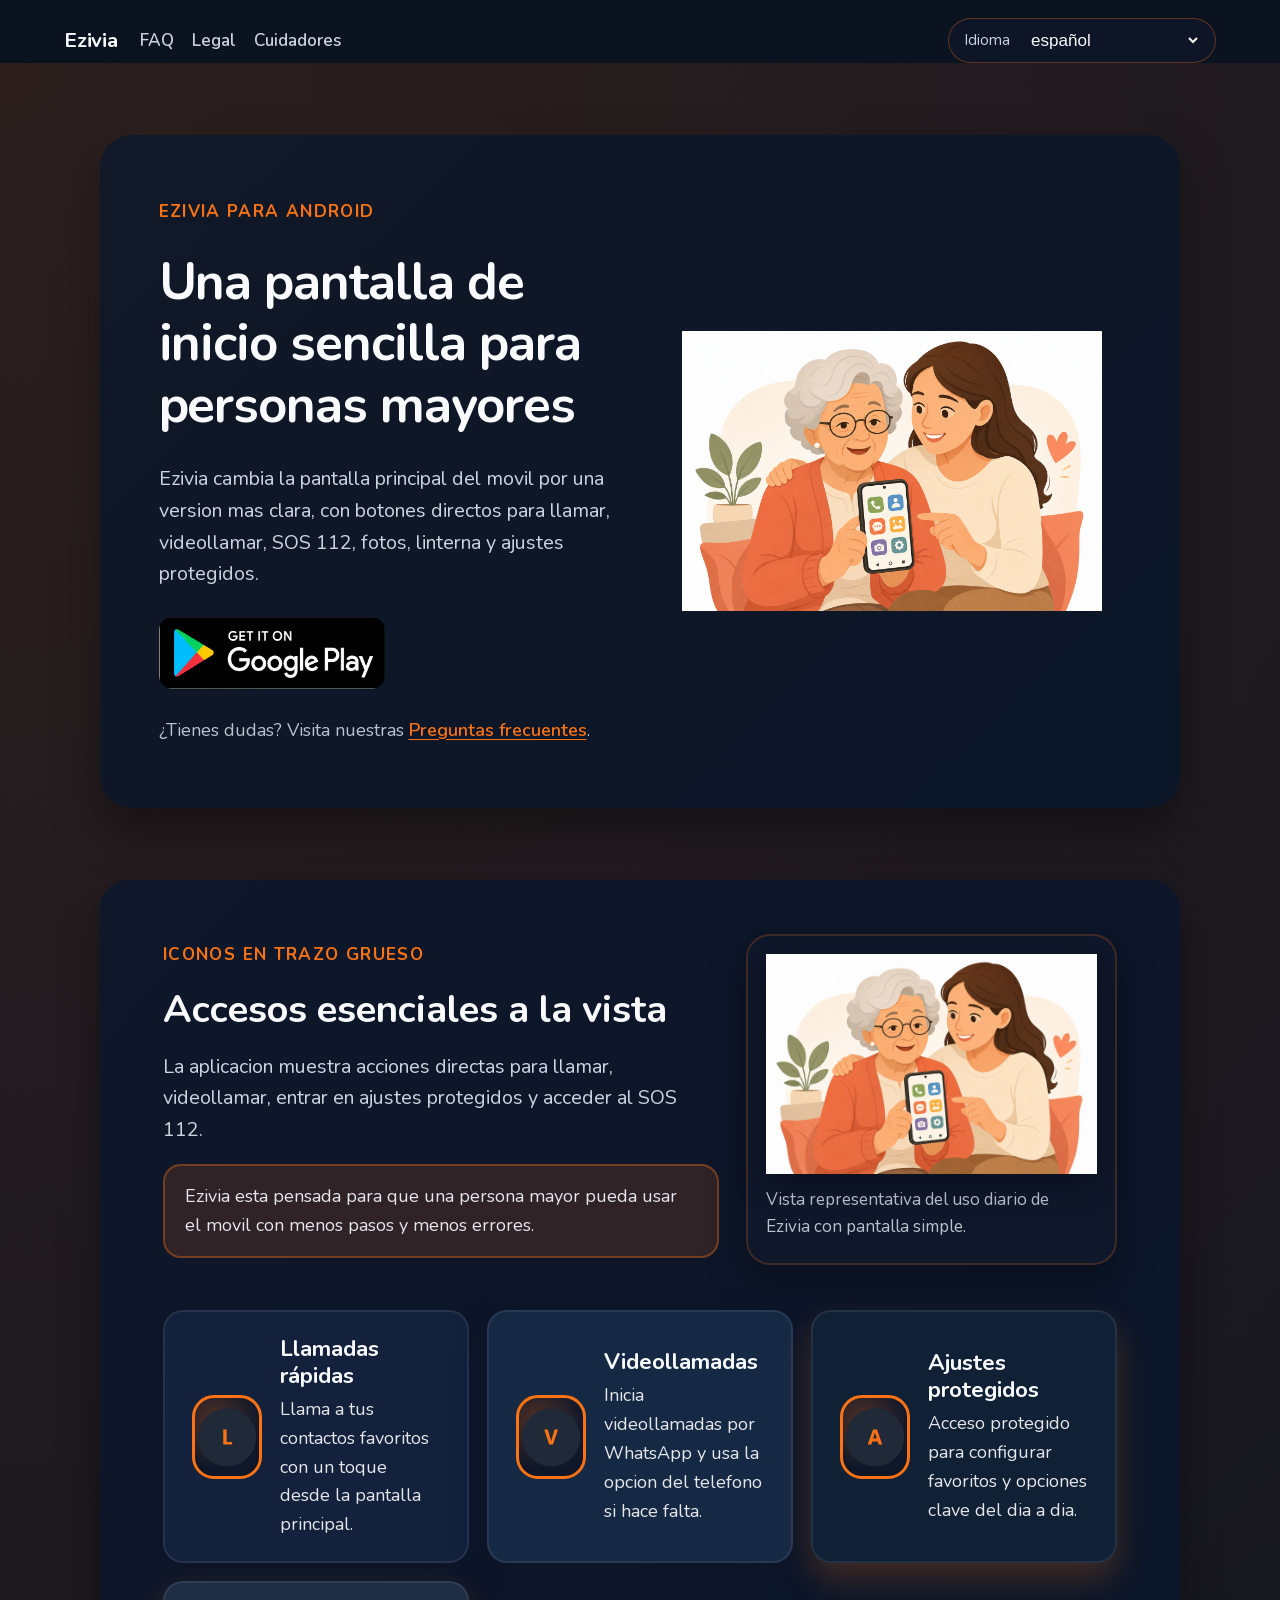
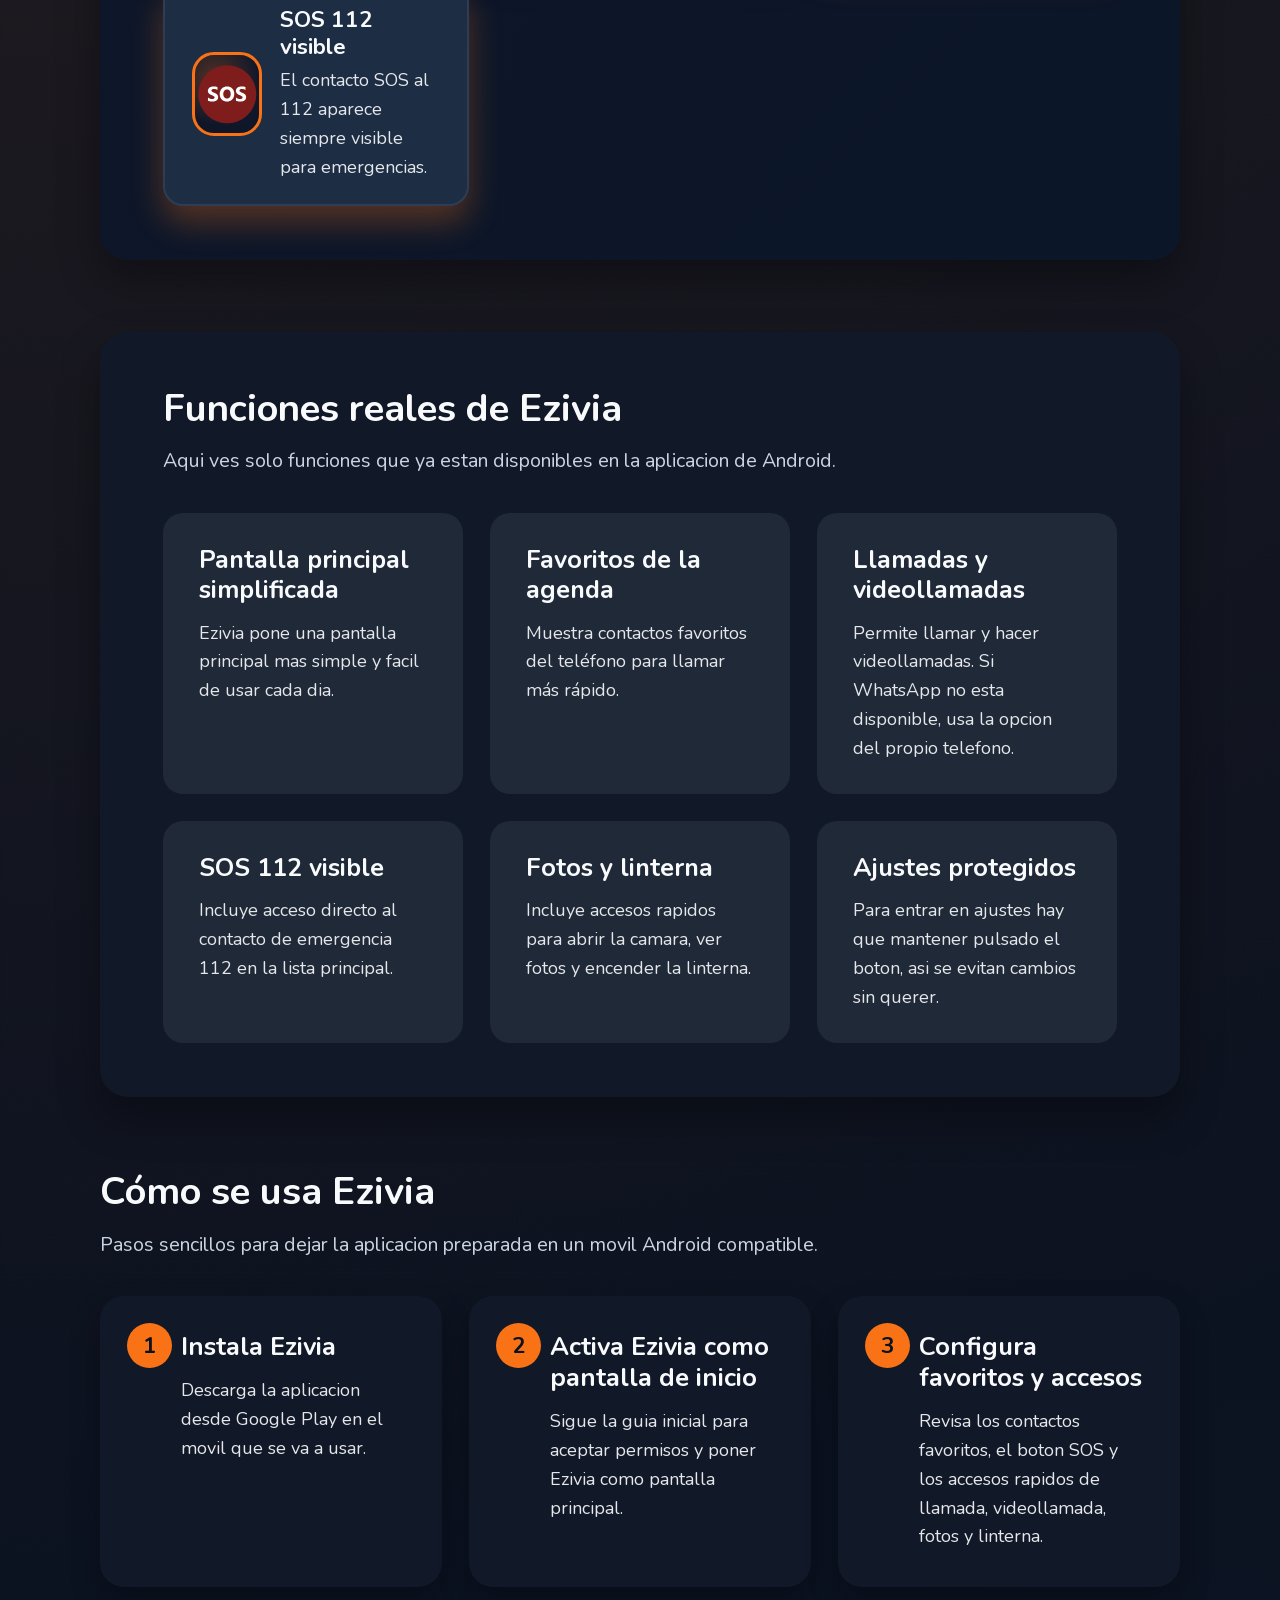
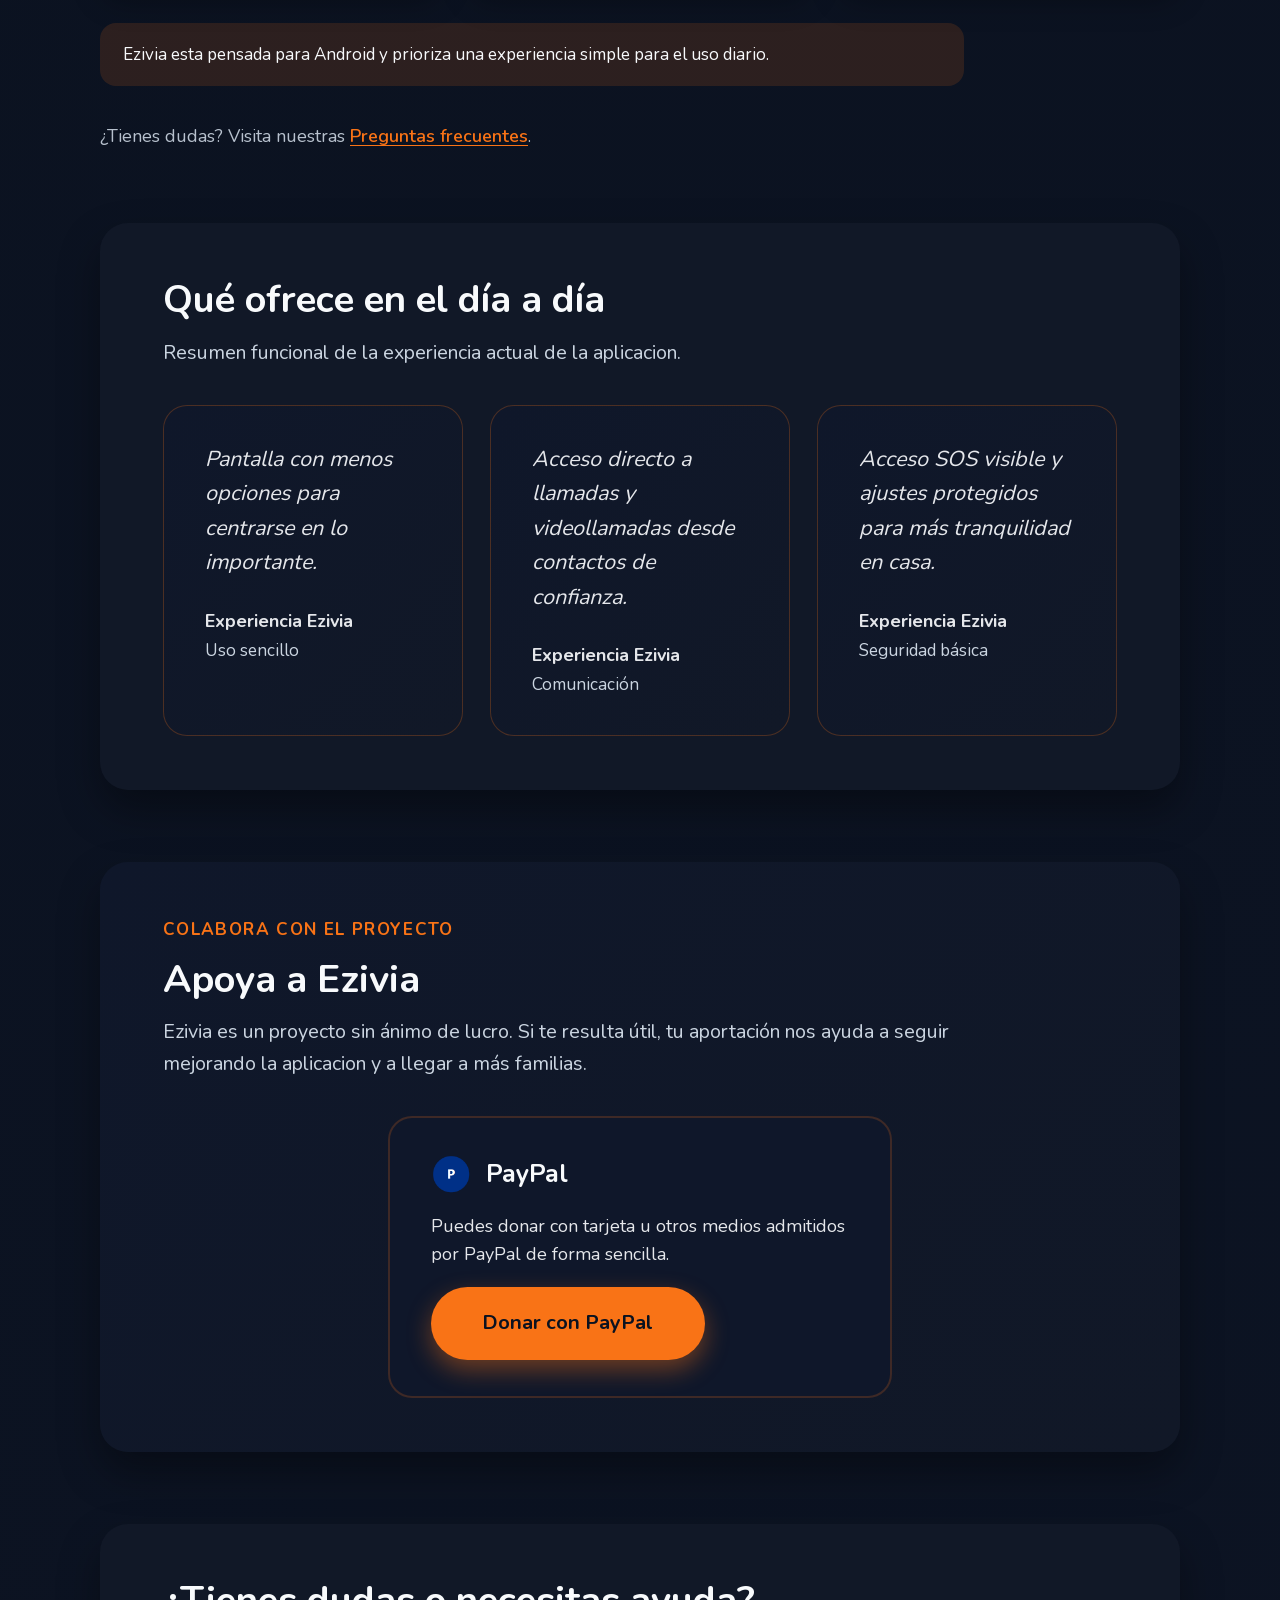
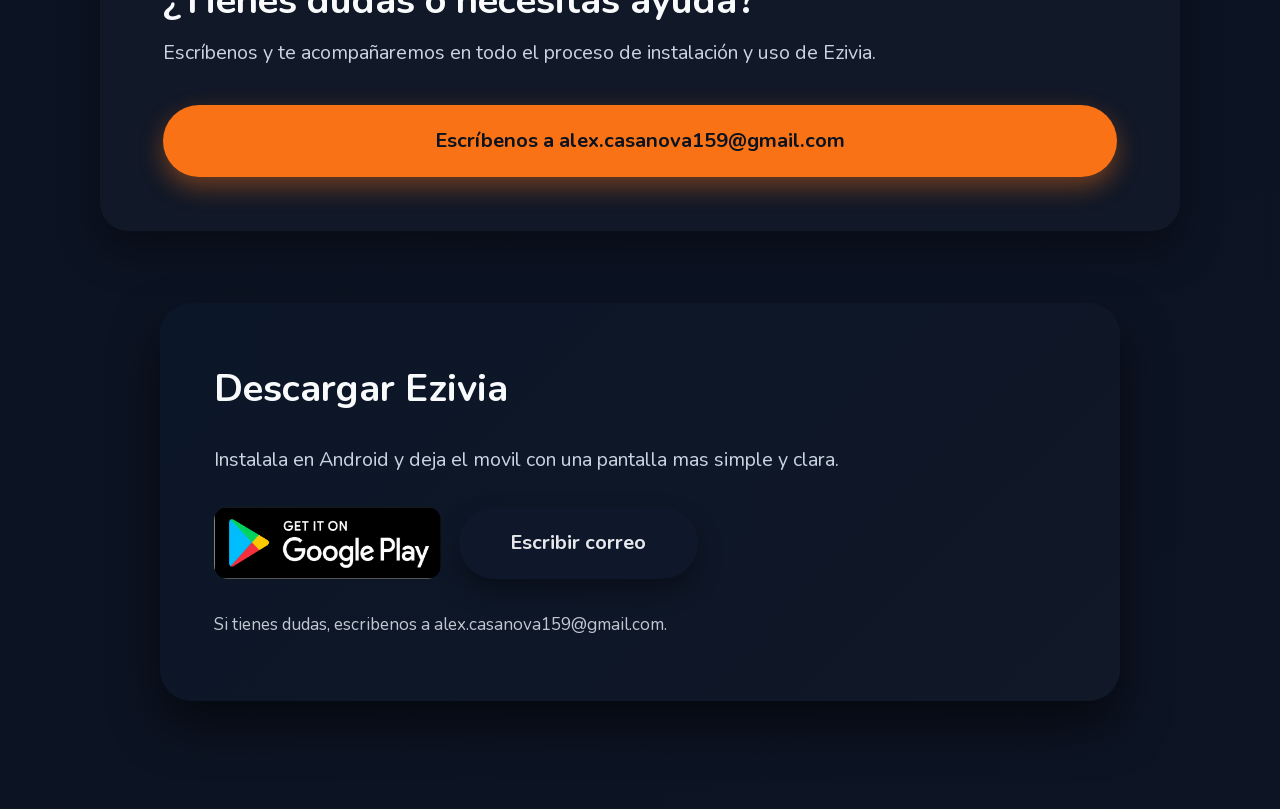
<file: index.html>
<!DOCTYPE html><html lang="es" class="nunito_4c270ad2-module__CZY4Ka__variable"><head><meta charSet="utf-8"/><meta name="viewport" content="width=device-width, initial-scale=1"/><link rel="preload" href="/_next/static/media/07454f8ad8aaac57-s.p.0tqkxa-w3pk~c.woff2" as="font" crossorigin="" type="font/woff2"/><link rel="preload" as="image" href="/illustration-care.png"/><link rel="stylesheet" href="/_next/static/chunks/0e59.xq9.gl9b.css" data-precedence="next"/><link rel="preload" as="script" fetchPriority="low" href="/_next/static/chunks/115dplafwys-z.js"/><script src="/_next/static/chunks/0pqt~8bl3ukh4.js" async=""></script><script src="/_next/static/chunks/10u3y4bw1ayzs.js" async=""></script><script src="/_next/static/chunks/0au83~zq0~0pf.js" async=""></script><script src="/_next/static/chunks/turbopack-0kknce6icackx.js" async=""></script><script src="/_next/static/chunks/0qcdlycfl4tza.js" async=""></script><script src="/_next/static/chunks/0d3shmwh5_nmn.js" async=""></script><script src="/_next/static/chunks/0688i5-yap6hx.js" async=""></script><meta name="next-size-adjust" content=""/><title>Ezivia | Móviles Android sencillos para personas mayores</title><meta name="description" content="Ezivia transforma smartphones Android en experiencias accesibles para personas mayores y sus familias, con menús claros, iconos grandes y comunicación tranquila."/><meta name="application-name" content="Ezivia"/><meta name="author" content="Equipo Ezivia"/><meta name="keywords" content="ezivia,móviles sencillos,smartphone para mayores,android accesible,apoyo para familias,tecnología inclusiva,teléfono fácil,interfaz grande,accesibilidad senior,comunicación familiar"/><meta name="creator" content="Ezivia"/><meta name="category" content="accessibility"/><link rel="canonical" href="https://www.eazivi.com/"/><meta property="og:title" content="Ezivia | Móviles Android sencillos para personas mayores"/><meta property="og:description" content="Simplificamos los móviles Android para que las personas mayores y sus familias disfruten de una experiencia tranquila, clara y segura."/><meta property="og:url" content="https://www.eazivi.com/"/><meta property="og:site_name" content="Ezivia"/><meta property="og:locale" content="es_ES"/><meta property="og:image" content="https://www.eazivi.com/illustration-care.png"/><meta property="og:image:width" content="1200"/><meta property="og:image:height" content="630"/><meta property="og:image:alt" content="Persona mayor utilizando Ezivia en un teléfono Android"/><meta property="og:type" content="website"/><meta name="twitter:card" content="summary_large_image"/><meta name="twitter:site" content="@eziviaapp"/><meta name="twitter:creator" content="@eziviaapp"/><meta name="twitter:title" content="Ezivia | Android simple para personas mayores"/><meta name="twitter:description" content="Convierte cualquier Android en un móvil sencillo y humano para personas mayores y sus familias."/><meta name="twitter:image" content="https://www.eazivi.com/illustration-care.png"/><link rel="shortcut icon" href="/favicon.svg" type="image/svg+xml" sizes="any"/><link rel="icon" href="/favicon.svg" type="image/svg+xml" sizes="any"/><link rel="apple-touch-icon" href="/touch-icon.png" type="image/png" sizes="180x180"/><script src="/_next/static/chunks/03~yq9q893hmn.js" noModule=""></script></head><body class="nunito_4c270ad2-module__CZY4Ka__className app-body"><div hidden=""><!--$--><!--/$--></div><div id="google_translate_element" class="google-translate-hidden" aria-hidden="true"></div><a class="skip-link" href="#contenido-principal">Saltar al contenido principal</a><header class="app-topbar notranslate" translate="no"><nav class="site-nav" aria-label="Navegación principal"><a class="site-nav__brand" href="/">Ezivia</a><ul class="site-nav__links"><li><a href="/faq/">FAQ</a></li><li><a href="/legal/">Legal</a></li><li><a href="/cuidadores/">Cuidadores</a></li></ul></nav><label class="language-selector notranslate" aria-label="Idioma" translate="no"><span class="language-selector__label">Idioma</span><select><option value="__system__" selected="">Sistema<!-- --> (<!-- -->español<!-- -->)</option><option value="af">Afrikaans</option><option value="am">አማርኛ</option><option value="ar">العربية</option><option value="az">azərbaycan</option><option value="be">беларуская</option><option value="bg">български</option><option value="bn">বাংলা</option><option value="bs">bosanski</option><option value="ca">català</option><option value="ceb">Cebuano</option><option value="co">corso</option><option value="cs">čeština</option><option value="cy">Cymraeg</option><option value="da">dansk</option><option value="de">Deutsch</option><option value="el">Ελληνικά</option><option value="en">English</option><option value="eo">Esperanto</option><option value="es">español</option><option value="et">eesti</option><option value="eu">euskara</option><option value="fa">فارسی</option><option value="fi">suomi</option><option value="fr">français</option><option value="fy">Frysk</option><option value="ga">Gaeilge</option><option value="gd">Gàidhlig</option><option value="gl">galego</option><option value="gu">ગુજરાતી</option><option value="ha">Hausa</option><option value="haw">ʻŌlelo Hawaiʻi</option><option value="he">עברית</option><option value="hi">हिन्दी</option><option value="hmn">hmong</option><option value="hr">hrvatski</option><option value="ht">criollo haitiano</option><option value="hu">magyar</option><option value="hy">հայերեն</option><option value="id">Indonesia</option><option value="ig">Igbo</option><option value="is">íslenska</option><option value="it">italiano</option><option value="ja">日本語</option><option value="jv">Jawa</option><option value="ka">ქართული</option><option value="kk">қазақ тілі</option><option value="km">ខ្មែរ</option><option value="kn">ಕನ್ನಡ</option><option value="ko">한국어</option><option value="ku">kurdî (kurmancî)</option><option value="ky">кыргызча</option><option value="la">latín</option><option value="lb">Lëtzebuergesch</option><option value="lo">ລາວ</option><option value="lt">lietuvių</option><option value="lv">latviešu</option><option value="mg">Malagasy</option><option value="mi">Māori</option><option value="mk">македонски</option><option value="ml">മലയാളം</option><option value="mn">монгол</option><option value="mr">मराठी</option><option value="ms">Melayu</option><option value="mt">Malti</option><option value="my">မြန်မာ</option><option value="ne">नेपाली</option><option value="nl">Nederlands</option><option value="no">norsk</option><option value="or">ଓଡ଼ିଆ</option><option value="pa">ਪੰਜਾਬੀ</option><option value="pl">polski</option><option value="ps">پښتو</option><option value="pt">português</option><option value="ro">română</option><option value="ru">русский</option><option value="rw">Ikinyarwanda</option><option value="sd">سنڌي</option><option value="si">සිංහල</option><option value="sk">slovenčina</option><option value="sl">slovenščina</option><option value="sm">samoano</option><option value="sn">chiShona</option><option value="so">Soomaali</option><option value="sq">shqip</option><option value="sr">српски</option><option value="st">Sesotho</option><option value="su">Basa Sunda</option><option value="sv">svenska</option><option value="sw">Kiswahili</option><option value="ta">தமிழ்</option><option value="te">తెలుగు</option><option value="tg">тоҷикӣ</option><option value="th">ไทย</option><option value="tk">türkmen dili</option><option value="tl">Filipino</option><option value="tr">Türkçe</option><option value="tt">татар</option><option value="ug">ئۇيغۇرچە</option><option value="uk">українська</option><option value="ur">اردو</option><option value="uz">o‘zbek</option><option value="vi">Tiếng Việt</option><option value="xh">IsiXhosa</option><option value="yi">ייִדיש</option><option value="yo">Èdè Yorùbá</option><option value="zh-CN">中文 (中国)</option><option value="zh-TW">中文 (台灣)</option><option value="zu">isiZulu</option></select></label></header><div id="contenido-principal" class="app-shell"><main class="home-page"><section id="inicio" class="section hero" aria-labelledby="hero-title" aria-describedby="hero-description"><div class="hero__content"><p class="section__eyebrow">Ezivia para Android</p><h1 id="hero-title">Una pantalla de inicio sencilla para personas mayores</h1><p id="hero-description" class="section__description">Ezivia cambia la pantalla principal del movil por una version mas clara, con botones directos para llamar, videollamar, SOS 112, fotos, linterna y ajustes protegidos.</p><div class="hero__actions"><a class="google-play-badge" href="https://play.google.com/store/apps/details?id=com.ezivia.app" target="_blank" rel="noopener noreferrer" aria-label="Descargar Ezivia en Google Play"><img alt="Disponible en Google Play" loading="lazy" width="240" height="72" decoding="async" data-nimg="1" style="color:transparent" src="/google-play-badge-clean.png"/></a></div><p class="hero__support">¿Tienes dudas? Visita nuestras<!-- --> <a class="inline-link" href="/faq/">Preguntas frecuentes</a>.</p></div><div class="hero__media"><img alt="Persona mayor usando Ezivia en un teléfono Android" width="460" height="420" decoding="async" data-nimg="1" style="color:transparent" src="/illustration-care.png"/></div></section><section id="accesos-esenciales" class="section section--surface action-panel" aria-labelledby="actions-title" aria-describedby="actions-description"><div class="action-panel__layout"><div class="action-panel__intro"><p class="section__eyebrow">Iconos en trazo grueso</p><h2 id="actions-title">Accesos esenciales a la vista</h2><p id="actions-description" class="section__description">La aplicacion muestra acciones directas para llamar, videollamar, entrar en ajustes protegidos y acceder al SOS 112.</p><p class="action-panel__note">Ezivia esta pensada para que una persona mayor pueda usar el movil con menos pasos y menos errores.</p></div><div class="action-panel__illustration" aria-hidden="true"><img alt="" loading="lazy" width="620" height="430" decoding="async" data-nimg="1" class="action-panel__illustration-figure" style="color:transparent" src="/illustration-care.png"/><p class="action-panel__caption">Vista representativa del uso diario de Ezivia con pantalla simple.</p></div></div><div class="action-panel__grid" role="list"><article class="action-panel__card" role="listitem" style="background:#13213c;box-shadow:0 16px 32px rgba(15, 23, 42, 0.55)"><span class="action-panel__icon" aria-hidden="true"><img alt="" loading="lazy" width="64" height="64" decoding="async" data-nimg="1" class="action-panel__icon-png" style="color:transparent" src="/icon-call.png"/></span><div class="action-panel__content"><h3>Llamadas rápidas</h3><p>Llama a tus contactos favoritos con un toque desde la pantalla principal.</p></div></article><article class="action-panel__card" role="listitem" style="background:#162944;box-shadow:0 16px 32px rgba(15, 23, 42, 0.45)"><span class="action-panel__icon" aria-hidden="true"><img alt="" loading="lazy" width="64" height="64" decoding="async" data-nimg="1" class="action-panel__icon-png" style="color:transparent" src="/icon-video.png"/></span><div class="action-panel__content"><h3>Videollamadas</h3><p>Inicia videollamadas por WhatsApp y usa la opcion del telefono si hace falta.</p></div></article><article class="action-panel__card" role="listitem" style="background:#102035;box-shadow:0 16px 32px rgba(249, 115, 22, 0.22)"><span class="action-panel__icon" aria-hidden="true"><img alt="" loading="lazy" width="64" height="64" decoding="async" data-nimg="1" class="action-panel__icon-png" style="color:transparent" src="/icon-settings.png"/></span><div class="action-panel__content"><h3>Ajustes protegidos</h3><p>Acceso protegido para configurar favoritos y opciones clave del dia a dia.</p></div></article><article class="action-panel__card" role="listitem" style="background:#1c2d44;box-shadow:0 16px 32px rgba(249, 115, 22, 0.3)"><span class="action-panel__icon" aria-hidden="true"><img alt="" loading="lazy" width="64" height="64" decoding="async" data-nimg="1" class="action-panel__icon-png" style="color:transparent" src="/icon-sos.png"/></span><div class="action-panel__content"><h3>SOS 112 visible</h3><p>El contacto SOS al 112 aparece siempre visible para emergencias.</p></div></article></div></section><section id="beneficios" class="section section--surface" aria-labelledby="benefits-title" aria-describedby="benefits-description"><div class="section__header"><h2 id="benefits-title">Funciones reales de Ezivia</h2><p id="benefits-description" class="section__description">Aqui ves solo funciones que ya estan disponibles en la aplicacion de Android.</p></div><div class="card-grid" role="list"><article class="card" role="listitem"><h3>Pantalla principal simplificada</h3><p>Ezivia pone una pantalla principal mas simple y facil de usar cada dia.</p></article><article class="card" role="listitem"><h3>Favoritos de la agenda</h3><p>Muestra contactos favoritos del teléfono para llamar más rápido.</p></article><article class="card" role="listitem"><h3>Llamadas y videollamadas</h3><p>Permite llamar y hacer videollamadas. Si WhatsApp no esta disponible, usa la opcion del propio telefono.</p></article><article class="card" role="listitem"><h3>SOS 112 visible</h3><p>Incluye acceso directo al contacto de emergencia 112 en la lista principal.</p></article><article class="card" role="listitem"><h3>Fotos y linterna</h3><p>Incluye accesos rapidos para abrir la camara, ver fotos y encender la linterna.</p></article><article class="card" role="listitem"><h3>Ajustes protegidos</h3><p>Para entrar en ajustes hay que mantener pulsado el boton, asi se evitan cambios sin querer.</p></article></div></section><section id="como-funciona" class="section" aria-labelledby="how-title" aria-describedby="how-description"><div class="section__header"><h2 id="how-title">Cómo se usa Ezivia</h2><p id="how-description" class="section__description">Pasos sencillos para dejar la aplicacion preparada en un movil Android compatible.</p></div><ol class="step-list"><li class="step-list__item"><h3>Instala Ezivia</h3><p>Descarga la aplicacion desde Google Play en el movil que se va a usar.</p></li><li class="step-list__item"><h3>Activa Ezivia como pantalla de inicio</h3><p>Sigue la guia inicial para aceptar permisos y poner Ezivia como pantalla principal.</p></li><li class="step-list__item"><h3>Configura favoritos y accesos</h3><p>Revisa los contactos favoritos, el boton SOS y los accesos rapidos de llamada, videollamada, fotos y linterna.</p></li></ol><p class="section__note" role="note">Ezivia esta pensada para Android y prioriza una experiencia simple para el uso diario.</p><p class="section__support">¿Tienes dudas? Visita nuestras<!-- --> <a class="inline-link" href="/faq/">Preguntas frecuentes</a>.</p></section><section id="testimonios" class="section section--surface" aria-labelledby="testimonials-title" aria-describedby="testimonials-description"><div class="section__header"><h2 id="testimonials-title">Qué ofrece en el día a día</h2><p id="testimonials-description" class="section__description">Resumen funcional de la experiencia actual de la aplicacion.</p></div><div class="testimonial-grid" role="list"><figure class="testimonial" role="listitem"><blockquote><p>Pantalla con menos opciones para centrarse en lo importante.</p></blockquote><figcaption><span class="testimonial__author">Experiencia Ezivia</span><span class="testimonial__role">Uso sencillo</span></figcaption></figure><figure class="testimonial" role="listitem"><blockquote><p>Acceso directo a llamadas y videollamadas desde contactos de confianza.</p></blockquote><figcaption><span class="testimonial__author">Experiencia Ezivia</span><span class="testimonial__role">Comunicación</span></figcaption></figure><figure class="testimonial" role="listitem"><blockquote><p>Acceso SOS visible y ajustes protegidos para más tranquilidad en casa.</p></blockquote><figcaption><span class="testimonial__author">Experiencia Ezivia</span><span class="testimonial__role">Seguridad básica</span></figcaption></figure></div></section><section id="donaciones" class="section section--surface donate" aria-labelledby="donate-title" aria-describedby="donate-description"><div class="section__header"><p class="section__eyebrow">Colabora con el proyecto</p><h2 id="donate-title">Apoya a Ezivia</h2><p id="donate-description" class="section__description">Ezivia es un proyecto sin ánimo de lucro. Si te resulta útil, tu aportación nos ayuda a seguir mejorando la aplicacion y a llegar a más familias.</p></div><div class="donate__grid"><article class="donate__card"><div class="donate__card-header"><img alt="" loading="lazy" width="40" height="40" decoding="async" data-nimg="1" class="donate__icon" style="color:transparent" src="/icon-paypal.png"/><h3>PayPal</h3></div><p>Puedes donar con tarjeta u otros medios admitidos por PayPal de forma sencilla.</p><a class="cta-button cta-button--primary donate__paypal-btn" href="https://paypal.me/alkalo98" target="_blank" rel="noopener noreferrer" aria-label="Donar con PayPal (se abre en nueva pestaña)">Donar con PayPal</a></article></div></section><section id="contacto" class="section section--surface" aria-labelledby="contact-title" aria-describedby="contact-description"><div class="section__header"><h2 id="contact-title">¿Tienes dudas o necesitas ayuda?</h2><p id="contact-description" class="section__description">Escríbenos y te acompañaremos en todo el proceso de instalación y uso de Ezivia.</p></div><a class="cta-button cta-button--primary" href="mailto:alex.casanova159@gmail.com?subject=Consulta%20sobre%20Ezivia" aria-label="Enviar correo a alex.casanova159@gmail.com">Escríbenos a alex.casanova159@gmail.com</a></section><section id="descarga" class="section cta" aria-labelledby="cta-title" aria-describedby="cta-description"><div class="cta__card"><h2 id="cta-title">Descargar Ezivia</h2><p id="cta-description" class="section__description">Instalala en Android y deja el movil con una pantalla mas simple y clara.</p><div class="cta__actions"><a class="google-play-badge" href="https://play.google.com/store/apps/details?id=com.ezivia.app" target="_blank" rel="noopener noreferrer" aria-label="Descargar Ezivia en Google Play"><img alt="Disponible en Google Play" loading="lazy" width="240" height="72" decoding="async" data-nimg="1" style="color:transparent" src="/google-play-badge-clean.png"/></a><a class="cta-button cta-button--secondary" href="mailto:alex.casanova159@gmail.com?subject=Dudas%20sobre%20Ezivia" aria-label="Escribir correo a alex.casanova159@gmail.com">Escribir correo</a></div><p class="cta__footnote">Si tienes dudas, escribenos a alex.casanova159@gmail.com.</p></div></section></main><!--$--><!--/$--></div><script src="/_next/static/chunks/115dplafwys-z.js" id="_R_" async=""></script><script>(self.__next_f=self.__next_f||[]).push([0])</script><script>self.__next_f.push([1,"1:\"$Sreact.fragment\"\n2:I[22076,[\"/_next/static/chunks/0qcdlycfl4tza.js\",\"/_next/static/chunks/0d3shmwh5_nmn.js\"],\"I18nProvider\"]\n3:I[22575,[\"/_next/static/chunks/0qcdlycfl4tza.js\",\"/_next/static/chunks/0d3shmwh5_nmn.js\"],\"AppChrome\"]\n4:I[39756,[\"/_next/static/chunks/0qcdlycfl4tza.js\",\"/_next/static/chunks/0d3shmwh5_nmn.js\"],\"default\"]\n5:I[37457,[\"/_next/static/chunks/0qcdlycfl4tza.js\",\"/_next/static/chunks/0d3shmwh5_nmn.js\"],\"default\"]\n6:I[47257,[\"/_next/static/chunks/0qcdlycfl4tza.js\",\"/_next/static/chunks/0d3shmwh5_nmn.js\"],\"ClientPageRoot\"]\n7:I[31713,[\"/_next/static/chunks/0qcdlycfl4tza.js\",\"/_next/static/chunks/0d3shmwh5_nmn.js\",\"/_next/static/chunks/0688i5-yap6hx.js\"],\"default\"]\na:I[97367,[\"/_next/static/chunks/0qcdlycfl4tza.js\",\"/_next/static/chunks/0d3shmwh5_nmn.js\"],\"OutletBoundary\"]\nb:\"$Sreact.suspense\"\nd:I[97367,[\"/_next/static/chunks/0qcdlycfl4tza.js\",\"/_next/static/chunks/0d3shmwh5_nmn.js\"],\"ViewportBoundary\"]\nf:I[97367,[\"/_next/static/chunks/0qcdlycfl4tza.js\",\"/_next/static/chunks/0d3shmwh5_nmn.js\"],\"MetadataBoundary\"]\n11:I[68027,[\"/_next/static/chunks/0qcdlycfl4tza.js\",\"/_next/static/chunks/0d3shmwh5_nmn.js\"],\"default\",1]\n:HL[\"/_next/static/chunks/0e59.xq9.gl9b.css\",\"style\"]\n:HL[\"/_next/static/media/07454f8ad8aaac57-s.p.0tqkxa-w3pk~c.woff2\",\"font\",{\"crossOrigin\":\"\",\"type\":\"font/woff2\"}]\n"])</script><script>self.__next_f.push([1,"0:{\"P\":null,\"c\":[\"\",\"\"],\"q\":\"\",\"i\":false,\"f\":[[[\"\",{\"children\":[\"__PAGE__\",{}]},\"$undefined\",\"$undefined\",16],[[\"$\",\"$1\",\"c\",{\"children\":[[[\"$\",\"link\",\"0\",{\"rel\":\"stylesheet\",\"href\":\"/_next/static/chunks/0e59.xq9.gl9b.css\",\"precedence\":\"next\",\"crossOrigin\":\"$undefined\",\"nonce\":\"$undefined\"}],[\"$\",\"script\",\"script-0\",{\"src\":\"/_next/static/chunks/0qcdlycfl4tza.js\",\"async\":true,\"nonce\":\"$undefined\"}],[\"$\",\"script\",\"script-1\",{\"src\":\"/_next/static/chunks/0d3shmwh5_nmn.js\",\"async\":true,\"nonce\":\"$undefined\"}]],[\"$\",\"html\",null,{\"lang\":\"es\",\"className\":\"nunito_4c270ad2-module__CZY4Ka__variable\",\"children\":[\"$\",\"body\",null,{\"className\":\"nunito_4c270ad2-module__CZY4Ka__className app-body\",\"children\":[\"$\",\"$L2\",null,{\"children\":[\"$\",\"$L3\",null,{\"children\":[\"$\",\"$L4\",null,{\"parallelRouterKey\":\"children\",\"error\":\"$undefined\",\"errorStyles\":\"$undefined\",\"errorScripts\":\"$undefined\",\"template\":[\"$\",\"$L5\",null,{}],\"templateStyles\":\"$undefined\",\"templateScripts\":\"$undefined\",\"notFound\":[[[\"$\",\"title\",null,{\"children\":\"404: This page could not be found.\"}],[\"$\",\"div\",null,{\"style\":{\"fontFamily\":\"system-ui,\\\"Segoe UI\\\",Roboto,Helvetica,Arial,sans-serif,\\\"Apple Color Emoji\\\",\\\"Segoe UI Emoji\\\"\",\"height\":\"100vh\",\"textAlign\":\"center\",\"display\":\"flex\",\"flexDirection\":\"column\",\"alignItems\":\"center\",\"justifyContent\":\"center\"},\"children\":[\"$\",\"div\",null,{\"children\":[[\"$\",\"style\",null,{\"dangerouslySetInnerHTML\":{\"__html\":\"body{color:#000;background:#fff;margin:0}.next-error-h1{border-right:1px solid rgba(0,0,0,.3)}@media (prefers-color-scheme:dark){body{color:#fff;background:#000}.next-error-h1{border-right:1px solid rgba(255,255,255,.3)}}\"}}],[\"$\",\"h1\",null,{\"className\":\"next-error-h1\",\"style\":{\"display\":\"inline-block\",\"margin\":\"0 20px 0 0\",\"padding\":\"0 23px 0 0\",\"fontSize\":24,\"fontWeight\":500,\"verticalAlign\":\"top\",\"lineHeight\":\"49px\"},\"children\":404}],[\"$\",\"div\",null,{\"style\":{\"display\":\"inline-block\"},\"children\":[\"$\",\"h2\",null,{\"style\":{\"fontSize\":14,\"fontWeight\":400,\"lineHeight\":\"49px\",\"margin\":0},\"children\":\"This page could not be found.\"}]}]]}]}]],[]],\"forbidden\":\"$undefined\",\"unauthorized\":\"$undefined\"}]}]}]}]}]]}],{\"children\":[[\"$\",\"$1\",\"c\",{\"children\":[[\"$\",\"$L6\",null,{\"Component\":\"$7\",\"serverProvidedParams\":{\"searchParams\":{},\"params\":{},\"promises\":[\"$@8\",\"$@9\"]}}],[[\"$\",\"script\",\"script-0\",{\"src\":\"/_next/static/chunks/0688i5-yap6hx.js\",\"async\":true,\"nonce\":\"$undefined\"}]],[\"$\",\"$La\",null,{\"children\":[\"$\",\"$b\",null,{\"name\":\"Next.MetadataOutlet\",\"children\":\"$@c\"}]}]]}],{},null,false,null]},null,false,null],[\"$\",\"$1\",\"h\",{\"children\":[null,[\"$\",\"$Ld\",null,{\"children\":\"$Le\"}],[\"$\",\"div\",null,{\"hidden\":true,\"children\":[\"$\",\"$Lf\",null,{\"children\":[\"$\",\"$b\",null,{\"name\":\"Next.Metadata\",\"children\":\"$L10\"}]}]}],[\"$\",\"meta\",null,{\"name\":\"next-size-adjust\",\"content\":\"\"}]]}],false]],\"m\":\"$undefined\",\"G\":[\"$11\",[[\"$\",\"link\",\"0\",{\"rel\":\"stylesheet\",\"href\":\"/_next/static/chunks/0e59.xq9.gl9b.css\",\"precedence\":\"next\",\"crossOrigin\":\"$undefined\",\"nonce\":\"$undefined\"}]]],\"S\":true,\"h\":null,\"s\":\"$undefined\",\"l\":\"$undefined\",\"p\":\"$undefined\",\"d\":\"$undefined\",\"b\":\"jOdP-XooW4DCaZ9waohwV\"}\n"])</script><script>self.__next_f.push([1,"8:{}\n9:\"$0:f:0:1:1:children:0:props:children:0:props:serverProvidedParams:params\"\n"])</script><script>self.__next_f.push([1,"e:[[\"$\",\"meta\",\"0\",{\"charSet\":\"utf-8\"}],[\"$\",\"meta\",\"1\",{\"name\":\"viewport\",\"content\":\"width=device-width, initial-scale=1\"}]]\n"])</script><script>self.__next_f.push([1,"12:I[27201,[\"/_next/static/chunks/0qcdlycfl4tza.js\",\"/_next/static/chunks/0d3shmwh5_nmn.js\"],\"IconMark\"]\nc:null\n"])</script><script>self.__next_f.push([1,"10:[[\"$\",\"title\",\"0\",{\"children\":\"Ezivia | Móviles Android sencillos para personas mayores\"}],[\"$\",\"meta\",\"1\",{\"name\":\"description\",\"content\":\"Ezivia transforma smartphones Android en experiencias accesibles para personas mayores y sus familias, con menús claros, iconos grandes y comunicación tranquila.\"}],[\"$\",\"meta\",\"2\",{\"name\":\"application-name\",\"content\":\"Ezivia\"}],[\"$\",\"meta\",\"3\",{\"name\":\"author\",\"content\":\"Equipo Ezivia\"}],[\"$\",\"meta\",\"4\",{\"name\":\"keywords\",\"content\":\"ezivia,móviles sencillos,smartphone para mayores,android accesible,apoyo para familias,tecnología inclusiva,teléfono fácil,interfaz grande,accesibilidad senior,comunicación familiar\"}],[\"$\",\"meta\",\"5\",{\"name\":\"creator\",\"content\":\"Ezivia\"}],[\"$\",\"meta\",\"6\",{\"name\":\"category\",\"content\":\"accessibility\"}],[\"$\",\"link\",\"7\",{\"rel\":\"canonical\",\"href\":\"https://www.eazivi.com/\"}],[\"$\",\"meta\",\"8\",{\"property\":\"og:title\",\"content\":\"Ezivia | Móviles Android sencillos para personas mayores\"}],[\"$\",\"meta\",\"9\",{\"property\":\"og:description\",\"content\":\"Simplificamos los móviles Android para que las personas mayores y sus familias disfruten de una experiencia tranquila, clara y segura.\"}],[\"$\",\"meta\",\"10\",{\"property\":\"og:url\",\"content\":\"https://www.eazivi.com/\"}],[\"$\",\"meta\",\"11\",{\"property\":\"og:site_name\",\"content\":\"Ezivia\"}],[\"$\",\"meta\",\"12\",{\"property\":\"og:locale\",\"content\":\"es_ES\"}],[\"$\",\"meta\",\"13\",{\"property\":\"og:image\",\"content\":\"https://www.eazivi.com/illustration-care.png\"}],[\"$\",\"meta\",\"14\",{\"property\":\"og:image:width\",\"content\":\"1200\"}],[\"$\",\"meta\",\"15\",{\"property\":\"og:image:height\",\"content\":\"630\"}],[\"$\",\"meta\",\"16\",{\"property\":\"og:image:alt\",\"content\":\"Persona mayor utilizando Ezivia en un teléfono Android\"}],[\"$\",\"meta\",\"17\",{\"property\":\"og:type\",\"content\":\"website\"}],[\"$\",\"meta\",\"18\",{\"name\":\"twitter:card\",\"content\":\"summary_large_image\"}],[\"$\",\"meta\",\"19\",{\"name\":\"twitter:site\",\"content\":\"@eziviaapp\"}],[\"$\",\"meta\",\"20\",{\"name\":\"twitter:creator\",\"content\":\"@eziviaapp\"}],[\"$\",\"meta\",\"21\",{\"name\":\"twitter:title\",\"content\":\"Ezivia | Android simple para personas mayores\"}],[\"$\",\"meta\",\"22\",{\"name\":\"twitter:description\",\"content\":\"Convierte cualquier Android en un móvil sencillo y humano para personas mayores y sus familias.\"}],[\"$\",\"meta\",\"23\",{\"name\":\"twitter:image\",\"content\":\"https://www.eazivi.com/illustration-care.png\"}],[\"$\",\"link\",\"24\",{\"rel\":\"shortcut icon\",\"href\":\"/favicon.svg\",\"type\":\"image/svg+xml\",\"sizes\":\"any\"}],[\"$\",\"link\",\"25\",{\"rel\":\"icon\",\"href\":\"/favicon.svg\",\"type\":\"image/svg+xml\",\"sizes\":\"any\"}],[\"$\",\"link\",\"26\",{\"rel\":\"apple-touch-icon\",\"href\":\"/touch-icon.png\",\"type\":\"image/png\",\"sizes\":\"180x180\"}],[\"$\",\"$L12\",\"27\",{}]]\n"])</script></body></html>
</file>
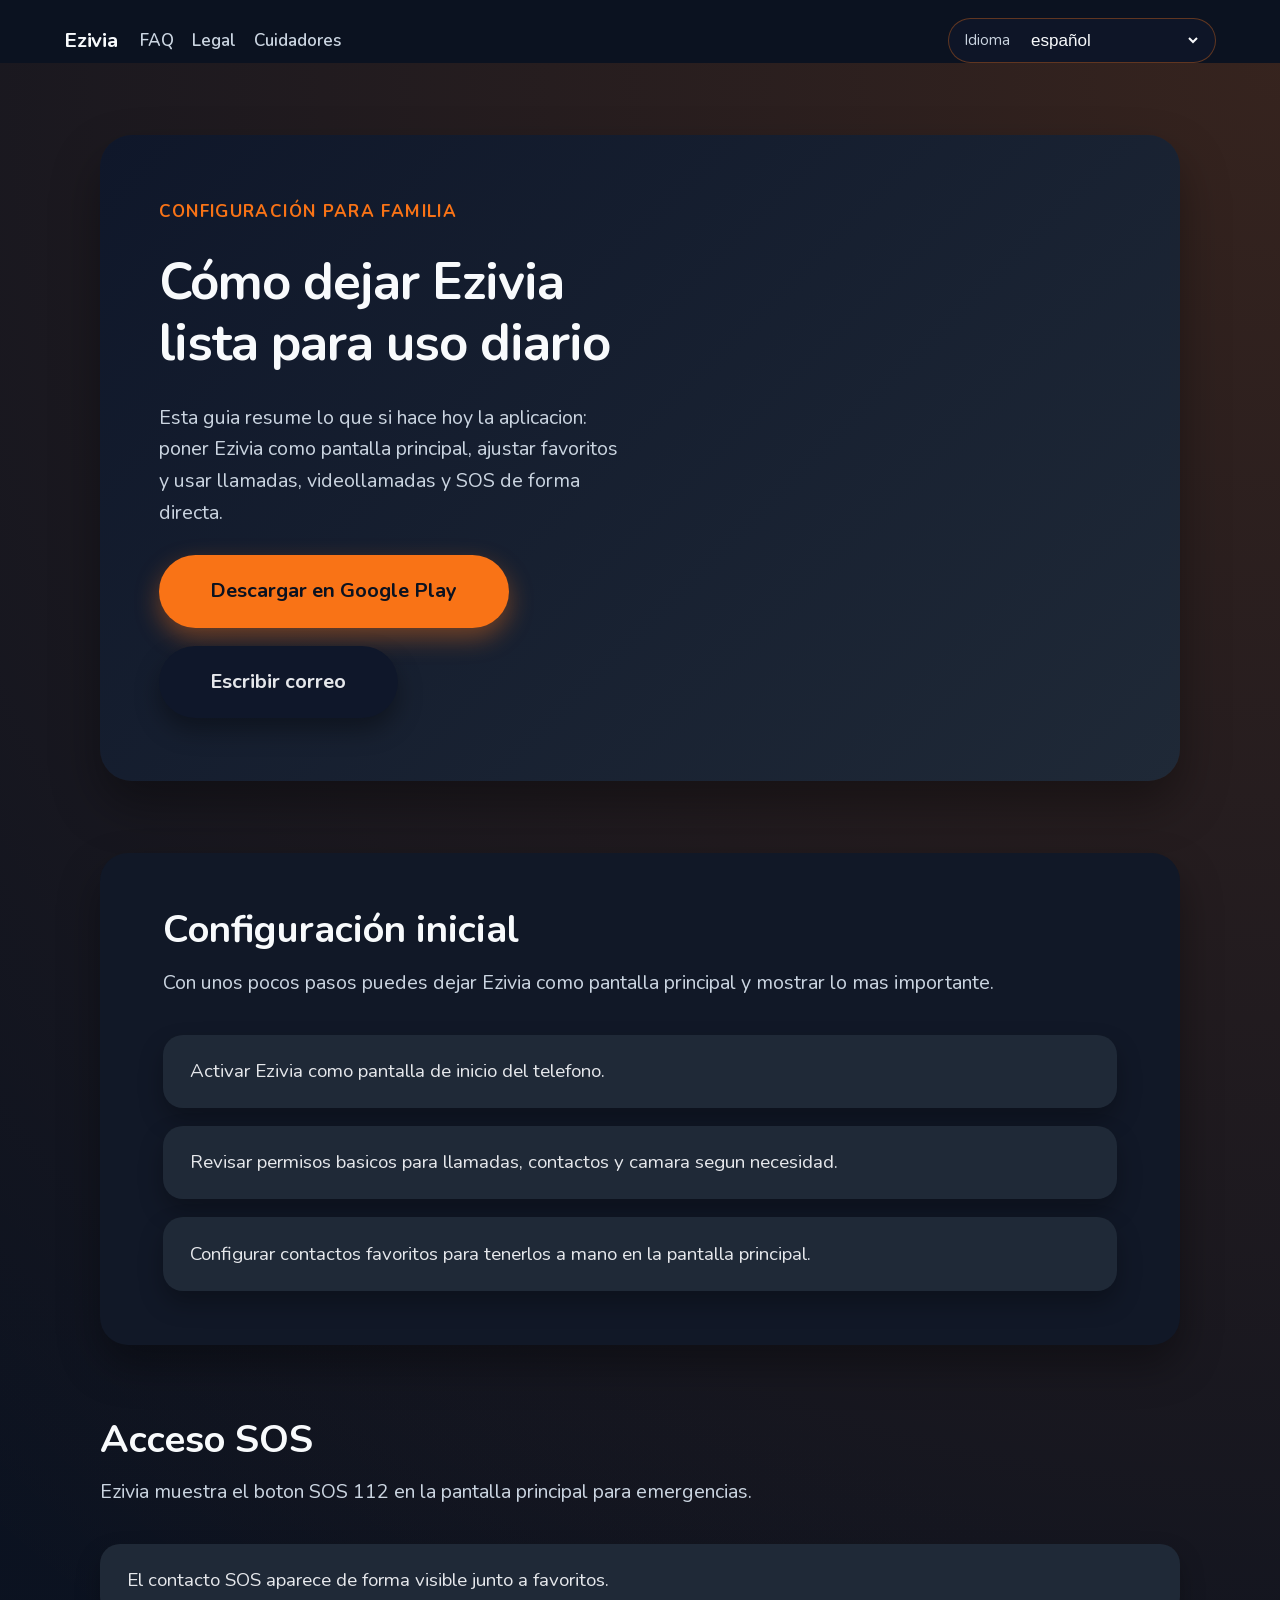
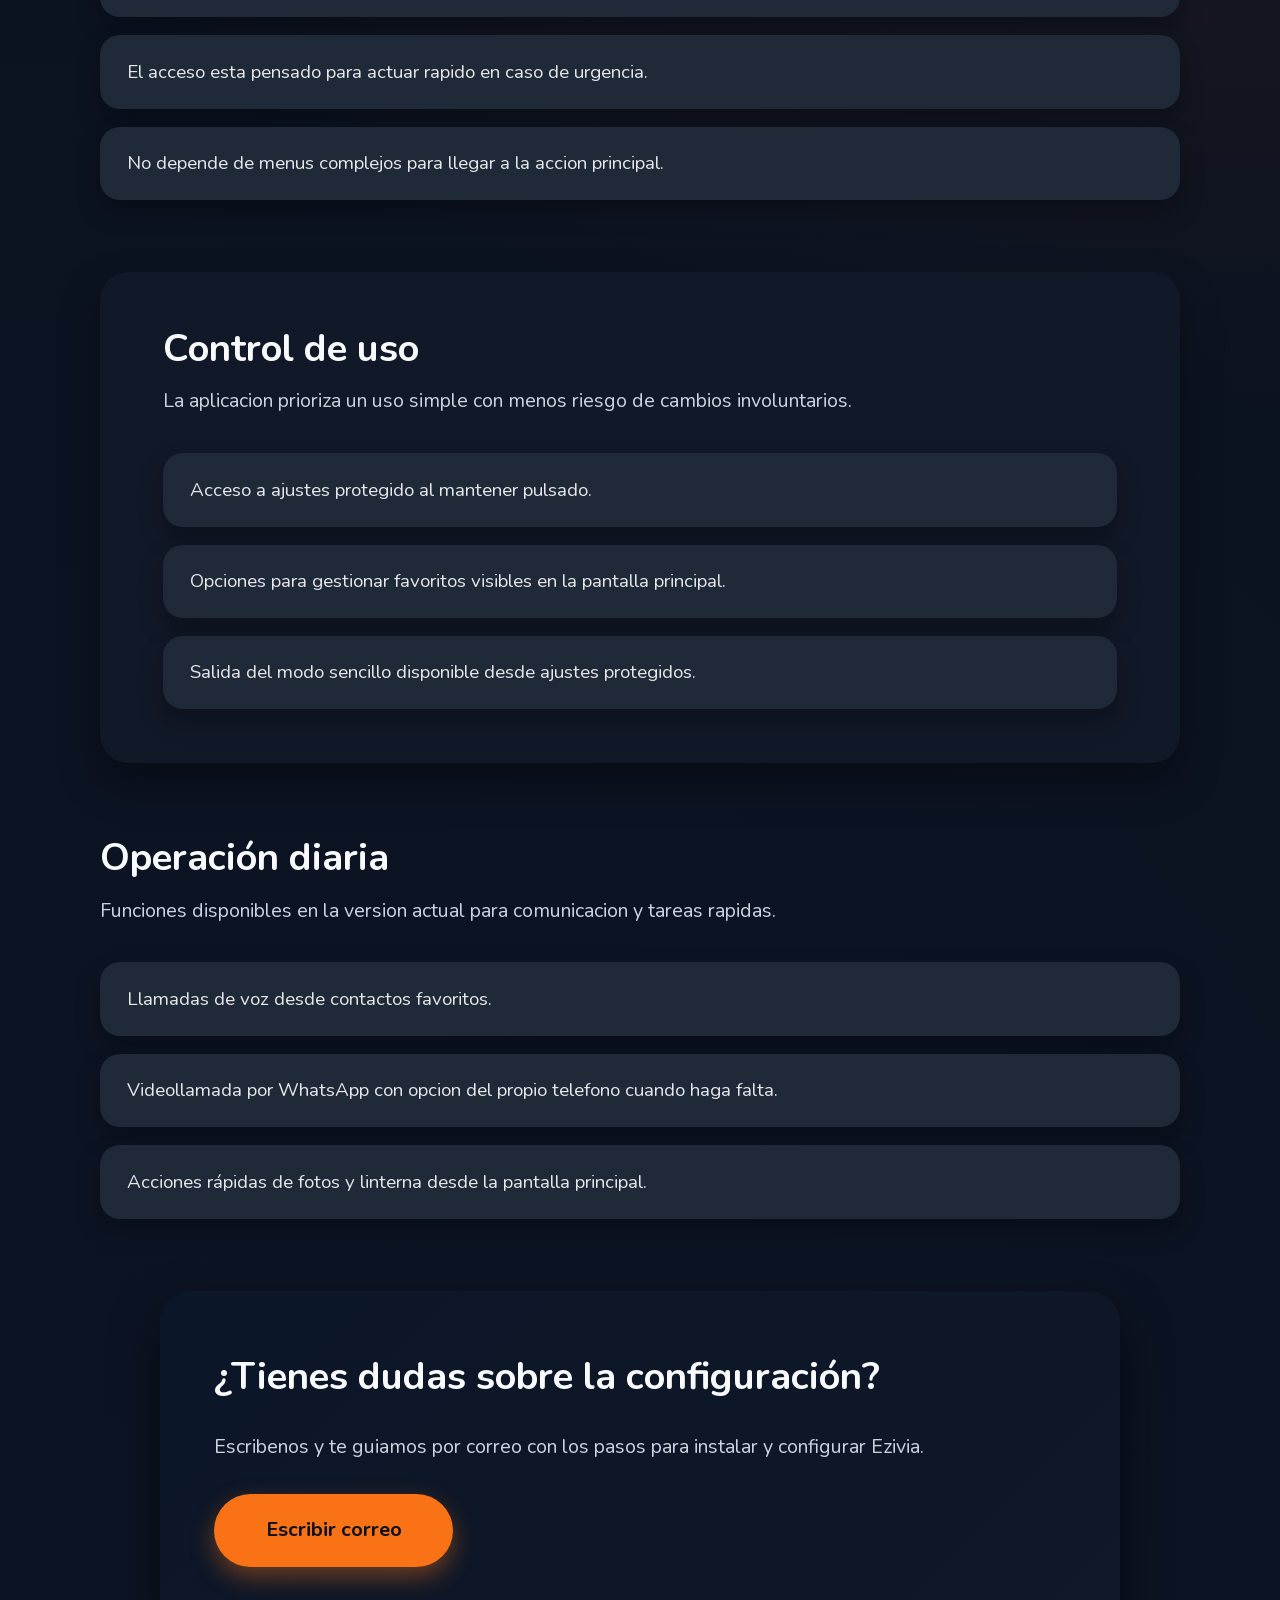
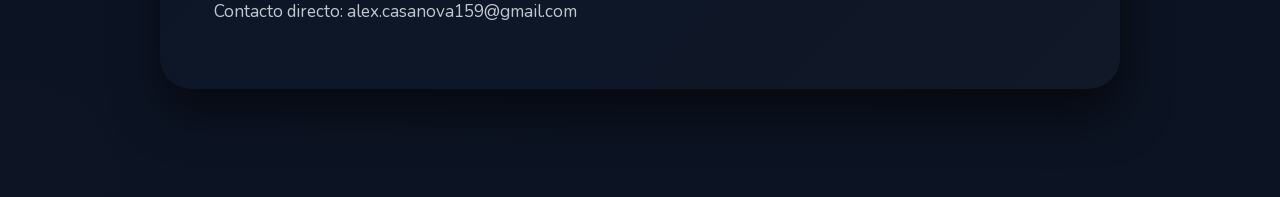
<file: configuracion-inicial/index.html>
<!DOCTYPE html><html lang="es" class="nunito_4c270ad2-module__CZY4Ka__variable"><head><meta charSet="utf-8"/><meta name="viewport" content="width=device-width, initial-scale=1"/><link rel="preload" href="/_next/static/media/07454f8ad8aaac57-s.p.0tqkxa-w3pk~c.woff2" as="font" crossorigin="" type="font/woff2"/><link rel="stylesheet" href="/_next/static/chunks/0e59.xq9.gl9b.css" data-precedence="next"/><link rel="preload" as="script" fetchPriority="low" href="/_next/static/chunks/115dplafwys-z.js"/><script src="/_next/static/chunks/0pqt~8bl3ukh4.js" async=""></script><script src="/_next/static/chunks/10u3y4bw1ayzs.js" async=""></script><script src="/_next/static/chunks/0au83~zq0~0pf.js" async=""></script><script src="/_next/static/chunks/turbopack-0kknce6icackx.js" async=""></script><script src="/_next/static/chunks/0qcdlycfl4tza.js" async=""></script><script src="/_next/static/chunks/0d3shmwh5_nmn.js" async=""></script><script src="/_next/static/chunks/0t.isub~p0i~..js" async=""></script><meta name="next-size-adjust" content=""/><title>Ezivia | Móviles Android sencillos para personas mayores</title><meta name="description" content="Ezivia transforma smartphones Android en experiencias accesibles para personas mayores y sus familias, con menús claros, iconos grandes y comunicación tranquila."/><meta name="application-name" content="Ezivia"/><meta name="author" content="Equipo Ezivia"/><meta name="keywords" content="ezivia,móviles sencillos,smartphone para mayores,android accesible,apoyo para familias,tecnología inclusiva,teléfono fácil,interfaz grande,accesibilidad senior,comunicación familiar"/><meta name="creator" content="Ezivia"/><meta name="category" content="accessibility"/><link rel="canonical" href="https://www.eazivi.com/"/><meta property="og:title" content="Ezivia | Móviles Android sencillos para personas mayores"/><meta property="og:description" content="Simplificamos los móviles Android para que las personas mayores y sus familias disfruten de una experiencia tranquila, clara y segura."/><meta property="og:url" content="https://www.eazivi.com/"/><meta property="og:site_name" content="Ezivia"/><meta property="og:locale" content="es_ES"/><meta property="og:image" content="https://www.eazivi.com/illustration-care.png"/><meta property="og:image:width" content="1200"/><meta property="og:image:height" content="630"/><meta property="og:image:alt" content="Persona mayor utilizando Ezivia en un teléfono Android"/><meta property="og:type" content="website"/><meta name="twitter:card" content="summary_large_image"/><meta name="twitter:site" content="@eziviaapp"/><meta name="twitter:creator" content="@eziviaapp"/><meta name="twitter:title" content="Ezivia | Android simple para personas mayores"/><meta name="twitter:description" content="Convierte cualquier Android en un móvil sencillo y humano para personas mayores y sus familias."/><meta name="twitter:image" content="https://www.eazivi.com/illustration-care.png"/><link rel="shortcut icon" href="/favicon.svg" type="image/svg+xml" sizes="any"/><link rel="icon" href="/favicon.svg" type="image/svg+xml" sizes="any"/><link rel="apple-touch-icon" href="/touch-icon.png" type="image/png" sizes="180x180"/><script src="/_next/static/chunks/03~yq9q893hmn.js" noModule=""></script></head><body class="nunito_4c270ad2-module__CZY4Ka__className app-body"><div hidden=""><!--$--><!--/$--></div><div id="google_translate_element" class="google-translate-hidden" aria-hidden="true"></div><a class="skip-link" href="#contenido-principal">Saltar al contenido principal</a><header class="app-topbar notranslate" translate="no"><nav class="site-nav" aria-label="Navegación principal"><a class="site-nav__brand" href="/">Ezivia</a><ul class="site-nav__links"><li><a href="/faq/">FAQ</a></li><li><a href="/legal/">Legal</a></li><li><a href="/cuidadores/">Cuidadores</a></li></ul></nav><label class="language-selector notranslate" aria-label="Idioma" translate="no"><span class="language-selector__label">Idioma</span><select><option value="__system__" selected="">Sistema<!-- --> (<!-- -->español<!-- -->)</option><option value="af">Afrikaans</option><option value="am">አማርኛ</option><option value="ar">العربية</option><option value="az">azərbaycan</option><option value="be">беларуская</option><option value="bg">български</option><option value="bn">বাংলা</option><option value="bs">bosanski</option><option value="ca">català</option><option value="ceb">Cebuano</option><option value="co">corso</option><option value="cs">čeština</option><option value="cy">Cymraeg</option><option value="da">dansk</option><option value="de">Deutsch</option><option value="el">Ελληνικά</option><option value="en">English</option><option value="eo">Esperanto</option><option value="es">español</option><option value="et">eesti</option><option value="eu">euskara</option><option value="fa">فارسی</option><option value="fi">suomi</option><option value="fr">français</option><option value="fy">Frysk</option><option value="ga">Gaeilge</option><option value="gd">Gàidhlig</option><option value="gl">galego</option><option value="gu">ગુજરાતી</option><option value="ha">Hausa</option><option value="haw">ʻŌlelo Hawaiʻi</option><option value="he">עברית</option><option value="hi">हिन्दी</option><option value="hmn">hmong</option><option value="hr">hrvatski</option><option value="ht">criollo haitiano</option><option value="hu">magyar</option><option value="hy">հայերեն</option><option value="id">Indonesia</option><option value="ig">Igbo</option><option value="is">íslenska</option><option value="it">italiano</option><option value="ja">日本語</option><option value="jv">Jawa</option><option value="ka">ქართული</option><option value="kk">қазақ тілі</option><option value="km">ខ្មែរ</option><option value="kn">ಕನ್ನಡ</option><option value="ko">한국어</option><option value="ku">kurdî (kurmancî)</option><option value="ky">кыргызча</option><option value="la">latín</option><option value="lb">Lëtzebuergesch</option><option value="lo">ລາວ</option><option value="lt">lietuvių</option><option value="lv">latviešu</option><option value="mg">Malagasy</option><option value="mi">Māori</option><option value="mk">македонски</option><option value="ml">മലയാളം</option><option value="mn">монгол</option><option value="mr">मराठी</option><option value="ms">Melayu</option><option value="mt">Malti</option><option value="my">မြန်မာ</option><option value="ne">नेपाली</option><option value="nl">Nederlands</option><option value="no">norsk</option><option value="or">ଓଡ଼ିଆ</option><option value="pa">ਪੰਜਾਬੀ</option><option value="pl">polski</option><option value="ps">پښتو</option><option value="pt">português</option><option value="ro">română</option><option value="ru">русский</option><option value="rw">Ikinyarwanda</option><option value="sd">سنڌي</option><option value="si">සිංහල</option><option value="sk">slovenčina</option><option value="sl">slovenščina</option><option value="sm">samoano</option><option value="sn">chiShona</option><option value="so">Soomaali</option><option value="sq">shqip</option><option value="sr">српски</option><option value="st">Sesotho</option><option value="su">Basa Sunda</option><option value="sv">svenska</option><option value="sw">Kiswahili</option><option value="ta">தமிழ்</option><option value="te">తెలుగు</option><option value="tg">тоҷикӣ</option><option value="th">ไทย</option><option value="tk">türkmen dili</option><option value="tl">Filipino</option><option value="tr">Türkçe</option><option value="tt">татар</option><option value="ug">ئۇيغۇرچە</option><option value="uk">українська</option><option value="ur">اردو</option><option value="uz">o‘zbek</option><option value="vi">Tiếng Việt</option><option value="xh">IsiXhosa</option><option value="yi">ייִדיש</option><option value="yo">Èdè Yorùbá</option><option value="zh-CN">中文 (中国)</option><option value="zh-TW">中文 (台灣)</option><option value="zu">isiZulu</option></select></label></header><div id="contenido-principal" class="app-shell"><main class="caregivers-page"><section class="section hero hero--caregivers" aria-labelledby="setup-hero-title" aria-describedby="setup-hero-description"><div class="hero__content"><p class="section__eyebrow">Configuración para familia</p><h1 id="setup-hero-title">Cómo dejar Ezivia lista para uso diario</h1><p id="setup-hero-description" class="section__description">Esta guia resume lo que si hace hoy la aplicacion: poner Ezivia como pantalla principal, ajustar favoritos y usar llamadas, videollamadas y SOS de forma directa.</p><div class="hero__actions"><a class="cta-button cta-button--primary" aria-label="Descargar Ezivia en Google Play" href="https://play.google.com/store/apps/details?id=com.ezivia.app">Descargar en Google Play</a><a class="cta-button cta-button--secondary" aria-label="Escribir correo a alex.casanova159@gmail.com" href="mailto:alex.casanova159@gmail.com?subject=Dudas%20sobre%20Ezivia">Escribir correo</a></div></div></section><section id="configuracion-remota" class="section section--surface" aria-labelledby="configuracion-remota-title" aria-describedby="configuracion-remota-description"><div class="section__header"><h2 id="configuracion-remota-title">Configuración inicial</h2><p id="configuracion-remota-description" class="section__description">Con unos pocos pasos puedes dejar Ezivia como pantalla principal y mostrar lo mas importante.</p></div><ul class="feature-list"><li class="feature-list__item">Activar Ezivia como pantalla de inicio del telefono.</li><li class="feature-list__item">Revisar permisos basicos para llamadas, contactos y camara segun necesidad.</li><li class="feature-list__item">Configurar contactos favoritos para tenerlos a mano en la pantalla principal.</li></ul></section><section id="alertas-sos" class="section" aria-labelledby="alertas-sos-title" aria-describedby="alertas-sos-description"><div class="section__header"><h2 id="alertas-sos-title">Acceso SOS</h2><p id="alertas-sos-description" class="section__description">Ezivia muestra el boton SOS 112 en la pantalla principal para emergencias.</p></div><ul class="feature-list"><li class="feature-list__item">El contacto SOS aparece de forma visible junto a favoritos.</li><li class="feature-list__item">El acceso esta pensado para actuar rapido en caso de urgencia.</li><li class="feature-list__item">No depende de menus complejos para llegar a la accion principal.</li></ul></section><section id="privacidad" class="section section--surface" aria-labelledby="privacidad-title" aria-describedby="privacidad-description"><div class="section__header"><h2 id="privacidad-title">Control de uso</h2><p id="privacidad-description" class="section__description">La aplicacion prioriza un uso simple con menos riesgo de cambios involuntarios.</p></div><ul class="feature-list"><li class="feature-list__item">Acceso a ajustes protegido al mantener pulsado.</li><li class="feature-list__item">Opciones para gestionar favoritos visibles en la pantalla principal.</li><li class="feature-list__item">Salida del modo sencillo disponible desde ajustes protegidos.</li></ul></section><section id="seguridad" class="section" aria-labelledby="seguridad-title" aria-describedby="seguridad-description"><div class="section__header"><h2 id="seguridad-title">Operación diaria</h2><p id="seguridad-description" class="section__description">Funciones disponibles en la version actual para comunicacion y tareas rapidas.</p></div><ul class="feature-list"><li class="feature-list__item">Llamadas de voz desde contactos favoritos.</li><li class="feature-list__item">Videollamada por WhatsApp con opcion del propio telefono cuando haga falta.</li><li class="feature-list__item">Acciones rápidas de fotos y linterna desde la pantalla principal.</li></ul></section><section id="cta-configuracion-inicial" class="section cta" aria-labelledby="setup-cta-title" aria-describedby="setup-cta-description"><div class="cta__card"><h2 id="setup-cta-title">¿Tienes dudas sobre la configuración?</h2><p id="setup-cta-description" class="section__description">Escribenos y te guiamos por correo con los pasos para instalar y configurar Ezivia.</p><div class="cta__actions"><a class="cta-button cta-button--primary" aria-label="Escribir correo a alex.casanova159@gmail.com" href="mailto:alex.casanova159@gmail.com?subject=Dudas%20sobre%20Ezivia">Escribir correo</a></div><p class="cta__footnote">Contacto directo: alex.casanova159@gmail.com</p></div></section></main><!--$--><!--/$--></div><script src="/_next/static/chunks/115dplafwys-z.js" id="_R_" async=""></script><script>(self.__next_f=self.__next_f||[]).push([0])</script><script>self.__next_f.push([1,"1:\"$Sreact.fragment\"\n2:I[22076,[\"/_next/static/chunks/0qcdlycfl4tza.js\",\"/_next/static/chunks/0d3shmwh5_nmn.js\"],\"I18nProvider\"]\n3:I[22575,[\"/_next/static/chunks/0qcdlycfl4tza.js\",\"/_next/static/chunks/0d3shmwh5_nmn.js\"],\"AppChrome\"]\n4:I[39756,[\"/_next/static/chunks/0qcdlycfl4tza.js\",\"/_next/static/chunks/0d3shmwh5_nmn.js\"],\"default\"]\n5:I[37457,[\"/_next/static/chunks/0qcdlycfl4tza.js\",\"/_next/static/chunks/0d3shmwh5_nmn.js\"],\"default\"]\n6:I[47257,[\"/_next/static/chunks/0qcdlycfl4tza.js\",\"/_next/static/chunks/0d3shmwh5_nmn.js\"],\"ClientPageRoot\"]\n7:I[63626,[\"/_next/static/chunks/0qcdlycfl4tza.js\",\"/_next/static/chunks/0d3shmwh5_nmn.js\",\"/_next/static/chunks/0t.isub~p0i~..js\"],\"default\"]\na:I[97367,[\"/_next/static/chunks/0qcdlycfl4tza.js\",\"/_next/static/chunks/0d3shmwh5_nmn.js\"],\"OutletBoundary\"]\nb:\"$Sreact.suspense\"\ne:I[97367,[\"/_next/static/chunks/0qcdlycfl4tza.js\",\"/_next/static/chunks/0d3shmwh5_nmn.js\"],\"ViewportBoundary\"]\n10:I[97367,[\"/_next/static/chunks/0qcdlycfl4tza.js\",\"/_next/static/chunks/0d3shmwh5_nmn.js\"],\"MetadataBoundary\"]\n12:I[68027,[\"/_next/static/chunks/0qcdlycfl4tza.js\",\"/_next/static/chunks/0d3shmwh5_nmn.js\"],\"default\",1]\n:HL[\"/_next/static/chunks/0e59.xq9.gl9b.css\",\"style\"]\n:HL[\"/_next/static/media/07454f8ad8aaac57-s.p.0tqkxa-w3pk~c.woff2\",\"font\",{\"crossOrigin\":\"\",\"type\":\"font/woff2\"}]\n"])</script><script>self.__next_f.push([1,"0:{\"P\":null,\"c\":[\"\",\"configuracion-inicial\",\"\"],\"q\":\"\",\"i\":false,\"f\":[[[\"\",{\"children\":[\"configuracion-inicial\",{\"children\":[\"__PAGE__\",{}]}]},\"$undefined\",\"$undefined\",16],[[\"$\",\"$1\",\"c\",{\"children\":[[[\"$\",\"link\",\"0\",{\"rel\":\"stylesheet\",\"href\":\"/_next/static/chunks/0e59.xq9.gl9b.css\",\"precedence\":\"next\",\"crossOrigin\":\"$undefined\",\"nonce\":\"$undefined\"}],[\"$\",\"script\",\"script-0\",{\"src\":\"/_next/static/chunks/0qcdlycfl4tza.js\",\"async\":true,\"nonce\":\"$undefined\"}],[\"$\",\"script\",\"script-1\",{\"src\":\"/_next/static/chunks/0d3shmwh5_nmn.js\",\"async\":true,\"nonce\":\"$undefined\"}]],[\"$\",\"html\",null,{\"lang\":\"es\",\"className\":\"nunito_4c270ad2-module__CZY4Ka__variable\",\"children\":[\"$\",\"body\",null,{\"className\":\"nunito_4c270ad2-module__CZY4Ka__className app-body\",\"children\":[\"$\",\"$L2\",null,{\"children\":[\"$\",\"$L3\",null,{\"children\":[\"$\",\"$L4\",null,{\"parallelRouterKey\":\"children\",\"error\":\"$undefined\",\"errorStyles\":\"$undefined\",\"errorScripts\":\"$undefined\",\"template\":[\"$\",\"$L5\",null,{}],\"templateStyles\":\"$undefined\",\"templateScripts\":\"$undefined\",\"notFound\":[[[\"$\",\"title\",null,{\"children\":\"404: This page could not be found.\"}],[\"$\",\"div\",null,{\"style\":{\"fontFamily\":\"system-ui,\\\"Segoe UI\\\",Roboto,Helvetica,Arial,sans-serif,\\\"Apple Color Emoji\\\",\\\"Segoe UI Emoji\\\"\",\"height\":\"100vh\",\"textAlign\":\"center\",\"display\":\"flex\",\"flexDirection\":\"column\",\"alignItems\":\"center\",\"justifyContent\":\"center\"},\"children\":[\"$\",\"div\",null,{\"children\":[[\"$\",\"style\",null,{\"dangerouslySetInnerHTML\":{\"__html\":\"body{color:#000;background:#fff;margin:0}.next-error-h1{border-right:1px solid rgba(0,0,0,.3)}@media (prefers-color-scheme:dark){body{color:#fff;background:#000}.next-error-h1{border-right:1px solid rgba(255,255,255,.3)}}\"}}],[\"$\",\"h1\",null,{\"className\":\"next-error-h1\",\"style\":{\"display\":\"inline-block\",\"margin\":\"0 20px 0 0\",\"padding\":\"0 23px 0 0\",\"fontSize\":24,\"fontWeight\":500,\"verticalAlign\":\"top\",\"lineHeight\":\"49px\"},\"children\":404}],[\"$\",\"div\",null,{\"style\":{\"display\":\"inline-block\"},\"children\":[\"$\",\"h2\",null,{\"style\":{\"fontSize\":14,\"fontWeight\":400,\"lineHeight\":\"49px\",\"margin\":0},\"children\":\"This page could not be found.\"}]}]]}]}]],[]],\"forbidden\":\"$undefined\",\"unauthorized\":\"$undefined\"}]}]}]}]}]]}],{\"children\":[[\"$\",\"$1\",\"c\",{\"children\":[null,[\"$\",\"$L4\",null,{\"parallelRouterKey\":\"children\",\"error\":\"$undefined\",\"errorStyles\":\"$undefined\",\"errorScripts\":\"$undefined\",\"template\":[\"$\",\"$L5\",null,{}],\"templateStyles\":\"$undefined\",\"templateScripts\":\"$undefined\",\"notFound\":\"$undefined\",\"forbidden\":\"$undefined\",\"unauthorized\":\"$undefined\"}]]}],{\"children\":[[\"$\",\"$1\",\"c\",{\"children\":[[\"$\",\"$L6\",null,{\"Component\":\"$7\",\"serverProvidedParams\":{\"searchParams\":{},\"params\":{},\"promises\":[\"$@8\",\"$@9\"]}}],[[\"$\",\"script\",\"script-0\",{\"src\":\"/_next/static/chunks/0t.isub~p0i~..js\",\"async\":true,\"nonce\":\"$undefined\"}]],[\"$\",\"$La\",null,{\"children\":[\"$\",\"$b\",null,{\"name\":\"Next.MetadataOutlet\",\"children\":\"$@c\"}]}]]}],{},null,false,null]},null,false,\"$@d\"]},null,false,null],[\"$\",\"$1\",\"h\",{\"children\":[null,[\"$\",\"$Le\",null,{\"children\":\"$Lf\"}],[\"$\",\"div\",null,{\"hidden\":true,\"children\":[\"$\",\"$L10\",null,{\"children\":[\"$\",\"$b\",null,{\"name\":\"Next.Metadata\",\"children\":\"$L11\"}]}]}],[\"$\",\"meta\",null,{\"name\":\"next-size-adjust\",\"content\":\"\"}]]}],false]],\"m\":\"$undefined\",\"G\":[\"$12\",[[\"$\",\"link\",\"0\",{\"rel\":\"stylesheet\",\"href\":\"/_next/static/chunks/0e59.xq9.gl9b.css\",\"precedence\":\"next\",\"crossOrigin\":\"$undefined\",\"nonce\":\"$undefined\"}]]],\"S\":true,\"h\":null,\"s\":\"$undefined\",\"l\":\"$undefined\",\"p\":\"$undefined\",\"d\":\"$undefined\",\"b\":\"jOdP-XooW4DCaZ9waohwV\"}\n"])</script><script>self.__next_f.push([1,"13:[]\nd:\"$W13\"\n8:{}\n9:\"$0:f:0:1:1:children:1:children:0:props:children:0:props:serverProvidedParams:params\"\n"])</script><script>self.__next_f.push([1,"f:[[\"$\",\"meta\",\"0\",{\"charSet\":\"utf-8\"}],[\"$\",\"meta\",\"1\",{\"name\":\"viewport\",\"content\":\"width=device-width, initial-scale=1\"}]]\n"])</script><script>self.__next_f.push([1,"14:I[27201,[\"/_next/static/chunks/0qcdlycfl4tza.js\",\"/_next/static/chunks/0d3shmwh5_nmn.js\"],\"IconMark\"]\nc:null\n"])</script><script>self.__next_f.push([1,"11:[[\"$\",\"title\",\"0\",{\"children\":\"Ezivia | Móviles Android sencillos para personas mayores\"}],[\"$\",\"meta\",\"1\",{\"name\":\"description\",\"content\":\"Ezivia transforma smartphones Android en experiencias accesibles para personas mayores y sus familias, con menús claros, iconos grandes y comunicación tranquila.\"}],[\"$\",\"meta\",\"2\",{\"name\":\"application-name\",\"content\":\"Ezivia\"}],[\"$\",\"meta\",\"3\",{\"name\":\"author\",\"content\":\"Equipo Ezivia\"}],[\"$\",\"meta\",\"4\",{\"name\":\"keywords\",\"content\":\"ezivia,móviles sencillos,smartphone para mayores,android accesible,apoyo para familias,tecnología inclusiva,teléfono fácil,interfaz grande,accesibilidad senior,comunicación familiar\"}],[\"$\",\"meta\",\"5\",{\"name\":\"creator\",\"content\":\"Ezivia\"}],[\"$\",\"meta\",\"6\",{\"name\":\"category\",\"content\":\"accessibility\"}],[\"$\",\"link\",\"7\",{\"rel\":\"canonical\",\"href\":\"https://www.eazivi.com/\"}],[\"$\",\"meta\",\"8\",{\"property\":\"og:title\",\"content\":\"Ezivia | Móviles Android sencillos para personas mayores\"}],[\"$\",\"meta\",\"9\",{\"property\":\"og:description\",\"content\":\"Simplificamos los móviles Android para que las personas mayores y sus familias disfruten de una experiencia tranquila, clara y segura.\"}],[\"$\",\"meta\",\"10\",{\"property\":\"og:url\",\"content\":\"https://www.eazivi.com/\"}],[\"$\",\"meta\",\"11\",{\"property\":\"og:site_name\",\"content\":\"Ezivia\"}],[\"$\",\"meta\",\"12\",{\"property\":\"og:locale\",\"content\":\"es_ES\"}],[\"$\",\"meta\",\"13\",{\"property\":\"og:image\",\"content\":\"https://www.eazivi.com/illustration-care.png\"}],[\"$\",\"meta\",\"14\",{\"property\":\"og:image:width\",\"content\":\"1200\"}],[\"$\",\"meta\",\"15\",{\"property\":\"og:image:height\",\"content\":\"630\"}],[\"$\",\"meta\",\"16\",{\"property\":\"og:image:alt\",\"content\":\"Persona mayor utilizando Ezivia en un teléfono Android\"}],[\"$\",\"meta\",\"17\",{\"property\":\"og:type\",\"content\":\"website\"}],[\"$\",\"meta\",\"18\",{\"name\":\"twitter:card\",\"content\":\"summary_large_image\"}],[\"$\",\"meta\",\"19\",{\"name\":\"twitter:site\",\"content\":\"@eziviaapp\"}],[\"$\",\"meta\",\"20\",{\"name\":\"twitter:creator\",\"content\":\"@eziviaapp\"}],[\"$\",\"meta\",\"21\",{\"name\":\"twitter:title\",\"content\":\"Ezivia | Android simple para personas mayores\"}],[\"$\",\"meta\",\"22\",{\"name\":\"twitter:description\",\"content\":\"Convierte cualquier Android en un móvil sencillo y humano para personas mayores y sus familias.\"}],[\"$\",\"meta\",\"23\",{\"name\":\"twitter:image\",\"content\":\"https://www.eazivi.com/illustration-care.png\"}],[\"$\",\"link\",\"24\",{\"rel\":\"shortcut icon\",\"href\":\"/favicon.svg\",\"type\":\"image/svg+xml\",\"sizes\":\"any\"}],[\"$\",\"link\",\"25\",{\"rel\":\"icon\",\"href\":\"/favicon.svg\",\"type\":\"image/svg+xml\",\"sizes\":\"any\"}],[\"$\",\"link\",\"26\",{\"rel\":\"apple-touch-icon\",\"href\":\"/touch-icon.png\",\"type\":\"image/png\",\"sizes\":\"180x180\"}],[\"$\",\"$L14\",\"27\",{}]]\n"])</script></body></html>
</file>
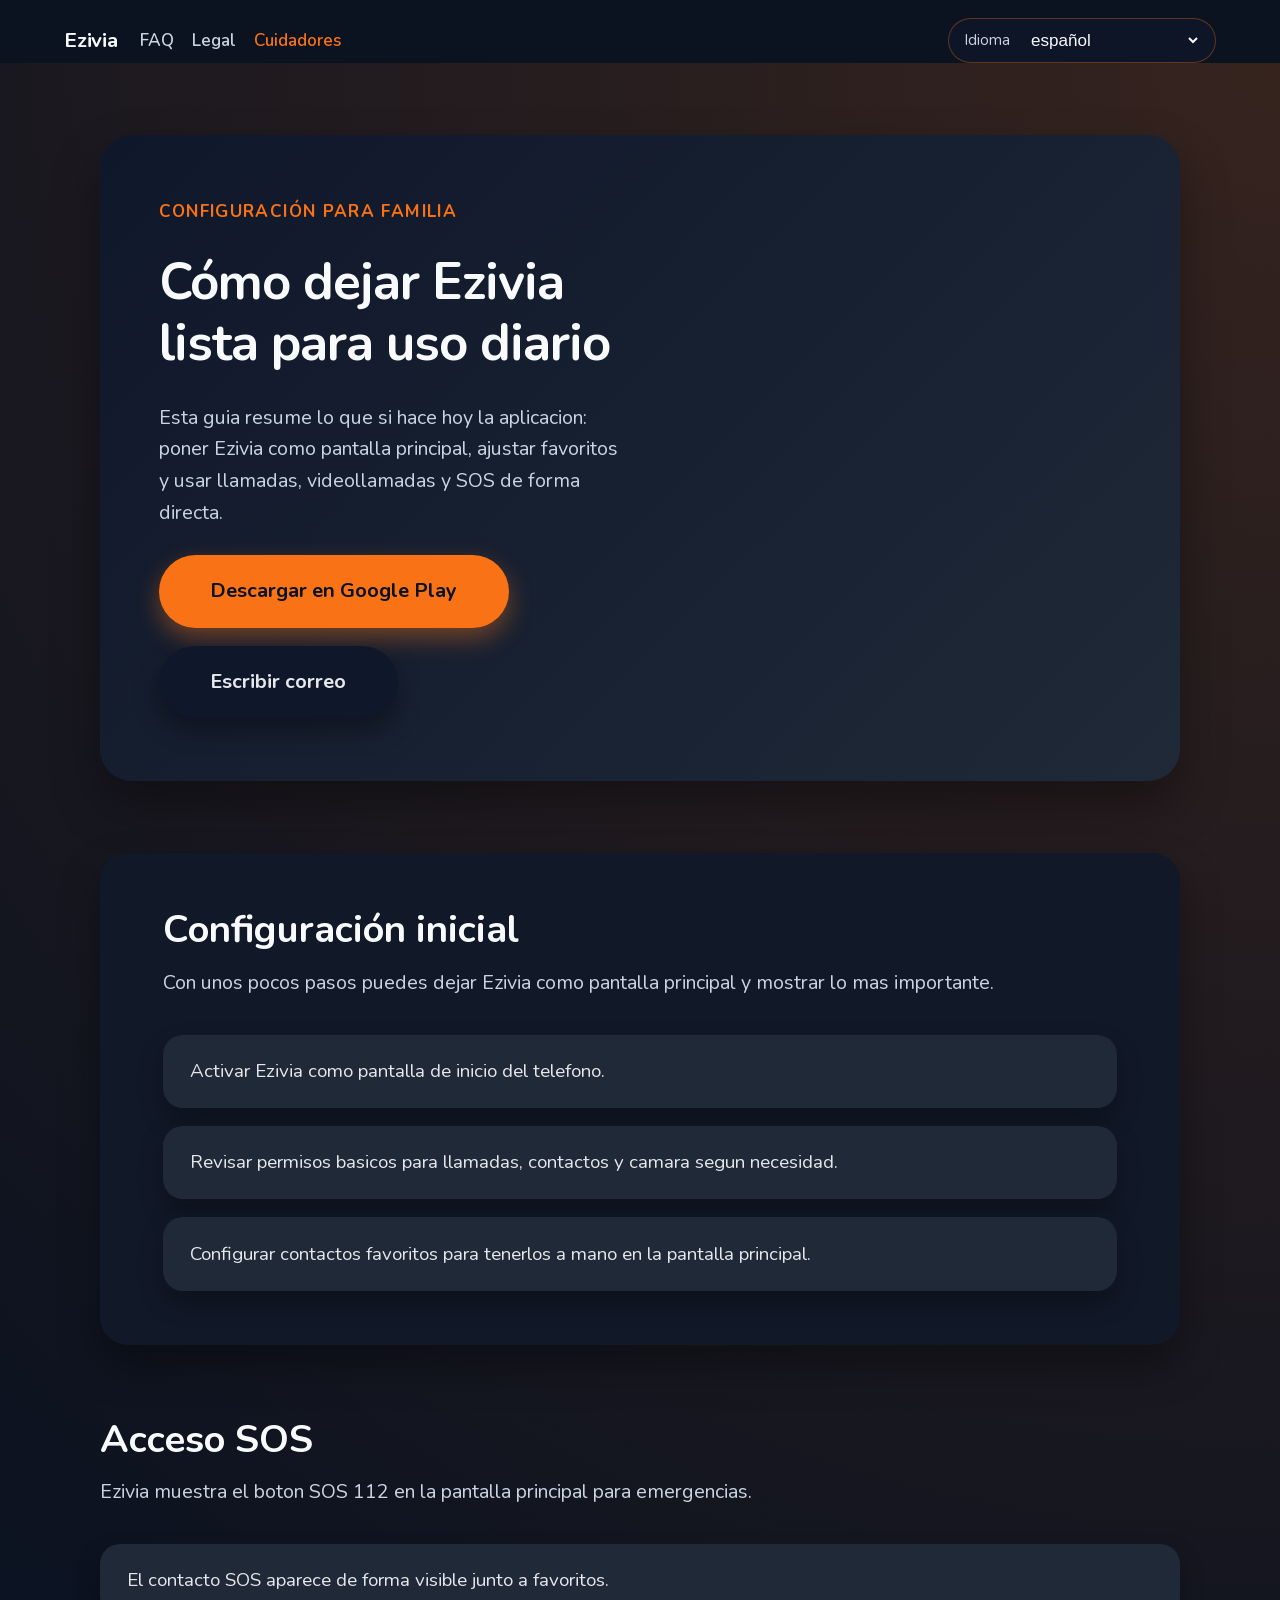
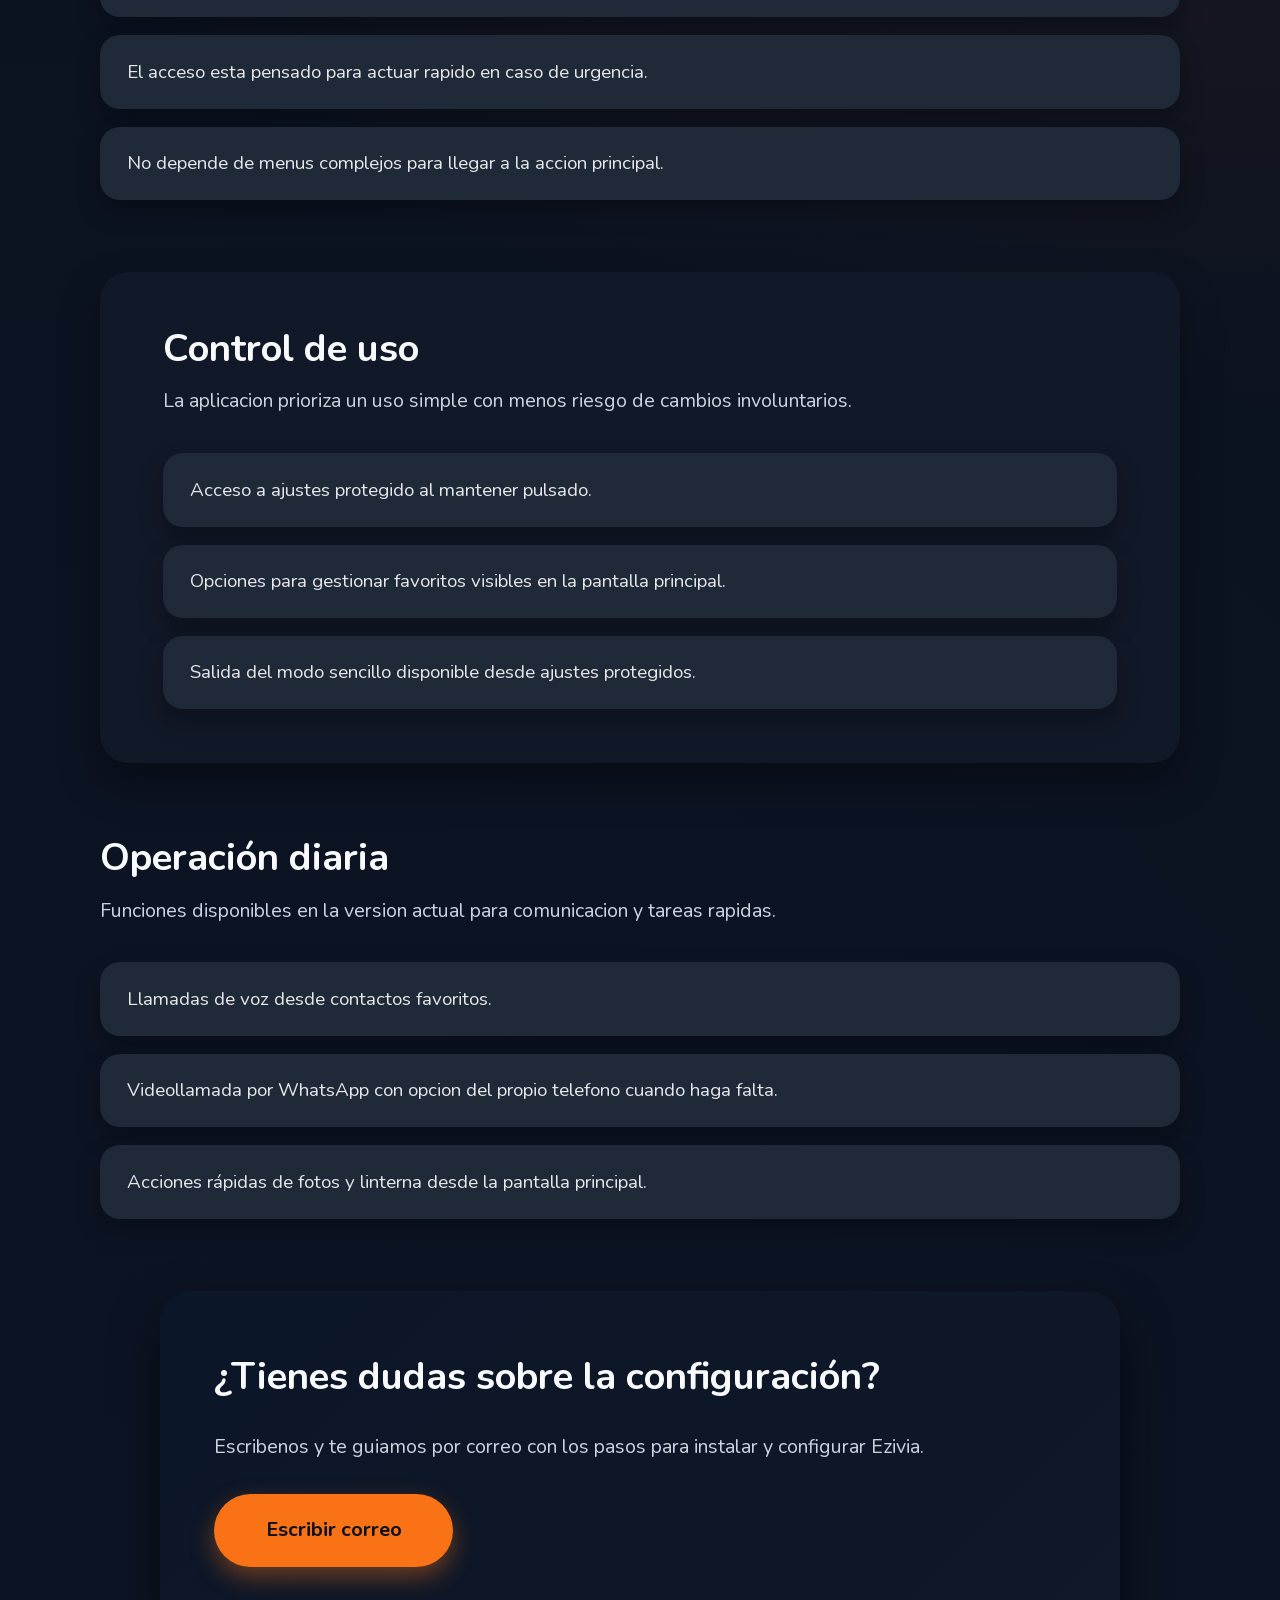
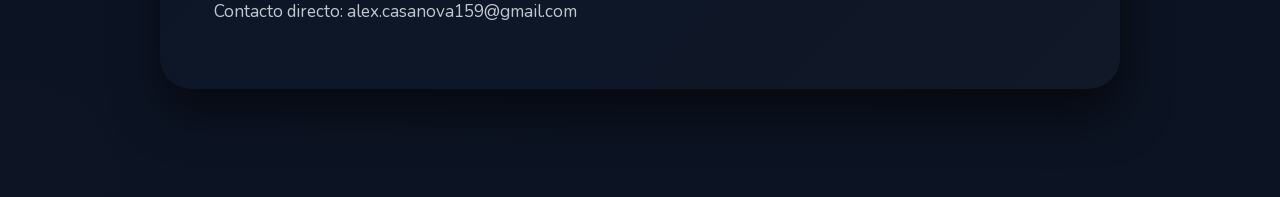
<file: cuidadores/index.html>
<!DOCTYPE html><html lang="es" class="nunito_4c270ad2-module__CZY4Ka__variable"><head><meta charSet="utf-8"/><meta name="viewport" content="width=device-width, initial-scale=1"/><link rel="preload" href="/_next/static/media/07454f8ad8aaac57-s.p.0tqkxa-w3pk~c.woff2" as="font" crossorigin="" type="font/woff2"/><link rel="stylesheet" href="/_next/static/chunks/0e59.xq9.gl9b.css" data-precedence="next"/><link rel="preload" as="script" fetchPriority="low" href="/_next/static/chunks/115dplafwys-z.js"/><script src="/_next/static/chunks/0pqt~8bl3ukh4.js" async=""></script><script src="/_next/static/chunks/10u3y4bw1ayzs.js" async=""></script><script src="/_next/static/chunks/0au83~zq0~0pf.js" async=""></script><script src="/_next/static/chunks/turbopack-0kknce6icackx.js" async=""></script><script src="/_next/static/chunks/0qcdlycfl4tza.js" async=""></script><script src="/_next/static/chunks/0d3shmwh5_nmn.js" async=""></script><script src="/_next/static/chunks/0t.isub~p0i~..js" async=""></script><meta name="next-size-adjust" content=""/><title>Ezivia | Móviles Android sencillos para personas mayores</title><meta name="description" content="Ezivia transforma smartphones Android en experiencias accesibles para personas mayores y sus familias, con menús claros, iconos grandes y comunicación tranquila."/><meta name="application-name" content="Ezivia"/><meta name="author" content="Equipo Ezivia"/><meta name="keywords" content="ezivia,móviles sencillos,smartphone para mayores,android accesible,apoyo para familias,tecnología inclusiva,teléfono fácil,interfaz grande,accesibilidad senior,comunicación familiar"/><meta name="creator" content="Ezivia"/><meta name="category" content="accessibility"/><link rel="canonical" href="https://www.eazivi.com/"/><meta property="og:title" content="Ezivia | Móviles Android sencillos para personas mayores"/><meta property="og:description" content="Simplificamos los móviles Android para que las personas mayores y sus familias disfruten de una experiencia tranquila, clara y segura."/><meta property="og:url" content="https://www.eazivi.com/"/><meta property="og:site_name" content="Ezivia"/><meta property="og:locale" content="es_ES"/><meta property="og:image" content="https://www.eazivi.com/illustration-care.png"/><meta property="og:image:width" content="1200"/><meta property="og:image:height" content="630"/><meta property="og:image:alt" content="Persona mayor utilizando Ezivia en un teléfono Android"/><meta property="og:type" content="website"/><meta name="twitter:card" content="summary_large_image"/><meta name="twitter:site" content="@eziviaapp"/><meta name="twitter:creator" content="@eziviaapp"/><meta name="twitter:title" content="Ezivia | Android simple para personas mayores"/><meta name="twitter:description" content="Convierte cualquier Android en un móvil sencillo y humano para personas mayores y sus familias."/><meta name="twitter:image" content="https://www.eazivi.com/illustration-care.png"/><link rel="shortcut icon" href="/favicon.svg" type="image/svg+xml" sizes="any"/><link rel="icon" href="/favicon.svg" type="image/svg+xml" sizes="any"/><link rel="apple-touch-icon" href="/touch-icon.png" type="image/png" sizes="180x180"/><script src="/_next/static/chunks/03~yq9q893hmn.js" noModule=""></script></head><body class="nunito_4c270ad2-module__CZY4Ka__className app-body"><div hidden=""><!--$--><!--/$--></div><div id="google_translate_element" class="google-translate-hidden" aria-hidden="true"></div><a class="skip-link" href="#contenido-principal">Saltar al contenido principal</a><header class="app-topbar notranslate" translate="no"><nav class="site-nav" aria-label="Navegación principal"><a class="site-nav__brand" href="/">Ezivia</a><ul class="site-nav__links"><li><a href="/faq/">FAQ</a></li><li><a href="/legal/">Legal</a></li><li><a class="is-active" aria-current="page" href="/cuidadores/">Cuidadores</a></li></ul></nav><label class="language-selector notranslate" aria-label="Idioma" translate="no"><span class="language-selector__label">Idioma</span><select><option value="__system__" selected="">Sistema<!-- --> (<!-- -->español<!-- -->)</option><option value="af">Afrikaans</option><option value="am">አማርኛ</option><option value="ar">العربية</option><option value="az">azərbaycan</option><option value="be">беларуская</option><option value="bg">български</option><option value="bn">বাংলা</option><option value="bs">bosanski</option><option value="ca">català</option><option value="ceb">Cebuano</option><option value="co">corso</option><option value="cs">čeština</option><option value="cy">Cymraeg</option><option value="da">dansk</option><option value="de">Deutsch</option><option value="el">Ελληνικά</option><option value="en">English</option><option value="eo">Esperanto</option><option value="es">español</option><option value="et">eesti</option><option value="eu">euskara</option><option value="fa">فارسی</option><option value="fi">suomi</option><option value="fr">français</option><option value="fy">Frysk</option><option value="ga">Gaeilge</option><option value="gd">Gàidhlig</option><option value="gl">galego</option><option value="gu">ગુજરાતી</option><option value="ha">Hausa</option><option value="haw">ʻŌlelo Hawaiʻi</option><option value="he">עברית</option><option value="hi">हिन्दी</option><option value="hmn">hmong</option><option value="hr">hrvatski</option><option value="ht">criollo haitiano</option><option value="hu">magyar</option><option value="hy">հայերեն</option><option value="id">Indonesia</option><option value="ig">Igbo</option><option value="is">íslenska</option><option value="it">italiano</option><option value="ja">日本語</option><option value="jv">Jawa</option><option value="ka">ქართული</option><option value="kk">қазақ тілі</option><option value="km">ខ្មែរ</option><option value="kn">ಕನ್ನಡ</option><option value="ko">한국어</option><option value="ku">kurdî (kurmancî)</option><option value="ky">кыргызча</option><option value="la">latín</option><option value="lb">Lëtzebuergesch</option><option value="lo">ລາວ</option><option value="lt">lietuvių</option><option value="lv">latviešu</option><option value="mg">Malagasy</option><option value="mi">Māori</option><option value="mk">македонски</option><option value="ml">മലയാളം</option><option value="mn">монгол</option><option value="mr">मराठी</option><option value="ms">Melayu</option><option value="mt">Malti</option><option value="my">မြန်မာ</option><option value="ne">नेपाली</option><option value="nl">Nederlands</option><option value="no">norsk</option><option value="or">ଓଡ଼ିଆ</option><option value="pa">ਪੰਜਾਬੀ</option><option value="pl">polski</option><option value="ps">پښتو</option><option value="pt">português</option><option value="ro">română</option><option value="ru">русский</option><option value="rw">Ikinyarwanda</option><option value="sd">سنڌي</option><option value="si">සිංහල</option><option value="sk">slovenčina</option><option value="sl">slovenščina</option><option value="sm">samoano</option><option value="sn">chiShona</option><option value="so">Soomaali</option><option value="sq">shqip</option><option value="sr">српски</option><option value="st">Sesotho</option><option value="su">Basa Sunda</option><option value="sv">svenska</option><option value="sw">Kiswahili</option><option value="ta">தமிழ்</option><option value="te">తెలుగు</option><option value="tg">тоҷикӣ</option><option value="th">ไทย</option><option value="tk">türkmen dili</option><option value="tl">Filipino</option><option value="tr">Türkçe</option><option value="tt">татар</option><option value="ug">ئۇيغۇرچە</option><option value="uk">українська</option><option value="ur">اردو</option><option value="uz">o‘zbek</option><option value="vi">Tiếng Việt</option><option value="xh">IsiXhosa</option><option value="yi">ייִדיש</option><option value="yo">Èdè Yorùbá</option><option value="zh-CN">中文 (中国)</option><option value="zh-TW">中文 (台灣)</option><option value="zu">isiZulu</option></select></label></header><div id="contenido-principal" class="app-shell"><main class="caregivers-page"><section class="section hero hero--caregivers" aria-labelledby="setup-hero-title" aria-describedby="setup-hero-description"><div class="hero__content"><p class="section__eyebrow">Configuración para familia</p><h1 id="setup-hero-title">Cómo dejar Ezivia lista para uso diario</h1><p id="setup-hero-description" class="section__description">Esta guia resume lo que si hace hoy la aplicacion: poner Ezivia como pantalla principal, ajustar favoritos y usar llamadas, videollamadas y SOS de forma directa.</p><div class="hero__actions"><a class="cta-button cta-button--primary" aria-label="Descargar Ezivia en Google Play" href="https://play.google.com/store/apps/details?id=com.ezivia.app">Descargar en Google Play</a><a class="cta-button cta-button--secondary" aria-label="Escribir correo a alex.casanova159@gmail.com" href="mailto:alex.casanova159@gmail.com?subject=Dudas%20sobre%20Ezivia">Escribir correo</a></div></div></section><section id="configuracion-remota" class="section section--surface" aria-labelledby="configuracion-remota-title" aria-describedby="configuracion-remota-description"><div class="section__header"><h2 id="configuracion-remota-title">Configuración inicial</h2><p id="configuracion-remota-description" class="section__description">Con unos pocos pasos puedes dejar Ezivia como pantalla principal y mostrar lo mas importante.</p></div><ul class="feature-list"><li class="feature-list__item">Activar Ezivia como pantalla de inicio del telefono.</li><li class="feature-list__item">Revisar permisos basicos para llamadas, contactos y camara segun necesidad.</li><li class="feature-list__item">Configurar contactos favoritos para tenerlos a mano en la pantalla principal.</li></ul></section><section id="alertas-sos" class="section" aria-labelledby="alertas-sos-title" aria-describedby="alertas-sos-description"><div class="section__header"><h2 id="alertas-sos-title">Acceso SOS</h2><p id="alertas-sos-description" class="section__description">Ezivia muestra el boton SOS 112 en la pantalla principal para emergencias.</p></div><ul class="feature-list"><li class="feature-list__item">El contacto SOS aparece de forma visible junto a favoritos.</li><li class="feature-list__item">El acceso esta pensado para actuar rapido en caso de urgencia.</li><li class="feature-list__item">No depende de menus complejos para llegar a la accion principal.</li></ul></section><section id="privacidad" class="section section--surface" aria-labelledby="privacidad-title" aria-describedby="privacidad-description"><div class="section__header"><h2 id="privacidad-title">Control de uso</h2><p id="privacidad-description" class="section__description">La aplicacion prioriza un uso simple con menos riesgo de cambios involuntarios.</p></div><ul class="feature-list"><li class="feature-list__item">Acceso a ajustes protegido al mantener pulsado.</li><li class="feature-list__item">Opciones para gestionar favoritos visibles en la pantalla principal.</li><li class="feature-list__item">Salida del modo sencillo disponible desde ajustes protegidos.</li></ul></section><section id="seguridad" class="section" aria-labelledby="seguridad-title" aria-describedby="seguridad-description"><div class="section__header"><h2 id="seguridad-title">Operación diaria</h2><p id="seguridad-description" class="section__description">Funciones disponibles en la version actual para comunicacion y tareas rapidas.</p></div><ul class="feature-list"><li class="feature-list__item">Llamadas de voz desde contactos favoritos.</li><li class="feature-list__item">Videollamada por WhatsApp con opcion del propio telefono cuando haga falta.</li><li class="feature-list__item">Acciones rápidas de fotos y linterna desde la pantalla principal.</li></ul></section><section id="cta-configuracion-inicial" class="section cta" aria-labelledby="setup-cta-title" aria-describedby="setup-cta-description"><div class="cta__card"><h2 id="setup-cta-title">¿Tienes dudas sobre la configuración?</h2><p id="setup-cta-description" class="section__description">Escribenos y te guiamos por correo con los pasos para instalar y configurar Ezivia.</p><div class="cta__actions"><a class="cta-button cta-button--primary" aria-label="Escribir correo a alex.casanova159@gmail.com" href="mailto:alex.casanova159@gmail.com?subject=Dudas%20sobre%20Ezivia">Escribir correo</a></div><p class="cta__footnote">Contacto directo: alex.casanova159@gmail.com</p></div></section></main><!--$--><!--/$--></div><script src="/_next/static/chunks/115dplafwys-z.js" id="_R_" async=""></script><script>(self.__next_f=self.__next_f||[]).push([0])</script><script>self.__next_f.push([1,"1:\"$Sreact.fragment\"\n2:I[22076,[\"/_next/static/chunks/0qcdlycfl4tza.js\",\"/_next/static/chunks/0d3shmwh5_nmn.js\"],\"I18nProvider\"]\n3:I[22575,[\"/_next/static/chunks/0qcdlycfl4tza.js\",\"/_next/static/chunks/0d3shmwh5_nmn.js\"],\"AppChrome\"]\n4:I[39756,[\"/_next/static/chunks/0qcdlycfl4tza.js\",\"/_next/static/chunks/0d3shmwh5_nmn.js\"],\"default\"]\n5:I[37457,[\"/_next/static/chunks/0qcdlycfl4tza.js\",\"/_next/static/chunks/0d3shmwh5_nmn.js\"],\"default\"]\n6:I[47257,[\"/_next/static/chunks/0qcdlycfl4tza.js\",\"/_next/static/chunks/0d3shmwh5_nmn.js\"],\"ClientPageRoot\"]\n7:I[63626,[\"/_next/static/chunks/0qcdlycfl4tza.js\",\"/_next/static/chunks/0d3shmwh5_nmn.js\",\"/_next/static/chunks/0t.isub~p0i~..js\"],\"default\"]\na:I[97367,[\"/_next/static/chunks/0qcdlycfl4tza.js\",\"/_next/static/chunks/0d3shmwh5_nmn.js\"],\"OutletBoundary\"]\nb:\"$Sreact.suspense\"\ne:I[97367,[\"/_next/static/chunks/0qcdlycfl4tza.js\",\"/_next/static/chunks/0d3shmwh5_nmn.js\"],\"ViewportBoundary\"]\n10:I[97367,[\"/_next/static/chunks/0qcdlycfl4tza.js\",\"/_next/static/chunks/0d3shmwh5_nmn.js\"],\"MetadataBoundary\"]\n12:I[68027,[\"/_next/static/chunks/0qcdlycfl4tza.js\",\"/_next/static/chunks/0d3shmwh5_nmn.js\"],\"default\",1]\n:HL[\"/_next/static/chunks/0e59.xq9.gl9b.css\",\"style\"]\n:HL[\"/_next/static/media/07454f8ad8aaac57-s.p.0tqkxa-w3pk~c.woff2\",\"font\",{\"crossOrigin\":\"\",\"type\":\"font/woff2\"}]\n"])</script><script>self.__next_f.push([1,"0:{\"P\":null,\"c\":[\"\",\"cuidadores\",\"\"],\"q\":\"\",\"i\":false,\"f\":[[[\"\",{\"children\":[\"cuidadores\",{\"children\":[\"__PAGE__\",{}]}]},\"$undefined\",\"$undefined\",16],[[\"$\",\"$1\",\"c\",{\"children\":[[[\"$\",\"link\",\"0\",{\"rel\":\"stylesheet\",\"href\":\"/_next/static/chunks/0e59.xq9.gl9b.css\",\"precedence\":\"next\",\"crossOrigin\":\"$undefined\",\"nonce\":\"$undefined\"}],[\"$\",\"script\",\"script-0\",{\"src\":\"/_next/static/chunks/0qcdlycfl4tza.js\",\"async\":true,\"nonce\":\"$undefined\"}],[\"$\",\"script\",\"script-1\",{\"src\":\"/_next/static/chunks/0d3shmwh5_nmn.js\",\"async\":true,\"nonce\":\"$undefined\"}]],[\"$\",\"html\",null,{\"lang\":\"es\",\"className\":\"nunito_4c270ad2-module__CZY4Ka__variable\",\"children\":[\"$\",\"body\",null,{\"className\":\"nunito_4c270ad2-module__CZY4Ka__className app-body\",\"children\":[\"$\",\"$L2\",null,{\"children\":[\"$\",\"$L3\",null,{\"children\":[\"$\",\"$L4\",null,{\"parallelRouterKey\":\"children\",\"error\":\"$undefined\",\"errorStyles\":\"$undefined\",\"errorScripts\":\"$undefined\",\"template\":[\"$\",\"$L5\",null,{}],\"templateStyles\":\"$undefined\",\"templateScripts\":\"$undefined\",\"notFound\":[[[\"$\",\"title\",null,{\"children\":\"404: This page could not be found.\"}],[\"$\",\"div\",null,{\"style\":{\"fontFamily\":\"system-ui,\\\"Segoe UI\\\",Roboto,Helvetica,Arial,sans-serif,\\\"Apple Color Emoji\\\",\\\"Segoe UI Emoji\\\"\",\"height\":\"100vh\",\"textAlign\":\"center\",\"display\":\"flex\",\"flexDirection\":\"column\",\"alignItems\":\"center\",\"justifyContent\":\"center\"},\"children\":[\"$\",\"div\",null,{\"children\":[[\"$\",\"style\",null,{\"dangerouslySetInnerHTML\":{\"__html\":\"body{color:#000;background:#fff;margin:0}.next-error-h1{border-right:1px solid rgba(0,0,0,.3)}@media (prefers-color-scheme:dark){body{color:#fff;background:#000}.next-error-h1{border-right:1px solid rgba(255,255,255,.3)}}\"}}],[\"$\",\"h1\",null,{\"className\":\"next-error-h1\",\"style\":{\"display\":\"inline-block\",\"margin\":\"0 20px 0 0\",\"padding\":\"0 23px 0 0\",\"fontSize\":24,\"fontWeight\":500,\"verticalAlign\":\"top\",\"lineHeight\":\"49px\"},\"children\":404}],[\"$\",\"div\",null,{\"style\":{\"display\":\"inline-block\"},\"children\":[\"$\",\"h2\",null,{\"style\":{\"fontSize\":14,\"fontWeight\":400,\"lineHeight\":\"49px\",\"margin\":0},\"children\":\"This page could not be found.\"}]}]]}]}]],[]],\"forbidden\":\"$undefined\",\"unauthorized\":\"$undefined\"}]}]}]}]}]]}],{\"children\":[[\"$\",\"$1\",\"c\",{\"children\":[null,[\"$\",\"$L4\",null,{\"parallelRouterKey\":\"children\",\"error\":\"$undefined\",\"errorStyles\":\"$undefined\",\"errorScripts\":\"$undefined\",\"template\":[\"$\",\"$L5\",null,{}],\"templateStyles\":\"$undefined\",\"templateScripts\":\"$undefined\",\"notFound\":\"$undefined\",\"forbidden\":\"$undefined\",\"unauthorized\":\"$undefined\"}]]}],{\"children\":[[\"$\",\"$1\",\"c\",{\"children\":[[\"$\",\"$L6\",null,{\"Component\":\"$7\",\"serverProvidedParams\":{\"searchParams\":{},\"params\":{},\"promises\":[\"$@8\",\"$@9\"]}}],[[\"$\",\"script\",\"script-0\",{\"src\":\"/_next/static/chunks/0t.isub~p0i~..js\",\"async\":true,\"nonce\":\"$undefined\"}]],[\"$\",\"$La\",null,{\"children\":[\"$\",\"$b\",null,{\"name\":\"Next.MetadataOutlet\",\"children\":\"$@c\"}]}]]}],{},null,false,null]},null,false,\"$@d\"]},null,false,null],[\"$\",\"$1\",\"h\",{\"children\":[null,[\"$\",\"$Le\",null,{\"children\":\"$Lf\"}],[\"$\",\"div\",null,{\"hidden\":true,\"children\":[\"$\",\"$L10\",null,{\"children\":[\"$\",\"$b\",null,{\"name\":\"Next.Metadata\",\"children\":\"$L11\"}]}]}],[\"$\",\"meta\",null,{\"name\":\"next-size-adjust\",\"content\":\"\"}]]}],false]],\"m\":\"$undefined\",\"G\":[\"$12\",[[\"$\",\"link\",\"0\",{\"rel\":\"stylesheet\",\"href\":\"/_next/static/chunks/0e59.xq9.gl9b.css\",\"precedence\":\"next\",\"crossOrigin\":\"$undefined\",\"nonce\":\"$undefined\"}]]],\"S\":true,\"h\":null,\"s\":\"$undefined\",\"l\":\"$undefined\",\"p\":\"$undefined\",\"d\":\"$undefined\",\"b\":\"jOdP-XooW4DCaZ9waohwV\"}\n"])</script><script>self.__next_f.push([1,"13:[]\nd:\"$W13\"\n8:{}\n9:\"$0:f:0:1:1:children:1:children:0:props:children:0:props:serverProvidedParams:params\"\n"])</script><script>self.__next_f.push([1,"f:[[\"$\",\"meta\",\"0\",{\"charSet\":\"utf-8\"}],[\"$\",\"meta\",\"1\",{\"name\":\"viewport\",\"content\":\"width=device-width, initial-scale=1\"}]]\n"])</script><script>self.__next_f.push([1,"14:I[27201,[\"/_next/static/chunks/0qcdlycfl4tza.js\",\"/_next/static/chunks/0d3shmwh5_nmn.js\"],\"IconMark\"]\nc:null\n"])</script><script>self.__next_f.push([1,"11:[[\"$\",\"title\",\"0\",{\"children\":\"Ezivia | Móviles Android sencillos para personas mayores\"}],[\"$\",\"meta\",\"1\",{\"name\":\"description\",\"content\":\"Ezivia transforma smartphones Android en experiencias accesibles para personas mayores y sus familias, con menús claros, iconos grandes y comunicación tranquila.\"}],[\"$\",\"meta\",\"2\",{\"name\":\"application-name\",\"content\":\"Ezivia\"}],[\"$\",\"meta\",\"3\",{\"name\":\"author\",\"content\":\"Equipo Ezivia\"}],[\"$\",\"meta\",\"4\",{\"name\":\"keywords\",\"content\":\"ezivia,móviles sencillos,smartphone para mayores,android accesible,apoyo para familias,tecnología inclusiva,teléfono fácil,interfaz grande,accesibilidad senior,comunicación familiar\"}],[\"$\",\"meta\",\"5\",{\"name\":\"creator\",\"content\":\"Ezivia\"}],[\"$\",\"meta\",\"6\",{\"name\":\"category\",\"content\":\"accessibility\"}],[\"$\",\"link\",\"7\",{\"rel\":\"canonical\",\"href\":\"https://www.eazivi.com/\"}],[\"$\",\"meta\",\"8\",{\"property\":\"og:title\",\"content\":\"Ezivia | Móviles Android sencillos para personas mayores\"}],[\"$\",\"meta\",\"9\",{\"property\":\"og:description\",\"content\":\"Simplificamos los móviles Android para que las personas mayores y sus familias disfruten de una experiencia tranquila, clara y segura.\"}],[\"$\",\"meta\",\"10\",{\"property\":\"og:url\",\"content\":\"https://www.eazivi.com/\"}],[\"$\",\"meta\",\"11\",{\"property\":\"og:site_name\",\"content\":\"Ezivia\"}],[\"$\",\"meta\",\"12\",{\"property\":\"og:locale\",\"content\":\"es_ES\"}],[\"$\",\"meta\",\"13\",{\"property\":\"og:image\",\"content\":\"https://www.eazivi.com/illustration-care.png\"}],[\"$\",\"meta\",\"14\",{\"property\":\"og:image:width\",\"content\":\"1200\"}],[\"$\",\"meta\",\"15\",{\"property\":\"og:image:height\",\"content\":\"630\"}],[\"$\",\"meta\",\"16\",{\"property\":\"og:image:alt\",\"content\":\"Persona mayor utilizando Ezivia en un teléfono Android\"}],[\"$\",\"meta\",\"17\",{\"property\":\"og:type\",\"content\":\"website\"}],[\"$\",\"meta\",\"18\",{\"name\":\"twitter:card\",\"content\":\"summary_large_image\"}],[\"$\",\"meta\",\"19\",{\"name\":\"twitter:site\",\"content\":\"@eziviaapp\"}],[\"$\",\"meta\",\"20\",{\"name\":\"twitter:creator\",\"content\":\"@eziviaapp\"}],[\"$\",\"meta\",\"21\",{\"name\":\"twitter:title\",\"content\":\"Ezivia | Android simple para personas mayores\"}],[\"$\",\"meta\",\"22\",{\"name\":\"twitter:description\",\"content\":\"Convierte cualquier Android en un móvil sencillo y humano para personas mayores y sus familias.\"}],[\"$\",\"meta\",\"23\",{\"name\":\"twitter:image\",\"content\":\"https://www.eazivi.com/illustration-care.png\"}],[\"$\",\"link\",\"24\",{\"rel\":\"shortcut icon\",\"href\":\"/favicon.svg\",\"type\":\"image/svg+xml\",\"sizes\":\"any\"}],[\"$\",\"link\",\"25\",{\"rel\":\"icon\",\"href\":\"/favicon.svg\",\"type\":\"image/svg+xml\",\"sizes\":\"any\"}],[\"$\",\"link\",\"26\",{\"rel\":\"apple-touch-icon\",\"href\":\"/touch-icon.png\",\"type\":\"image/png\",\"sizes\":\"180x180\"}],[\"$\",\"$L14\",\"27\",{}]]\n"])</script></body></html>
</file>
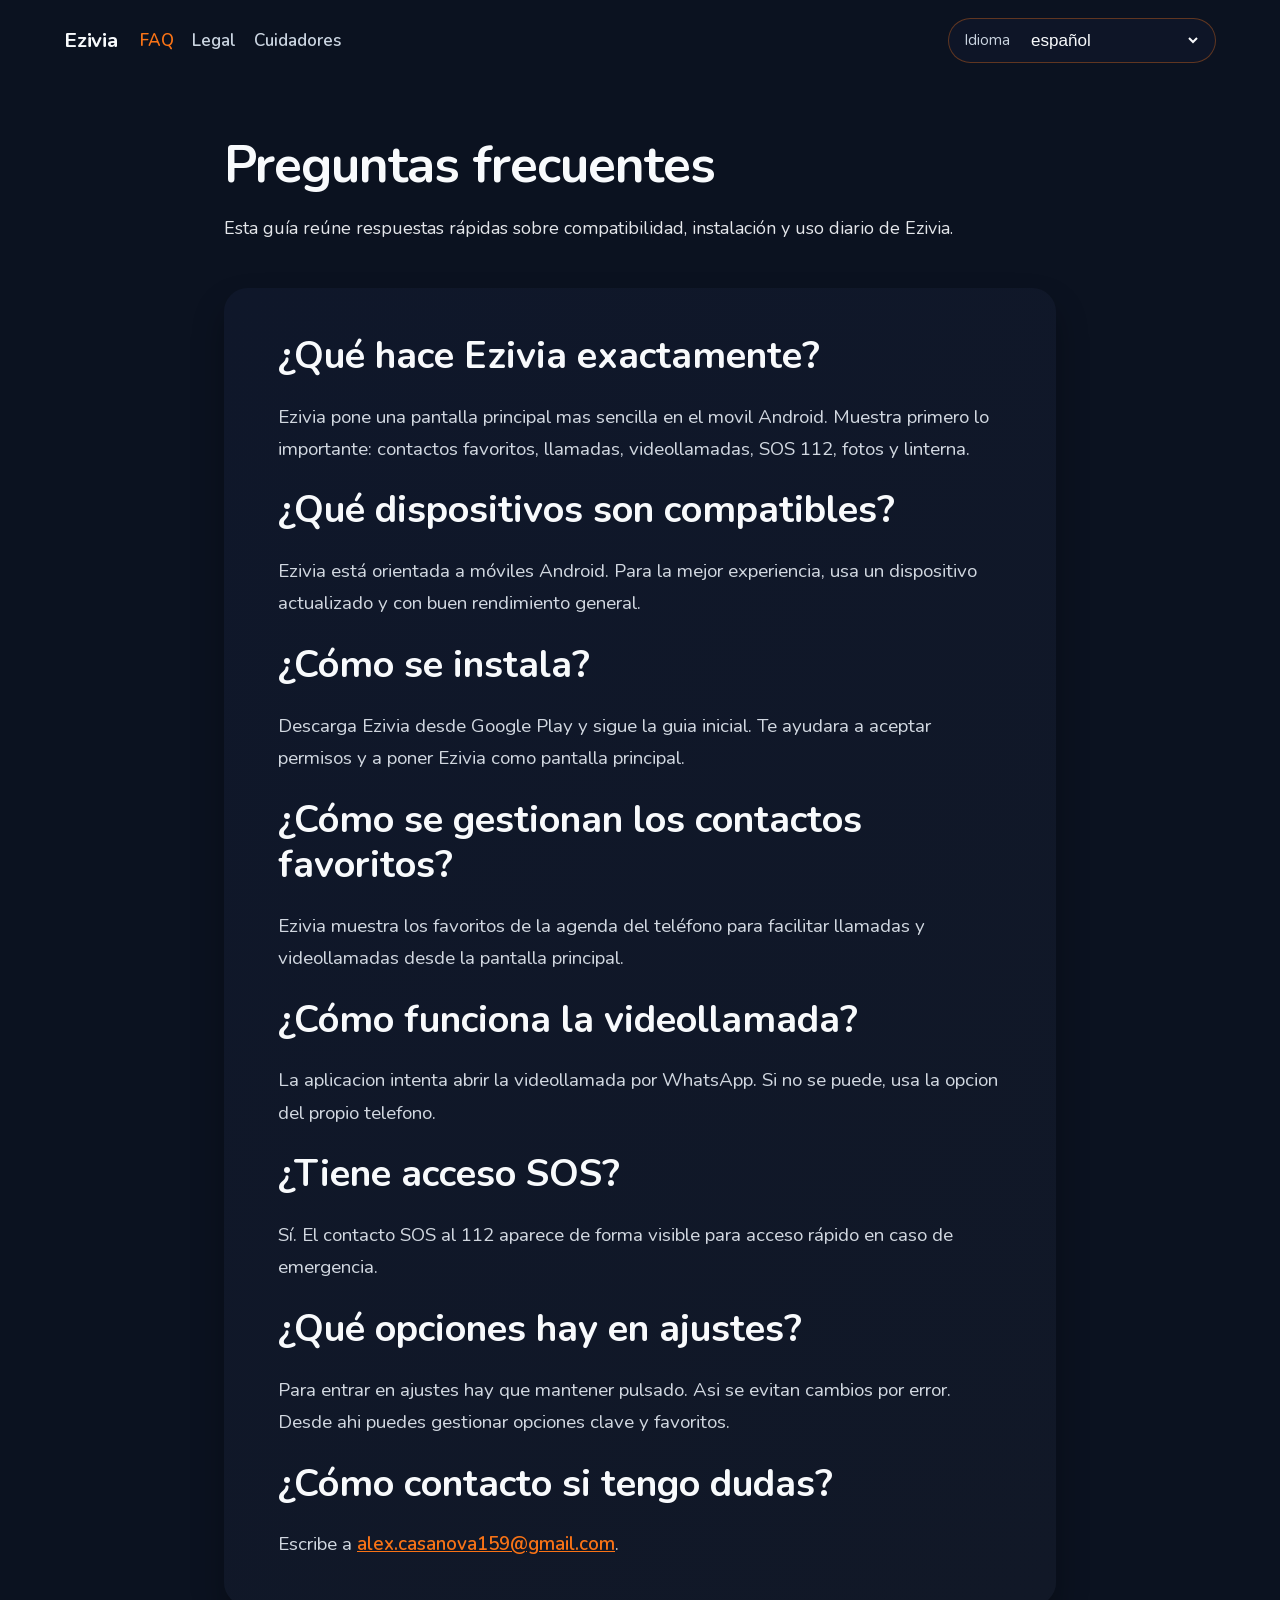
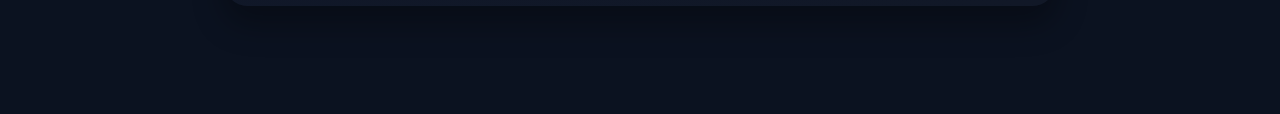
<file: faq/index.html>
<!DOCTYPE html><html lang="es" class="nunito_4c270ad2-module__CZY4Ka__variable"><head><meta charSet="utf-8"/><meta name="viewport" content="width=device-width, initial-scale=1"/><link rel="preload" href="/_next/static/media/07454f8ad8aaac57-s.p.0tqkxa-w3pk~c.woff2" as="font" crossorigin="" type="font/woff2"/><link rel="stylesheet" href="/_next/static/chunks/0e59.xq9.gl9b.css" data-precedence="next"/><link rel="preload" as="script" fetchPriority="low" href="/_next/static/chunks/115dplafwys-z.js"/><script src="/_next/static/chunks/0pqt~8bl3ukh4.js" async=""></script><script src="/_next/static/chunks/10u3y4bw1ayzs.js" async=""></script><script src="/_next/static/chunks/0au83~zq0~0pf.js" async=""></script><script src="/_next/static/chunks/turbopack-0kknce6icackx.js" async=""></script><script src="/_next/static/chunks/0qcdlycfl4tza.js" async=""></script><script src="/_next/static/chunks/0d3shmwh5_nmn.js" async=""></script><script src="/_next/static/chunks/0-d_8z.9mitup.js" async=""></script><meta name="next-size-adjust" content=""/><title>Preguntas frecuentes | Ezivia</title><meta name="description" content="Resuelve las dudas habituales sobre Ezivia y descubre cómo simplifica los móviles Android para personas mayores."/><meta name="application-name" content="Ezivia"/><meta name="author" content="Equipo Ezivia"/><meta name="keywords" content="ezivia,móviles sencillos,smartphone para mayores,android accesible,apoyo para familias,tecnología inclusiva,teléfono fácil,interfaz grande,accesibilidad senior,comunicación familiar"/><meta name="creator" content="Ezivia"/><meta name="category" content="accessibility"/><link rel="canonical" href="https://www.eazivi.com/faq/"/><meta property="og:title" content="Ezivia | Móviles Android sencillos para personas mayores"/><meta property="og:description" content="Simplificamos los móviles Android para que las personas mayores y sus familias disfruten de una experiencia tranquila, clara y segura."/><meta property="og:url" content="https://www.eazivi.com/"/><meta property="og:site_name" content="Ezivia"/><meta property="og:locale" content="es_ES"/><meta property="og:image" content="https://www.eazivi.com/illustration-care.png"/><meta property="og:image:width" content="1200"/><meta property="og:image:height" content="630"/><meta property="og:image:alt" content="Persona mayor utilizando Ezivia en un teléfono Android"/><meta property="og:type" content="website"/><meta name="twitter:card" content="summary_large_image"/><meta name="twitter:site" content="@eziviaapp"/><meta name="twitter:creator" content="@eziviaapp"/><meta name="twitter:title" content="Ezivia | Android simple para personas mayores"/><meta name="twitter:description" content="Convierte cualquier Android en un móvil sencillo y humano para personas mayores y sus familias."/><meta name="twitter:image" content="https://www.eazivi.com/illustration-care.png"/><link rel="shortcut icon" href="/favicon.svg" type="image/svg+xml" sizes="any"/><link rel="icon" href="/favicon.svg" type="image/svg+xml" sizes="any"/><link rel="apple-touch-icon" href="/touch-icon.png" type="image/png" sizes="180x180"/><script src="/_next/static/chunks/03~yq9q893hmn.js" noModule=""></script></head><body class="nunito_4c270ad2-module__CZY4Ka__className app-body"><div hidden=""><!--$--><!--/$--></div><div id="google_translate_element" class="google-translate-hidden" aria-hidden="true"></div><a class="skip-link" href="#contenido-principal">Saltar al contenido principal</a><header class="app-topbar notranslate" translate="no"><nav class="site-nav" aria-label="Navegación principal"><a class="site-nav__brand" href="/">Ezivia</a><ul class="site-nav__links"><li><a class="is-active" aria-current="page" href="/faq/">FAQ</a></li><li><a href="/legal/">Legal</a></li><li><a href="/cuidadores/">Cuidadores</a></li></ul></nav><label class="language-selector notranslate" aria-label="Idioma" translate="no"><span class="language-selector__label">Idioma</span><select><option value="__system__" selected="">Sistema<!-- --> (<!-- -->español<!-- -->)</option><option value="af">Afrikaans</option><option value="am">አማርኛ</option><option value="ar">العربية</option><option value="az">azərbaycan</option><option value="be">беларуская</option><option value="bg">български</option><option value="bn">বাংলা</option><option value="bs">bosanski</option><option value="ca">català</option><option value="ceb">Cebuano</option><option value="co">corso</option><option value="cs">čeština</option><option value="cy">Cymraeg</option><option value="da">dansk</option><option value="de">Deutsch</option><option value="el">Ελληνικά</option><option value="en">English</option><option value="eo">Esperanto</option><option value="es">español</option><option value="et">eesti</option><option value="eu">euskara</option><option value="fa">فارسی</option><option value="fi">suomi</option><option value="fr">français</option><option value="fy">Frysk</option><option value="ga">Gaeilge</option><option value="gd">Gàidhlig</option><option value="gl">galego</option><option value="gu">ગુજરાતી</option><option value="ha">Hausa</option><option value="haw">ʻŌlelo Hawaiʻi</option><option value="he">עברית</option><option value="hi">हिन्दी</option><option value="hmn">hmong</option><option value="hr">hrvatski</option><option value="ht">criollo haitiano</option><option value="hu">magyar</option><option value="hy">հայերեն</option><option value="id">Indonesia</option><option value="ig">Igbo</option><option value="is">íslenska</option><option value="it">italiano</option><option value="ja">日本語</option><option value="jv">Jawa</option><option value="ka">ქართული</option><option value="kk">қазақ тілі</option><option value="km">ខ្មែរ</option><option value="kn">ಕನ್ನಡ</option><option value="ko">한국어</option><option value="ku">kurdî (kurmancî)</option><option value="ky">кыргызча</option><option value="la">latín</option><option value="lb">Lëtzebuergesch</option><option value="lo">ລາວ</option><option value="lt">lietuvių</option><option value="lv">latviešu</option><option value="mg">Malagasy</option><option value="mi">Māori</option><option value="mk">македонски</option><option value="ml">മലയാളം</option><option value="mn">монгол</option><option value="mr">मराठी</option><option value="ms">Melayu</option><option value="mt">Malti</option><option value="my">မြန်မာ</option><option value="ne">नेपाली</option><option value="nl">Nederlands</option><option value="no">norsk</option><option value="or">ଓଡ଼ିଆ</option><option value="pa">ਪੰਜਾਬੀ</option><option value="pl">polski</option><option value="ps">پښتو</option><option value="pt">português</option><option value="ro">română</option><option value="ru">русский</option><option value="rw">Ikinyarwanda</option><option value="sd">سنڌي</option><option value="si">සිංහල</option><option value="sk">slovenčina</option><option value="sl">slovenščina</option><option value="sm">samoano</option><option value="sn">chiShona</option><option value="so">Soomaali</option><option value="sq">shqip</option><option value="sr">српски</option><option value="st">Sesotho</option><option value="su">Basa Sunda</option><option value="sv">svenska</option><option value="sw">Kiswahili</option><option value="ta">தமிழ்</option><option value="te">తెలుగు</option><option value="tg">тоҷикӣ</option><option value="th">ไทย</option><option value="tk">türkmen dili</option><option value="tl">Filipino</option><option value="tr">Türkçe</option><option value="tt">татар</option><option value="ug">ئۇيغۇرچە</option><option value="uk">українська</option><option value="ur">اردو</option><option value="uz">o‘zbek</option><option value="vi">Tiếng Việt</option><option value="xh">IsiXhosa</option><option value="yi">ייִדיש</option><option value="yo">Èdè Yorùbá</option><option value="zh-CN">中文 (中国)</option><option value="zh-TW">中文 (台灣)</option><option value="zu">isiZulu</option></select></label></header><div id="contenido-principal" class="app-shell"><main class="content-page" aria-labelledby="faq-title"><header class="content-page__header"><h1 id="faq-title">Preguntas frecuentes</h1><p>Esta guía reúne respuestas rápidas sobre compatibilidad, instalación y uso diario de Ezivia.</p></header><section aria-label="Listado de preguntas frecuentes"><article class="markdown markdown--faq"><h2>¿Qué hace Ezivia exactamente?</h2><p>Ezivia pone una pantalla principal mas sencilla en el movil Android. Muestra primero lo importante: contactos favoritos, llamadas, videollamadas, SOS 112, fotos y linterna.</p><h2>¿Qué dispositivos son compatibles?</h2><p>Ezivia está orientada a móviles Android. Para la mejor experiencia, usa un dispositivo actualizado y con buen rendimiento general.</p><h2>¿Cómo se instala?</h2><p>Descarga Ezivia desde Google Play y sigue la guia inicial. Te ayudara a aceptar permisos y a poner Ezivia como pantalla principal.</p><h2>¿Cómo se gestionan los contactos favoritos?</h2><p>Ezivia muestra los favoritos de la agenda del teléfono para facilitar llamadas y videollamadas desde la pantalla principal.</p><h2>¿Cómo funciona la videollamada?</h2><p>La aplicacion intenta abrir la videollamada por WhatsApp. Si no se puede, usa la opcion del propio telefono.</p><h2>¿Tiene acceso SOS?</h2><p>Sí. El contacto SOS al 112 aparece de forma visible para acceso rápido en caso de emergencia.</p><h2>¿Qué opciones hay en ajustes?</h2><p>Para entrar en ajustes hay que mantener pulsado. Asi se evitan cambios por error. Desde ahi puedes gestionar opciones clave y favoritos.</p><h2>¿Cómo contacto si tengo dudas?</h2><p>Escribe a <a href="mailto:alex.casanova159@gmail.com" class="markdown-link" rel="noopener noreferrer">alex.casanova159@gmail.com</a>.</p></article></section></main><!--$--><!--/$--></div><script src="/_next/static/chunks/115dplafwys-z.js" id="_R_" async=""></script><script>(self.__next_f=self.__next_f||[]).push([0])</script><script>self.__next_f.push([1,"1:\"$Sreact.fragment\"\n2:I[22076,[\"/_next/static/chunks/0qcdlycfl4tza.js\",\"/_next/static/chunks/0d3shmwh5_nmn.js\"],\"I18nProvider\"]\n3:I[22575,[\"/_next/static/chunks/0qcdlycfl4tza.js\",\"/_next/static/chunks/0d3shmwh5_nmn.js\"],\"AppChrome\"]\n4:I[39756,[\"/_next/static/chunks/0qcdlycfl4tza.js\",\"/_next/static/chunks/0d3shmwh5_nmn.js\"],\"default\"]\n5:I[37457,[\"/_next/static/chunks/0qcdlycfl4tza.js\",\"/_next/static/chunks/0d3shmwh5_nmn.js\"],\"default\"]\n7:I[97367,[\"/_next/static/chunks/0qcdlycfl4tza.js\",\"/_next/static/chunks/0d3shmwh5_nmn.js\"],\"OutletBoundary\"]\n8:\"$Sreact.suspense\"\nb:I[97367,[\"/_next/static/chunks/0qcdlycfl4tza.js\",\"/_next/static/chunks/0d3shmwh5_nmn.js\"],\"ViewportBoundary\"]\nd:I[97367,[\"/_next/static/chunks/0qcdlycfl4tza.js\",\"/_next/static/chunks/0d3shmwh5_nmn.js\"],\"MetadataBoundary\"]\nf:I[68027,[\"/_next/static/chunks/0qcdlycfl4tza.js\",\"/_next/static/chunks/0d3shmwh5_nmn.js\"],\"default\",1]\n:HL[\"/_next/static/chunks/0e59.xq9.gl9b.css\",\"style\"]\n:HL[\"/_next/static/media/07454f8ad8aaac57-s.p.0tqkxa-w3pk~c.woff2\",\"font\",{\"crossOrigin\":\"\",\"type\":\"font/woff2\"}]\n"])</script><script>self.__next_f.push([1,"0:{\"P\":null,\"c\":[\"\",\"faq\",\"\"],\"q\":\"\",\"i\":false,\"f\":[[[\"\",{\"children\":[\"faq\",{\"children\":[\"__PAGE__\",{}]}]},\"$undefined\",\"$undefined\",16],[[\"$\",\"$1\",\"c\",{\"children\":[[[\"$\",\"link\",\"0\",{\"rel\":\"stylesheet\",\"href\":\"/_next/static/chunks/0e59.xq9.gl9b.css\",\"precedence\":\"next\",\"crossOrigin\":\"$undefined\",\"nonce\":\"$undefined\"}],[\"$\",\"script\",\"script-0\",{\"src\":\"/_next/static/chunks/0qcdlycfl4tza.js\",\"async\":true,\"nonce\":\"$undefined\"}],[\"$\",\"script\",\"script-1\",{\"src\":\"/_next/static/chunks/0d3shmwh5_nmn.js\",\"async\":true,\"nonce\":\"$undefined\"}]],[\"$\",\"html\",null,{\"lang\":\"es\",\"className\":\"nunito_4c270ad2-module__CZY4Ka__variable\",\"children\":[\"$\",\"body\",null,{\"className\":\"nunito_4c270ad2-module__CZY4Ka__className app-body\",\"children\":[\"$\",\"$L2\",null,{\"children\":[\"$\",\"$L3\",null,{\"children\":[\"$\",\"$L4\",null,{\"parallelRouterKey\":\"children\",\"error\":\"$undefined\",\"errorStyles\":\"$undefined\",\"errorScripts\":\"$undefined\",\"template\":[\"$\",\"$L5\",null,{}],\"templateStyles\":\"$undefined\",\"templateScripts\":\"$undefined\",\"notFound\":[[[\"$\",\"title\",null,{\"children\":\"404: This page could not be found.\"}],[\"$\",\"div\",null,{\"style\":{\"fontFamily\":\"system-ui,\\\"Segoe UI\\\",Roboto,Helvetica,Arial,sans-serif,\\\"Apple Color Emoji\\\",\\\"Segoe UI Emoji\\\"\",\"height\":\"100vh\",\"textAlign\":\"center\",\"display\":\"flex\",\"flexDirection\":\"column\",\"alignItems\":\"center\",\"justifyContent\":\"center\"},\"children\":[\"$\",\"div\",null,{\"children\":[[\"$\",\"style\",null,{\"dangerouslySetInnerHTML\":{\"__html\":\"body{color:#000;background:#fff;margin:0}.next-error-h1{border-right:1px solid rgba(0,0,0,.3)}@media (prefers-color-scheme:dark){body{color:#fff;background:#000}.next-error-h1{border-right:1px solid rgba(255,255,255,.3)}}\"}}],[\"$\",\"h1\",null,{\"className\":\"next-error-h1\",\"style\":{\"display\":\"inline-block\",\"margin\":\"0 20px 0 0\",\"padding\":\"0 23px 0 0\",\"fontSize\":24,\"fontWeight\":500,\"verticalAlign\":\"top\",\"lineHeight\":\"49px\"},\"children\":404}],[\"$\",\"div\",null,{\"style\":{\"display\":\"inline-block\"},\"children\":[\"$\",\"h2\",null,{\"style\":{\"fontSize\":14,\"fontWeight\":400,\"lineHeight\":\"49px\",\"margin\":0},\"children\":\"This page could not be found.\"}]}]]}]}]],[]],\"forbidden\":\"$undefined\",\"unauthorized\":\"$undefined\"}]}]}]}]}]]}],{\"children\":[[\"$\",\"$1\",\"c\",{\"children\":[null,[\"$\",\"$L4\",null,{\"parallelRouterKey\":\"children\",\"error\":\"$undefined\",\"errorStyles\":\"$undefined\",\"errorScripts\":\"$undefined\",\"template\":[\"$\",\"$L5\",null,{}],\"templateStyles\":\"$undefined\",\"templateScripts\":\"$undefined\",\"notFound\":\"$undefined\",\"forbidden\":\"$undefined\",\"unauthorized\":\"$undefined\"}]]}],{\"children\":[[\"$\",\"$1\",\"c\",{\"children\":[\"$L6\",[[\"$\",\"script\",\"script-0\",{\"src\":\"/_next/static/chunks/0-d_8z.9mitup.js\",\"async\":true,\"nonce\":\"$undefined\"}]],[\"$\",\"$L7\",null,{\"children\":[\"$\",\"$8\",null,{\"name\":\"Next.MetadataOutlet\",\"children\":\"$@9\"}]}]]}],{},null,false,null]},null,false,\"$@a\"]},null,false,null],[\"$\",\"$1\",\"h\",{\"children\":[null,[\"$\",\"$Lb\",null,{\"children\":\"$Lc\"}],[\"$\",\"div\",null,{\"hidden\":true,\"children\":[\"$\",\"$Ld\",null,{\"children\":[\"$\",\"$8\",null,{\"name\":\"Next.Metadata\",\"children\":\"$Le\"}]}]}],[\"$\",\"meta\",null,{\"name\":\"next-size-adjust\",\"content\":\"\"}]]}],false]],\"m\":\"$undefined\",\"G\":[\"$f\",[[\"$\",\"link\",\"0\",{\"rel\":\"stylesheet\",\"href\":\"/_next/static/chunks/0e59.xq9.gl9b.css\",\"precedence\":\"next\",\"crossOrigin\":\"$undefined\",\"nonce\":\"$undefined\"}]]],\"S\":true,\"h\":null,\"s\":\"$undefined\",\"l\":\"$undefined\",\"p\":\"$undefined\",\"d\":\"$undefined\",\"b\":\"jOdP-XooW4DCaZ9waohwV\"}\n"])</script><script>self.__next_f.push([1,"10:[]\na:\"$W10\"\n"])</script><script>self.__next_f.push([1,"c:[[\"$\",\"meta\",\"0\",{\"charSet\":\"utf-8\"}],[\"$\",\"meta\",\"1\",{\"name\":\"viewport\",\"content\":\"width=device-width, initial-scale=1\"}]]\n"])</script><script>self.__next_f.push([1,"11:I[27201,[\"/_next/static/chunks/0qcdlycfl4tza.js\",\"/_next/static/chunks/0d3shmwh5_nmn.js\"],\"IconMark\"]\n9:null\n"])</script><script>self.__next_f.push([1,"e:[[\"$\",\"title\",\"0\",{\"children\":\"Preguntas frecuentes | Ezivia\"}],[\"$\",\"meta\",\"1\",{\"name\":\"description\",\"content\":\"Resuelve las dudas habituales sobre Ezivia y descubre cómo simplifica los móviles Android para personas mayores.\"}],[\"$\",\"meta\",\"2\",{\"name\":\"application-name\",\"content\":\"Ezivia\"}],[\"$\",\"meta\",\"3\",{\"name\":\"author\",\"content\":\"Equipo Ezivia\"}],[\"$\",\"meta\",\"4\",{\"name\":\"keywords\",\"content\":\"ezivia,móviles sencillos,smartphone para mayores,android accesible,apoyo para familias,tecnología inclusiva,teléfono fácil,interfaz grande,accesibilidad senior,comunicación familiar\"}],[\"$\",\"meta\",\"5\",{\"name\":\"creator\",\"content\":\"Ezivia\"}],[\"$\",\"meta\",\"6\",{\"name\":\"category\",\"content\":\"accessibility\"}],[\"$\",\"link\",\"7\",{\"rel\":\"canonical\",\"href\":\"https://www.eazivi.com/faq/\"}],[\"$\",\"meta\",\"8\",{\"property\":\"og:title\",\"content\":\"Ezivia | Móviles Android sencillos para personas mayores\"}],[\"$\",\"meta\",\"9\",{\"property\":\"og:description\",\"content\":\"Simplificamos los móviles Android para que las personas mayores y sus familias disfruten de una experiencia tranquila, clara y segura.\"}],[\"$\",\"meta\",\"10\",{\"property\":\"og:url\",\"content\":\"https://www.eazivi.com/\"}],[\"$\",\"meta\",\"11\",{\"property\":\"og:site_name\",\"content\":\"Ezivia\"}],[\"$\",\"meta\",\"12\",{\"property\":\"og:locale\",\"content\":\"es_ES\"}],[\"$\",\"meta\",\"13\",{\"property\":\"og:image\",\"content\":\"https://www.eazivi.com/illustration-care.png\"}],[\"$\",\"meta\",\"14\",{\"property\":\"og:image:width\",\"content\":\"1200\"}],[\"$\",\"meta\",\"15\",{\"property\":\"og:image:height\",\"content\":\"630\"}],[\"$\",\"meta\",\"16\",{\"property\":\"og:image:alt\",\"content\":\"Persona mayor utilizando Ezivia en un teléfono Android\"}],[\"$\",\"meta\",\"17\",{\"property\":\"og:type\",\"content\":\"website\"}],[\"$\",\"meta\",\"18\",{\"name\":\"twitter:card\",\"content\":\"summary_large_image\"}],[\"$\",\"meta\",\"19\",{\"name\":\"twitter:site\",\"content\":\"@eziviaapp\"}],[\"$\",\"meta\",\"20\",{\"name\":\"twitter:creator\",\"content\":\"@eziviaapp\"}],[\"$\",\"meta\",\"21\",{\"name\":\"twitter:title\",\"content\":\"Ezivia | Android simple para personas mayores\"}],[\"$\",\"meta\",\"22\",{\"name\":\"twitter:description\",\"content\":\"Convierte cualquier Android en un móvil sencillo y humano para personas mayores y sus familias.\"}],[\"$\",\"meta\",\"23\",{\"name\":\"twitter:image\",\"content\":\"https://www.eazivi.com/illustration-care.png\"}],[\"$\",\"link\",\"24\",{\"rel\":\"shortcut icon\",\"href\":\"/favicon.svg\",\"type\":\"image/svg+xml\",\"sizes\":\"any\"}],[\"$\",\"link\",\"25\",{\"rel\":\"icon\",\"href\":\"/favicon.svg\",\"type\":\"image/svg+xml\",\"sizes\":\"any\"}],[\"$\",\"link\",\"26\",{\"rel\":\"apple-touch-icon\",\"href\":\"/touch-icon.png\",\"type\":\"image/png\",\"sizes\":\"180x180\"}],[\"$\",\"$L11\",\"27\",{}]]\n"])</script><script>self.__next_f.push([1,"12:I[4653,[\"/_next/static/chunks/0qcdlycfl4tza.js\",\"/_next/static/chunks/0d3shmwh5_nmn.js\",\"/_next/static/chunks/0-d_8z.9mitup.js\"],\"FaqClientPage\"]\n13:T53e,# Preguntas frecuentes sobre Ezivia\r\n\r\n## ¿Qué hace Ezivia exactamente?\r\n\r\nEzivia pone una pantalla principal mas sencilla en el movil Android. Muestra primero lo importante: contactos favoritos, llamadas, videollamadas, SOS 112, fotos y linterna.\r\n\r\n## ¿Qué dispositivos son compatibles?\r\n\r\nEzivia está orientada a móviles Android. Para la mejor experiencia, usa un dispositivo actualizado y con buen rendimiento general.\r\n\r\n## ¿Cómo se instala?\r\n\r\nDescarga Ezivia desde Google Play y sigue la guia inicial. Te ayudara a aceptar permisos y a poner Ezivia como pantalla principal.\r\n\r\n## ¿Cómo se gestionan los contactos favoritos?\r\n\r\nEzivia muestra los favoritos de la agenda del teléfono para facilitar llamadas y videollamadas desde la pantalla principal.\r\n\r\n## ¿Cómo funciona la videollamada?\r\n\r\nLa aplicacion intenta abrir la videollamada por WhatsApp. Si no se puede, usa la opcion del propio telefono.\r\n\r\n## ¿Tiene acceso SOS?\r\n\r\nSí. El contacto SOS al 112 aparece de forma visible para acceso rápido en caso de emergencia.\r\n\r\n## ¿Qué opciones hay en ajustes?\r\n\r\nPara entrar en ajustes hay que mantener pulsado. Asi se evitan cambios por error. Desde ahi puedes gestionar opciones clave y favoritos.\r\n\r\n## ¿Cómo contacto si tengo dudas?\r\n\r\nEscribe a [alex.casanova159@gmail.com](mailto:alex.casanova159@gmail.com).\r\n14:T491,# Ezivia Frequently Asked Questions\r\n\r\n## What does Ezivia do?\r\n\r\nEzivia provides a simpler Android home screen. It keeps key actions first: favorite contacts, calls, video calls, SOS 112, photos, and flashlight.\r\n\r\n## Which devices are supported?\r\n\r\nEzivia is designed for Android phones. For best results, use an updated device with stable performance.\r\n\r\n## How do I install it?\r\n\r\nDownload Ezivia from Google Play and follow the setup guide. It helps you grant permissions and set Ezivia as the home launcher.\r\n\r\n## How are favorite contacts managed?\r\n\r\nEzivia reads starred contacts from the phone address book so calls and video calls stay one tap away.\r\n\r\n## How does video calling work?\r\n\r\nThe app tries WhatsApp video first. If that is unavailable, it falls back to the phone native option.\r\n\r\n## Is there SOS access?\r\n\r\nYes. SOS 112 is always visible for quick emergency access.\r\n\r\n## What options are available in settings?\r\n\r\nSettings require a long press to avoid accidental changes. From there, caregivers can manage key options and favorites.\r\n\r\n## How can I contact support?\r\n\r\nWrite to [alex.casanova159@gmail.com](mailto:alex.casanova159@gmail.com).\r\n6:[\"$\",\"$L12\",null,{\"faqMarkdownByLocale\":{\"es\":\"$13\",\"en\":\"$14\"}}]\n"])</script></body></html>
</file>
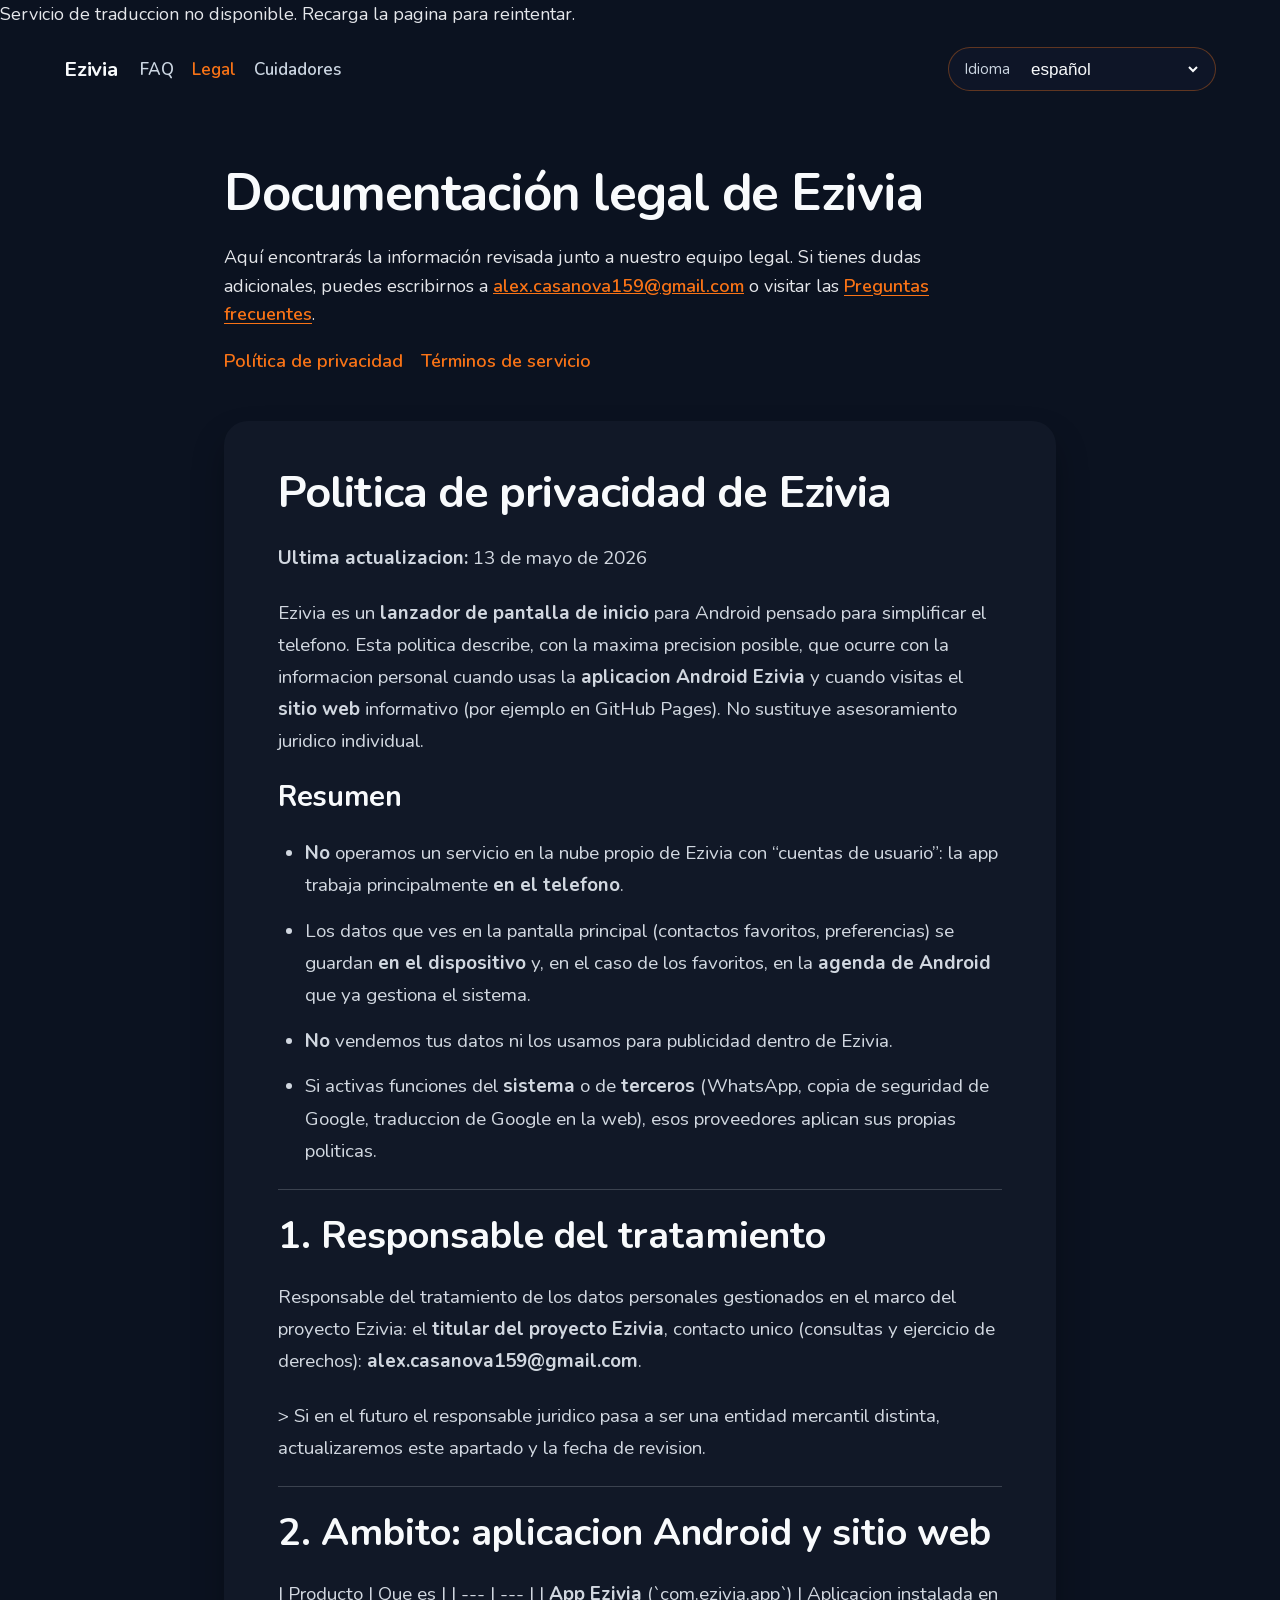
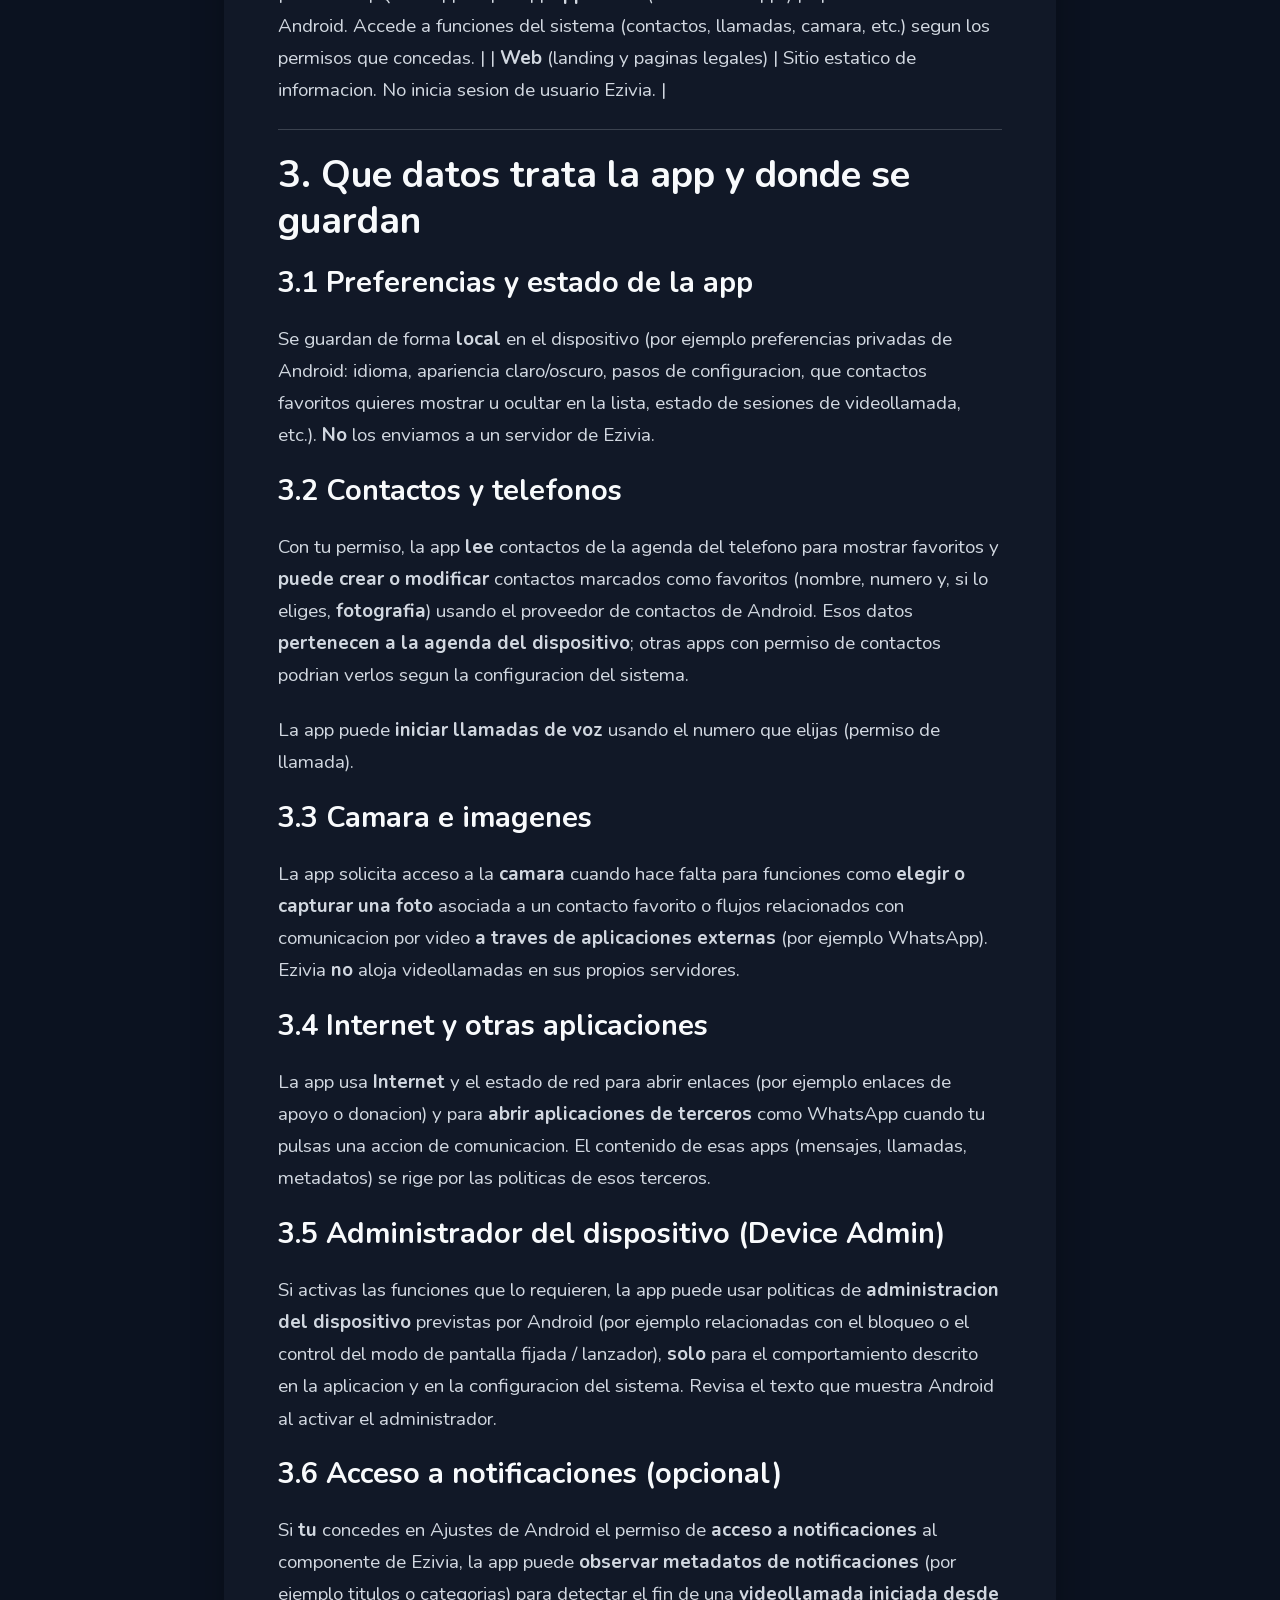
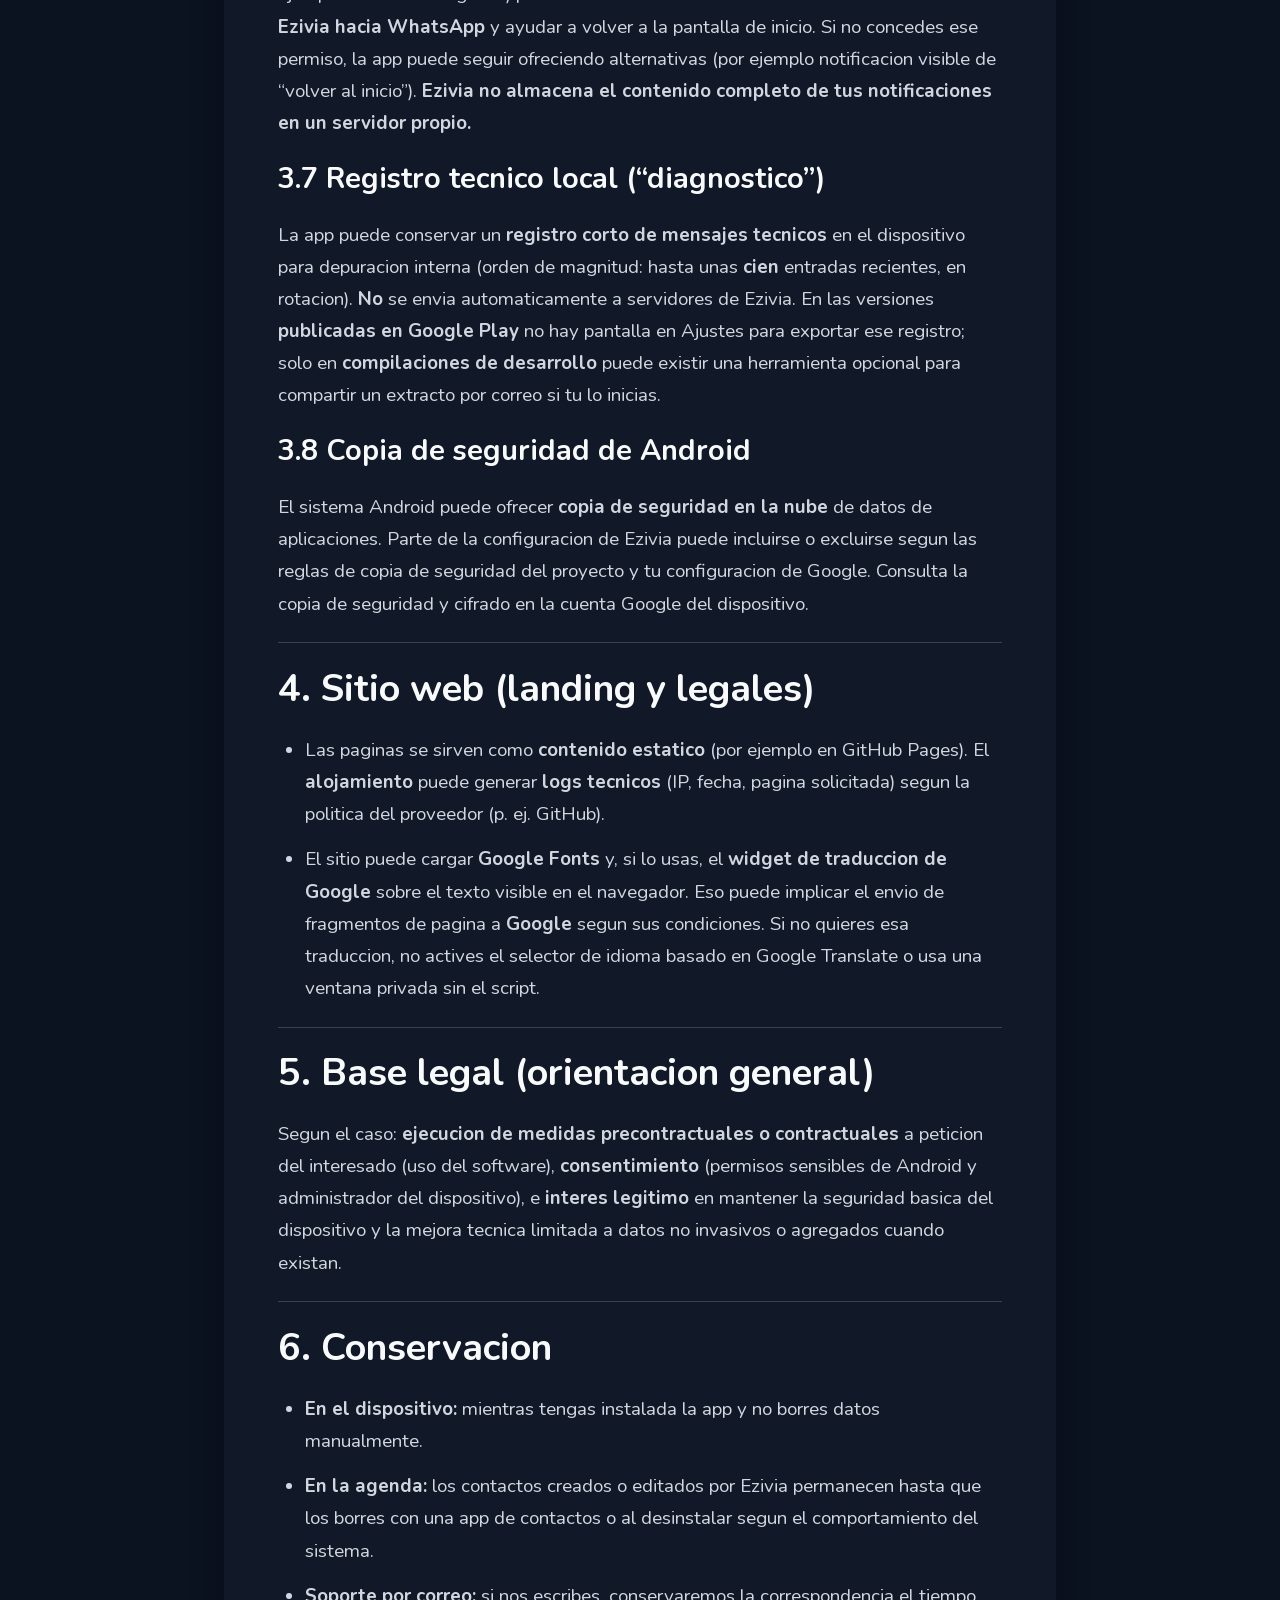
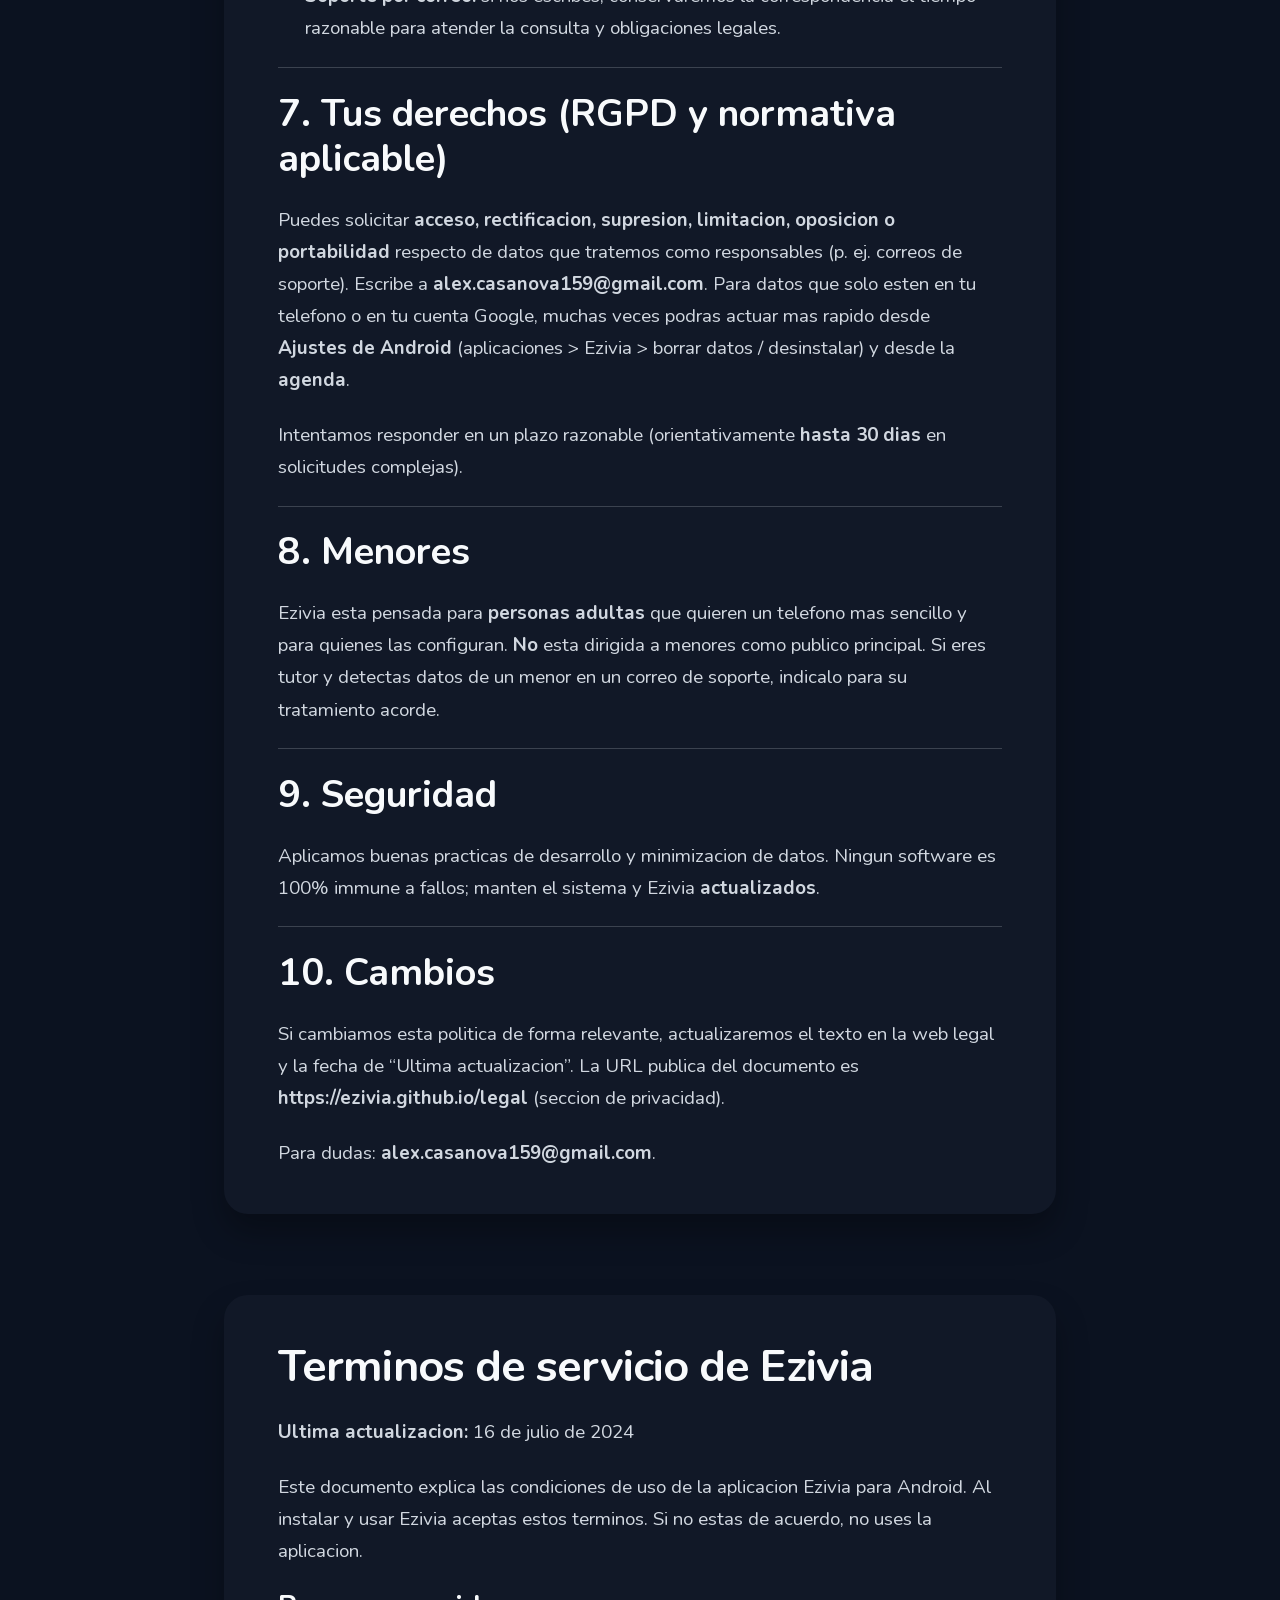
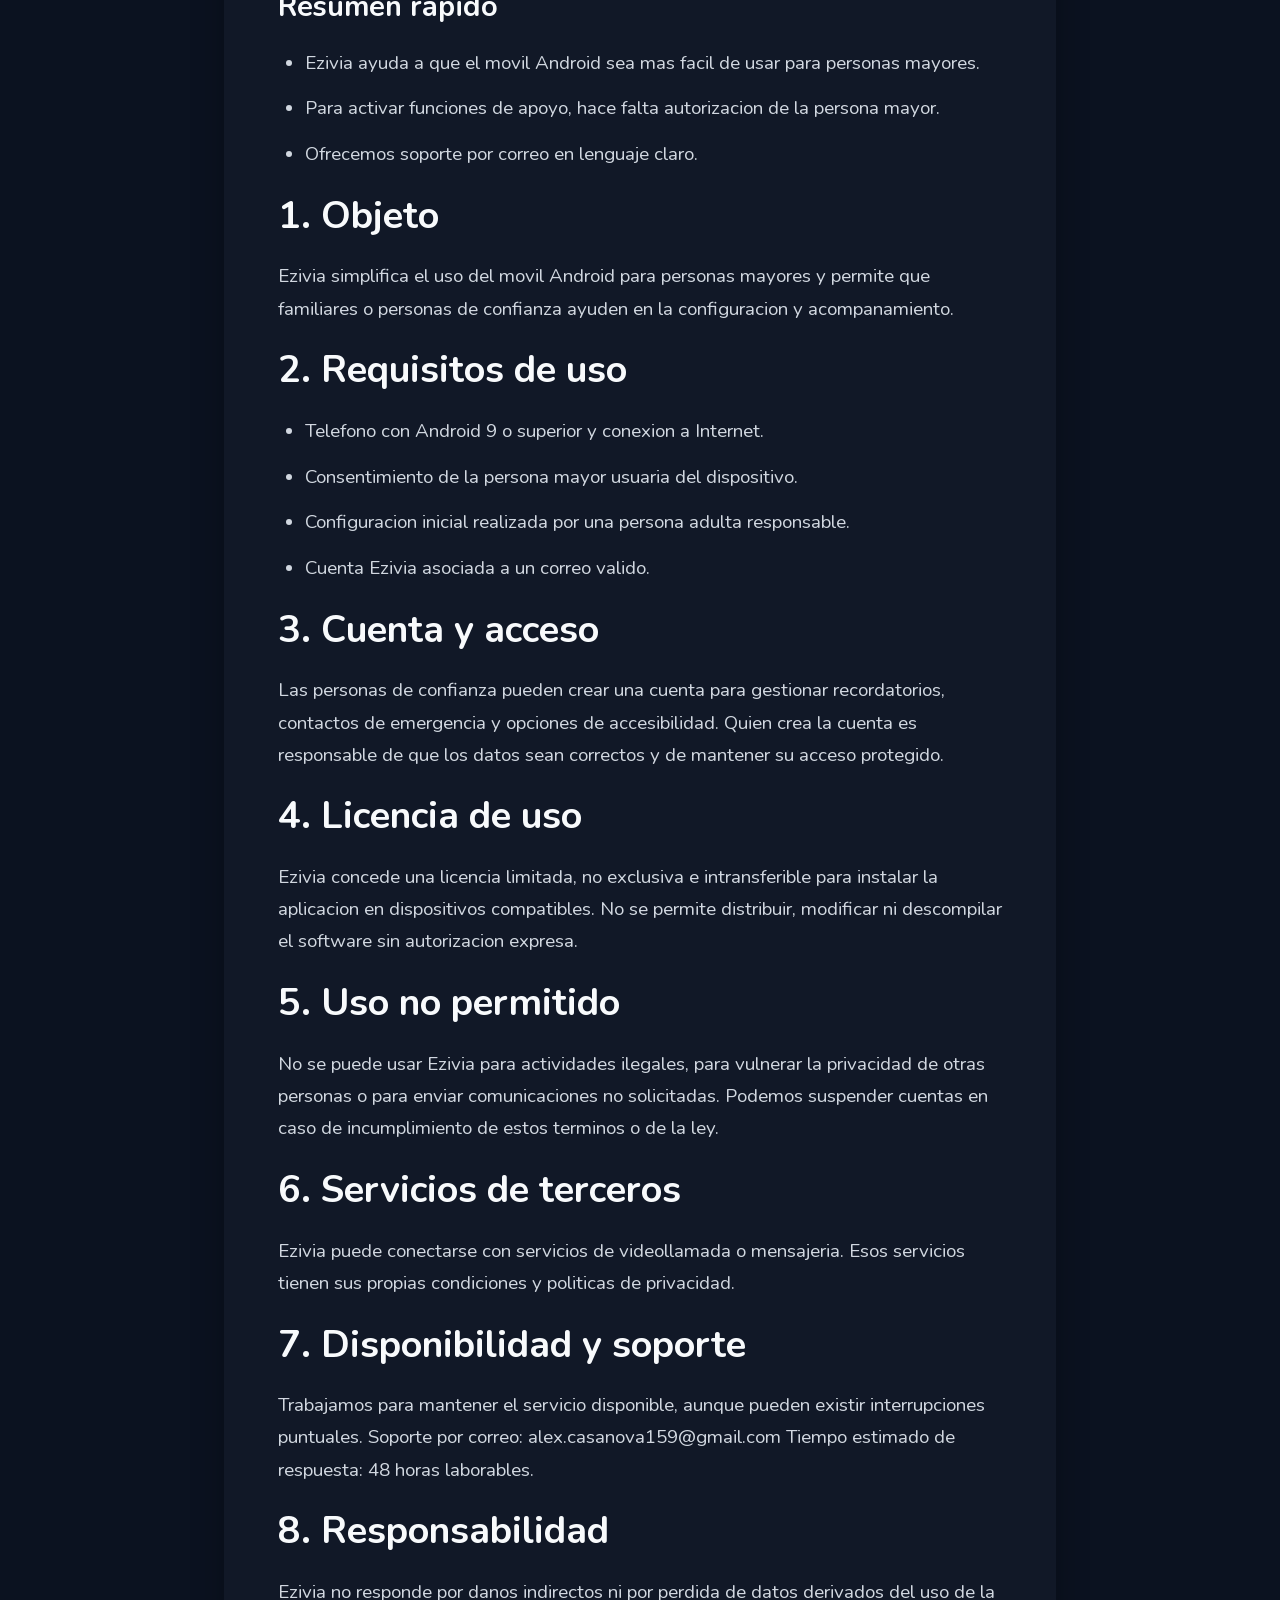
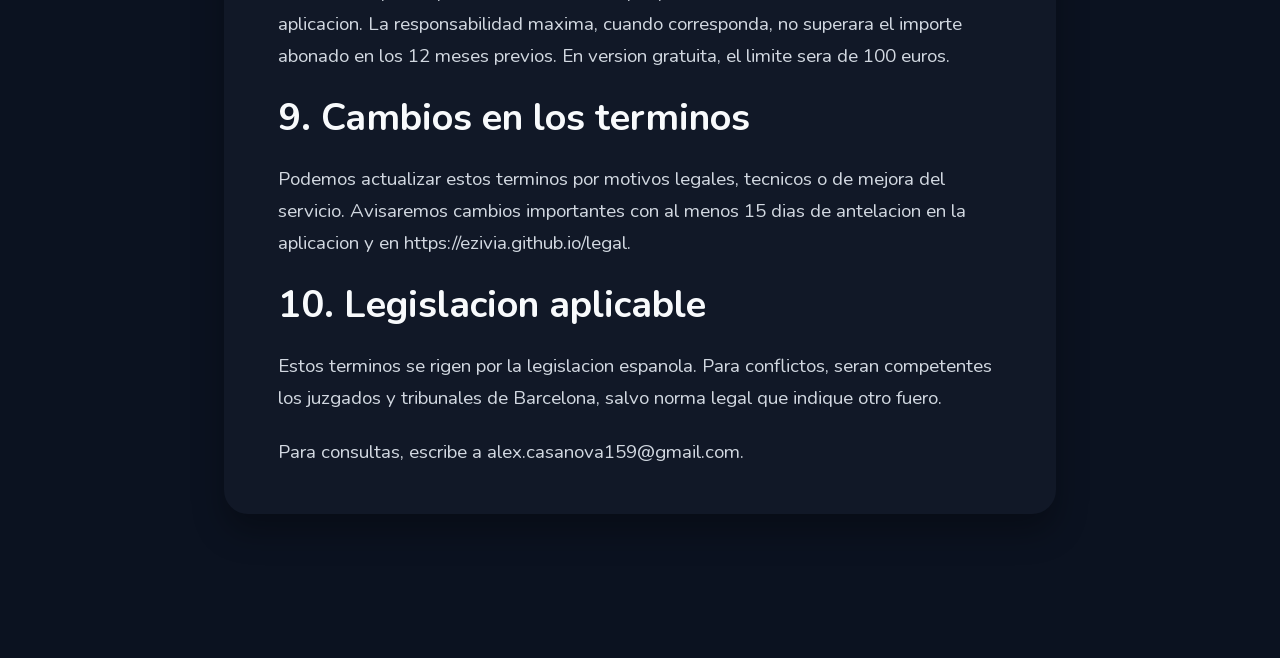
<file: legal/index.html>
<!DOCTYPE html><html lang="es" class="nunito_4c270ad2-module__CZY4Ka__variable"><head><meta charSet="utf-8"/><meta name="viewport" content="width=device-width, initial-scale=1"/><link rel="preload" href="/_next/static/media/07454f8ad8aaac57-s.p.0tqkxa-w3pk~c.woff2" as="font" crossorigin="" type="font/woff2"/><link rel="stylesheet" href="/_next/static/chunks/0e59.xq9.gl9b.css" data-precedence="next"/><link rel="preload" as="script" fetchPriority="low" href="/_next/static/chunks/115dplafwys-z.js"/><script src="/_next/static/chunks/0pqt~8bl3ukh4.js" async=""></script><script src="/_next/static/chunks/10u3y4bw1ayzs.js" async=""></script><script src="/_next/static/chunks/0au83~zq0~0pf.js" async=""></script><script src="/_next/static/chunks/turbopack-0kknce6icackx.js" async=""></script><script src="/_next/static/chunks/0qcdlycfl4tza.js" async=""></script><script src="/_next/static/chunks/0d3shmwh5_nmn.js" async=""></script><script src="/_next/static/chunks/075j._bbsfdy7.js" async=""></script><meta name="next-size-adjust" content=""/><title>Información legal | Ezivia</title><meta name="description" content="Consulta la política de privacidad y los términos de servicio oficiales de Ezivia, revisados por el equipo legal."/><meta name="application-name" content="Ezivia"/><meta name="author" content="Equipo Ezivia"/><meta name="keywords" content="ezivia,móviles sencillos,smartphone para mayores,android accesible,apoyo para familias,tecnología inclusiva,teléfono fácil,interfaz grande,accesibilidad senior,comunicación familiar"/><meta name="creator" content="Ezivia"/><meta name="category" content="accessibility"/><link rel="canonical" href="https://www.eazivi.com/"/><meta property="og:title" content="Ezivia | Móviles Android sencillos para personas mayores"/><meta property="og:description" content="Simplificamos los móviles Android para que las personas mayores y sus familias disfruten de una experiencia tranquila, clara y segura."/><meta property="og:url" content="https://www.eazivi.com/"/><meta property="og:site_name" content="Ezivia"/><meta property="og:locale" content="es_ES"/><meta property="og:image" content="https://www.eazivi.com/illustration-care.png"/><meta property="og:image:width" content="1200"/><meta property="og:image:height" content="630"/><meta property="og:image:alt" content="Persona mayor utilizando Ezivia en un teléfono Android"/><meta property="og:type" content="website"/><meta name="twitter:card" content="summary_large_image"/><meta name="twitter:site" content="@eziviaapp"/><meta name="twitter:creator" content="@eziviaapp"/><meta name="twitter:title" content="Ezivia | Android simple para personas mayores"/><meta name="twitter:description" content="Convierte cualquier Android en un móvil sencillo y humano para personas mayores y sus familias."/><meta name="twitter:image" content="https://www.eazivi.com/illustration-care.png"/><link rel="shortcut icon" href="/favicon.svg" type="image/svg+xml" sizes="any"/><link rel="icon" href="/favicon.svg" type="image/svg+xml" sizes="any"/><link rel="apple-touch-icon" href="/touch-icon.png" type="image/png" sizes="180x180"/><script src="/_next/static/chunks/03~yq9q893hmn.js" noModule=""></script></head><body class="nunito_4c270ad2-module__CZY4Ka__className app-body"><div hidden=""><!--$--><!--/$--></div><div id="google_translate_element" class="google-translate-hidden" aria-hidden="true"></div><a class="skip-link" href="#contenido-principal">Saltar al contenido principal</a><header class="app-topbar notranslate" translate="no"><nav class="site-nav" aria-label="Navegación principal"><a class="site-nav__brand" href="/">Ezivia</a><ul class="site-nav__links"><li><a href="/faq/">FAQ</a></li><li><a class="is-active" aria-current="page" href="/legal/">Legal</a></li><li><a href="/cuidadores/">Cuidadores</a></li></ul></nav><label class="language-selector notranslate" aria-label="Idioma" translate="no"><span class="language-selector__label">Idioma</span><select><option value="__system__" selected="">Sistema<!-- --> (<!-- -->español<!-- -->)</option><option value="af">Afrikaans</option><option value="am">አማርኛ</option><option value="ar">العربية</option><option value="az">azərbaycan</option><option value="be">беларуская</option><option value="bg">български</option><option value="bn">বাংলা</option><option value="bs">bosanski</option><option value="ca">català</option><option value="ceb">Cebuano</option><option value="co">corso</option><option value="cs">čeština</option><option value="cy">Cymraeg</option><option value="da">dansk</option><option value="de">Deutsch</option><option value="el">Ελληνικά</option><option value="en">English</option><option value="eo">Esperanto</option><option value="es">español</option><option value="et">eesti</option><option value="eu">euskara</option><option value="fa">فارسی</option><option value="fi">suomi</option><option value="fr">français</option><option value="fy">Frysk</option><option value="ga">Gaeilge</option><option value="gd">Gàidhlig</option><option value="gl">galego</option><option value="gu">ગુજરાતી</option><option value="ha">Hausa</option><option value="haw">ʻŌlelo Hawaiʻi</option><option value="he">עברית</option><option value="hi">हिन्दी</option><option value="hmn">hmong</option><option value="hr">hrvatski</option><option value="ht">criollo haitiano</option><option value="hu">magyar</option><option value="hy">հայերեն</option><option value="id">Indonesia</option><option value="ig">Igbo</option><option value="is">íslenska</option><option value="it">italiano</option><option value="ja">日本語</option><option value="jv">Jawa</option><option value="ka">ქართული</option><option value="kk">қазақ тілі</option><option value="km">ខ្មែរ</option><option value="kn">ಕನ್ನಡ</option><option value="ko">한국어</option><option value="ku">kurdî (kurmancî)</option><option value="ky">кыргызча</option><option value="la">latín</option><option value="lb">Lëtzebuergesch</option><option value="lo">ລາວ</option><option value="lt">lietuvių</option><option value="lv">latviešu</option><option value="mg">Malagasy</option><option value="mi">Māori</option><option value="mk">македонски</option><option value="ml">മലയാളം</option><option value="mn">монгол</option><option value="mr">मराठी</option><option value="ms">Melayu</option><option value="mt">Malti</option><option value="my">မြန်မာ</option><option value="ne">नेपाली</option><option value="nl">Nederlands</option><option value="no">norsk</option><option value="or">ଓଡ଼ିଆ</option><option value="pa">ਪੰਜਾਬੀ</option><option value="pl">polski</option><option value="ps">پښتو</option><option value="pt">português</option><option value="ro">română</option><option value="ru">русский</option><option value="rw">Ikinyarwanda</option><option value="sd">سنڌي</option><option value="si">සිංහල</option><option value="sk">slovenčina</option><option value="sl">slovenščina</option><option value="sm">samoano</option><option value="sn">chiShona</option><option value="so">Soomaali</option><option value="sq">shqip</option><option value="sr">српски</option><option value="st">Sesotho</option><option value="su">Basa Sunda</option><option value="sv">svenska</option><option value="sw">Kiswahili</option><option value="ta">தமிழ்</option><option value="te">తెలుగు</option><option value="tg">тоҷикӣ</option><option value="th">ไทย</option><option value="tk">türkmen dili</option><option value="tl">Filipino</option><option value="tr">Türkçe</option><option value="tt">татар</option><option value="ug">ئۇيغۇرچە</option><option value="uk">українська</option><option value="ur">اردو</option><option value="uz">o‘zbek</option><option value="vi">Tiếng Việt</option><option value="xh">IsiXhosa</option><option value="yi">ייִדיש</option><option value="yo">Èdè Yorùbá</option><option value="zh-CN">中文 (中国)</option><option value="zh-TW">中文 (台灣)</option><option value="zu">isiZulu</option></select></label></header><div id="contenido-principal" class="app-shell"><main class="content-page" aria-labelledby="legal-title"><header class="content-page__header"><h1 id="legal-title">Documentación legal de Ezivia</h1><p>Aquí encontrarás la información revisada junto a nuestro equipo legal. Si tienes dudas adicionales, puedes escribirnos a<!-- --> <a class="markdown-link" href="mailto:alex.casanova159@gmail.com">alex.casanova159@gmail.com</a> <!-- -->o visitar las<!-- --> <a class="inline-link" href="/faq/">Preguntas frecuentes</a>.</p><nav aria-label="Índice legal" class="content-page__toc"><ul><li><a href="#politica-privacidad">Política de privacidad</a></li><li><a href="#terminos-servicio">Términos de servicio</a></li></ul></nav></header><section id="politica-privacidad" aria-labelledby="privacy-heading"><article class="markdown markdown--legal" aria-labelledby="privacy-heading"><h1 id="privacy-heading">Politica de privacidad de Ezivia</h1><p><strong>Ultima actualizacion:</strong> 13 de mayo de 2026</p><p>Ezivia es un <strong>lanzador de pantalla de inicio</strong> para Android pensado para simplificar el telefono. Esta politica describe, con la maxima precision posible, que ocurre con la informacion personal cuando usas la <strong>aplicacion Android Ezivia</strong> y cuando visitas el <strong>sitio web</strong> informativo (por ejemplo en GitHub Pages). No sustituye asesoramiento juridico individual.</p><h3>Resumen</h3><ul><li><strong>No</strong> operamos un servicio en la nube propio de Ezivia con “cuentas de usuario”: la app trabaja principalmente <strong>en el telefono</strong>.</li><li>Los datos que ves en la pantalla principal (contactos favoritos, preferencias) se guardan <strong>en el dispositivo</strong> y, en el caso de los favoritos, en la <strong>agenda de Android</strong> que ya gestiona el sistema.</li><li><strong>No</strong> vendemos tus datos ni los usamos para publicidad dentro de Ezivia.</li><li>Si activas funciones del <strong>sistema</strong> o de <strong>terceros</strong> (WhatsApp, copia de seguridad de Google, traduccion de Google en la web), esos proveedores aplican sus propias politicas.</li></ul><hr/><h2>1. Responsable del tratamiento</h2><p>Responsable del tratamiento de los datos personales gestionados en el marco del proyecto Ezivia: el <strong>titular del proyecto Ezivia</strong>, contacto unico (consultas y ejercicio de derechos): <strong>alex.casanova159@gmail.com</strong>.</p><p>&gt; Si en el futuro el responsable juridico pasa a ser una entidad mercantil distinta, actualizaremos este apartado y la fecha de revision.</p><hr/><h2>2. Ambito: aplicacion Android y sitio web</h2><p>| Producto | Que es | | --- | --- | | <strong>App Ezivia</strong> (`com.ezivia.app`) | Aplicacion instalada en Android. Accede a funciones del sistema (contactos, llamadas, camara, etc.) segun los permisos que concedas. | | <strong>Web</strong> (landing y paginas legales) | Sitio estatico de informacion. No inicia sesion de usuario Ezivia. |</p><hr/><h2>3. Que datos trata la app y donde se guardan</h2><h3>3.1 Preferencias y estado de la app</h3><p>Se guardan de forma <strong>local</strong> en el dispositivo (por ejemplo preferencias privadas de Android: idioma, apariencia claro/oscuro, pasos de configuracion, que contactos favoritos quieres mostrar u ocultar en la lista, estado de sesiones de videollamada, etc.). <strong>No</strong> los enviamos a un servidor de Ezivia.</p><h3>3.2 Contactos y telefonos</h3><p>Con tu permiso, la app <strong>lee</strong> contactos de la agenda del telefono para mostrar favoritos y <strong>puede crear o modificar</strong> contactos marcados como favoritos (nombre, numero y, si lo eliges, <strong>fotografia</strong>) usando el proveedor de contactos de Android. Esos datos <strong>pertenecen a la agenda del dispositivo</strong>; otras apps con permiso de contactos podrian verlos segun la configuracion del sistema.</p><p>La app puede <strong>iniciar llamadas de voz</strong> usando el numero que elijas (permiso de llamada).</p><h3>3.3 Camara e imagenes</h3><p>La app solicita acceso a la <strong>camara</strong> cuando hace falta para funciones como <strong>elegir o capturar una foto</strong> asociada a un contacto favorito o flujos relacionados con comunicacion por video <strong>a traves de aplicaciones externas</strong> (por ejemplo WhatsApp). Ezivia <strong>no</strong> aloja videollamadas en sus propios servidores.</p><h3>3.4 Internet y otras aplicaciones</h3><p>La app usa <strong>Internet</strong> y el estado de red para abrir enlaces (por ejemplo enlaces de apoyo o donacion) y para <strong>abrir aplicaciones de terceros</strong> como WhatsApp cuando tu pulsas una accion de comunicacion. El contenido de esas apps (mensajes, llamadas, metadatos) se rige por las politicas de esos terceros.</p><h3>3.5 Administrador del dispositivo (Device Admin)</h3><p>Si activas las funciones que lo requieren, la app puede usar politicas de <strong>administracion del dispositivo</strong> previstas por Android (por ejemplo relacionadas con el bloqueo o el control del modo de pantalla fijada / lanzador), <strong>solo</strong> para el comportamiento descrito en la aplicacion y en la configuracion del sistema. Revisa el texto que muestra Android al activar el administrador.</p><h3>3.6 Acceso a notificaciones (opcional)</h3><p>Si <strong>tu</strong> concedes en Ajustes de Android el permiso de <strong>acceso a notificaciones</strong> al componente de Ezivia, la app puede <strong>observar metadatos de notificaciones</strong> (por ejemplo titulos o categorias) para detectar el fin de una <strong>videollamada iniciada desde Ezivia hacia WhatsApp</strong> y ayudar a volver a la pantalla de inicio. Si no concedes ese permiso, la app puede seguir ofreciendo alternativas (por ejemplo notificacion visible de “volver al inicio”). <strong>Ezivia no almacena el contenido completo de tus notificaciones en un servidor propio.</strong></p><h3>3.7 Registro tecnico local (“diagnostico”)</h3><p>La app puede conservar un <strong>registro corto de mensajes tecnicos</strong> en el dispositivo para depuracion interna (orden de magnitud: hasta unas <strong>cien</strong> entradas recientes, en rotacion). <strong>No</strong> se envia automaticamente a servidores de Ezivia. En las versiones <strong>publicadas en Google Play</strong> no hay pantalla en Ajustes para exportar ese registro; solo en <strong>compilaciones de desarrollo</strong> puede existir una herramienta opcional para compartir un extracto por correo si tu lo inicias.</p><h3>3.8 Copia de seguridad de Android</h3><p>El sistema Android puede ofrecer <strong>copia de seguridad en la nube</strong> de datos de aplicaciones. Parte de la configuracion de Ezivia puede incluirse o excluirse segun las reglas de copia de seguridad del proyecto y tu configuracion de Google. Consulta la copia de seguridad y cifrado en la cuenta Google del dispositivo.</p><hr/><h2>4. Sitio web (landing y legales)</h2><ul><li>Las paginas se sirven como <strong>contenido estatico</strong> (por ejemplo en GitHub Pages). El <strong>alojamiento</strong> puede generar <strong>logs tecnicos</strong> (IP, fecha, pagina solicitada) segun la politica del proveedor (p. ej. GitHub).</li><li>El sitio puede cargar <strong>Google Fonts</strong> y, si lo usas, el <strong>widget de traduccion de Google</strong> sobre el texto visible en el navegador. Eso puede implicar el envio de fragmentos de pagina a <strong>Google</strong> segun sus condiciones. Si no quieres esa traduccion, no actives el selector de idioma basado en Google Translate o usa una ventana privada sin el script.</li></ul><hr/><h2>5. Base legal (orientacion general)</h2><p>Segun el caso: <strong>ejecucion de medidas precontractuales o contractuales</strong> a peticion del interesado (uso del software), <strong>consentimiento</strong> (permisos sensibles de Android y administrador del dispositivo), e <strong>interes legitimo</strong> en mantener la seguridad basica del dispositivo y la mejora tecnica limitada a datos no invasivos o agregados cuando existan.</p><hr/><h2>6. Conservacion</h2><ul><li><strong>En el dispositivo:</strong> mientras tengas instalada la app y no borres datos manualmente.</li><li><strong>En la agenda:</strong> los contactos creados o editados por Ezivia permanecen hasta que los borres con una app de contactos o al desinstalar segun el comportamiento del sistema.</li><li><strong>Soporte por correo:</strong> si nos escribes, conservaremos la correspondencia el tiempo razonable para atender la consulta y obligaciones legales.</li></ul><hr/><h2>7. Tus derechos (RGPD y normativa aplicable)</h2><p>Puedes solicitar <strong>acceso, rectificacion, supresion, limitacion, oposicion o portabilidad</strong> respecto de datos que tratemos como responsables (p. ej. correos de soporte). Escribe a <strong>alex.casanova159@gmail.com</strong>. Para datos que solo esten en tu telefono o en tu cuenta Google, muchas veces podras actuar mas rapido desde <strong>Ajustes de Android</strong> (aplicaciones &gt; Ezivia &gt; borrar datos / desinstalar) y desde la <strong>agenda</strong>.</p><p>Intentamos responder en un plazo razonable (orientativamente <strong>hasta 30 dias</strong> en solicitudes complejas).</p><hr/><h2>8. Menores</h2><p>Ezivia esta pensada para <strong>personas adultas</strong> que quieren un telefono mas sencillo y para quienes las configuran. <strong>No</strong> esta dirigida a menores como publico principal. Si eres tutor y detectas datos de un menor en un correo de soporte, indicalo para su tratamiento acorde.</p><hr/><h2>9. Seguridad</h2><p>Aplicamos buenas practicas de desarrollo y minimizacion de datos. Ningun software es 100% immune a fallos; manten el sistema y Ezivia <strong>actualizados</strong>.</p><hr/><h2>10. Cambios</h2><p>Si cambiamos esta politica de forma relevante, actualizaremos el texto en la web legal y la fecha de “Ultima actualizacion”. La URL publica del documento es <strong>https://ezivia.github.io/legal</strong> (seccion de privacidad).</p><p>Para dudas: <strong>alex.casanova159@gmail.com</strong>.</p></article></section><section id="terminos-servicio" aria-labelledby="terms-heading"><article class="markdown markdown--legal" aria-labelledby="terms-heading"><h1 id="terms-heading">Terminos de servicio de Ezivia</h1><p><strong>Ultima actualizacion:</strong> 16 de julio de 2024</p><p>Este documento explica las condiciones de uso de la aplicacion Ezivia para Android. Al instalar y usar Ezivia aceptas estos terminos. Si no estas de acuerdo, no uses la aplicacion.</p><h3>Resumen rapido</h3><ul><li>Ezivia ayuda a que el movil Android sea mas facil de usar para personas mayores.</li><li>Para activar funciones de apoyo, hace falta autorizacion de la persona mayor.</li><li>Ofrecemos soporte por correo en lenguaje claro.</li></ul><h2>1. Objeto</h2><p>Ezivia simplifica el uso del movil Android para personas mayores y permite que familiares o personas de confianza ayuden en la configuracion y acompanamiento.</p><h2>2. Requisitos de uso</h2><ul><li>Telefono con Android 9 o superior y conexion a Internet.</li><li>Consentimiento de la persona mayor usuaria del dispositivo.</li><li>Configuracion inicial realizada por una persona adulta responsable.</li><li>Cuenta Ezivia asociada a un correo valido.</li></ul><h2>3. Cuenta y acceso</h2><p>Las personas de confianza pueden crear una cuenta para gestionar recordatorios, contactos de emergencia y opciones de accesibilidad. Quien crea la cuenta es responsable de que los datos sean correctos y de mantener su acceso protegido.</p><h2>4. Licencia de uso</h2><p>Ezivia concede una licencia limitada, no exclusiva e intransferible para instalar la aplicacion en dispositivos compatibles. No se permite distribuir, modificar ni descompilar el software sin autorizacion expresa.</p><h2>5. Uso no permitido</h2><p>No se puede usar Ezivia para actividades ilegales, para vulnerar la privacidad de otras personas o para enviar comunicaciones no solicitadas. Podemos suspender cuentas en caso de incumplimiento de estos terminos o de la ley.</p><h2>6. Servicios de terceros</h2><p>Ezivia puede conectarse con servicios de videollamada o mensajeria. Esos servicios tienen sus propias condiciones y politicas de privacidad.</p><h2>7. Disponibilidad y soporte</h2><p>Trabajamos para mantener el servicio disponible, aunque pueden existir interrupciones puntuales. Soporte por correo: alex.casanova159@gmail.com Tiempo estimado de respuesta: 48 horas laborables.</p><h2>8. Responsabilidad</h2><p>Ezivia no responde por danos indirectos ni por perdida de datos derivados del uso de la aplicacion. La responsabilidad maxima, cuando corresponda, no superara el importe abonado en los 12 meses previos. En version gratuita, el limite sera de 100 euros.</p><h2>9. Cambios en los terminos</h2><p>Podemos actualizar estos terminos por motivos legales, tecnicos o de mejora del servicio. Avisaremos cambios importantes con al menos 15 dias de antelacion en la aplicacion y en https://ezivia.github.io/legal.</p><h2>10. Legislacion aplicable</h2><p>Estos terminos se rigen por la legislacion espanola. Para conflictos, seran competentes los juzgados y tribunales de Barcelona, salvo norma legal que indique otro fuero.</p><p>Para consultas, escribe a alex.casanova159@gmail.com.</p></article></section></main><!--$--><!--/$--></div><script src="/_next/static/chunks/115dplafwys-z.js" id="_R_" async=""></script><script>(self.__next_f=self.__next_f||[]).push([0])</script><script>self.__next_f.push([1,"1:\"$Sreact.fragment\"\n2:I[22076,[\"/_next/static/chunks/0qcdlycfl4tza.js\",\"/_next/static/chunks/0d3shmwh5_nmn.js\"],\"I18nProvider\"]\n3:I[22575,[\"/_next/static/chunks/0qcdlycfl4tza.js\",\"/_next/static/chunks/0d3shmwh5_nmn.js\"],\"AppChrome\"]\n4:I[39756,[\"/_next/static/chunks/0qcdlycfl4tza.js\",\"/_next/static/chunks/0d3shmwh5_nmn.js\"],\"default\"]\n5:I[37457,[\"/_next/static/chunks/0qcdlycfl4tza.js\",\"/_next/static/chunks/0d3shmwh5_nmn.js\"],\"default\"]\n7:I[97367,[\"/_next/static/chunks/0qcdlycfl4tza.js\",\"/_next/static/chunks/0d3shmwh5_nmn.js\"],\"OutletBoundary\"]\n8:\"$Sreact.suspense\"\nb:I[97367,[\"/_next/static/chunks/0qcdlycfl4tza.js\",\"/_next/static/chunks/0d3shmwh5_nmn.js\"],\"ViewportBoundary\"]\nd:I[97367,[\"/_next/static/chunks/0qcdlycfl4tza.js\",\"/_next/static/chunks/0d3shmwh5_nmn.js\"],\"MetadataBoundary\"]\nf:I[68027,[\"/_next/static/chunks/0qcdlycfl4tza.js\",\"/_next/static/chunks/0d3shmwh5_nmn.js\"],\"default\",1]\n:HL[\"/_next/static/chunks/0e59.xq9.gl9b.css\",\"style\"]\n:HL[\"/_next/static/media/07454f8ad8aaac57-s.p.0tqkxa-w3pk~c.woff2\",\"font\",{\"crossOrigin\":\"\",\"type\":\"font/woff2\"}]\n"])</script><script>self.__next_f.push([1,"0:{\"P\":null,\"c\":[\"\",\"legal\",\"\"],\"q\":\"\",\"i\":false,\"f\":[[[\"\",{\"children\":[\"legal\",{\"children\":[\"__PAGE__\",{}]}]},\"$undefined\",\"$undefined\",16],[[\"$\",\"$1\",\"c\",{\"children\":[[[\"$\",\"link\",\"0\",{\"rel\":\"stylesheet\",\"href\":\"/_next/static/chunks/0e59.xq9.gl9b.css\",\"precedence\":\"next\",\"crossOrigin\":\"$undefined\",\"nonce\":\"$undefined\"}],[\"$\",\"script\",\"script-0\",{\"src\":\"/_next/static/chunks/0qcdlycfl4tza.js\",\"async\":true,\"nonce\":\"$undefined\"}],[\"$\",\"script\",\"script-1\",{\"src\":\"/_next/static/chunks/0d3shmwh5_nmn.js\",\"async\":true,\"nonce\":\"$undefined\"}]],[\"$\",\"html\",null,{\"lang\":\"es\",\"className\":\"nunito_4c270ad2-module__CZY4Ka__variable\",\"children\":[\"$\",\"body\",null,{\"className\":\"nunito_4c270ad2-module__CZY4Ka__className app-body\",\"children\":[\"$\",\"$L2\",null,{\"children\":[\"$\",\"$L3\",null,{\"children\":[\"$\",\"$L4\",null,{\"parallelRouterKey\":\"children\",\"error\":\"$undefined\",\"errorStyles\":\"$undefined\",\"errorScripts\":\"$undefined\",\"template\":[\"$\",\"$L5\",null,{}],\"templateStyles\":\"$undefined\",\"templateScripts\":\"$undefined\",\"notFound\":[[[\"$\",\"title\",null,{\"children\":\"404: This page could not be found.\"}],[\"$\",\"div\",null,{\"style\":{\"fontFamily\":\"system-ui,\\\"Segoe UI\\\",Roboto,Helvetica,Arial,sans-serif,\\\"Apple Color Emoji\\\",\\\"Segoe UI Emoji\\\"\",\"height\":\"100vh\",\"textAlign\":\"center\",\"display\":\"flex\",\"flexDirection\":\"column\",\"alignItems\":\"center\",\"justifyContent\":\"center\"},\"children\":[\"$\",\"div\",null,{\"children\":[[\"$\",\"style\",null,{\"dangerouslySetInnerHTML\":{\"__html\":\"body{color:#000;background:#fff;margin:0}.next-error-h1{border-right:1px solid rgba(0,0,0,.3)}@media (prefers-color-scheme:dark){body{color:#fff;background:#000}.next-error-h1{border-right:1px solid rgba(255,255,255,.3)}}\"}}],[\"$\",\"h1\",null,{\"className\":\"next-error-h1\",\"style\":{\"display\":\"inline-block\",\"margin\":\"0 20px 0 0\",\"padding\":\"0 23px 0 0\",\"fontSize\":24,\"fontWeight\":500,\"verticalAlign\":\"top\",\"lineHeight\":\"49px\"},\"children\":404}],[\"$\",\"div\",null,{\"style\":{\"display\":\"inline-block\"},\"children\":[\"$\",\"h2\",null,{\"style\":{\"fontSize\":14,\"fontWeight\":400,\"lineHeight\":\"49px\",\"margin\":0},\"children\":\"This page could not be found.\"}]}]]}]}]],[]],\"forbidden\":\"$undefined\",\"unauthorized\":\"$undefined\"}]}]}]}]}]]}],{\"children\":[[\"$\",\"$1\",\"c\",{\"children\":[null,[\"$\",\"$L4\",null,{\"parallelRouterKey\":\"children\",\"error\":\"$undefined\",\"errorStyles\":\"$undefined\",\"errorScripts\":\"$undefined\",\"template\":[\"$\",\"$L5\",null,{}],\"templateStyles\":\"$undefined\",\"templateScripts\":\"$undefined\",\"notFound\":\"$undefined\",\"forbidden\":\"$undefined\",\"unauthorized\":\"$undefined\"}]]}],{\"children\":[[\"$\",\"$1\",\"c\",{\"children\":[\"$L6\",[[\"$\",\"script\",\"script-0\",{\"src\":\"/_next/static/chunks/075j._bbsfdy7.js\",\"async\":true,\"nonce\":\"$undefined\"}]],[\"$\",\"$L7\",null,{\"children\":[\"$\",\"$8\",null,{\"name\":\"Next.MetadataOutlet\",\"children\":\"$@9\"}]}]]}],{},null,false,null]},null,false,\"$@a\"]},null,false,null],[\"$\",\"$1\",\"h\",{\"children\":[null,[\"$\",\"$Lb\",null,{\"children\":\"$Lc\"}],[\"$\",\"div\",null,{\"hidden\":true,\"children\":[\"$\",\"$Ld\",null,{\"children\":[\"$\",\"$8\",null,{\"name\":\"Next.Metadata\",\"children\":\"$Le\"}]}]}],[\"$\",\"meta\",null,{\"name\":\"next-size-adjust\",\"content\":\"\"}]]}],false]],\"m\":\"$undefined\",\"G\":[\"$f\",[[\"$\",\"link\",\"0\",{\"rel\":\"stylesheet\",\"href\":\"/_next/static/chunks/0e59.xq9.gl9b.css\",\"precedence\":\"next\",\"crossOrigin\":\"$undefined\",\"nonce\":\"$undefined\"}]]],\"S\":true,\"h\":null,\"s\":\"$undefined\",\"l\":\"$undefined\",\"p\":\"$undefined\",\"d\":\"$undefined\",\"b\":\"jOdP-XooW4DCaZ9waohwV\"}\n"])</script><script>self.__next_f.push([1,"10:[]\na:\"$W10\"\n"])</script><script>self.__next_f.push([1,"c:[[\"$\",\"meta\",\"0\",{\"charSet\":\"utf-8\"}],[\"$\",\"meta\",\"1\",{\"name\":\"viewport\",\"content\":\"width=device-width, initial-scale=1\"}]]\n"])</script><script>self.__next_f.push([1,"11:I[27201,[\"/_next/static/chunks/0qcdlycfl4tza.js\",\"/_next/static/chunks/0d3shmwh5_nmn.js\"],\"IconMark\"]\n9:null\n"])</script><script>self.__next_f.push([1,"e:[[\"$\",\"title\",\"0\",{\"children\":\"Información legal | Ezivia\"}],[\"$\",\"meta\",\"1\",{\"name\":\"description\",\"content\":\"Consulta la política de privacidad y los términos de servicio oficiales de Ezivia, revisados por el equipo legal.\"}],[\"$\",\"meta\",\"2\",{\"name\":\"application-name\",\"content\":\"Ezivia\"}],[\"$\",\"meta\",\"3\",{\"name\":\"author\",\"content\":\"Equipo Ezivia\"}],[\"$\",\"meta\",\"4\",{\"name\":\"keywords\",\"content\":\"ezivia,móviles sencillos,smartphone para mayores,android accesible,apoyo para familias,tecnología inclusiva,teléfono fácil,interfaz grande,accesibilidad senior,comunicación familiar\"}],[\"$\",\"meta\",\"5\",{\"name\":\"creator\",\"content\":\"Ezivia\"}],[\"$\",\"meta\",\"6\",{\"name\":\"category\",\"content\":\"accessibility\"}],[\"$\",\"link\",\"7\",{\"rel\":\"canonical\",\"href\":\"https://www.eazivi.com/\"}],[\"$\",\"meta\",\"8\",{\"property\":\"og:title\",\"content\":\"Ezivia | Móviles Android sencillos para personas mayores\"}],[\"$\",\"meta\",\"9\",{\"property\":\"og:description\",\"content\":\"Simplificamos los móviles Android para que las personas mayores y sus familias disfruten de una experiencia tranquila, clara y segura.\"}],[\"$\",\"meta\",\"10\",{\"property\":\"og:url\",\"content\":\"https://www.eazivi.com/\"}],[\"$\",\"meta\",\"11\",{\"property\":\"og:site_name\",\"content\":\"Ezivia\"}],[\"$\",\"meta\",\"12\",{\"property\":\"og:locale\",\"content\":\"es_ES\"}],[\"$\",\"meta\",\"13\",{\"property\":\"og:image\",\"content\":\"https://www.eazivi.com/illustration-care.png\"}],[\"$\",\"meta\",\"14\",{\"property\":\"og:image:width\",\"content\":\"1200\"}],[\"$\",\"meta\",\"15\",{\"property\":\"og:image:height\",\"content\":\"630\"}],[\"$\",\"meta\",\"16\",{\"property\":\"og:image:alt\",\"content\":\"Persona mayor utilizando Ezivia en un teléfono Android\"}],[\"$\",\"meta\",\"17\",{\"property\":\"og:type\",\"content\":\"website\"}],[\"$\",\"meta\",\"18\",{\"name\":\"twitter:card\",\"content\":\"summary_large_image\"}],[\"$\",\"meta\",\"19\",{\"name\":\"twitter:site\",\"content\":\"@eziviaapp\"}],[\"$\",\"meta\",\"20\",{\"name\":\"twitter:creator\",\"content\":\"@eziviaapp\"}],[\"$\",\"meta\",\"21\",{\"name\":\"twitter:title\",\"content\":\"Ezivia | Android simple para personas mayores\"}],[\"$\",\"meta\",\"22\",{\"name\":\"twitter:description\",\"content\":\"Convierte cualquier Android en un móvil sencillo y humano para personas mayores y sus familias.\"}],[\"$\",\"meta\",\"23\",{\"name\":\"twitter:image\",\"content\":\"https://www.eazivi.com/illustration-care.png\"}],[\"$\",\"link\",\"24\",{\"rel\":\"shortcut icon\",\"href\":\"/favicon.svg\",\"type\":\"image/svg+xml\",\"sizes\":\"any\"}],[\"$\",\"link\",\"25\",{\"rel\":\"icon\",\"href\":\"/favicon.svg\",\"type\":\"image/svg+xml\",\"sizes\":\"any\"}],[\"$\",\"link\",\"26\",{\"rel\":\"apple-touch-icon\",\"href\":\"/touch-icon.png\",\"type\":\"image/png\",\"sizes\":\"180x180\"}],[\"$\",\"$L11\",\"27\",{}]]\n"])</script><script>self.__next_f.push([1,"12:I[8540,[\"/_next/static/chunks/0qcdlycfl4tza.js\",\"/_next/static/chunks/0d3shmwh5_nmn.js\",\"/_next/static/chunks/075j._bbsfdy7.js\"],\"LegalClientPage\"]\n13:T202c,"])</script><script>self.__next_f.push([1,"# Politica de privacidad de Ezivia\r\n\r\n**Ultima actualizacion:** 13 de mayo de 2026\r\n\r\nEzivia es un **lanzador de pantalla de inicio** para Android pensado para simplificar el telefono. Esta politica describe, con la maxima precision posible, que ocurre con la informacion personal cuando usas la **aplicacion Android Ezivia** y cuando visitas el **sitio web** informativo (por ejemplo en GitHub Pages). No sustituye asesoramiento juridico individual.\r\n\r\n### Resumen\r\n\r\n- **No** operamos un servicio en la nube propio de Ezivia con “cuentas de usuario”: la app trabaja principalmente **en el telefono**.\r\n- Los datos que ves en la pantalla principal (contactos favoritos, preferencias) se guardan **en el dispositivo** y, en el caso de los favoritos, en la **agenda de Android** que ya gestiona el sistema.\r\n- **No** vendemos tus datos ni los usamos para publicidad dentro de Ezivia.\r\n- Si activas funciones del **sistema** o de **terceros** (WhatsApp, copia de seguridad de Google, traduccion de Google en la web), esos proveedores aplican sus propias politicas.\r\n\r\n---\r\n\r\n## 1. Responsable del tratamiento\r\n\r\nResponsable del tratamiento de los datos personales gestionados en el marco del proyecto Ezivia: el **titular del proyecto Ezivia**, contacto unico (consultas y ejercicio de derechos): **alex.casanova159@gmail.com**.\r\n\r\n\u003e Si en el futuro el responsable juridico pasa a ser una entidad mercantil distinta, actualizaremos este apartado y la fecha de revision.\r\n\r\n---\r\n\r\n## 2. Ambito: aplicacion Android y sitio web\r\n\r\n| Producto | Que es |\r\n| --- | --- |\r\n| **App Ezivia** (`com.ezivia.app`) | Aplicacion instalada en Android. Accede a funciones del sistema (contactos, llamadas, camara, etc.) segun los permisos que concedas. |\r\n| **Web** (landing y paginas legales) | Sitio estatico de informacion. No inicia sesion de usuario Ezivia. |\r\n\r\n---\r\n\r\n## 3. Que datos trata la app y donde se guardan\r\n\r\n### 3.1 Preferencias y estado de la app\r\n\r\nSe guardan de forma **local** en el dispositivo (por ejemplo preferencias privadas de Android: idioma, apariencia claro/oscuro, pasos de configuracion, que contactos favoritos quieres mostrar u ocultar en la lista, estado de sesiones de videollamada, etc.). **No** los enviamos a un servidor de Ezivia.\r\n\r\n### 3.2 Contactos y telefonos\r\n\r\nCon tu permiso, la app **lee** contactos de la agenda del telefono para mostrar favoritos y **puede crear o modificar** contactos marcados como favoritos (nombre, numero y, si lo eliges, **fotografia**) usando el proveedor de contactos de Android. Esos datos **pertenecen a la agenda del dispositivo**; otras apps con permiso de contactos podrian verlos segun la configuracion del sistema.\r\n\r\nLa app puede **iniciar llamadas de voz** usando el numero que elijas (permiso de llamada).\r\n\r\n### 3.3 Camara e imagenes\r\n\r\nLa app solicita acceso a la **camara** cuando hace falta para funciones como **elegir o capturar una foto** asociada a un contacto favorito o flujos relacionados con comunicacion por video **a traves de aplicaciones externas** (por ejemplo WhatsApp). Ezivia **no** aloja videollamadas en sus propios servidores.\r\n\r\n### 3.4 Internet y otras aplicaciones\r\n\r\nLa app usa **Internet** y el estado de red para abrir enlaces (por ejemplo enlaces de apoyo o donacion) y para **abrir aplicaciones de terceros** como WhatsApp cuando tu pulsas una accion de comunicacion. El contenido de esas apps (mensajes, llamadas, metadatos) se rige por las politicas de esos terceros.\r\n\r\n### 3.5 Administrador del dispositivo (Device Admin)\r\n\r\nSi activas las funciones que lo requieren, la app puede usar politicas de **administracion del dispositivo** previstas por Android (por ejemplo relacionadas con el bloqueo o el control del modo de pantalla fijada / lanzador), **solo** para el comportamiento descrito en la aplicacion y en la configuracion del sistema. Revisa el texto que muestra Android al activar el administrador.\r\n\r\n### 3.6 Acceso a notificaciones (opcional)\r\n\r\nSi **tu** concedes en Ajustes de Android el permiso de **acceso a notificaciones** al componente de Ezivia, la app puede **observar metadatos de notificaciones** (por ejemplo titulos o categorias) para detectar el fin de una **videollamada iniciada desde Ezivia hacia WhatsApp** y ayudar a volver a la pantalla de inicio. Si no concedes ese permiso, la app puede seguir ofreciendo alternativas (por ejemplo notificacion visible de “volver al inicio”). **Ezivia no almacena el contenido completo de tus notificaciones en un servidor propio.**\r\n\r\n### 3.7 Registro tecnico local (“diagnostico”)\r\n\r\nLa app puede conservar un **registro corto de mensajes tecnicos** en el dispositivo para depuracion interna (orden de magnitud: hasta unas **cien** entradas recientes, en rotacion). **No** se envia automaticamente a servidores de Ezivia. En las versiones **publicadas en Google Play** no hay pantalla en Ajustes para exportar ese registro; solo en **compilaciones de desarrollo** puede existir una herramienta opcional para compartir un extracto por correo si tu lo inicias.\r\n\r\n### 3.8 Copia de seguridad de Android\r\n\r\nEl sistema Android puede ofrecer **copia de seguridad en la nube** de datos de aplicaciones. Parte de la configuracion de Ezivia puede incluirse o excluirse segun las reglas de copia de seguridad del proyecto y tu configuracion de Google. Consulta la copia de seguridad y cifrado en la cuenta Google del dispositivo.\r\n\r\n---\r\n\r\n## 4. Sitio web (landing y legales)\r\n\r\n- Las paginas se sirven como **contenido estatico** (por ejemplo en GitHub Pages). El **alojamiento** puede generar **logs tecnicos** (IP, fecha, pagina solicitada) segun la politica del proveedor (p. ej. GitHub).\r\n- El sitio puede cargar **Google Fonts** y, si lo usas, el **widget de traduccion de Google** sobre el texto visible en el navegador. Eso puede implicar el envio de fragmentos de pagina a **Google** segun sus condiciones. Si no quieres esa traduccion, no actives el selector de idioma basado en Google Translate o usa una ventana privada sin el script.\r\n\r\n---\r\n\r\n## 5. Base legal (orientacion general)\r\n\r\nSegun el caso: **ejecucion de medidas precontractuales o contractuales** a peticion del interesado (uso del software), **consentimiento** (permisos sensibles de Android y administrador del dispositivo), e **interes legitimo** en mantener la seguridad basica del dispositivo y la mejora tecnica limitada a datos no invasivos o agregados cuando existan.\r\n\r\n---\r\n\r\n## 6. Conservacion\r\n\r\n- **En el dispositivo:** mientras tengas instalada la app y no borres datos manualmente.\r\n- **En la agenda:** los contactos creados o editados por Ezivia permanecen hasta que los borres con una app de contactos o al desinstalar segun el comportamiento del sistema.\r\n- **Soporte por correo:** si nos escribes, conservaremos la correspondencia el tiempo razonable para atender la consulta y obligaciones legales.\r\n\r\n---\r\n\r\n## 7. Tus derechos (RGPD y normativa aplicable)\r\n\r\nPuedes solicitar **acceso, rectificacion, supresion, limitacion, oposicion o portabilidad** respecto de datos que tratemos como responsables (p. ej. correos de soporte). Escribe a **alex.casanova159@gmail.com**. Para datos que solo esten en tu telefono o en tu cuenta Google, muchas veces podras actuar mas rapido desde **Ajustes de Android** (aplicaciones \u003e Ezivia \u003e borrar datos / desinstalar) y desde la **agenda**.\r\n\r\nIntentamos responder en un plazo razonable (orientativamente **hasta 30 dias** en solicitudes complejas).\r\n\r\n---\r\n\r\n## 8. Menores\r\n\r\nEzivia esta pensada para **personas adultas** que quieren un telefono mas sencillo y para quienes las configuran. **No** esta dirigida a menores como publico principal. Si eres tutor y detectas datos de un menor en un correo de soporte, indicalo para su tratamiento acorde.\r\n\r\n---\r\n\r\n## 9. Seguridad\r\n\r\nAplicamos buenas practicas de desarrollo y minimizacion de datos. Ningun software es 100% immune a fallos; manten el sistema y Ezivia **actualizados**.\r\n\r\n---\r\n\r\n## 10. Cambios\r\n\r\nSi cambiamos esta politica de forma relevante, actualizaremos el texto en la web legal y la fecha de “Ultima actualizacion”. La URL publica del documento es **https://ezivia.github.io/legal** (seccion de privacidad).\r\n\r\nPara dudas: **alex.casanova159@gmail.com**.\r\n"])</script><script>self.__next_f.push([1,"14:T1c5a,"])</script><script>self.__next_f.push([1,"# Ezivia Privacy Policy\r\n\r\n**Last updated:** May 13, 2026\r\n\r\nEzivia is an Android **home screen launcher** designed to simplify the phone. This policy describes, as accurately as we can, what happens to personal information when you use the **Ezivia Android app** and when you visit the **informational website** (for example on GitHub Pages). It is **not** a substitute for individual legal advice.\r\n\r\n### Summary\r\n\r\n- We **do not** run Ezivia’s own cloud “user account” service: the app works **mostly on the device**.\r\n- Data you see on the home screen (favourite contacts, preferences) is stored **on the device**; for favourites, it is stored in Android’s **built‑in contacts store** managed by the system.\r\n- We **do not** sell your data or use it for in‑app advertising.\r\n- If you enable **system** or **third‑party** features (WhatsApp, Google backup, Google Translate on the web), those providers apply their own policies.\r\n\r\n---\r\n\r\n## 1. Data controller\r\n\r\nController of personal data processed for the Ezivia project: the **Ezivia project owner**, single contact point (questions and exercising rights): **alex.casanova159@gmail.com**.\r\n\r\n\u003e If the legal controller later becomes a different company, we will update this section and the revision date.\r\n\r\n---\r\n\r\n## 2. Scope: Android app and website\r\n\r\n| Product | What it is |\r\n| --- | --- |\r\n| **Ezivia app** (`com.ezivia.app`) | Installed Android application. It uses system features (contacts, calls, camera, etc.) according to permissions you grant. |\r\n| **Website** (landing and legal pages) | Static informational site. There is no Ezivia user login. |\r\n\r\n---\r\n\r\n## 3. What the app processes and where it is stored\r\n\r\n### 3.1 App preferences and state\r\n\r\nStored **locally** on the device (for example Android private preferences: language, light/dark appearance, setup steps, which favourite contacts to show or hide, video‑call session state, etc.). We **do not** send this to an Ezivia server.\r\n\r\n### 3.2 Contacts and phone numbers\r\n\r\nWith your permission, the app **reads** contacts from the phone’s address book to show favourites and **may create or update** starred favourite contacts (name, number and, if you choose, a **photo**) via Android’s contacts provider. That data **belongs to the device contacts database**; other apps with contacts permission may see it depending on system settings.\r\n\r\nThe app may **place phone calls** using the number you choose (phone permission).\r\n\r\n### 3.3 Camera and images\r\n\r\nThe app requests **camera** access when needed for features such as **picking or capturing a photo** for a favourite contact, or flows related to **video communication through external apps** (for example WhatsApp). Ezivia **does not** host video calls on its own servers.\r\n\r\n### 3.4 Internet and other apps\r\n\r\nThe app uses **Internet** and network state to open links (for example support or donation links) and to **open third‑party apps** such as WhatsApp when you tap a communication action. Content in those apps (messages, calls, metadata) is governed by those third parties’ policies.\r\n\r\n### 3.5 Device administrator (Device Admin)\r\n\r\nIf you enable features that require it, the app may use Android **device administration** policies (for example related to lock or lock‑task / launcher behaviour), **only** for the behaviour described in the app and in the system screens. Read Android’s text when you enable the administrator.\r\n\r\n### 3.6 Notification access (optional)\r\n\r\nIf **you** grant Android’s **notification access** permission to Ezivia’s component, the app may **observe notification metadata** (for example titles or categories) to detect the end of a **WhatsApp video call started from Ezivia** and help return to the home screen. If you do not grant it, the app may still offer alternatives (for example a visible “return home” notification). **Ezivia does not store the full content of your notifications on its own servers.**\r\n\r\n### 3.7 Local technical log (“diagnostics”)\r\n\r\nThe app may keep a **short rolling log** of technical messages on the device for debugging (on the order of up to about **one hundred** recent entries). It is **not** sent automatically to Ezivia servers. **Google Play release builds** do **not** expose a settings screen to export this log; only **development builds** may include an optional tool to share an excerpt by email if **you** start it.\r\n\r\n### 3.8 Android backup\r\n\r\nAndroid may offer **cloud backup** of app data. Some Ezivia settings may be included or excluded according to the project’s backup rules and your Google account settings. Check backup and encryption in the device’s Google account settings.\r\n\r\n---\r\n\r\n## 4. Website (landing and legal)\r\n\r\n- Pages are served as **static content** (for example on GitHub Pages). **Hosting** may produce **technical logs** (IP, date, page requested) under the provider’s policy (e.g. GitHub).\r\n- The site may load **Google Fonts** and, if you use it, Google’s **translation widget** over visible page text in the browser. That may involve sending page fragments to **Google** under their terms. If you do not want that translation, avoid using the Google Translate–based language selector or use a private window without the script.\r\n\r\n---\r\n\r\n## 5. Legal bases (general orientation)\r\n\r\nDepending on the case: **performance of steps at the data subject’s request** (using the software), **consent** (sensitive Android permissions and device admin), and **legitimate interests** in basic device security and limited technical improvement where applicable.\r\n\r\n---\r\n\r\n## 6. Retention\r\n\r\n- **On device:** while the app is installed and you do not clear data manually.\r\n- **In contacts:** contacts created or edited through Ezivia remain until you delete them in a contacts app or when uninstalling, depending on system behaviour.\r\n- **Support email:** if you write to us, we keep correspondence for a reasonable time to handle the request and meet legal obligations.\r\n\r\n---\r\n\r\n## 7. Your rights (GDPR and applicable law)\r\n\r\nYou may request **access, rectification, erasure, restriction, objection or portability** for data we process as controller (for example support emails). Write to **alex.casanova159@gmail.com**. For data that exists only on your phone or in your Google account, you can often act faster from **Android Settings** (Apps \u003e Ezivia \u003e clear data / uninstall) and from the **Contacts** app.\r\n\r\nWe aim to respond within a reasonable time (typically **up to 30 days** for complex requests).\r\n\r\n---\r\n\r\n## 8. Children\r\n\r\nEzivia is intended for **adults** who want a simpler phone and for people who help set it up. It is **not** aimed at children as the primary audience. If you are a guardian and notice a child’s data in a support email, tell us so we can handle it appropriately.\r\n\r\n---\r\n\r\n## 9. Security\r\n\r\nWe follow good development practices and data minimisation. No software is 100% free of flaws; keep the OS and Ezivia **updated**.\r\n\r\n---\r\n\r\n## 10. Changes\r\n\r\nIf we materially change this policy, we will update the text on the legal website and the “Last updated” date. The public URL is **https://ezivia.github.io/legal** (privacy section).\r\n\r\nQuestions: **alex.casanova159@gmail.com**.\r\n"])</script><script>self.__next_f.push([1,"15:T202c,"])</script><script>self.__next_f.push([1,"# Politica de privacidad de Ezivia\r\n\r\n**Ultima actualizacion:** 13 de mayo de 2026\r\n\r\nEzivia es un **lanzador de pantalla de inicio** para Android pensado para simplificar el telefono. Esta politica describe, con la maxima precision posible, que ocurre con la informacion personal cuando usas la **aplicacion Android Ezivia** y cuando visitas el **sitio web** informativo (por ejemplo en GitHub Pages). No sustituye asesoramiento juridico individual.\r\n\r\n### Resumen\r\n\r\n- **No** operamos un servicio en la nube propio de Ezivia con “cuentas de usuario”: la app trabaja principalmente **en el telefono**.\r\n- Los datos que ves en la pantalla principal (contactos favoritos, preferencias) se guardan **en el dispositivo** y, en el caso de los favoritos, en la **agenda de Android** que ya gestiona el sistema.\r\n- **No** vendemos tus datos ni los usamos para publicidad dentro de Ezivia.\r\n- Si activas funciones del **sistema** o de **terceros** (WhatsApp, copia de seguridad de Google, traduccion de Google en la web), esos proveedores aplican sus propias politicas.\r\n\r\n---\r\n\r\n## 1. Responsable del tratamiento\r\n\r\nResponsable del tratamiento de los datos personales gestionados en el marco del proyecto Ezivia: el **titular del proyecto Ezivia**, contacto unico (consultas y ejercicio de derechos): **alex.casanova159@gmail.com**.\r\n\r\n\u003e Si en el futuro el responsable juridico pasa a ser una entidad mercantil distinta, actualizaremos este apartado y la fecha de revision.\r\n\r\n---\r\n\r\n## 2. Ambito: aplicacion Android y sitio web\r\n\r\n| Producto | Que es |\r\n| --- | --- |\r\n| **App Ezivia** (`com.ezivia.app`) | Aplicacion instalada en Android. Accede a funciones del sistema (contactos, llamadas, camara, etc.) segun los permisos que concedas. |\r\n| **Web** (landing y paginas legales) | Sitio estatico de informacion. No inicia sesion de usuario Ezivia. |\r\n\r\n---\r\n\r\n## 3. Que datos trata la app y donde se guardan\r\n\r\n### 3.1 Preferencias y estado de la app\r\n\r\nSe guardan de forma **local** en el dispositivo (por ejemplo preferencias privadas de Android: idioma, apariencia claro/oscuro, pasos de configuracion, que contactos favoritos quieres mostrar u ocultar en la lista, estado de sesiones de videollamada, etc.). **No** los enviamos a un servidor de Ezivia.\r\n\r\n### 3.2 Contactos y telefonos\r\n\r\nCon tu permiso, la app **lee** contactos de la agenda del telefono para mostrar favoritos y **puede crear o modificar** contactos marcados como favoritos (nombre, numero y, si lo eliges, **fotografia**) usando el proveedor de contactos de Android. Esos datos **pertenecen a la agenda del dispositivo**; otras apps con permiso de contactos podrian verlos segun la configuracion del sistema.\r\n\r\nLa app puede **iniciar llamadas de voz** usando el numero que elijas (permiso de llamada).\r\n\r\n### 3.3 Camara e imagenes\r\n\r\nLa app solicita acceso a la **camara** cuando hace falta para funciones como **elegir o capturar una foto** asociada a un contacto favorito o flujos relacionados con comunicacion por video **a traves de aplicaciones externas** (por ejemplo WhatsApp). Ezivia **no** aloja videollamadas en sus propios servidores.\r\n\r\n### 3.4 Internet y otras aplicaciones\r\n\r\nLa app usa **Internet** y el estado de red para abrir enlaces (por ejemplo enlaces de apoyo o donacion) y para **abrir aplicaciones de terceros** como WhatsApp cuando tu pulsas una accion de comunicacion. El contenido de esas apps (mensajes, llamadas, metadatos) se rige por las politicas de esos terceros.\r\n\r\n### 3.5 Administrador del dispositivo (Device Admin)\r\n\r\nSi activas las funciones que lo requieren, la app puede usar politicas de **administracion del dispositivo** previstas por Android (por ejemplo relacionadas con el bloqueo o el control del modo de pantalla fijada / lanzador), **solo** para el comportamiento descrito en la aplicacion y en la configuracion del sistema. Revisa el texto que muestra Android al activar el administrador.\r\n\r\n### 3.6 Acceso a notificaciones (opcional)\r\n\r\nSi **tu** concedes en Ajustes de Android el permiso de **acceso a notificaciones** al componente de Ezivia, la app puede **observar metadatos de notificaciones** (por ejemplo titulos o categorias) para detectar el fin de una **videollamada iniciada desde Ezivia hacia WhatsApp** y ayudar a volver a la pantalla de inicio. Si no concedes ese permiso, la app puede seguir ofreciendo alternativas (por ejemplo notificacion visible de “volver al inicio”). **Ezivia no almacena el contenido completo de tus notificaciones en un servidor propio.**\r\n\r\n### 3.7 Registro tecnico local (“diagnostico”)\r\n\r\nLa app puede conservar un **registro corto de mensajes tecnicos** en el dispositivo para depuracion interna (orden de magnitud: hasta unas **cien** entradas recientes, en rotacion). **No** se envia automaticamente a servidores de Ezivia. En las versiones **publicadas en Google Play** no hay pantalla en Ajustes para exportar ese registro; solo en **compilaciones de desarrollo** puede existir una herramienta opcional para compartir un extracto por correo si tu lo inicias.\r\n\r\n### 3.8 Copia de seguridad de Android\r\n\r\nEl sistema Android puede ofrecer **copia de seguridad en la nube** de datos de aplicaciones. Parte de la configuracion de Ezivia puede incluirse o excluirse segun las reglas de copia de seguridad del proyecto y tu configuracion de Google. Consulta la copia de seguridad y cifrado en la cuenta Google del dispositivo.\r\n\r\n---\r\n\r\n## 4. Sitio web (landing y legales)\r\n\r\n- Las paginas se sirven como **contenido estatico** (por ejemplo en GitHub Pages). El **alojamiento** puede generar **logs tecnicos** (IP, fecha, pagina solicitada) segun la politica del proveedor (p. ej. GitHub).\r\n- El sitio puede cargar **Google Fonts** y, si lo usas, el **widget de traduccion de Google** sobre el texto visible en el navegador. Eso puede implicar el envio de fragmentos de pagina a **Google** segun sus condiciones. Si no quieres esa traduccion, no actives el selector de idioma basado en Google Translate o usa una ventana privada sin el script.\r\n\r\n---\r\n\r\n## 5. Base legal (orientacion general)\r\n\r\nSegun el caso: **ejecucion de medidas precontractuales o contractuales** a peticion del interesado (uso del software), **consentimiento** (permisos sensibles de Android y administrador del dispositivo), e **interes legitimo** en mantener la seguridad basica del dispositivo y la mejora tecnica limitada a datos no invasivos o agregados cuando existan.\r\n\r\n---\r\n\r\n## 6. Conservacion\r\n\r\n- **En el dispositivo:** mientras tengas instalada la app y no borres datos manualmente.\r\n- **En la agenda:** los contactos creados o editados por Ezivia permanecen hasta que los borres con una app de contactos o al desinstalar segun el comportamiento del sistema.\r\n- **Soporte por correo:** si nos escribes, conservaremos la correspondencia el tiempo razonable para atender la consulta y obligaciones legales.\r\n\r\n---\r\n\r\n## 7. Tus derechos (RGPD y normativa aplicable)\r\n\r\nPuedes solicitar **acceso, rectificacion, supresion, limitacion, oposicion o portabilidad** respecto de datos que tratemos como responsables (p. ej. correos de soporte). Escribe a **alex.casanova159@gmail.com**. Para datos que solo esten en tu telefono o en tu cuenta Google, muchas veces podras actuar mas rapido desde **Ajustes de Android** (aplicaciones \u003e Ezivia \u003e borrar datos / desinstalar) y desde la **agenda**.\r\n\r\nIntentamos responder en un plazo razonable (orientativamente **hasta 30 dias** en solicitudes complejas).\r\n\r\n---\r\n\r\n## 8. Menores\r\n\r\nEzivia esta pensada para **personas adultas** que quieren un telefono mas sencillo y para quienes las configuran. **No** esta dirigida a menores como publico principal. Si eres tutor y detectas datos de un menor en un correo de soporte, indicalo para su tratamiento acorde.\r\n\r\n---\r\n\r\n## 9. Seguridad\r\n\r\nAplicamos buenas practicas de desarrollo y minimizacion de datos. Ningun software es 100% immune a fallos; manten el sistema y Ezivia **actualizados**.\r\n\r\n---\r\n\r\n## 10. Cambios\r\n\r\nSi cambiamos esta politica de forma relevante, actualizaremos el texto en la web legal y la fecha de “Ultima actualizacion”. La URL publica del documento es **https://ezivia.github.io/legal** (seccion de privacidad).\r\n\r\nPara dudas: **alex.casanova159@gmail.com**.\r\n"])</script><script>self.__next_f.push([1,"16:T202c,"])</script><script>self.__next_f.push([1,"# Politica de privacidad de Ezivia\r\n\r\n**Ultima actualizacion:** 13 de mayo de 2026\r\n\r\nEzivia es un **lanzador de pantalla de inicio** para Android pensado para simplificar el telefono. Esta politica describe, con la maxima precision posible, que ocurre con la informacion personal cuando usas la **aplicacion Android Ezivia** y cuando visitas el **sitio web** informativo (por ejemplo en GitHub Pages). No sustituye asesoramiento juridico individual.\r\n\r\n### Resumen\r\n\r\n- **No** operamos un servicio en la nube propio de Ezivia con “cuentas de usuario”: la app trabaja principalmente **en el telefono**.\r\n- Los datos que ves en la pantalla principal (contactos favoritos, preferencias) se guardan **en el dispositivo** y, en el caso de los favoritos, en la **agenda de Android** que ya gestiona el sistema.\r\n- **No** vendemos tus datos ni los usamos para publicidad dentro de Ezivia.\r\n- Si activas funciones del **sistema** o de **terceros** (WhatsApp, copia de seguridad de Google, traduccion de Google en la web), esos proveedores aplican sus propias politicas.\r\n\r\n---\r\n\r\n## 1. Responsable del tratamiento\r\n\r\nResponsable del tratamiento de los datos personales gestionados en el marco del proyecto Ezivia: el **titular del proyecto Ezivia**, contacto unico (consultas y ejercicio de derechos): **alex.casanova159@gmail.com**.\r\n\r\n\u003e Si en el futuro el responsable juridico pasa a ser una entidad mercantil distinta, actualizaremos este apartado y la fecha de revision.\r\n\r\n---\r\n\r\n## 2. Ambito: aplicacion Android y sitio web\r\n\r\n| Producto | Que es |\r\n| --- | --- |\r\n| **App Ezivia** (`com.ezivia.app`) | Aplicacion instalada en Android. Accede a funciones del sistema (contactos, llamadas, camara, etc.) segun los permisos que concedas. |\r\n| **Web** (landing y paginas legales) | Sitio estatico de informacion. No inicia sesion de usuario Ezivia. |\r\n\r\n---\r\n\r\n## 3. Que datos trata la app y donde se guardan\r\n\r\n### 3.1 Preferencias y estado de la app\r\n\r\nSe guardan de forma **local** en el dispositivo (por ejemplo preferencias privadas de Android: idioma, apariencia claro/oscuro, pasos de configuracion, que contactos favoritos quieres mostrar u ocultar en la lista, estado de sesiones de videollamada, etc.). **No** los enviamos a un servidor de Ezivia.\r\n\r\n### 3.2 Contactos y telefonos\r\n\r\nCon tu permiso, la app **lee** contactos de la agenda del telefono para mostrar favoritos y **puede crear o modificar** contactos marcados como favoritos (nombre, numero y, si lo eliges, **fotografia**) usando el proveedor de contactos de Android. Esos datos **pertenecen a la agenda del dispositivo**; otras apps con permiso de contactos podrian verlos segun la configuracion del sistema.\r\n\r\nLa app puede **iniciar llamadas de voz** usando el numero que elijas (permiso de llamada).\r\n\r\n### 3.3 Camara e imagenes\r\n\r\nLa app solicita acceso a la **camara** cuando hace falta para funciones como **elegir o capturar una foto** asociada a un contacto favorito o flujos relacionados con comunicacion por video **a traves de aplicaciones externas** (por ejemplo WhatsApp). Ezivia **no** aloja videollamadas en sus propios servidores.\r\n\r\n### 3.4 Internet y otras aplicaciones\r\n\r\nLa app usa **Internet** y el estado de red para abrir enlaces (por ejemplo enlaces de apoyo o donacion) y para **abrir aplicaciones de terceros** como WhatsApp cuando tu pulsas una accion de comunicacion. El contenido de esas apps (mensajes, llamadas, metadatos) se rige por las politicas de esos terceros.\r\n\r\n### 3.5 Administrador del dispositivo (Device Admin)\r\n\r\nSi activas las funciones que lo requieren, la app puede usar politicas de **administracion del dispositivo** previstas por Android (por ejemplo relacionadas con el bloqueo o el control del modo de pantalla fijada / lanzador), **solo** para el comportamiento descrito en la aplicacion y en la configuracion del sistema. Revisa el texto que muestra Android al activar el administrador.\r\n\r\n### 3.6 Acceso a notificaciones (opcional)\r\n\r\nSi **tu** concedes en Ajustes de Android el permiso de **acceso a notificaciones** al componente de Ezivia, la app puede **observar metadatos de notificaciones** (por ejemplo titulos o categorias) para detectar el fin de una **videollamada iniciada desde Ezivia hacia WhatsApp** y ayudar a volver a la pantalla de inicio. Si no concedes ese permiso, la app puede seguir ofreciendo alternativas (por ejemplo notificacion visible de “volver al inicio”). **Ezivia no almacena el contenido completo de tus notificaciones en un servidor propio.**\r\n\r\n### 3.7 Registro tecnico local (“diagnostico”)\r\n\r\nLa app puede conservar un **registro corto de mensajes tecnicos** en el dispositivo para depuracion interna (orden de magnitud: hasta unas **cien** entradas recientes, en rotacion). **No** se envia automaticamente a servidores de Ezivia. En las versiones **publicadas en Google Play** no hay pantalla en Ajustes para exportar ese registro; solo en **compilaciones de desarrollo** puede existir una herramienta opcional para compartir un extracto por correo si tu lo inicias.\r\n\r\n### 3.8 Copia de seguridad de Android\r\n\r\nEl sistema Android puede ofrecer **copia de seguridad en la nube** de datos de aplicaciones. Parte de la configuracion de Ezivia puede incluirse o excluirse segun las reglas de copia de seguridad del proyecto y tu configuracion de Google. Consulta la copia de seguridad y cifrado en la cuenta Google del dispositivo.\r\n\r\n---\r\n\r\n## 4. Sitio web (landing y legales)\r\n\r\n- Las paginas se sirven como **contenido estatico** (por ejemplo en GitHub Pages). El **alojamiento** puede generar **logs tecnicos** (IP, fecha, pagina solicitada) segun la politica del proveedor (p. ej. GitHub).\r\n- El sitio puede cargar **Google Fonts** y, si lo usas, el **widget de traduccion de Google** sobre el texto visible en el navegador. Eso puede implicar el envio de fragmentos de pagina a **Google** segun sus condiciones. Si no quieres esa traduccion, no actives el selector de idioma basado en Google Translate o usa una ventana privada sin el script.\r\n\r\n---\r\n\r\n## 5. Base legal (orientacion general)\r\n\r\nSegun el caso: **ejecucion de medidas precontractuales o contractuales** a peticion del interesado (uso del software), **consentimiento** (permisos sensibles de Android y administrador del dispositivo), e **interes legitimo** en mantener la seguridad basica del dispositivo y la mejora tecnica limitada a datos no invasivos o agregados cuando existan.\r\n\r\n---\r\n\r\n## 6. Conservacion\r\n\r\n- **En el dispositivo:** mientras tengas instalada la app y no borres datos manualmente.\r\n- **En la agenda:** los contactos creados o editados por Ezivia permanecen hasta que los borres con una app de contactos o al desinstalar segun el comportamiento del sistema.\r\n- **Soporte por correo:** si nos escribes, conservaremos la correspondencia el tiempo razonable para atender la consulta y obligaciones legales.\r\n\r\n---\r\n\r\n## 7. Tus derechos (RGPD y normativa aplicable)\r\n\r\nPuedes solicitar **acceso, rectificacion, supresion, limitacion, oposicion o portabilidad** respecto de datos que tratemos como responsables (p. ej. correos de soporte). Escribe a **alex.casanova159@gmail.com**. Para datos que solo esten en tu telefono o en tu cuenta Google, muchas veces podras actuar mas rapido desde **Ajustes de Android** (aplicaciones \u003e Ezivia \u003e borrar datos / desinstalar) y desde la **agenda**.\r\n\r\nIntentamos responder en un plazo razonable (orientativamente **hasta 30 dias** en solicitudes complejas).\r\n\r\n---\r\n\r\n## 8. Menores\r\n\r\nEzivia esta pensada para **personas adultas** que quieren un telefono mas sencillo y para quienes las configuran. **No** esta dirigida a menores como publico principal. Si eres tutor y detectas datos de un menor en un correo de soporte, indicalo para su tratamiento acorde.\r\n\r\n---\r\n\r\n## 9. Seguridad\r\n\r\nAplicamos buenas practicas de desarrollo y minimizacion de datos. Ningun software es 100% immune a fallos; manten el sistema y Ezivia **actualizados**.\r\n\r\n---\r\n\r\n## 10. Cambios\r\n\r\nSi cambiamos esta politica de forma relevante, actualizaremos el texto en la web legal y la fecha de “Ultima actualizacion”. La URL publica del documento es **https://ezivia.github.io/legal** (seccion de privacidad).\r\n\r\nPara dudas: **alex.casanova159@gmail.com**.\r\n"])</script><script>self.__next_f.push([1,"17:T202c,"])</script><script>self.__next_f.push([1,"# Politica de privacidad de Ezivia\r\n\r\n**Ultima actualizacion:** 13 de mayo de 2026\r\n\r\nEzivia es un **lanzador de pantalla de inicio** para Android pensado para simplificar el telefono. Esta politica describe, con la maxima precision posible, que ocurre con la informacion personal cuando usas la **aplicacion Android Ezivia** y cuando visitas el **sitio web** informativo (por ejemplo en GitHub Pages). No sustituye asesoramiento juridico individual.\r\n\r\n### Resumen\r\n\r\n- **No** operamos un servicio en la nube propio de Ezivia con “cuentas de usuario”: la app trabaja principalmente **en el telefono**.\r\n- Los datos que ves en la pantalla principal (contactos favoritos, preferencias) se guardan **en el dispositivo** y, en el caso de los favoritos, en la **agenda de Android** que ya gestiona el sistema.\r\n- **No** vendemos tus datos ni los usamos para publicidad dentro de Ezivia.\r\n- Si activas funciones del **sistema** o de **terceros** (WhatsApp, copia de seguridad de Google, traduccion de Google en la web), esos proveedores aplican sus propias politicas.\r\n\r\n---\r\n\r\n## 1. Responsable del tratamiento\r\n\r\nResponsable del tratamiento de los datos personales gestionados en el marco del proyecto Ezivia: el **titular del proyecto Ezivia**, contacto unico (consultas y ejercicio de derechos): **alex.casanova159@gmail.com**.\r\n\r\n\u003e Si en el futuro el responsable juridico pasa a ser una entidad mercantil distinta, actualizaremos este apartado y la fecha de revision.\r\n\r\n---\r\n\r\n## 2. Ambito: aplicacion Android y sitio web\r\n\r\n| Producto | Que es |\r\n| --- | --- |\r\n| **App Ezivia** (`com.ezivia.app`) | Aplicacion instalada en Android. Accede a funciones del sistema (contactos, llamadas, camara, etc.) segun los permisos que concedas. |\r\n| **Web** (landing y paginas legales) | Sitio estatico de informacion. No inicia sesion de usuario Ezivia. |\r\n\r\n---\r\n\r\n## 3. Que datos trata la app y donde se guardan\r\n\r\n### 3.1 Preferencias y estado de la app\r\n\r\nSe guardan de forma **local** en el dispositivo (por ejemplo preferencias privadas de Android: idioma, apariencia claro/oscuro, pasos de configuracion, que contactos favoritos quieres mostrar u ocultar en la lista, estado de sesiones de videollamada, etc.). **No** los enviamos a un servidor de Ezivia.\r\n\r\n### 3.2 Contactos y telefonos\r\n\r\nCon tu permiso, la app **lee** contactos de la agenda del telefono para mostrar favoritos y **puede crear o modificar** contactos marcados como favoritos (nombre, numero y, si lo eliges, **fotografia**) usando el proveedor de contactos de Android. Esos datos **pertenecen a la agenda del dispositivo**; otras apps con permiso de contactos podrian verlos segun la configuracion del sistema.\r\n\r\nLa app puede **iniciar llamadas de voz** usando el numero que elijas (permiso de llamada).\r\n\r\n### 3.3 Camara e imagenes\r\n\r\nLa app solicita acceso a la **camara** cuando hace falta para funciones como **elegir o capturar una foto** asociada a un contacto favorito o flujos relacionados con comunicacion por video **a traves de aplicaciones externas** (por ejemplo WhatsApp). Ezivia **no** aloja videollamadas en sus propios servidores.\r\n\r\n### 3.4 Internet y otras aplicaciones\r\n\r\nLa app usa **Internet** y el estado de red para abrir enlaces (por ejemplo enlaces de apoyo o donacion) y para **abrir aplicaciones de terceros** como WhatsApp cuando tu pulsas una accion de comunicacion. El contenido de esas apps (mensajes, llamadas, metadatos) se rige por las politicas de esos terceros.\r\n\r\n### 3.5 Administrador del dispositivo (Device Admin)\r\n\r\nSi activas las funciones que lo requieren, la app puede usar politicas de **administracion del dispositivo** previstas por Android (por ejemplo relacionadas con el bloqueo o el control del modo de pantalla fijada / lanzador), **solo** para el comportamiento descrito en la aplicacion y en la configuracion del sistema. Revisa el texto que muestra Android al activar el administrador.\r\n\r\n### 3.6 Acceso a notificaciones (opcional)\r\n\r\nSi **tu** concedes en Ajustes de Android el permiso de **acceso a notificaciones** al componente de Ezivia, la app puede **observar metadatos de notificaciones** (por ejemplo titulos o categorias) para detectar el fin de una **videollamada iniciada desde Ezivia hacia WhatsApp** y ayudar a volver a la pantalla de inicio. Si no concedes ese permiso, la app puede seguir ofreciendo alternativas (por ejemplo notificacion visible de “volver al inicio”). **Ezivia no almacena el contenido completo de tus notificaciones en un servidor propio.**\r\n\r\n### 3.7 Registro tecnico local (“diagnostico”)\r\n\r\nLa app puede conservar un **registro corto de mensajes tecnicos** en el dispositivo para depuracion interna (orden de magnitud: hasta unas **cien** entradas recientes, en rotacion). **No** se envia automaticamente a servidores de Ezivia. En las versiones **publicadas en Google Play** no hay pantalla en Ajustes para exportar ese registro; solo en **compilaciones de desarrollo** puede existir una herramienta opcional para compartir un extracto por correo si tu lo inicias.\r\n\r\n### 3.8 Copia de seguridad de Android\r\n\r\nEl sistema Android puede ofrecer **copia de seguridad en la nube** de datos de aplicaciones. Parte de la configuracion de Ezivia puede incluirse o excluirse segun las reglas de copia de seguridad del proyecto y tu configuracion de Google. Consulta la copia de seguridad y cifrado en la cuenta Google del dispositivo.\r\n\r\n---\r\n\r\n## 4. Sitio web (landing y legales)\r\n\r\n- Las paginas se sirven como **contenido estatico** (por ejemplo en GitHub Pages). El **alojamiento** puede generar **logs tecnicos** (IP, fecha, pagina solicitada) segun la politica del proveedor (p. ej. GitHub).\r\n- El sitio puede cargar **Google Fonts** y, si lo usas, el **widget de traduccion de Google** sobre el texto visible en el navegador. Eso puede implicar el envio de fragmentos de pagina a **Google** segun sus condiciones. Si no quieres esa traduccion, no actives el selector de idioma basado en Google Translate o usa una ventana privada sin el script.\r\n\r\n---\r\n\r\n## 5. Base legal (orientacion general)\r\n\r\nSegun el caso: **ejecucion de medidas precontractuales o contractuales** a peticion del interesado (uso del software), **consentimiento** (permisos sensibles de Android y administrador del dispositivo), e **interes legitimo** en mantener la seguridad basica del dispositivo y la mejora tecnica limitada a datos no invasivos o agregados cuando existan.\r\n\r\n---\r\n\r\n## 6. Conservacion\r\n\r\n- **En el dispositivo:** mientras tengas instalada la app y no borres datos manualmente.\r\n- **En la agenda:** los contactos creados o editados por Ezivia permanecen hasta que los borres con una app de contactos o al desinstalar segun el comportamiento del sistema.\r\n- **Soporte por correo:** si nos escribes, conservaremos la correspondencia el tiempo razonable para atender la consulta y obligaciones legales.\r\n\r\n---\r\n\r\n## 7. Tus derechos (RGPD y normativa aplicable)\r\n\r\nPuedes solicitar **acceso, rectificacion, supresion, limitacion, oposicion o portabilidad** respecto de datos que tratemos como responsables (p. ej. correos de soporte). Escribe a **alex.casanova159@gmail.com**. Para datos que solo esten en tu telefono o en tu cuenta Google, muchas veces podras actuar mas rapido desde **Ajustes de Android** (aplicaciones \u003e Ezivia \u003e borrar datos / desinstalar) y desde la **agenda**.\r\n\r\nIntentamos responder en un plazo razonable (orientativamente **hasta 30 dias** en solicitudes complejas).\r\n\r\n---\r\n\r\n## 8. Menores\r\n\r\nEzivia esta pensada para **personas adultas** que quieren un telefono mas sencillo y para quienes las configuran. **No** esta dirigida a menores como publico principal. Si eres tutor y detectas datos de un menor en un correo de soporte, indicalo para su tratamiento acorde.\r\n\r\n---\r\n\r\n## 9. Seguridad\r\n\r\nAplicamos buenas practicas de desarrollo y minimizacion de datos. Ningun software es 100% immune a fallos; manten el sistema y Ezivia **actualizados**.\r\n\r\n---\r\n\r\n## 10. Cambios\r\n\r\nSi cambiamos esta politica de forma relevante, actualizaremos el texto en la web legal y la fecha de “Ultima actualizacion”. La URL publica del documento es **https://ezivia.github.io/legal** (seccion de privacidad).\r\n\r\nPara dudas: **alex.casanova159@gmail.com**.\r\n"])</script><script>self.__next_f.push([1,"18:T202c,"])</script><script>self.__next_f.push([1,"# Politica de privacidad de Ezivia\r\n\r\n**Ultima actualizacion:** 13 de mayo de 2026\r\n\r\nEzivia es un **lanzador de pantalla de inicio** para Android pensado para simplificar el telefono. Esta politica describe, con la maxima precision posible, que ocurre con la informacion personal cuando usas la **aplicacion Android Ezivia** y cuando visitas el **sitio web** informativo (por ejemplo en GitHub Pages). No sustituye asesoramiento juridico individual.\r\n\r\n### Resumen\r\n\r\n- **No** operamos un servicio en la nube propio de Ezivia con “cuentas de usuario”: la app trabaja principalmente **en el telefono**.\r\n- Los datos que ves en la pantalla principal (contactos favoritos, preferencias) se guardan **en el dispositivo** y, en el caso de los favoritos, en la **agenda de Android** que ya gestiona el sistema.\r\n- **No** vendemos tus datos ni los usamos para publicidad dentro de Ezivia.\r\n- Si activas funciones del **sistema** o de **terceros** (WhatsApp, copia de seguridad de Google, traduccion de Google en la web), esos proveedores aplican sus propias politicas.\r\n\r\n---\r\n\r\n## 1. Responsable del tratamiento\r\n\r\nResponsable del tratamiento de los datos personales gestionados en el marco del proyecto Ezivia: el **titular del proyecto Ezivia**, contacto unico (consultas y ejercicio de derechos): **alex.casanova159@gmail.com**.\r\n\r\n\u003e Si en el futuro el responsable juridico pasa a ser una entidad mercantil distinta, actualizaremos este apartado y la fecha de revision.\r\n\r\n---\r\n\r\n## 2. Ambito: aplicacion Android y sitio web\r\n\r\n| Producto | Que es |\r\n| --- | --- |\r\n| **App Ezivia** (`com.ezivia.app`) | Aplicacion instalada en Android. Accede a funciones del sistema (contactos, llamadas, camara, etc.) segun los permisos que concedas. |\r\n| **Web** (landing y paginas legales) | Sitio estatico de informacion. No inicia sesion de usuario Ezivia. |\r\n\r\n---\r\n\r\n## 3. Que datos trata la app y donde se guardan\r\n\r\n### 3.1 Preferencias y estado de la app\r\n\r\nSe guardan de forma **local** en el dispositivo (por ejemplo preferencias privadas de Android: idioma, apariencia claro/oscuro, pasos de configuracion, que contactos favoritos quieres mostrar u ocultar en la lista, estado de sesiones de videollamada, etc.). **No** los enviamos a un servidor de Ezivia.\r\n\r\n### 3.2 Contactos y telefonos\r\n\r\nCon tu permiso, la app **lee** contactos de la agenda del telefono para mostrar favoritos y **puede crear o modificar** contactos marcados como favoritos (nombre, numero y, si lo eliges, **fotografia**) usando el proveedor de contactos de Android. Esos datos **pertenecen a la agenda del dispositivo**; otras apps con permiso de contactos podrian verlos segun la configuracion del sistema.\r\n\r\nLa app puede **iniciar llamadas de voz** usando el numero que elijas (permiso de llamada).\r\n\r\n### 3.3 Camara e imagenes\r\n\r\nLa app solicita acceso a la **camara** cuando hace falta para funciones como **elegir o capturar una foto** asociada a un contacto favorito o flujos relacionados con comunicacion por video **a traves de aplicaciones externas** (por ejemplo WhatsApp). Ezivia **no** aloja videollamadas en sus propios servidores.\r\n\r\n### 3.4 Internet y otras aplicaciones\r\n\r\nLa app usa **Internet** y el estado de red para abrir enlaces (por ejemplo enlaces de apoyo o donacion) y para **abrir aplicaciones de terceros** como WhatsApp cuando tu pulsas una accion de comunicacion. El contenido de esas apps (mensajes, llamadas, metadatos) se rige por las politicas de esos terceros.\r\n\r\n### 3.5 Administrador del dispositivo (Device Admin)\r\n\r\nSi activas las funciones que lo requieren, la app puede usar politicas de **administracion del dispositivo** previstas por Android (por ejemplo relacionadas con el bloqueo o el control del modo de pantalla fijada / lanzador), **solo** para el comportamiento descrito en la aplicacion y en la configuracion del sistema. Revisa el texto que muestra Android al activar el administrador.\r\n\r\n### 3.6 Acceso a notificaciones (opcional)\r\n\r\nSi **tu** concedes en Ajustes de Android el permiso de **acceso a notificaciones** al componente de Ezivia, la app puede **observar metadatos de notificaciones** (por ejemplo titulos o categorias) para detectar el fin de una **videollamada iniciada desde Ezivia hacia WhatsApp** y ayudar a volver a la pantalla de inicio. Si no concedes ese permiso, la app puede seguir ofreciendo alternativas (por ejemplo notificacion visible de “volver al inicio”). **Ezivia no almacena el contenido completo de tus notificaciones en un servidor propio.**\r\n\r\n### 3.7 Registro tecnico local (“diagnostico”)\r\n\r\nLa app puede conservar un **registro corto de mensajes tecnicos** en el dispositivo para depuracion interna (orden de magnitud: hasta unas **cien** entradas recientes, en rotacion). **No** se envia automaticamente a servidores de Ezivia. En las versiones **publicadas en Google Play** no hay pantalla en Ajustes para exportar ese registro; solo en **compilaciones de desarrollo** puede existir una herramienta opcional para compartir un extracto por correo si tu lo inicias.\r\n\r\n### 3.8 Copia de seguridad de Android\r\n\r\nEl sistema Android puede ofrecer **copia de seguridad en la nube** de datos de aplicaciones. Parte de la configuracion de Ezivia puede incluirse o excluirse segun las reglas de copia de seguridad del proyecto y tu configuracion de Google. Consulta la copia de seguridad y cifrado en la cuenta Google del dispositivo.\r\n\r\n---\r\n\r\n## 4. Sitio web (landing y legales)\r\n\r\n- Las paginas se sirven como **contenido estatico** (por ejemplo en GitHub Pages). El **alojamiento** puede generar **logs tecnicos** (IP, fecha, pagina solicitada) segun la politica del proveedor (p. ej. GitHub).\r\n- El sitio puede cargar **Google Fonts** y, si lo usas, el **widget de traduccion de Google** sobre el texto visible en el navegador. Eso puede implicar el envio de fragmentos de pagina a **Google** segun sus condiciones. Si no quieres esa traduccion, no actives el selector de idioma basado en Google Translate o usa una ventana privada sin el script.\r\n\r\n---\r\n\r\n## 5. Base legal (orientacion general)\r\n\r\nSegun el caso: **ejecucion de medidas precontractuales o contractuales** a peticion del interesado (uso del software), **consentimiento** (permisos sensibles de Android y administrador del dispositivo), e **interes legitimo** en mantener la seguridad basica del dispositivo y la mejora tecnica limitada a datos no invasivos o agregados cuando existan.\r\n\r\n---\r\n\r\n## 6. Conservacion\r\n\r\n- **En el dispositivo:** mientras tengas instalada la app y no borres datos manualmente.\r\n- **En la agenda:** los contactos creados o editados por Ezivia permanecen hasta que los borres con una app de contactos o al desinstalar segun el comportamiento del sistema.\r\n- **Soporte por correo:** si nos escribes, conservaremos la correspondencia el tiempo razonable para atender la consulta y obligaciones legales.\r\n\r\n---\r\n\r\n## 7. Tus derechos (RGPD y normativa aplicable)\r\n\r\nPuedes solicitar **acceso, rectificacion, supresion, limitacion, oposicion o portabilidad** respecto de datos que tratemos como responsables (p. ej. correos de soporte). Escribe a **alex.casanova159@gmail.com**. Para datos que solo esten en tu telefono o en tu cuenta Google, muchas veces podras actuar mas rapido desde **Ajustes de Android** (aplicaciones \u003e Ezivia \u003e borrar datos / desinstalar) y desde la **agenda**.\r\n\r\nIntentamos responder en un plazo razonable (orientativamente **hasta 30 dias** en solicitudes complejas).\r\n\r\n---\r\n\r\n## 8. Menores\r\n\r\nEzivia esta pensada para **personas adultas** que quieren un telefono mas sencillo y para quienes las configuran. **No** esta dirigida a menores como publico principal. Si eres tutor y detectas datos de un menor en un correo de soporte, indicalo para su tratamiento acorde.\r\n\r\n---\r\n\r\n## 9. Seguridad\r\n\r\nAplicamos buenas practicas de desarrollo y minimizacion de datos. Ningun software es 100% immune a fallos; manten el sistema y Ezivia **actualizados**.\r\n\r\n---\r\n\r\n## 10. Cambios\r\n\r\nSi cambiamos esta politica de forma relevante, actualizaremos el texto en la web legal y la fecha de “Ultima actualizacion”. La URL publica del documento es **https://ezivia.github.io/legal** (seccion de privacidad).\r\n\r\nPara dudas: **alex.casanova159@gmail.com**.\r\n"])</script><script>self.__next_f.push([1,"19:T202c,"])</script><script>self.__next_f.push([1,"# Politica de privacidad de Ezivia\r\n\r\n**Ultima actualizacion:** 13 de mayo de 2026\r\n\r\nEzivia es un **lanzador de pantalla de inicio** para Android pensado para simplificar el telefono. Esta politica describe, con la maxima precision posible, que ocurre con la informacion personal cuando usas la **aplicacion Android Ezivia** y cuando visitas el **sitio web** informativo (por ejemplo en GitHub Pages). No sustituye asesoramiento juridico individual.\r\n\r\n### Resumen\r\n\r\n- **No** operamos un servicio en la nube propio de Ezivia con “cuentas de usuario”: la app trabaja principalmente **en el telefono**.\r\n- Los datos que ves en la pantalla principal (contactos favoritos, preferencias) se guardan **en el dispositivo** y, en el caso de los favoritos, en la **agenda de Android** que ya gestiona el sistema.\r\n- **No** vendemos tus datos ni los usamos para publicidad dentro de Ezivia.\r\n- Si activas funciones del **sistema** o de **terceros** (WhatsApp, copia de seguridad de Google, traduccion de Google en la web), esos proveedores aplican sus propias politicas.\r\n\r\n---\r\n\r\n## 1. Responsable del tratamiento\r\n\r\nResponsable del tratamiento de los datos personales gestionados en el marco del proyecto Ezivia: el **titular del proyecto Ezivia**, contacto unico (consultas y ejercicio de derechos): **alex.casanova159@gmail.com**.\r\n\r\n\u003e Si en el futuro el responsable juridico pasa a ser una entidad mercantil distinta, actualizaremos este apartado y la fecha de revision.\r\n\r\n---\r\n\r\n## 2. Ambito: aplicacion Android y sitio web\r\n\r\n| Producto | Que es |\r\n| --- | --- |\r\n| **App Ezivia** (`com.ezivia.app`) | Aplicacion instalada en Android. Accede a funciones del sistema (contactos, llamadas, camara, etc.) segun los permisos que concedas. |\r\n| **Web** (landing y paginas legales) | Sitio estatico de informacion. No inicia sesion de usuario Ezivia. |\r\n\r\n---\r\n\r\n## 3. Que datos trata la app y donde se guardan\r\n\r\n### 3.1 Preferencias y estado de la app\r\n\r\nSe guardan de forma **local** en el dispositivo (por ejemplo preferencias privadas de Android: idioma, apariencia claro/oscuro, pasos de configuracion, que contactos favoritos quieres mostrar u ocultar en la lista, estado de sesiones de videollamada, etc.). **No** los enviamos a un servidor de Ezivia.\r\n\r\n### 3.2 Contactos y telefonos\r\n\r\nCon tu permiso, la app **lee** contactos de la agenda del telefono para mostrar favoritos y **puede crear o modificar** contactos marcados como favoritos (nombre, numero y, si lo eliges, **fotografia**) usando el proveedor de contactos de Android. Esos datos **pertenecen a la agenda del dispositivo**; otras apps con permiso de contactos podrian verlos segun la configuracion del sistema.\r\n\r\nLa app puede **iniciar llamadas de voz** usando el numero que elijas (permiso de llamada).\r\n\r\n### 3.3 Camara e imagenes\r\n\r\nLa app solicita acceso a la **camara** cuando hace falta para funciones como **elegir o capturar una foto** asociada a un contacto favorito o flujos relacionados con comunicacion por video **a traves de aplicaciones externas** (por ejemplo WhatsApp). Ezivia **no** aloja videollamadas en sus propios servidores.\r\n\r\n### 3.4 Internet y otras aplicaciones\r\n\r\nLa app usa **Internet** y el estado de red para abrir enlaces (por ejemplo enlaces de apoyo o donacion) y para **abrir aplicaciones de terceros** como WhatsApp cuando tu pulsas una accion de comunicacion. El contenido de esas apps (mensajes, llamadas, metadatos) se rige por las politicas de esos terceros.\r\n\r\n### 3.5 Administrador del dispositivo (Device Admin)\r\n\r\nSi activas las funciones que lo requieren, la app puede usar politicas de **administracion del dispositivo** previstas por Android (por ejemplo relacionadas con el bloqueo o el control del modo de pantalla fijada / lanzador), **solo** para el comportamiento descrito en la aplicacion y en la configuracion del sistema. Revisa el texto que muestra Android al activar el administrador.\r\n\r\n### 3.6 Acceso a notificaciones (opcional)\r\n\r\nSi **tu** concedes en Ajustes de Android el permiso de **acceso a notificaciones** al componente de Ezivia, la app puede **observar metadatos de notificaciones** (por ejemplo titulos o categorias) para detectar el fin de una **videollamada iniciada desde Ezivia hacia WhatsApp** y ayudar a volver a la pantalla de inicio. Si no concedes ese permiso, la app puede seguir ofreciendo alternativas (por ejemplo notificacion visible de “volver al inicio”). **Ezivia no almacena el contenido completo de tus notificaciones en un servidor propio.**\r\n\r\n### 3.7 Registro tecnico local (“diagnostico”)\r\n\r\nLa app puede conservar un **registro corto de mensajes tecnicos** en el dispositivo para depuracion interna (orden de magnitud: hasta unas **cien** entradas recientes, en rotacion). **No** se envia automaticamente a servidores de Ezivia. En las versiones **publicadas en Google Play** no hay pantalla en Ajustes para exportar ese registro; solo en **compilaciones de desarrollo** puede existir una herramienta opcional para compartir un extracto por correo si tu lo inicias.\r\n\r\n### 3.8 Copia de seguridad de Android\r\n\r\nEl sistema Android puede ofrecer **copia de seguridad en la nube** de datos de aplicaciones. Parte de la configuracion de Ezivia puede incluirse o excluirse segun las reglas de copia de seguridad del proyecto y tu configuracion de Google. Consulta la copia de seguridad y cifrado en la cuenta Google del dispositivo.\r\n\r\n---\r\n\r\n## 4. Sitio web (landing y legales)\r\n\r\n- Las paginas se sirven como **contenido estatico** (por ejemplo en GitHub Pages). El **alojamiento** puede generar **logs tecnicos** (IP, fecha, pagina solicitada) segun la politica del proveedor (p. ej. GitHub).\r\n- El sitio puede cargar **Google Fonts** y, si lo usas, el **widget de traduccion de Google** sobre el texto visible en el navegador. Eso puede implicar el envio de fragmentos de pagina a **Google** segun sus condiciones. Si no quieres esa traduccion, no actives el selector de idioma basado en Google Translate o usa una ventana privada sin el script.\r\n\r\n---\r\n\r\n## 5. Base legal (orientacion general)\r\n\r\nSegun el caso: **ejecucion de medidas precontractuales o contractuales** a peticion del interesado (uso del software), **consentimiento** (permisos sensibles de Android y administrador del dispositivo), e **interes legitimo** en mantener la seguridad basica del dispositivo y la mejora tecnica limitada a datos no invasivos o agregados cuando existan.\r\n\r\n---\r\n\r\n## 6. Conservacion\r\n\r\n- **En el dispositivo:** mientras tengas instalada la app y no borres datos manualmente.\r\n- **En la agenda:** los contactos creados o editados por Ezivia permanecen hasta que los borres con una app de contactos o al desinstalar segun el comportamiento del sistema.\r\n- **Soporte por correo:** si nos escribes, conservaremos la correspondencia el tiempo razonable para atender la consulta y obligaciones legales.\r\n\r\n---\r\n\r\n## 7. Tus derechos (RGPD y normativa aplicable)\r\n\r\nPuedes solicitar **acceso, rectificacion, supresion, limitacion, oposicion o portabilidad** respecto de datos que tratemos como responsables (p. ej. correos de soporte). Escribe a **alex.casanova159@gmail.com**. Para datos que solo esten en tu telefono o en tu cuenta Google, muchas veces podras actuar mas rapido desde **Ajustes de Android** (aplicaciones \u003e Ezivia \u003e borrar datos / desinstalar) y desde la **agenda**.\r\n\r\nIntentamos responder en un plazo razonable (orientativamente **hasta 30 dias** en solicitudes complejas).\r\n\r\n---\r\n\r\n## 8. Menores\r\n\r\nEzivia esta pensada para **personas adultas** que quieren un telefono mas sencillo y para quienes las configuran. **No** esta dirigida a menores como publico principal. Si eres tutor y detectas datos de un menor en un correo de soporte, indicalo para su tratamiento acorde.\r\n\r\n---\r\n\r\n## 9. Seguridad\r\n\r\nAplicamos buenas practicas de desarrollo y minimizacion de datos. Ningun software es 100% immune a fallos; manten el sistema y Ezivia **actualizados**.\r\n\r\n---\r\n\r\n## 10. Cambios\r\n\r\nSi cambiamos esta politica de forma relevante, actualizaremos el texto en la web legal y la fecha de “Ultima actualizacion”. La URL publica del documento es **https://ezivia.github.io/legal** (seccion de privacidad).\r\n\r\nPara dudas: **alex.casanova159@gmail.com**.\r\n"])</script><script>self.__next_f.push([1,"1a:T202c,"])</script><script>self.__next_f.push([1,"# Politica de privacidad de Ezivia\r\n\r\n**Ultima actualizacion:** 13 de mayo de 2026\r\n\r\nEzivia es un **lanzador de pantalla de inicio** para Android pensado para simplificar el telefono. Esta politica describe, con la maxima precision posible, que ocurre con la informacion personal cuando usas la **aplicacion Android Ezivia** y cuando visitas el **sitio web** informativo (por ejemplo en GitHub Pages). No sustituye asesoramiento juridico individual.\r\n\r\n### Resumen\r\n\r\n- **No** operamos un servicio en la nube propio de Ezivia con “cuentas de usuario”: la app trabaja principalmente **en el telefono**.\r\n- Los datos que ves en la pantalla principal (contactos favoritos, preferencias) se guardan **en el dispositivo** y, en el caso de los favoritos, en la **agenda de Android** que ya gestiona el sistema.\r\n- **No** vendemos tus datos ni los usamos para publicidad dentro de Ezivia.\r\n- Si activas funciones del **sistema** o de **terceros** (WhatsApp, copia de seguridad de Google, traduccion de Google en la web), esos proveedores aplican sus propias politicas.\r\n\r\n---\r\n\r\n## 1. Responsable del tratamiento\r\n\r\nResponsable del tratamiento de los datos personales gestionados en el marco del proyecto Ezivia: el **titular del proyecto Ezivia**, contacto unico (consultas y ejercicio de derechos): **alex.casanova159@gmail.com**.\r\n\r\n\u003e Si en el futuro el responsable juridico pasa a ser una entidad mercantil distinta, actualizaremos este apartado y la fecha de revision.\r\n\r\n---\r\n\r\n## 2. Ambito: aplicacion Android y sitio web\r\n\r\n| Producto | Que es |\r\n| --- | --- |\r\n| **App Ezivia** (`com.ezivia.app`) | Aplicacion instalada en Android. Accede a funciones del sistema (contactos, llamadas, camara, etc.) segun los permisos que concedas. |\r\n| **Web** (landing y paginas legales) | Sitio estatico de informacion. No inicia sesion de usuario Ezivia. |\r\n\r\n---\r\n\r\n## 3. Que datos trata la app y donde se guardan\r\n\r\n### 3.1 Preferencias y estado de la app\r\n\r\nSe guardan de forma **local** en el dispositivo (por ejemplo preferencias privadas de Android: idioma, apariencia claro/oscuro, pasos de configuracion, que contactos favoritos quieres mostrar u ocultar en la lista, estado de sesiones de videollamada, etc.). **No** los enviamos a un servidor de Ezivia.\r\n\r\n### 3.2 Contactos y telefonos\r\n\r\nCon tu permiso, la app **lee** contactos de la agenda del telefono para mostrar favoritos y **puede crear o modificar** contactos marcados como favoritos (nombre, numero y, si lo eliges, **fotografia**) usando el proveedor de contactos de Android. Esos datos **pertenecen a la agenda del dispositivo**; otras apps con permiso de contactos podrian verlos segun la configuracion del sistema.\r\n\r\nLa app puede **iniciar llamadas de voz** usando el numero que elijas (permiso de llamada).\r\n\r\n### 3.3 Camara e imagenes\r\n\r\nLa app solicita acceso a la **camara** cuando hace falta para funciones como **elegir o capturar una foto** asociada a un contacto favorito o flujos relacionados con comunicacion por video **a traves de aplicaciones externas** (por ejemplo WhatsApp). Ezivia **no** aloja videollamadas en sus propios servidores.\r\n\r\n### 3.4 Internet y otras aplicaciones\r\n\r\nLa app usa **Internet** y el estado de red para abrir enlaces (por ejemplo enlaces de apoyo o donacion) y para **abrir aplicaciones de terceros** como WhatsApp cuando tu pulsas una accion de comunicacion. El contenido de esas apps (mensajes, llamadas, metadatos) se rige por las politicas de esos terceros.\r\n\r\n### 3.5 Administrador del dispositivo (Device Admin)\r\n\r\nSi activas las funciones que lo requieren, la app puede usar politicas de **administracion del dispositivo** previstas por Android (por ejemplo relacionadas con el bloqueo o el control del modo de pantalla fijada / lanzador), **solo** para el comportamiento descrito en la aplicacion y en la configuracion del sistema. Revisa el texto que muestra Android al activar el administrador.\r\n\r\n### 3.6 Acceso a notificaciones (opcional)\r\n\r\nSi **tu** concedes en Ajustes de Android el permiso de **acceso a notificaciones** al componente de Ezivia, la app puede **observar metadatos de notificaciones** (por ejemplo titulos o categorias) para detectar el fin de una **videollamada iniciada desde Ezivia hacia WhatsApp** y ayudar a volver a la pantalla de inicio. Si no concedes ese permiso, la app puede seguir ofreciendo alternativas (por ejemplo notificacion visible de “volver al inicio”). **Ezivia no almacena el contenido completo de tus notificaciones en un servidor propio.**\r\n\r\n### 3.7 Registro tecnico local (“diagnostico”)\r\n\r\nLa app puede conservar un **registro corto de mensajes tecnicos** en el dispositivo para depuracion interna (orden de magnitud: hasta unas **cien** entradas recientes, en rotacion). **No** se envia automaticamente a servidores de Ezivia. En las versiones **publicadas en Google Play** no hay pantalla en Ajustes para exportar ese registro; solo en **compilaciones de desarrollo** puede existir una herramienta opcional para compartir un extracto por correo si tu lo inicias.\r\n\r\n### 3.8 Copia de seguridad de Android\r\n\r\nEl sistema Android puede ofrecer **copia de seguridad en la nube** de datos de aplicaciones. Parte de la configuracion de Ezivia puede incluirse o excluirse segun las reglas de copia de seguridad del proyecto y tu configuracion de Google. Consulta la copia de seguridad y cifrado en la cuenta Google del dispositivo.\r\n\r\n---\r\n\r\n## 4. Sitio web (landing y legales)\r\n\r\n- Las paginas se sirven como **contenido estatico** (por ejemplo en GitHub Pages). El **alojamiento** puede generar **logs tecnicos** (IP, fecha, pagina solicitada) segun la politica del proveedor (p. ej. GitHub).\r\n- El sitio puede cargar **Google Fonts** y, si lo usas, el **widget de traduccion de Google** sobre el texto visible en el navegador. Eso puede implicar el envio de fragmentos de pagina a **Google** segun sus condiciones. Si no quieres esa traduccion, no actives el selector de idioma basado en Google Translate o usa una ventana privada sin el script.\r\n\r\n---\r\n\r\n## 5. Base legal (orientacion general)\r\n\r\nSegun el caso: **ejecucion de medidas precontractuales o contractuales** a peticion del interesado (uso del software), **consentimiento** (permisos sensibles de Android y administrador del dispositivo), e **interes legitimo** en mantener la seguridad basica del dispositivo y la mejora tecnica limitada a datos no invasivos o agregados cuando existan.\r\n\r\n---\r\n\r\n## 6. Conservacion\r\n\r\n- **En el dispositivo:** mientras tengas instalada la app y no borres datos manualmente.\r\n- **En la agenda:** los contactos creados o editados por Ezivia permanecen hasta que los borres con una app de contactos o al desinstalar segun el comportamiento del sistema.\r\n- **Soporte por correo:** si nos escribes, conservaremos la correspondencia el tiempo razonable para atender la consulta y obligaciones legales.\r\n\r\n---\r\n\r\n## 7. Tus derechos (RGPD y normativa aplicable)\r\n\r\nPuedes solicitar **acceso, rectificacion, supresion, limitacion, oposicion o portabilidad** respecto de datos que tratemos como responsables (p. ej. correos de soporte). Escribe a **alex.casanova159@gmail.com**. Para datos que solo esten en tu telefono o en tu cuenta Google, muchas veces podras actuar mas rapido desde **Ajustes de Android** (aplicaciones \u003e Ezivia \u003e borrar datos / desinstalar) y desde la **agenda**.\r\n\r\nIntentamos responder en un plazo razonable (orientativamente **hasta 30 dias** en solicitudes complejas).\r\n\r\n---\r\n\r\n## 8. Menores\r\n\r\nEzivia esta pensada para **personas adultas** que quieren un telefono mas sencillo y para quienes las configuran. **No** esta dirigida a menores como publico principal. Si eres tutor y detectas datos de un menor en un correo de soporte, indicalo para su tratamiento acorde.\r\n\r\n---\r\n\r\n## 9. Seguridad\r\n\r\nAplicamos buenas practicas de desarrollo y minimizacion de datos. Ningun software es 100% immune a fallos; manten el sistema y Ezivia **actualizados**.\r\n\r\n---\r\n\r\n## 10. Cambios\r\n\r\nSi cambiamos esta politica de forma relevante, actualizaremos el texto en la web legal y la fecha de “Ultima actualizacion”. La URL publica del documento es **https://ezivia.github.io/legal** (seccion de privacidad).\r\n\r\nPara dudas: **alex.casanova159@gmail.com**.\r\n"])</script><script>self.__next_f.push([1,"1b:T202c,"])</script><script>self.__next_f.push([1,"# Politica de privacidad de Ezivia\r\n\r\n**Ultima actualizacion:** 13 de mayo de 2026\r\n\r\nEzivia es un **lanzador de pantalla de inicio** para Android pensado para simplificar el telefono. Esta politica describe, con la maxima precision posible, que ocurre con la informacion personal cuando usas la **aplicacion Android Ezivia** y cuando visitas el **sitio web** informativo (por ejemplo en GitHub Pages). No sustituye asesoramiento juridico individual.\r\n\r\n### Resumen\r\n\r\n- **No** operamos un servicio en la nube propio de Ezivia con “cuentas de usuario”: la app trabaja principalmente **en el telefono**.\r\n- Los datos que ves en la pantalla principal (contactos favoritos, preferencias) se guardan **en el dispositivo** y, en el caso de los favoritos, en la **agenda de Android** que ya gestiona el sistema.\r\n- **No** vendemos tus datos ni los usamos para publicidad dentro de Ezivia.\r\n- Si activas funciones del **sistema** o de **terceros** (WhatsApp, copia de seguridad de Google, traduccion de Google en la web), esos proveedores aplican sus propias politicas.\r\n\r\n---\r\n\r\n## 1. Responsable del tratamiento\r\n\r\nResponsable del tratamiento de los datos personales gestionados en el marco del proyecto Ezivia: el **titular del proyecto Ezivia**, contacto unico (consultas y ejercicio de derechos): **alex.casanova159@gmail.com**.\r\n\r\n\u003e Si en el futuro el responsable juridico pasa a ser una entidad mercantil distinta, actualizaremos este apartado y la fecha de revision.\r\n\r\n---\r\n\r\n## 2. Ambito: aplicacion Android y sitio web\r\n\r\n| Producto | Que es |\r\n| --- | --- |\r\n| **App Ezivia** (`com.ezivia.app`) | Aplicacion instalada en Android. Accede a funciones del sistema (contactos, llamadas, camara, etc.) segun los permisos que concedas. |\r\n| **Web** (landing y paginas legales) | Sitio estatico de informacion. No inicia sesion de usuario Ezivia. |\r\n\r\n---\r\n\r\n## 3. Que datos trata la app y donde se guardan\r\n\r\n### 3.1 Preferencias y estado de la app\r\n\r\nSe guardan de forma **local** en el dispositivo (por ejemplo preferencias privadas de Android: idioma, apariencia claro/oscuro, pasos de configuracion, que contactos favoritos quieres mostrar u ocultar en la lista, estado de sesiones de videollamada, etc.). **No** los enviamos a un servidor de Ezivia.\r\n\r\n### 3.2 Contactos y telefonos\r\n\r\nCon tu permiso, la app **lee** contactos de la agenda del telefono para mostrar favoritos y **puede crear o modificar** contactos marcados como favoritos (nombre, numero y, si lo eliges, **fotografia**) usando el proveedor de contactos de Android. Esos datos **pertenecen a la agenda del dispositivo**; otras apps con permiso de contactos podrian verlos segun la configuracion del sistema.\r\n\r\nLa app puede **iniciar llamadas de voz** usando el numero que elijas (permiso de llamada).\r\n\r\n### 3.3 Camara e imagenes\r\n\r\nLa app solicita acceso a la **camara** cuando hace falta para funciones como **elegir o capturar una foto** asociada a un contacto favorito o flujos relacionados con comunicacion por video **a traves de aplicaciones externas** (por ejemplo WhatsApp). Ezivia **no** aloja videollamadas en sus propios servidores.\r\n\r\n### 3.4 Internet y otras aplicaciones\r\n\r\nLa app usa **Internet** y el estado de red para abrir enlaces (por ejemplo enlaces de apoyo o donacion) y para **abrir aplicaciones de terceros** como WhatsApp cuando tu pulsas una accion de comunicacion. El contenido de esas apps (mensajes, llamadas, metadatos) se rige por las politicas de esos terceros.\r\n\r\n### 3.5 Administrador del dispositivo (Device Admin)\r\n\r\nSi activas las funciones que lo requieren, la app puede usar politicas de **administracion del dispositivo** previstas por Android (por ejemplo relacionadas con el bloqueo o el control del modo de pantalla fijada / lanzador), **solo** para el comportamiento descrito en la aplicacion y en la configuracion del sistema. Revisa el texto que muestra Android al activar el administrador.\r\n\r\n### 3.6 Acceso a notificaciones (opcional)\r\n\r\nSi **tu** concedes en Ajustes de Android el permiso de **acceso a notificaciones** al componente de Ezivia, la app puede **observar metadatos de notificaciones** (por ejemplo titulos o categorias) para detectar el fin de una **videollamada iniciada desde Ezivia hacia WhatsApp** y ayudar a volver a la pantalla de inicio. Si no concedes ese permiso, la app puede seguir ofreciendo alternativas (por ejemplo notificacion visible de “volver al inicio”). **Ezivia no almacena el contenido completo de tus notificaciones en un servidor propio.**\r\n\r\n### 3.7 Registro tecnico local (“diagnostico”)\r\n\r\nLa app puede conservar un **registro corto de mensajes tecnicos** en el dispositivo para depuracion interna (orden de magnitud: hasta unas **cien** entradas recientes, en rotacion). **No** se envia automaticamente a servidores de Ezivia. En las versiones **publicadas en Google Play** no hay pantalla en Ajustes para exportar ese registro; solo en **compilaciones de desarrollo** puede existir una herramienta opcional para compartir un extracto por correo si tu lo inicias.\r\n\r\n### 3.8 Copia de seguridad de Android\r\n\r\nEl sistema Android puede ofrecer **copia de seguridad en la nube** de datos de aplicaciones. Parte de la configuracion de Ezivia puede incluirse o excluirse segun las reglas de copia de seguridad del proyecto y tu configuracion de Google. Consulta la copia de seguridad y cifrado en la cuenta Google del dispositivo.\r\n\r\n---\r\n\r\n## 4. Sitio web (landing y legales)\r\n\r\n- Las paginas se sirven como **contenido estatico** (por ejemplo en GitHub Pages). El **alojamiento** puede generar **logs tecnicos** (IP, fecha, pagina solicitada) segun la politica del proveedor (p. ej. GitHub).\r\n- El sitio puede cargar **Google Fonts** y, si lo usas, el **widget de traduccion de Google** sobre el texto visible en el navegador. Eso puede implicar el envio de fragmentos de pagina a **Google** segun sus condiciones. Si no quieres esa traduccion, no actives el selector de idioma basado en Google Translate o usa una ventana privada sin el script.\r\n\r\n---\r\n\r\n## 5. Base legal (orientacion general)\r\n\r\nSegun el caso: **ejecucion de medidas precontractuales o contractuales** a peticion del interesado (uso del software), **consentimiento** (permisos sensibles de Android y administrador del dispositivo), e **interes legitimo** en mantener la seguridad basica del dispositivo y la mejora tecnica limitada a datos no invasivos o agregados cuando existan.\r\n\r\n---\r\n\r\n## 6. Conservacion\r\n\r\n- **En el dispositivo:** mientras tengas instalada la app y no borres datos manualmente.\r\n- **En la agenda:** los contactos creados o editados por Ezivia permanecen hasta que los borres con una app de contactos o al desinstalar segun el comportamiento del sistema.\r\n- **Soporte por correo:** si nos escribes, conservaremos la correspondencia el tiempo razonable para atender la consulta y obligaciones legales.\r\n\r\n---\r\n\r\n## 7. Tus derechos (RGPD y normativa aplicable)\r\n\r\nPuedes solicitar **acceso, rectificacion, supresion, limitacion, oposicion o portabilidad** respecto de datos que tratemos como responsables (p. ej. correos de soporte). Escribe a **alex.casanova159@gmail.com**. Para datos que solo esten en tu telefono o en tu cuenta Google, muchas veces podras actuar mas rapido desde **Ajustes de Android** (aplicaciones \u003e Ezivia \u003e borrar datos / desinstalar) y desde la **agenda**.\r\n\r\nIntentamos responder en un plazo razonable (orientativamente **hasta 30 dias** en solicitudes complejas).\r\n\r\n---\r\n\r\n## 8. Menores\r\n\r\nEzivia esta pensada para **personas adultas** que quieren un telefono mas sencillo y para quienes las configuran. **No** esta dirigida a menores como publico principal. Si eres tutor y detectas datos de un menor en un correo de soporte, indicalo para su tratamiento acorde.\r\n\r\n---\r\n\r\n## 9. Seguridad\r\n\r\nAplicamos buenas practicas de desarrollo y minimizacion de datos. Ningun software es 100% immune a fallos; manten el sistema y Ezivia **actualizados**.\r\n\r\n---\r\n\r\n## 10. Cambios\r\n\r\nSi cambiamos esta politica de forma relevante, actualizaremos el texto en la web legal y la fecha de “Ultima actualizacion”. La URL publica del documento es **https://ezivia.github.io/legal** (seccion de privacidad).\r\n\r\nPara dudas: **alex.casanova159@gmail.com**.\r\n"])</script><script>self.__next_f.push([1,"1c:T202c,"])</script><script>self.__next_f.push([1,"# Politica de privacidad de Ezivia\r\n\r\n**Ultima actualizacion:** 13 de mayo de 2026\r\n\r\nEzivia es un **lanzador de pantalla de inicio** para Android pensado para simplificar el telefono. Esta politica describe, con la maxima precision posible, que ocurre con la informacion personal cuando usas la **aplicacion Android Ezivia** y cuando visitas el **sitio web** informativo (por ejemplo en GitHub Pages). No sustituye asesoramiento juridico individual.\r\n\r\n### Resumen\r\n\r\n- **No** operamos un servicio en la nube propio de Ezivia con “cuentas de usuario”: la app trabaja principalmente **en el telefono**.\r\n- Los datos que ves en la pantalla principal (contactos favoritos, preferencias) se guardan **en el dispositivo** y, en el caso de los favoritos, en la **agenda de Android** que ya gestiona el sistema.\r\n- **No** vendemos tus datos ni los usamos para publicidad dentro de Ezivia.\r\n- Si activas funciones del **sistema** o de **terceros** (WhatsApp, copia de seguridad de Google, traduccion de Google en la web), esos proveedores aplican sus propias politicas.\r\n\r\n---\r\n\r\n## 1. Responsable del tratamiento\r\n\r\nResponsable del tratamiento de los datos personales gestionados en el marco del proyecto Ezivia: el **titular del proyecto Ezivia**, contacto unico (consultas y ejercicio de derechos): **alex.casanova159@gmail.com**.\r\n\r\n\u003e Si en el futuro el responsable juridico pasa a ser una entidad mercantil distinta, actualizaremos este apartado y la fecha de revision.\r\n\r\n---\r\n\r\n## 2. Ambito: aplicacion Android y sitio web\r\n\r\n| Producto | Que es |\r\n| --- | --- |\r\n| **App Ezivia** (`com.ezivia.app`) | Aplicacion instalada en Android. Accede a funciones del sistema (contactos, llamadas, camara, etc.) segun los permisos que concedas. |\r\n| **Web** (landing y paginas legales) | Sitio estatico de informacion. No inicia sesion de usuario Ezivia. |\r\n\r\n---\r\n\r\n## 3. Que datos trata la app y donde se guardan\r\n\r\n### 3.1 Preferencias y estado de la app\r\n\r\nSe guardan de forma **local** en el dispositivo (por ejemplo preferencias privadas de Android: idioma, apariencia claro/oscuro, pasos de configuracion, que contactos favoritos quieres mostrar u ocultar en la lista, estado de sesiones de videollamada, etc.). **No** los enviamos a un servidor de Ezivia.\r\n\r\n### 3.2 Contactos y telefonos\r\n\r\nCon tu permiso, la app **lee** contactos de la agenda del telefono para mostrar favoritos y **puede crear o modificar** contactos marcados como favoritos (nombre, numero y, si lo eliges, **fotografia**) usando el proveedor de contactos de Android. Esos datos **pertenecen a la agenda del dispositivo**; otras apps con permiso de contactos podrian verlos segun la configuracion del sistema.\r\n\r\nLa app puede **iniciar llamadas de voz** usando el numero que elijas (permiso de llamada).\r\n\r\n### 3.3 Camara e imagenes\r\n\r\nLa app solicita acceso a la **camara** cuando hace falta para funciones como **elegir o capturar una foto** asociada a un contacto favorito o flujos relacionados con comunicacion por video **a traves de aplicaciones externas** (por ejemplo WhatsApp). Ezivia **no** aloja videollamadas en sus propios servidores.\r\n\r\n### 3.4 Internet y otras aplicaciones\r\n\r\nLa app usa **Internet** y el estado de red para abrir enlaces (por ejemplo enlaces de apoyo o donacion) y para **abrir aplicaciones de terceros** como WhatsApp cuando tu pulsas una accion de comunicacion. El contenido de esas apps (mensajes, llamadas, metadatos) se rige por las politicas de esos terceros.\r\n\r\n### 3.5 Administrador del dispositivo (Device Admin)\r\n\r\nSi activas las funciones que lo requieren, la app puede usar politicas de **administracion del dispositivo** previstas por Android (por ejemplo relacionadas con el bloqueo o el control del modo de pantalla fijada / lanzador), **solo** para el comportamiento descrito en la aplicacion y en la configuracion del sistema. Revisa el texto que muestra Android al activar el administrador.\r\n\r\n### 3.6 Acceso a notificaciones (opcional)\r\n\r\nSi **tu** concedes en Ajustes de Android el permiso de **acceso a notificaciones** al componente de Ezivia, la app puede **observar metadatos de notificaciones** (por ejemplo titulos o categorias) para detectar el fin de una **videollamada iniciada desde Ezivia hacia WhatsApp** y ayudar a volver a la pantalla de inicio. Si no concedes ese permiso, la app puede seguir ofreciendo alternativas (por ejemplo notificacion visible de “volver al inicio”). **Ezivia no almacena el contenido completo de tus notificaciones en un servidor propio.**\r\n\r\n### 3.7 Registro tecnico local (“diagnostico”)\r\n\r\nLa app puede conservar un **registro corto de mensajes tecnicos** en el dispositivo para depuracion interna (orden de magnitud: hasta unas **cien** entradas recientes, en rotacion). **No** se envia automaticamente a servidores de Ezivia. En las versiones **publicadas en Google Play** no hay pantalla en Ajustes para exportar ese registro; solo en **compilaciones de desarrollo** puede existir una herramienta opcional para compartir un extracto por correo si tu lo inicias.\r\n\r\n### 3.8 Copia de seguridad de Android\r\n\r\nEl sistema Android puede ofrecer **copia de seguridad en la nube** de datos de aplicaciones. Parte de la configuracion de Ezivia puede incluirse o excluirse segun las reglas de copia de seguridad del proyecto y tu configuracion de Google. Consulta la copia de seguridad y cifrado en la cuenta Google del dispositivo.\r\n\r\n---\r\n\r\n## 4. Sitio web (landing y legales)\r\n\r\n- Las paginas se sirven como **contenido estatico** (por ejemplo en GitHub Pages). El **alojamiento** puede generar **logs tecnicos** (IP, fecha, pagina solicitada) segun la politica del proveedor (p. ej. GitHub).\r\n- El sitio puede cargar **Google Fonts** y, si lo usas, el **widget de traduccion de Google** sobre el texto visible en el navegador. Eso puede implicar el envio de fragmentos de pagina a **Google** segun sus condiciones. Si no quieres esa traduccion, no actives el selector de idioma basado en Google Translate o usa una ventana privada sin el script.\r\n\r\n---\r\n\r\n## 5. Base legal (orientacion general)\r\n\r\nSegun el caso: **ejecucion de medidas precontractuales o contractuales** a peticion del interesado (uso del software), **consentimiento** (permisos sensibles de Android y administrador del dispositivo), e **interes legitimo** en mantener la seguridad basica del dispositivo y la mejora tecnica limitada a datos no invasivos o agregados cuando existan.\r\n\r\n---\r\n\r\n## 6. Conservacion\r\n\r\n- **En el dispositivo:** mientras tengas instalada la app y no borres datos manualmente.\r\n- **En la agenda:** los contactos creados o editados por Ezivia permanecen hasta que los borres con una app de contactos o al desinstalar segun el comportamiento del sistema.\r\n- **Soporte por correo:** si nos escribes, conservaremos la correspondencia el tiempo razonable para atender la consulta y obligaciones legales.\r\n\r\n---\r\n\r\n## 7. Tus derechos (RGPD y normativa aplicable)\r\n\r\nPuedes solicitar **acceso, rectificacion, supresion, limitacion, oposicion o portabilidad** respecto de datos que tratemos como responsables (p. ej. correos de soporte). Escribe a **alex.casanova159@gmail.com**. Para datos que solo esten en tu telefono o en tu cuenta Google, muchas veces podras actuar mas rapido desde **Ajustes de Android** (aplicaciones \u003e Ezivia \u003e borrar datos / desinstalar) y desde la **agenda**.\r\n\r\nIntentamos responder en un plazo razonable (orientativamente **hasta 30 dias** en solicitudes complejas).\r\n\r\n---\r\n\r\n## 8. Menores\r\n\r\nEzivia esta pensada para **personas adultas** que quieren un telefono mas sencillo y para quienes las configuran. **No** esta dirigida a menores como publico principal. Si eres tutor y detectas datos de un menor en un correo de soporte, indicalo para su tratamiento acorde.\r\n\r\n---\r\n\r\n## 9. Seguridad\r\n\r\nAplicamos buenas practicas de desarrollo y minimizacion de datos. Ningun software es 100% immune a fallos; manten el sistema y Ezivia **actualizados**.\r\n\r\n---\r\n\r\n## 10. Cambios\r\n\r\nSi cambiamos esta politica de forma relevante, actualizaremos el texto en la web legal y la fecha de “Ultima actualizacion”. La URL publica del documento es **https://ezivia.github.io/legal** (seccion de privacidad).\r\n\r\nPara dudas: **alex.casanova159@gmail.com**.\r\n"])</script><script>self.__next_f.push([1,"1d:T202c,"])</script><script>self.__next_f.push([1,"# Politica de privacidad de Ezivia\r\n\r\n**Ultima actualizacion:** 13 de mayo de 2026\r\n\r\nEzivia es un **lanzador de pantalla de inicio** para Android pensado para simplificar el telefono. Esta politica describe, con la maxima precision posible, que ocurre con la informacion personal cuando usas la **aplicacion Android Ezivia** y cuando visitas el **sitio web** informativo (por ejemplo en GitHub Pages). No sustituye asesoramiento juridico individual.\r\n\r\n### Resumen\r\n\r\n- **No** operamos un servicio en la nube propio de Ezivia con “cuentas de usuario”: la app trabaja principalmente **en el telefono**.\r\n- Los datos que ves en la pantalla principal (contactos favoritos, preferencias) se guardan **en el dispositivo** y, en el caso de los favoritos, en la **agenda de Android** que ya gestiona el sistema.\r\n- **No** vendemos tus datos ni los usamos para publicidad dentro de Ezivia.\r\n- Si activas funciones del **sistema** o de **terceros** (WhatsApp, copia de seguridad de Google, traduccion de Google en la web), esos proveedores aplican sus propias politicas.\r\n\r\n---\r\n\r\n## 1. Responsable del tratamiento\r\n\r\nResponsable del tratamiento de los datos personales gestionados en el marco del proyecto Ezivia: el **titular del proyecto Ezivia**, contacto unico (consultas y ejercicio de derechos): **alex.casanova159@gmail.com**.\r\n\r\n\u003e Si en el futuro el responsable juridico pasa a ser una entidad mercantil distinta, actualizaremos este apartado y la fecha de revision.\r\n\r\n---\r\n\r\n## 2. Ambito: aplicacion Android y sitio web\r\n\r\n| Producto | Que es |\r\n| --- | --- |\r\n| **App Ezivia** (`com.ezivia.app`) | Aplicacion instalada en Android. Accede a funciones del sistema (contactos, llamadas, camara, etc.) segun los permisos que concedas. |\r\n| **Web** (landing y paginas legales) | Sitio estatico de informacion. No inicia sesion de usuario Ezivia. |\r\n\r\n---\r\n\r\n## 3. Que datos trata la app y donde se guardan\r\n\r\n### 3.1 Preferencias y estado de la app\r\n\r\nSe guardan de forma **local** en el dispositivo (por ejemplo preferencias privadas de Android: idioma, apariencia claro/oscuro, pasos de configuracion, que contactos favoritos quieres mostrar u ocultar en la lista, estado de sesiones de videollamada, etc.). **No** los enviamos a un servidor de Ezivia.\r\n\r\n### 3.2 Contactos y telefonos\r\n\r\nCon tu permiso, la app **lee** contactos de la agenda del telefono para mostrar favoritos y **puede crear o modificar** contactos marcados como favoritos (nombre, numero y, si lo eliges, **fotografia**) usando el proveedor de contactos de Android. Esos datos **pertenecen a la agenda del dispositivo**; otras apps con permiso de contactos podrian verlos segun la configuracion del sistema.\r\n\r\nLa app puede **iniciar llamadas de voz** usando el numero que elijas (permiso de llamada).\r\n\r\n### 3.3 Camara e imagenes\r\n\r\nLa app solicita acceso a la **camara** cuando hace falta para funciones como **elegir o capturar una foto** asociada a un contacto favorito o flujos relacionados con comunicacion por video **a traves de aplicaciones externas** (por ejemplo WhatsApp). Ezivia **no** aloja videollamadas en sus propios servidores.\r\n\r\n### 3.4 Internet y otras aplicaciones\r\n\r\nLa app usa **Internet** y el estado de red para abrir enlaces (por ejemplo enlaces de apoyo o donacion) y para **abrir aplicaciones de terceros** como WhatsApp cuando tu pulsas una accion de comunicacion. El contenido de esas apps (mensajes, llamadas, metadatos) se rige por las politicas de esos terceros.\r\n\r\n### 3.5 Administrador del dispositivo (Device Admin)\r\n\r\nSi activas las funciones que lo requieren, la app puede usar politicas de **administracion del dispositivo** previstas por Android (por ejemplo relacionadas con el bloqueo o el control del modo de pantalla fijada / lanzador), **solo** para el comportamiento descrito en la aplicacion y en la configuracion del sistema. Revisa el texto que muestra Android al activar el administrador.\r\n\r\n### 3.6 Acceso a notificaciones (opcional)\r\n\r\nSi **tu** concedes en Ajustes de Android el permiso de **acceso a notificaciones** al componente de Ezivia, la app puede **observar metadatos de notificaciones** (por ejemplo titulos o categorias) para detectar el fin de una **videollamada iniciada desde Ezivia hacia WhatsApp** y ayudar a volver a la pantalla de inicio. Si no concedes ese permiso, la app puede seguir ofreciendo alternativas (por ejemplo notificacion visible de “volver al inicio”). **Ezivia no almacena el contenido completo de tus notificaciones en un servidor propio.**\r\n\r\n### 3.7 Registro tecnico local (“diagnostico”)\r\n\r\nLa app puede conservar un **registro corto de mensajes tecnicos** en el dispositivo para depuracion interna (orden de magnitud: hasta unas **cien** entradas recientes, en rotacion). **No** se envia automaticamente a servidores de Ezivia. En las versiones **publicadas en Google Play** no hay pantalla en Ajustes para exportar ese registro; solo en **compilaciones de desarrollo** puede existir una herramienta opcional para compartir un extracto por correo si tu lo inicias.\r\n\r\n### 3.8 Copia de seguridad de Android\r\n\r\nEl sistema Android puede ofrecer **copia de seguridad en la nube** de datos de aplicaciones. Parte de la configuracion de Ezivia puede incluirse o excluirse segun las reglas de copia de seguridad del proyecto y tu configuracion de Google. Consulta la copia de seguridad y cifrado en la cuenta Google del dispositivo.\r\n\r\n---\r\n\r\n## 4. Sitio web (landing y legales)\r\n\r\n- Las paginas se sirven como **contenido estatico** (por ejemplo en GitHub Pages). El **alojamiento** puede generar **logs tecnicos** (IP, fecha, pagina solicitada) segun la politica del proveedor (p. ej. GitHub).\r\n- El sitio puede cargar **Google Fonts** y, si lo usas, el **widget de traduccion de Google** sobre el texto visible en el navegador. Eso puede implicar el envio de fragmentos de pagina a **Google** segun sus condiciones. Si no quieres esa traduccion, no actives el selector de idioma basado en Google Translate o usa una ventana privada sin el script.\r\n\r\n---\r\n\r\n## 5. Base legal (orientacion general)\r\n\r\nSegun el caso: **ejecucion de medidas precontractuales o contractuales** a peticion del interesado (uso del software), **consentimiento** (permisos sensibles de Android y administrador del dispositivo), e **interes legitimo** en mantener la seguridad basica del dispositivo y la mejora tecnica limitada a datos no invasivos o agregados cuando existan.\r\n\r\n---\r\n\r\n## 6. Conservacion\r\n\r\n- **En el dispositivo:** mientras tengas instalada la app y no borres datos manualmente.\r\n- **En la agenda:** los contactos creados o editados por Ezivia permanecen hasta que los borres con una app de contactos o al desinstalar segun el comportamiento del sistema.\r\n- **Soporte por correo:** si nos escribes, conservaremos la correspondencia el tiempo razonable para atender la consulta y obligaciones legales.\r\n\r\n---\r\n\r\n## 7. Tus derechos (RGPD y normativa aplicable)\r\n\r\nPuedes solicitar **acceso, rectificacion, supresion, limitacion, oposicion o portabilidad** respecto de datos que tratemos como responsables (p. ej. correos de soporte). Escribe a **alex.casanova159@gmail.com**. Para datos que solo esten en tu telefono o en tu cuenta Google, muchas veces podras actuar mas rapido desde **Ajustes de Android** (aplicaciones \u003e Ezivia \u003e borrar datos / desinstalar) y desde la **agenda**.\r\n\r\nIntentamos responder en un plazo razonable (orientativamente **hasta 30 dias** en solicitudes complejas).\r\n\r\n---\r\n\r\n## 8. Menores\r\n\r\nEzivia esta pensada para **personas adultas** que quieren un telefono mas sencillo y para quienes las configuran. **No** esta dirigida a menores como publico principal. Si eres tutor y detectas datos de un menor en un correo de soporte, indicalo para su tratamiento acorde.\r\n\r\n---\r\n\r\n## 9. Seguridad\r\n\r\nAplicamos buenas practicas de desarrollo y minimizacion de datos. Ningun software es 100% immune a fallos; manten el sistema y Ezivia **actualizados**.\r\n\r\n---\r\n\r\n## 10. Cambios\r\n\r\nSi cambiamos esta politica de forma relevante, actualizaremos el texto en la web legal y la fecha de “Ultima actualizacion”. La URL publica del documento es **https://ezivia.github.io/legal** (seccion de privacidad).\r\n\r\nPara dudas: **alex.casanova159@gmail.com**.\r\n"])</script><script>self.__next_f.push([1,"1e:T202c,"])</script><script>self.__next_f.push([1,"# Politica de privacidad de Ezivia\r\n\r\n**Ultima actualizacion:** 13 de mayo de 2026\r\n\r\nEzivia es un **lanzador de pantalla de inicio** para Android pensado para simplificar el telefono. Esta politica describe, con la maxima precision posible, que ocurre con la informacion personal cuando usas la **aplicacion Android Ezivia** y cuando visitas el **sitio web** informativo (por ejemplo en GitHub Pages). No sustituye asesoramiento juridico individual.\r\n\r\n### Resumen\r\n\r\n- **No** operamos un servicio en la nube propio de Ezivia con “cuentas de usuario”: la app trabaja principalmente **en el telefono**.\r\n- Los datos que ves en la pantalla principal (contactos favoritos, preferencias) se guardan **en el dispositivo** y, en el caso de los favoritos, en la **agenda de Android** que ya gestiona el sistema.\r\n- **No** vendemos tus datos ni los usamos para publicidad dentro de Ezivia.\r\n- Si activas funciones del **sistema** o de **terceros** (WhatsApp, copia de seguridad de Google, traduccion de Google en la web), esos proveedores aplican sus propias politicas.\r\n\r\n---\r\n\r\n## 1. Responsable del tratamiento\r\n\r\nResponsable del tratamiento de los datos personales gestionados en el marco del proyecto Ezivia: el **titular del proyecto Ezivia**, contacto unico (consultas y ejercicio de derechos): **alex.casanova159@gmail.com**.\r\n\r\n\u003e Si en el futuro el responsable juridico pasa a ser una entidad mercantil distinta, actualizaremos este apartado y la fecha de revision.\r\n\r\n---\r\n\r\n## 2. Ambito: aplicacion Android y sitio web\r\n\r\n| Producto | Que es |\r\n| --- | --- |\r\n| **App Ezivia** (`com.ezivia.app`) | Aplicacion instalada en Android. Accede a funciones del sistema (contactos, llamadas, camara, etc.) segun los permisos que concedas. |\r\n| **Web** (landing y paginas legales) | Sitio estatico de informacion. No inicia sesion de usuario Ezivia. |\r\n\r\n---\r\n\r\n## 3. Que datos trata la app y donde se guardan\r\n\r\n### 3.1 Preferencias y estado de la app\r\n\r\nSe guardan de forma **local** en el dispositivo (por ejemplo preferencias privadas de Android: idioma, apariencia claro/oscuro, pasos de configuracion, que contactos favoritos quieres mostrar u ocultar en la lista, estado de sesiones de videollamada, etc.). **No** los enviamos a un servidor de Ezivia.\r\n\r\n### 3.2 Contactos y telefonos\r\n\r\nCon tu permiso, la app **lee** contactos de la agenda del telefono para mostrar favoritos y **puede crear o modificar** contactos marcados como favoritos (nombre, numero y, si lo eliges, **fotografia**) usando el proveedor de contactos de Android. Esos datos **pertenecen a la agenda del dispositivo**; otras apps con permiso de contactos podrian verlos segun la configuracion del sistema.\r\n\r\nLa app puede **iniciar llamadas de voz** usando el numero que elijas (permiso de llamada).\r\n\r\n### 3.3 Camara e imagenes\r\n\r\nLa app solicita acceso a la **camara** cuando hace falta para funciones como **elegir o capturar una foto** asociada a un contacto favorito o flujos relacionados con comunicacion por video **a traves de aplicaciones externas** (por ejemplo WhatsApp). Ezivia **no** aloja videollamadas en sus propios servidores.\r\n\r\n### 3.4 Internet y otras aplicaciones\r\n\r\nLa app usa **Internet** y el estado de red para abrir enlaces (por ejemplo enlaces de apoyo o donacion) y para **abrir aplicaciones de terceros** como WhatsApp cuando tu pulsas una accion de comunicacion. El contenido de esas apps (mensajes, llamadas, metadatos) se rige por las politicas de esos terceros.\r\n\r\n### 3.5 Administrador del dispositivo (Device Admin)\r\n\r\nSi activas las funciones que lo requieren, la app puede usar politicas de **administracion del dispositivo** previstas por Android (por ejemplo relacionadas con el bloqueo o el control del modo de pantalla fijada / lanzador), **solo** para el comportamiento descrito en la aplicacion y en la configuracion del sistema. Revisa el texto que muestra Android al activar el administrador.\r\n\r\n### 3.6 Acceso a notificaciones (opcional)\r\n\r\nSi **tu** concedes en Ajustes de Android el permiso de **acceso a notificaciones** al componente de Ezivia, la app puede **observar metadatos de notificaciones** (por ejemplo titulos o categorias) para detectar el fin de una **videollamada iniciada desde Ezivia hacia WhatsApp** y ayudar a volver a la pantalla de inicio. Si no concedes ese permiso, la app puede seguir ofreciendo alternativas (por ejemplo notificacion visible de “volver al inicio”). **Ezivia no almacena el contenido completo de tus notificaciones en un servidor propio.**\r\n\r\n### 3.7 Registro tecnico local (“diagnostico”)\r\n\r\nLa app puede conservar un **registro corto de mensajes tecnicos** en el dispositivo para depuracion interna (orden de magnitud: hasta unas **cien** entradas recientes, en rotacion). **No** se envia automaticamente a servidores de Ezivia. En las versiones **publicadas en Google Play** no hay pantalla en Ajustes para exportar ese registro; solo en **compilaciones de desarrollo** puede existir una herramienta opcional para compartir un extracto por correo si tu lo inicias.\r\n\r\n### 3.8 Copia de seguridad de Android\r\n\r\nEl sistema Android puede ofrecer **copia de seguridad en la nube** de datos de aplicaciones. Parte de la configuracion de Ezivia puede incluirse o excluirse segun las reglas de copia de seguridad del proyecto y tu configuracion de Google. Consulta la copia de seguridad y cifrado en la cuenta Google del dispositivo.\r\n\r\n---\r\n\r\n## 4. Sitio web (landing y legales)\r\n\r\n- Las paginas se sirven como **contenido estatico** (por ejemplo en GitHub Pages). El **alojamiento** puede generar **logs tecnicos** (IP, fecha, pagina solicitada) segun la politica del proveedor (p. ej. GitHub).\r\n- El sitio puede cargar **Google Fonts** y, si lo usas, el **widget de traduccion de Google** sobre el texto visible en el navegador. Eso puede implicar el envio de fragmentos de pagina a **Google** segun sus condiciones. Si no quieres esa traduccion, no actives el selector de idioma basado en Google Translate o usa una ventana privada sin el script.\r\n\r\n---\r\n\r\n## 5. Base legal (orientacion general)\r\n\r\nSegun el caso: **ejecucion de medidas precontractuales o contractuales** a peticion del interesado (uso del software), **consentimiento** (permisos sensibles de Android y administrador del dispositivo), e **interes legitimo** en mantener la seguridad basica del dispositivo y la mejora tecnica limitada a datos no invasivos o agregados cuando existan.\r\n\r\n---\r\n\r\n## 6. Conservacion\r\n\r\n- **En el dispositivo:** mientras tengas instalada la app y no borres datos manualmente.\r\n- **En la agenda:** los contactos creados o editados por Ezivia permanecen hasta que los borres con una app de contactos o al desinstalar segun el comportamiento del sistema.\r\n- **Soporte por correo:** si nos escribes, conservaremos la correspondencia el tiempo razonable para atender la consulta y obligaciones legales.\r\n\r\n---\r\n\r\n## 7. Tus derechos (RGPD y normativa aplicable)\r\n\r\nPuedes solicitar **acceso, rectificacion, supresion, limitacion, oposicion o portabilidad** respecto de datos que tratemos como responsables (p. ej. correos de soporte). Escribe a **alex.casanova159@gmail.com**. Para datos que solo esten en tu telefono o en tu cuenta Google, muchas veces podras actuar mas rapido desde **Ajustes de Android** (aplicaciones \u003e Ezivia \u003e borrar datos / desinstalar) y desde la **agenda**.\r\n\r\nIntentamos responder en un plazo razonable (orientativamente **hasta 30 dias** en solicitudes complejas).\r\n\r\n---\r\n\r\n## 8. Menores\r\n\r\nEzivia esta pensada para **personas adultas** que quieren un telefono mas sencillo y para quienes las configuran. **No** esta dirigida a menores como publico principal. Si eres tutor y detectas datos de un menor en un correo de soporte, indicalo para su tratamiento acorde.\r\n\r\n---\r\n\r\n## 9. Seguridad\r\n\r\nAplicamos buenas practicas de desarrollo y minimizacion de datos. Ningun software es 100% immune a fallos; manten el sistema y Ezivia **actualizados**.\r\n\r\n---\r\n\r\n## 10. Cambios\r\n\r\nSi cambiamos esta politica de forma relevante, actualizaremos el texto en la web legal y la fecha de “Ultima actualizacion”. La URL publica del documento es **https://ezivia.github.io/legal** (seccion de privacidad).\r\n\r\nPara dudas: **alex.casanova159@gmail.com**.\r\n"])</script><script>self.__next_f.push([1,"1f:T202c,"])</script><script>self.__next_f.push([1,"# Politica de privacidad de Ezivia\r\n\r\n**Ultima actualizacion:** 13 de mayo de 2026\r\n\r\nEzivia es un **lanzador de pantalla de inicio** para Android pensado para simplificar el telefono. Esta politica describe, con la maxima precision posible, que ocurre con la informacion personal cuando usas la **aplicacion Android Ezivia** y cuando visitas el **sitio web** informativo (por ejemplo en GitHub Pages). No sustituye asesoramiento juridico individual.\r\n\r\n### Resumen\r\n\r\n- **No** operamos un servicio en la nube propio de Ezivia con “cuentas de usuario”: la app trabaja principalmente **en el telefono**.\r\n- Los datos que ves en la pantalla principal (contactos favoritos, preferencias) se guardan **en el dispositivo** y, en el caso de los favoritos, en la **agenda de Android** que ya gestiona el sistema.\r\n- **No** vendemos tus datos ni los usamos para publicidad dentro de Ezivia.\r\n- Si activas funciones del **sistema** o de **terceros** (WhatsApp, copia de seguridad de Google, traduccion de Google en la web), esos proveedores aplican sus propias politicas.\r\n\r\n---\r\n\r\n## 1. Responsable del tratamiento\r\n\r\nResponsable del tratamiento de los datos personales gestionados en el marco del proyecto Ezivia: el **titular del proyecto Ezivia**, contacto unico (consultas y ejercicio de derechos): **alex.casanova159@gmail.com**.\r\n\r\n\u003e Si en el futuro el responsable juridico pasa a ser una entidad mercantil distinta, actualizaremos este apartado y la fecha de revision.\r\n\r\n---\r\n\r\n## 2. Ambito: aplicacion Android y sitio web\r\n\r\n| Producto | Que es |\r\n| --- | --- |\r\n| **App Ezivia** (`com.ezivia.app`) | Aplicacion instalada en Android. Accede a funciones del sistema (contactos, llamadas, camara, etc.) segun los permisos que concedas. |\r\n| **Web** (landing y paginas legales) | Sitio estatico de informacion. No inicia sesion de usuario Ezivia. |\r\n\r\n---\r\n\r\n## 3. Que datos trata la app y donde se guardan\r\n\r\n### 3.1 Preferencias y estado de la app\r\n\r\nSe guardan de forma **local** en el dispositivo (por ejemplo preferencias privadas de Android: idioma, apariencia claro/oscuro, pasos de configuracion, que contactos favoritos quieres mostrar u ocultar en la lista, estado de sesiones de videollamada, etc.). **No** los enviamos a un servidor de Ezivia.\r\n\r\n### 3.2 Contactos y telefonos\r\n\r\nCon tu permiso, la app **lee** contactos de la agenda del telefono para mostrar favoritos y **puede crear o modificar** contactos marcados como favoritos (nombre, numero y, si lo eliges, **fotografia**) usando el proveedor de contactos de Android. Esos datos **pertenecen a la agenda del dispositivo**; otras apps con permiso de contactos podrian verlos segun la configuracion del sistema.\r\n\r\nLa app puede **iniciar llamadas de voz** usando el numero que elijas (permiso de llamada).\r\n\r\n### 3.3 Camara e imagenes\r\n\r\nLa app solicita acceso a la **camara** cuando hace falta para funciones como **elegir o capturar una foto** asociada a un contacto favorito o flujos relacionados con comunicacion por video **a traves de aplicaciones externas** (por ejemplo WhatsApp). Ezivia **no** aloja videollamadas en sus propios servidores.\r\n\r\n### 3.4 Internet y otras aplicaciones\r\n\r\nLa app usa **Internet** y el estado de red para abrir enlaces (por ejemplo enlaces de apoyo o donacion) y para **abrir aplicaciones de terceros** como WhatsApp cuando tu pulsas una accion de comunicacion. El contenido de esas apps (mensajes, llamadas, metadatos) se rige por las politicas de esos terceros.\r\n\r\n### 3.5 Administrador del dispositivo (Device Admin)\r\n\r\nSi activas las funciones que lo requieren, la app puede usar politicas de **administracion del dispositivo** previstas por Android (por ejemplo relacionadas con el bloqueo o el control del modo de pantalla fijada / lanzador), **solo** para el comportamiento descrito en la aplicacion y en la configuracion del sistema. Revisa el texto que muestra Android al activar el administrador.\r\n\r\n### 3.6 Acceso a notificaciones (opcional)\r\n\r\nSi **tu** concedes en Ajustes de Android el permiso de **acceso a notificaciones** al componente de Ezivia, la app puede **observar metadatos de notificaciones** (por ejemplo titulos o categorias) para detectar el fin de una **videollamada iniciada desde Ezivia hacia WhatsApp** y ayudar a volver a la pantalla de inicio. Si no concedes ese permiso, la app puede seguir ofreciendo alternativas (por ejemplo notificacion visible de “volver al inicio”). **Ezivia no almacena el contenido completo de tus notificaciones en un servidor propio.**\r\n\r\n### 3.7 Registro tecnico local (“diagnostico”)\r\n\r\nLa app puede conservar un **registro corto de mensajes tecnicos** en el dispositivo para depuracion interna (orden de magnitud: hasta unas **cien** entradas recientes, en rotacion). **No** se envia automaticamente a servidores de Ezivia. En las versiones **publicadas en Google Play** no hay pantalla en Ajustes para exportar ese registro; solo en **compilaciones de desarrollo** puede existir una herramienta opcional para compartir un extracto por correo si tu lo inicias.\r\n\r\n### 3.8 Copia de seguridad de Android\r\n\r\nEl sistema Android puede ofrecer **copia de seguridad en la nube** de datos de aplicaciones. Parte de la configuracion de Ezivia puede incluirse o excluirse segun las reglas de copia de seguridad del proyecto y tu configuracion de Google. Consulta la copia de seguridad y cifrado en la cuenta Google del dispositivo.\r\n\r\n---\r\n\r\n## 4. Sitio web (landing y legales)\r\n\r\n- Las paginas se sirven como **contenido estatico** (por ejemplo en GitHub Pages). El **alojamiento** puede generar **logs tecnicos** (IP, fecha, pagina solicitada) segun la politica del proveedor (p. ej. GitHub).\r\n- El sitio puede cargar **Google Fonts** y, si lo usas, el **widget de traduccion de Google** sobre el texto visible en el navegador. Eso puede implicar el envio de fragmentos de pagina a **Google** segun sus condiciones. Si no quieres esa traduccion, no actives el selector de idioma basado en Google Translate o usa una ventana privada sin el script.\r\n\r\n---\r\n\r\n## 5. Base legal (orientacion general)\r\n\r\nSegun el caso: **ejecucion de medidas precontractuales o contractuales** a peticion del interesado (uso del software), **consentimiento** (permisos sensibles de Android y administrador del dispositivo), e **interes legitimo** en mantener la seguridad basica del dispositivo y la mejora tecnica limitada a datos no invasivos o agregados cuando existan.\r\n\r\n---\r\n\r\n## 6. Conservacion\r\n\r\n- **En el dispositivo:** mientras tengas instalada la app y no borres datos manualmente.\r\n- **En la agenda:** los contactos creados o editados por Ezivia permanecen hasta que los borres con una app de contactos o al desinstalar segun el comportamiento del sistema.\r\n- **Soporte por correo:** si nos escribes, conservaremos la correspondencia el tiempo razonable para atender la consulta y obligaciones legales.\r\n\r\n---\r\n\r\n## 7. Tus derechos (RGPD y normativa aplicable)\r\n\r\nPuedes solicitar **acceso, rectificacion, supresion, limitacion, oposicion o portabilidad** respecto de datos que tratemos como responsables (p. ej. correos de soporte). Escribe a **alex.casanova159@gmail.com**. Para datos que solo esten en tu telefono o en tu cuenta Google, muchas veces podras actuar mas rapido desde **Ajustes de Android** (aplicaciones \u003e Ezivia \u003e borrar datos / desinstalar) y desde la **agenda**.\r\n\r\nIntentamos responder en un plazo razonable (orientativamente **hasta 30 dias** en solicitudes complejas).\r\n\r\n---\r\n\r\n## 8. Menores\r\n\r\nEzivia esta pensada para **personas adultas** que quieren un telefono mas sencillo y para quienes las configuran. **No** esta dirigida a menores como publico principal. Si eres tutor y detectas datos de un menor en un correo de soporte, indicalo para su tratamiento acorde.\r\n\r\n---\r\n\r\n## 9. Seguridad\r\n\r\nAplicamos buenas practicas de desarrollo y minimizacion de datos. Ningun software es 100% immune a fallos; manten el sistema y Ezivia **actualizados**.\r\n\r\n---\r\n\r\n## 10. Cambios\r\n\r\nSi cambiamos esta politica de forma relevante, actualizaremos el texto en la web legal y la fecha de “Ultima actualizacion”. La URL publica del documento es **https://ezivia.github.io/legal** (seccion de privacidad).\r\n\r\nPara dudas: **alex.casanova159@gmail.com**.\r\n"])</script><script>self.__next_f.push([1,"20:T202c,"])</script><script>self.__next_f.push([1,"# Politica de privacidad de Ezivia\r\n\r\n**Ultima actualizacion:** 13 de mayo de 2026\r\n\r\nEzivia es un **lanzador de pantalla de inicio** para Android pensado para simplificar el telefono. Esta politica describe, con la maxima precision posible, que ocurre con la informacion personal cuando usas la **aplicacion Android Ezivia** y cuando visitas el **sitio web** informativo (por ejemplo en GitHub Pages). No sustituye asesoramiento juridico individual.\r\n\r\n### Resumen\r\n\r\n- **No** operamos un servicio en la nube propio de Ezivia con “cuentas de usuario”: la app trabaja principalmente **en el telefono**.\r\n- Los datos que ves en la pantalla principal (contactos favoritos, preferencias) se guardan **en el dispositivo** y, en el caso de los favoritos, en la **agenda de Android** que ya gestiona el sistema.\r\n- **No** vendemos tus datos ni los usamos para publicidad dentro de Ezivia.\r\n- Si activas funciones del **sistema** o de **terceros** (WhatsApp, copia de seguridad de Google, traduccion de Google en la web), esos proveedores aplican sus propias politicas.\r\n\r\n---\r\n\r\n## 1. Responsable del tratamiento\r\n\r\nResponsable del tratamiento de los datos personales gestionados en el marco del proyecto Ezivia: el **titular del proyecto Ezivia**, contacto unico (consultas y ejercicio de derechos): **alex.casanova159@gmail.com**.\r\n\r\n\u003e Si en el futuro el responsable juridico pasa a ser una entidad mercantil distinta, actualizaremos este apartado y la fecha de revision.\r\n\r\n---\r\n\r\n## 2. Ambito: aplicacion Android y sitio web\r\n\r\n| Producto | Que es |\r\n| --- | --- |\r\n| **App Ezivia** (`com.ezivia.app`) | Aplicacion instalada en Android. Accede a funciones del sistema (contactos, llamadas, camara, etc.) segun los permisos que concedas. |\r\n| **Web** (landing y paginas legales) | Sitio estatico de informacion. No inicia sesion de usuario Ezivia. |\r\n\r\n---\r\n\r\n## 3. Que datos trata la app y donde se guardan\r\n\r\n### 3.1 Preferencias y estado de la app\r\n\r\nSe guardan de forma **local** en el dispositivo (por ejemplo preferencias privadas de Android: idioma, apariencia claro/oscuro, pasos de configuracion, que contactos favoritos quieres mostrar u ocultar en la lista, estado de sesiones de videollamada, etc.). **No** los enviamos a un servidor de Ezivia.\r\n\r\n### 3.2 Contactos y telefonos\r\n\r\nCon tu permiso, la app **lee** contactos de la agenda del telefono para mostrar favoritos y **puede crear o modificar** contactos marcados como favoritos (nombre, numero y, si lo eliges, **fotografia**) usando el proveedor de contactos de Android. Esos datos **pertenecen a la agenda del dispositivo**; otras apps con permiso de contactos podrian verlos segun la configuracion del sistema.\r\n\r\nLa app puede **iniciar llamadas de voz** usando el numero que elijas (permiso de llamada).\r\n\r\n### 3.3 Camara e imagenes\r\n\r\nLa app solicita acceso a la **camara** cuando hace falta para funciones como **elegir o capturar una foto** asociada a un contacto favorito o flujos relacionados con comunicacion por video **a traves de aplicaciones externas** (por ejemplo WhatsApp). Ezivia **no** aloja videollamadas en sus propios servidores.\r\n\r\n### 3.4 Internet y otras aplicaciones\r\n\r\nLa app usa **Internet** y el estado de red para abrir enlaces (por ejemplo enlaces de apoyo o donacion) y para **abrir aplicaciones de terceros** como WhatsApp cuando tu pulsas una accion de comunicacion. El contenido de esas apps (mensajes, llamadas, metadatos) se rige por las politicas de esos terceros.\r\n\r\n### 3.5 Administrador del dispositivo (Device Admin)\r\n\r\nSi activas las funciones que lo requieren, la app puede usar politicas de **administracion del dispositivo** previstas por Android (por ejemplo relacionadas con el bloqueo o el control del modo de pantalla fijada / lanzador), **solo** para el comportamiento descrito en la aplicacion y en la configuracion del sistema. Revisa el texto que muestra Android al activar el administrador.\r\n\r\n### 3.6 Acceso a notificaciones (opcional)\r\n\r\nSi **tu** concedes en Ajustes de Android el permiso de **acceso a notificaciones** al componente de Ezivia, la app puede **observar metadatos de notificaciones** (por ejemplo titulos o categorias) para detectar el fin de una **videollamada iniciada desde Ezivia hacia WhatsApp** y ayudar a volver a la pantalla de inicio. Si no concedes ese permiso, la app puede seguir ofreciendo alternativas (por ejemplo notificacion visible de “volver al inicio”). **Ezivia no almacena el contenido completo de tus notificaciones en un servidor propio.**\r\n\r\n### 3.7 Registro tecnico local (“diagnostico”)\r\n\r\nLa app puede conservar un **registro corto de mensajes tecnicos** en el dispositivo para depuracion interna (orden de magnitud: hasta unas **cien** entradas recientes, en rotacion). **No** se envia automaticamente a servidores de Ezivia. En las versiones **publicadas en Google Play** no hay pantalla en Ajustes para exportar ese registro; solo en **compilaciones de desarrollo** puede existir una herramienta opcional para compartir un extracto por correo si tu lo inicias.\r\n\r\n### 3.8 Copia de seguridad de Android\r\n\r\nEl sistema Android puede ofrecer **copia de seguridad en la nube** de datos de aplicaciones. Parte de la configuracion de Ezivia puede incluirse o excluirse segun las reglas de copia de seguridad del proyecto y tu configuracion de Google. Consulta la copia de seguridad y cifrado en la cuenta Google del dispositivo.\r\n\r\n---\r\n\r\n## 4. Sitio web (landing y legales)\r\n\r\n- Las paginas se sirven como **contenido estatico** (por ejemplo en GitHub Pages). El **alojamiento** puede generar **logs tecnicos** (IP, fecha, pagina solicitada) segun la politica del proveedor (p. ej. GitHub).\r\n- El sitio puede cargar **Google Fonts** y, si lo usas, el **widget de traduccion de Google** sobre el texto visible en el navegador. Eso puede implicar el envio de fragmentos de pagina a **Google** segun sus condiciones. Si no quieres esa traduccion, no actives el selector de idioma basado en Google Translate o usa una ventana privada sin el script.\r\n\r\n---\r\n\r\n## 5. Base legal (orientacion general)\r\n\r\nSegun el caso: **ejecucion de medidas precontractuales o contractuales** a peticion del interesado (uso del software), **consentimiento** (permisos sensibles de Android y administrador del dispositivo), e **interes legitimo** en mantener la seguridad basica del dispositivo y la mejora tecnica limitada a datos no invasivos o agregados cuando existan.\r\n\r\n---\r\n\r\n## 6. Conservacion\r\n\r\n- **En el dispositivo:** mientras tengas instalada la app y no borres datos manualmente.\r\n- **En la agenda:** los contactos creados o editados por Ezivia permanecen hasta que los borres con una app de contactos o al desinstalar segun el comportamiento del sistema.\r\n- **Soporte por correo:** si nos escribes, conservaremos la correspondencia el tiempo razonable para atender la consulta y obligaciones legales.\r\n\r\n---\r\n\r\n## 7. Tus derechos (RGPD y normativa aplicable)\r\n\r\nPuedes solicitar **acceso, rectificacion, supresion, limitacion, oposicion o portabilidad** respecto de datos que tratemos como responsables (p. ej. correos de soporte). Escribe a **alex.casanova159@gmail.com**. Para datos que solo esten en tu telefono o en tu cuenta Google, muchas veces podras actuar mas rapido desde **Ajustes de Android** (aplicaciones \u003e Ezivia \u003e borrar datos / desinstalar) y desde la **agenda**.\r\n\r\nIntentamos responder en un plazo razonable (orientativamente **hasta 30 dias** en solicitudes complejas).\r\n\r\n---\r\n\r\n## 8. Menores\r\n\r\nEzivia esta pensada para **personas adultas** que quieren un telefono mas sencillo y para quienes las configuran. **No** esta dirigida a menores como publico principal. Si eres tutor y detectas datos de un menor en un correo de soporte, indicalo para su tratamiento acorde.\r\n\r\n---\r\n\r\n## 9. Seguridad\r\n\r\nAplicamos buenas practicas de desarrollo y minimizacion de datos. Ningun software es 100% immune a fallos; manten el sistema y Ezivia **actualizados**.\r\n\r\n---\r\n\r\n## 10. Cambios\r\n\r\nSi cambiamos esta politica de forma relevante, actualizaremos el texto en la web legal y la fecha de “Ultima actualizacion”. La URL publica del documento es **https://ezivia.github.io/legal** (seccion de privacidad).\r\n\r\nPara dudas: **alex.casanova159@gmail.com**.\r\n"])</script><script>self.__next_f.push([1,"21:T202c,"])</script><script>self.__next_f.push([1,"# Politica de privacidad de Ezivia\r\n\r\n**Ultima actualizacion:** 13 de mayo de 2026\r\n\r\nEzivia es un **lanzador de pantalla de inicio** para Android pensado para simplificar el telefono. Esta politica describe, con la maxima precision posible, que ocurre con la informacion personal cuando usas la **aplicacion Android Ezivia** y cuando visitas el **sitio web** informativo (por ejemplo en GitHub Pages). No sustituye asesoramiento juridico individual.\r\n\r\n### Resumen\r\n\r\n- **No** operamos un servicio en la nube propio de Ezivia con “cuentas de usuario”: la app trabaja principalmente **en el telefono**.\r\n- Los datos que ves en la pantalla principal (contactos favoritos, preferencias) se guardan **en el dispositivo** y, en el caso de los favoritos, en la **agenda de Android** que ya gestiona el sistema.\r\n- **No** vendemos tus datos ni los usamos para publicidad dentro de Ezivia.\r\n- Si activas funciones del **sistema** o de **terceros** (WhatsApp, copia de seguridad de Google, traduccion de Google en la web), esos proveedores aplican sus propias politicas.\r\n\r\n---\r\n\r\n## 1. Responsable del tratamiento\r\n\r\nResponsable del tratamiento de los datos personales gestionados en el marco del proyecto Ezivia: el **titular del proyecto Ezivia**, contacto unico (consultas y ejercicio de derechos): **alex.casanova159@gmail.com**.\r\n\r\n\u003e Si en el futuro el responsable juridico pasa a ser una entidad mercantil distinta, actualizaremos este apartado y la fecha de revision.\r\n\r\n---\r\n\r\n## 2. Ambito: aplicacion Android y sitio web\r\n\r\n| Producto | Que es |\r\n| --- | --- |\r\n| **App Ezivia** (`com.ezivia.app`) | Aplicacion instalada en Android. Accede a funciones del sistema (contactos, llamadas, camara, etc.) segun los permisos que concedas. |\r\n| **Web** (landing y paginas legales) | Sitio estatico de informacion. No inicia sesion de usuario Ezivia. |\r\n\r\n---\r\n\r\n## 3. Que datos trata la app y donde se guardan\r\n\r\n### 3.1 Preferencias y estado de la app\r\n\r\nSe guardan de forma **local** en el dispositivo (por ejemplo preferencias privadas de Android: idioma, apariencia claro/oscuro, pasos de configuracion, que contactos favoritos quieres mostrar u ocultar en la lista, estado de sesiones de videollamada, etc.). **No** los enviamos a un servidor de Ezivia.\r\n\r\n### 3.2 Contactos y telefonos\r\n\r\nCon tu permiso, la app **lee** contactos de la agenda del telefono para mostrar favoritos y **puede crear o modificar** contactos marcados como favoritos (nombre, numero y, si lo eliges, **fotografia**) usando el proveedor de contactos de Android. Esos datos **pertenecen a la agenda del dispositivo**; otras apps con permiso de contactos podrian verlos segun la configuracion del sistema.\r\n\r\nLa app puede **iniciar llamadas de voz** usando el numero que elijas (permiso de llamada).\r\n\r\n### 3.3 Camara e imagenes\r\n\r\nLa app solicita acceso a la **camara** cuando hace falta para funciones como **elegir o capturar una foto** asociada a un contacto favorito o flujos relacionados con comunicacion por video **a traves de aplicaciones externas** (por ejemplo WhatsApp). Ezivia **no** aloja videollamadas en sus propios servidores.\r\n\r\n### 3.4 Internet y otras aplicaciones\r\n\r\nLa app usa **Internet** y el estado de red para abrir enlaces (por ejemplo enlaces de apoyo o donacion) y para **abrir aplicaciones de terceros** como WhatsApp cuando tu pulsas una accion de comunicacion. El contenido de esas apps (mensajes, llamadas, metadatos) se rige por las politicas de esos terceros.\r\n\r\n### 3.5 Administrador del dispositivo (Device Admin)\r\n\r\nSi activas las funciones que lo requieren, la app puede usar politicas de **administracion del dispositivo** previstas por Android (por ejemplo relacionadas con el bloqueo o el control del modo de pantalla fijada / lanzador), **solo** para el comportamiento descrito en la aplicacion y en la configuracion del sistema. Revisa el texto que muestra Android al activar el administrador.\r\n\r\n### 3.6 Acceso a notificaciones (opcional)\r\n\r\nSi **tu** concedes en Ajustes de Android el permiso de **acceso a notificaciones** al componente de Ezivia, la app puede **observar metadatos de notificaciones** (por ejemplo titulos o categorias) para detectar el fin de una **videollamada iniciada desde Ezivia hacia WhatsApp** y ayudar a volver a la pantalla de inicio. Si no concedes ese permiso, la app puede seguir ofreciendo alternativas (por ejemplo notificacion visible de “volver al inicio”). **Ezivia no almacena el contenido completo de tus notificaciones en un servidor propio.**\r\n\r\n### 3.7 Registro tecnico local (“diagnostico”)\r\n\r\nLa app puede conservar un **registro corto de mensajes tecnicos** en el dispositivo para depuracion interna (orden de magnitud: hasta unas **cien** entradas recientes, en rotacion). **No** se envia automaticamente a servidores de Ezivia. En las versiones **publicadas en Google Play** no hay pantalla en Ajustes para exportar ese registro; solo en **compilaciones de desarrollo** puede existir una herramienta opcional para compartir un extracto por correo si tu lo inicias.\r\n\r\n### 3.8 Copia de seguridad de Android\r\n\r\nEl sistema Android puede ofrecer **copia de seguridad en la nube** de datos de aplicaciones. Parte de la configuracion de Ezivia puede incluirse o excluirse segun las reglas de copia de seguridad del proyecto y tu configuracion de Google. Consulta la copia de seguridad y cifrado en la cuenta Google del dispositivo.\r\n\r\n---\r\n\r\n## 4. Sitio web (landing y legales)\r\n\r\n- Las paginas se sirven como **contenido estatico** (por ejemplo en GitHub Pages). El **alojamiento** puede generar **logs tecnicos** (IP, fecha, pagina solicitada) segun la politica del proveedor (p. ej. GitHub).\r\n- El sitio puede cargar **Google Fonts** y, si lo usas, el **widget de traduccion de Google** sobre el texto visible en el navegador. Eso puede implicar el envio de fragmentos de pagina a **Google** segun sus condiciones. Si no quieres esa traduccion, no actives el selector de idioma basado en Google Translate o usa una ventana privada sin el script.\r\n\r\n---\r\n\r\n## 5. Base legal (orientacion general)\r\n\r\nSegun el caso: **ejecucion de medidas precontractuales o contractuales** a peticion del interesado (uso del software), **consentimiento** (permisos sensibles de Android y administrador del dispositivo), e **interes legitimo** en mantener la seguridad basica del dispositivo y la mejora tecnica limitada a datos no invasivos o agregados cuando existan.\r\n\r\n---\r\n\r\n## 6. Conservacion\r\n\r\n- **En el dispositivo:** mientras tengas instalada la app y no borres datos manualmente.\r\n- **En la agenda:** los contactos creados o editados por Ezivia permanecen hasta que los borres con una app de contactos o al desinstalar segun el comportamiento del sistema.\r\n- **Soporte por correo:** si nos escribes, conservaremos la correspondencia el tiempo razonable para atender la consulta y obligaciones legales.\r\n\r\n---\r\n\r\n## 7. Tus derechos (RGPD y normativa aplicable)\r\n\r\nPuedes solicitar **acceso, rectificacion, supresion, limitacion, oposicion o portabilidad** respecto de datos que tratemos como responsables (p. ej. correos de soporte). Escribe a **alex.casanova159@gmail.com**. Para datos que solo esten en tu telefono o en tu cuenta Google, muchas veces podras actuar mas rapido desde **Ajustes de Android** (aplicaciones \u003e Ezivia \u003e borrar datos / desinstalar) y desde la **agenda**.\r\n\r\nIntentamos responder en un plazo razonable (orientativamente **hasta 30 dias** en solicitudes complejas).\r\n\r\n---\r\n\r\n## 8. Menores\r\n\r\nEzivia esta pensada para **personas adultas** que quieren un telefono mas sencillo y para quienes las configuran. **No** esta dirigida a menores como publico principal. Si eres tutor y detectas datos de un menor en un correo de soporte, indicalo para su tratamiento acorde.\r\n\r\n---\r\n\r\n## 9. Seguridad\r\n\r\nAplicamos buenas practicas de desarrollo y minimizacion de datos. Ningun software es 100% immune a fallos; manten el sistema y Ezivia **actualizados**.\r\n\r\n---\r\n\r\n## 10. Cambios\r\n\r\nSi cambiamos esta politica de forma relevante, actualizaremos el texto en la web legal y la fecha de “Ultima actualizacion”. La URL publica del documento es **https://ezivia.github.io/legal** (seccion de privacidad).\r\n\r\nPara dudas: **alex.casanova159@gmail.com**.\r\n"])</script><script>self.__next_f.push([1,"22:T202c,"])</script><script>self.__next_f.push([1,"# Politica de privacidad de Ezivia\r\n\r\n**Ultima actualizacion:** 13 de mayo de 2026\r\n\r\nEzivia es un **lanzador de pantalla de inicio** para Android pensado para simplificar el telefono. Esta politica describe, con la maxima precision posible, que ocurre con la informacion personal cuando usas la **aplicacion Android Ezivia** y cuando visitas el **sitio web** informativo (por ejemplo en GitHub Pages). No sustituye asesoramiento juridico individual.\r\n\r\n### Resumen\r\n\r\n- **No** operamos un servicio en la nube propio de Ezivia con “cuentas de usuario”: la app trabaja principalmente **en el telefono**.\r\n- Los datos que ves en la pantalla principal (contactos favoritos, preferencias) se guardan **en el dispositivo** y, en el caso de los favoritos, en la **agenda de Android** que ya gestiona el sistema.\r\n- **No** vendemos tus datos ni los usamos para publicidad dentro de Ezivia.\r\n- Si activas funciones del **sistema** o de **terceros** (WhatsApp, copia de seguridad de Google, traduccion de Google en la web), esos proveedores aplican sus propias politicas.\r\n\r\n---\r\n\r\n## 1. Responsable del tratamiento\r\n\r\nResponsable del tratamiento de los datos personales gestionados en el marco del proyecto Ezivia: el **titular del proyecto Ezivia**, contacto unico (consultas y ejercicio de derechos): **alex.casanova159@gmail.com**.\r\n\r\n\u003e Si en el futuro el responsable juridico pasa a ser una entidad mercantil distinta, actualizaremos este apartado y la fecha de revision.\r\n\r\n---\r\n\r\n## 2. Ambito: aplicacion Android y sitio web\r\n\r\n| Producto | Que es |\r\n| --- | --- |\r\n| **App Ezivia** (`com.ezivia.app`) | Aplicacion instalada en Android. Accede a funciones del sistema (contactos, llamadas, camara, etc.) segun los permisos que concedas. |\r\n| **Web** (landing y paginas legales) | Sitio estatico de informacion. No inicia sesion de usuario Ezivia. |\r\n\r\n---\r\n\r\n## 3. Que datos trata la app y donde se guardan\r\n\r\n### 3.1 Preferencias y estado de la app\r\n\r\nSe guardan de forma **local** en el dispositivo (por ejemplo preferencias privadas de Android: idioma, apariencia claro/oscuro, pasos de configuracion, que contactos favoritos quieres mostrar u ocultar en la lista, estado de sesiones de videollamada, etc.). **No** los enviamos a un servidor de Ezivia.\r\n\r\n### 3.2 Contactos y telefonos\r\n\r\nCon tu permiso, la app **lee** contactos de la agenda del telefono para mostrar favoritos y **puede crear o modificar** contactos marcados como favoritos (nombre, numero y, si lo eliges, **fotografia**) usando el proveedor de contactos de Android. Esos datos **pertenecen a la agenda del dispositivo**; otras apps con permiso de contactos podrian verlos segun la configuracion del sistema.\r\n\r\nLa app puede **iniciar llamadas de voz** usando el numero que elijas (permiso de llamada).\r\n\r\n### 3.3 Camara e imagenes\r\n\r\nLa app solicita acceso a la **camara** cuando hace falta para funciones como **elegir o capturar una foto** asociada a un contacto favorito o flujos relacionados con comunicacion por video **a traves de aplicaciones externas** (por ejemplo WhatsApp). Ezivia **no** aloja videollamadas en sus propios servidores.\r\n\r\n### 3.4 Internet y otras aplicaciones\r\n\r\nLa app usa **Internet** y el estado de red para abrir enlaces (por ejemplo enlaces de apoyo o donacion) y para **abrir aplicaciones de terceros** como WhatsApp cuando tu pulsas una accion de comunicacion. El contenido de esas apps (mensajes, llamadas, metadatos) se rige por las politicas de esos terceros.\r\n\r\n### 3.5 Administrador del dispositivo (Device Admin)\r\n\r\nSi activas las funciones que lo requieren, la app puede usar politicas de **administracion del dispositivo** previstas por Android (por ejemplo relacionadas con el bloqueo o el control del modo de pantalla fijada / lanzador), **solo** para el comportamiento descrito en la aplicacion y en la configuracion del sistema. Revisa el texto que muestra Android al activar el administrador.\r\n\r\n### 3.6 Acceso a notificaciones (opcional)\r\n\r\nSi **tu** concedes en Ajustes de Android el permiso de **acceso a notificaciones** al componente de Ezivia, la app puede **observar metadatos de notificaciones** (por ejemplo titulos o categorias) para detectar el fin de una **videollamada iniciada desde Ezivia hacia WhatsApp** y ayudar a volver a la pantalla de inicio. Si no concedes ese permiso, la app puede seguir ofreciendo alternativas (por ejemplo notificacion visible de “volver al inicio”). **Ezivia no almacena el contenido completo de tus notificaciones en un servidor propio.**\r\n\r\n### 3.7 Registro tecnico local (“diagnostico”)\r\n\r\nLa app puede conservar un **registro corto de mensajes tecnicos** en el dispositivo para depuracion interna (orden de magnitud: hasta unas **cien** entradas recientes, en rotacion). **No** se envia automaticamente a servidores de Ezivia. En las versiones **publicadas en Google Play** no hay pantalla en Ajustes para exportar ese registro; solo en **compilaciones de desarrollo** puede existir una herramienta opcional para compartir un extracto por correo si tu lo inicias.\r\n\r\n### 3.8 Copia de seguridad de Android\r\n\r\nEl sistema Android puede ofrecer **copia de seguridad en la nube** de datos de aplicaciones. Parte de la configuracion de Ezivia puede incluirse o excluirse segun las reglas de copia de seguridad del proyecto y tu configuracion de Google. Consulta la copia de seguridad y cifrado en la cuenta Google del dispositivo.\r\n\r\n---\r\n\r\n## 4. Sitio web (landing y legales)\r\n\r\n- Las paginas se sirven como **contenido estatico** (por ejemplo en GitHub Pages). El **alojamiento** puede generar **logs tecnicos** (IP, fecha, pagina solicitada) segun la politica del proveedor (p. ej. GitHub).\r\n- El sitio puede cargar **Google Fonts** y, si lo usas, el **widget de traduccion de Google** sobre el texto visible en el navegador. Eso puede implicar el envio de fragmentos de pagina a **Google** segun sus condiciones. Si no quieres esa traduccion, no actives el selector de idioma basado en Google Translate o usa una ventana privada sin el script.\r\n\r\n---\r\n\r\n## 5. Base legal (orientacion general)\r\n\r\nSegun el caso: **ejecucion de medidas precontractuales o contractuales** a peticion del interesado (uso del software), **consentimiento** (permisos sensibles de Android y administrador del dispositivo), e **interes legitimo** en mantener la seguridad basica del dispositivo y la mejora tecnica limitada a datos no invasivos o agregados cuando existan.\r\n\r\n---\r\n\r\n## 6. Conservacion\r\n\r\n- **En el dispositivo:** mientras tengas instalada la app y no borres datos manualmente.\r\n- **En la agenda:** los contactos creados o editados por Ezivia permanecen hasta que los borres con una app de contactos o al desinstalar segun el comportamiento del sistema.\r\n- **Soporte por correo:** si nos escribes, conservaremos la correspondencia el tiempo razonable para atender la consulta y obligaciones legales.\r\n\r\n---\r\n\r\n## 7. Tus derechos (RGPD y normativa aplicable)\r\n\r\nPuedes solicitar **acceso, rectificacion, supresion, limitacion, oposicion o portabilidad** respecto de datos que tratemos como responsables (p. ej. correos de soporte). Escribe a **alex.casanova159@gmail.com**. Para datos que solo esten en tu telefono o en tu cuenta Google, muchas veces podras actuar mas rapido desde **Ajustes de Android** (aplicaciones \u003e Ezivia \u003e borrar datos / desinstalar) y desde la **agenda**.\r\n\r\nIntentamos responder en un plazo razonable (orientativamente **hasta 30 dias** en solicitudes complejas).\r\n\r\n---\r\n\r\n## 8. Menores\r\n\r\nEzivia esta pensada para **personas adultas** que quieren un telefono mas sencillo y para quienes las configuran. **No** esta dirigida a menores como publico principal. Si eres tutor y detectas datos de un menor en un correo de soporte, indicalo para su tratamiento acorde.\r\n\r\n---\r\n\r\n## 9. Seguridad\r\n\r\nAplicamos buenas practicas de desarrollo y minimizacion de datos. Ningun software es 100% immune a fallos; manten el sistema y Ezivia **actualizados**.\r\n\r\n---\r\n\r\n## 10. Cambios\r\n\r\nSi cambiamos esta politica de forma relevante, actualizaremos el texto en la web legal y la fecha de “Ultima actualizacion”. La URL publica del documento es **https://ezivia.github.io/legal** (seccion de privacidad).\r\n\r\nPara dudas: **alex.casanova159@gmail.com**.\r\n"])</script><script>self.__next_f.push([1,"23:T202c,"])</script><script>self.__next_f.push([1,"# Politica de privacidad de Ezivia\r\n\r\n**Ultima actualizacion:** 13 de mayo de 2026\r\n\r\nEzivia es un **lanzador de pantalla de inicio** para Android pensado para simplificar el telefono. Esta politica describe, con la maxima precision posible, que ocurre con la informacion personal cuando usas la **aplicacion Android Ezivia** y cuando visitas el **sitio web** informativo (por ejemplo en GitHub Pages). No sustituye asesoramiento juridico individual.\r\n\r\n### Resumen\r\n\r\n- **No** operamos un servicio en la nube propio de Ezivia con “cuentas de usuario”: la app trabaja principalmente **en el telefono**.\r\n- Los datos que ves en la pantalla principal (contactos favoritos, preferencias) se guardan **en el dispositivo** y, en el caso de los favoritos, en la **agenda de Android** que ya gestiona el sistema.\r\n- **No** vendemos tus datos ni los usamos para publicidad dentro de Ezivia.\r\n- Si activas funciones del **sistema** o de **terceros** (WhatsApp, copia de seguridad de Google, traduccion de Google en la web), esos proveedores aplican sus propias politicas.\r\n\r\n---\r\n\r\n## 1. Responsable del tratamiento\r\n\r\nResponsable del tratamiento de los datos personales gestionados en el marco del proyecto Ezivia: el **titular del proyecto Ezivia**, contacto unico (consultas y ejercicio de derechos): **alex.casanova159@gmail.com**.\r\n\r\n\u003e Si en el futuro el responsable juridico pasa a ser una entidad mercantil distinta, actualizaremos este apartado y la fecha de revision.\r\n\r\n---\r\n\r\n## 2. Ambito: aplicacion Android y sitio web\r\n\r\n| Producto | Que es |\r\n| --- | --- |\r\n| **App Ezivia** (`com.ezivia.app`) | Aplicacion instalada en Android. Accede a funciones del sistema (contactos, llamadas, camara, etc.) segun los permisos que concedas. |\r\n| **Web** (landing y paginas legales) | Sitio estatico de informacion. No inicia sesion de usuario Ezivia. |\r\n\r\n---\r\n\r\n## 3. Que datos trata la app y donde se guardan\r\n\r\n### 3.1 Preferencias y estado de la app\r\n\r\nSe guardan de forma **local** en el dispositivo (por ejemplo preferencias privadas de Android: idioma, apariencia claro/oscuro, pasos de configuracion, que contactos favoritos quieres mostrar u ocultar en la lista, estado de sesiones de videollamada, etc.). **No** los enviamos a un servidor de Ezivia.\r\n\r\n### 3.2 Contactos y telefonos\r\n\r\nCon tu permiso, la app **lee** contactos de la agenda del telefono para mostrar favoritos y **puede crear o modificar** contactos marcados como favoritos (nombre, numero y, si lo eliges, **fotografia**) usando el proveedor de contactos de Android. Esos datos **pertenecen a la agenda del dispositivo**; otras apps con permiso de contactos podrian verlos segun la configuracion del sistema.\r\n\r\nLa app puede **iniciar llamadas de voz** usando el numero que elijas (permiso de llamada).\r\n\r\n### 3.3 Camara e imagenes\r\n\r\nLa app solicita acceso a la **camara** cuando hace falta para funciones como **elegir o capturar una foto** asociada a un contacto favorito o flujos relacionados con comunicacion por video **a traves de aplicaciones externas** (por ejemplo WhatsApp). Ezivia **no** aloja videollamadas en sus propios servidores.\r\n\r\n### 3.4 Internet y otras aplicaciones\r\n\r\nLa app usa **Internet** y el estado de red para abrir enlaces (por ejemplo enlaces de apoyo o donacion) y para **abrir aplicaciones de terceros** como WhatsApp cuando tu pulsas una accion de comunicacion. El contenido de esas apps (mensajes, llamadas, metadatos) se rige por las politicas de esos terceros.\r\n\r\n### 3.5 Administrador del dispositivo (Device Admin)\r\n\r\nSi activas las funciones que lo requieren, la app puede usar politicas de **administracion del dispositivo** previstas por Android (por ejemplo relacionadas con el bloqueo o el control del modo de pantalla fijada / lanzador), **solo** para el comportamiento descrito en la aplicacion y en la configuracion del sistema. Revisa el texto que muestra Android al activar el administrador.\r\n\r\n### 3.6 Acceso a notificaciones (opcional)\r\n\r\nSi **tu** concedes en Ajustes de Android el permiso de **acceso a notificaciones** al componente de Ezivia, la app puede **observar metadatos de notificaciones** (por ejemplo titulos o categorias) para detectar el fin de una **videollamada iniciada desde Ezivia hacia WhatsApp** y ayudar a volver a la pantalla de inicio. Si no concedes ese permiso, la app puede seguir ofreciendo alternativas (por ejemplo notificacion visible de “volver al inicio”). **Ezivia no almacena el contenido completo de tus notificaciones en un servidor propio.**\r\n\r\n### 3.7 Registro tecnico local (“diagnostico”)\r\n\r\nLa app puede conservar un **registro corto de mensajes tecnicos** en el dispositivo para depuracion interna (orden de magnitud: hasta unas **cien** entradas recientes, en rotacion). **No** se envia automaticamente a servidores de Ezivia. En las versiones **publicadas en Google Play** no hay pantalla en Ajustes para exportar ese registro; solo en **compilaciones de desarrollo** puede existir una herramienta opcional para compartir un extracto por correo si tu lo inicias.\r\n\r\n### 3.8 Copia de seguridad de Android\r\n\r\nEl sistema Android puede ofrecer **copia de seguridad en la nube** de datos de aplicaciones. Parte de la configuracion de Ezivia puede incluirse o excluirse segun las reglas de copia de seguridad del proyecto y tu configuracion de Google. Consulta la copia de seguridad y cifrado en la cuenta Google del dispositivo.\r\n\r\n---\r\n\r\n## 4. Sitio web (landing y legales)\r\n\r\n- Las paginas se sirven como **contenido estatico** (por ejemplo en GitHub Pages). El **alojamiento** puede generar **logs tecnicos** (IP, fecha, pagina solicitada) segun la politica del proveedor (p. ej. GitHub).\r\n- El sitio puede cargar **Google Fonts** y, si lo usas, el **widget de traduccion de Google** sobre el texto visible en el navegador. Eso puede implicar el envio de fragmentos de pagina a **Google** segun sus condiciones. Si no quieres esa traduccion, no actives el selector de idioma basado en Google Translate o usa una ventana privada sin el script.\r\n\r\n---\r\n\r\n## 5. Base legal (orientacion general)\r\n\r\nSegun el caso: **ejecucion de medidas precontractuales o contractuales** a peticion del interesado (uso del software), **consentimiento** (permisos sensibles de Android y administrador del dispositivo), e **interes legitimo** en mantener la seguridad basica del dispositivo y la mejora tecnica limitada a datos no invasivos o agregados cuando existan.\r\n\r\n---\r\n\r\n## 6. Conservacion\r\n\r\n- **En el dispositivo:** mientras tengas instalada la app y no borres datos manualmente.\r\n- **En la agenda:** los contactos creados o editados por Ezivia permanecen hasta que los borres con una app de contactos o al desinstalar segun el comportamiento del sistema.\r\n- **Soporte por correo:** si nos escribes, conservaremos la correspondencia el tiempo razonable para atender la consulta y obligaciones legales.\r\n\r\n---\r\n\r\n## 7. Tus derechos (RGPD y normativa aplicable)\r\n\r\nPuedes solicitar **acceso, rectificacion, supresion, limitacion, oposicion o portabilidad** respecto de datos que tratemos como responsables (p. ej. correos de soporte). Escribe a **alex.casanova159@gmail.com**. Para datos que solo esten en tu telefono o en tu cuenta Google, muchas veces podras actuar mas rapido desde **Ajustes de Android** (aplicaciones \u003e Ezivia \u003e borrar datos / desinstalar) y desde la **agenda**.\r\n\r\nIntentamos responder en un plazo razonable (orientativamente **hasta 30 dias** en solicitudes complejas).\r\n\r\n---\r\n\r\n## 8. Menores\r\n\r\nEzivia esta pensada para **personas adultas** que quieren un telefono mas sencillo y para quienes las configuran. **No** esta dirigida a menores como publico principal. Si eres tutor y detectas datos de un menor en un correo de soporte, indicalo para su tratamiento acorde.\r\n\r\n---\r\n\r\n## 9. Seguridad\r\n\r\nAplicamos buenas practicas de desarrollo y minimizacion de datos. Ningun software es 100% immune a fallos; manten el sistema y Ezivia **actualizados**.\r\n\r\n---\r\n\r\n## 10. Cambios\r\n\r\nSi cambiamos esta politica de forma relevante, actualizaremos el texto en la web legal y la fecha de “Ultima actualizacion”. La URL publica del documento es **https://ezivia.github.io/legal** (seccion de privacidad).\r\n\r\nPara dudas: **alex.casanova159@gmail.com**.\r\n"])</script><script>self.__next_f.push([1,"24:T202c,"])</script><script>self.__next_f.push([1,"# Politica de privacidad de Ezivia\r\n\r\n**Ultima actualizacion:** 13 de mayo de 2026\r\n\r\nEzivia es un **lanzador de pantalla de inicio** para Android pensado para simplificar el telefono. Esta politica describe, con la maxima precision posible, que ocurre con la informacion personal cuando usas la **aplicacion Android Ezivia** y cuando visitas el **sitio web** informativo (por ejemplo en GitHub Pages). No sustituye asesoramiento juridico individual.\r\n\r\n### Resumen\r\n\r\n- **No** operamos un servicio en la nube propio de Ezivia con “cuentas de usuario”: la app trabaja principalmente **en el telefono**.\r\n- Los datos que ves en la pantalla principal (contactos favoritos, preferencias) se guardan **en el dispositivo** y, en el caso de los favoritos, en la **agenda de Android** que ya gestiona el sistema.\r\n- **No** vendemos tus datos ni los usamos para publicidad dentro de Ezivia.\r\n- Si activas funciones del **sistema** o de **terceros** (WhatsApp, copia de seguridad de Google, traduccion de Google en la web), esos proveedores aplican sus propias politicas.\r\n\r\n---\r\n\r\n## 1. Responsable del tratamiento\r\n\r\nResponsable del tratamiento de los datos personales gestionados en el marco del proyecto Ezivia: el **titular del proyecto Ezivia**, contacto unico (consultas y ejercicio de derechos): **alex.casanova159@gmail.com**.\r\n\r\n\u003e Si en el futuro el responsable juridico pasa a ser una entidad mercantil distinta, actualizaremos este apartado y la fecha de revision.\r\n\r\n---\r\n\r\n## 2. Ambito: aplicacion Android y sitio web\r\n\r\n| Producto | Que es |\r\n| --- | --- |\r\n| **App Ezivia** (`com.ezivia.app`) | Aplicacion instalada en Android. Accede a funciones del sistema (contactos, llamadas, camara, etc.) segun los permisos que concedas. |\r\n| **Web** (landing y paginas legales) | Sitio estatico de informacion. No inicia sesion de usuario Ezivia. |\r\n\r\n---\r\n\r\n## 3. Que datos trata la app y donde se guardan\r\n\r\n### 3.1 Preferencias y estado de la app\r\n\r\nSe guardan de forma **local** en el dispositivo (por ejemplo preferencias privadas de Android: idioma, apariencia claro/oscuro, pasos de configuracion, que contactos favoritos quieres mostrar u ocultar en la lista, estado de sesiones de videollamada, etc.). **No** los enviamos a un servidor de Ezivia.\r\n\r\n### 3.2 Contactos y telefonos\r\n\r\nCon tu permiso, la app **lee** contactos de la agenda del telefono para mostrar favoritos y **puede crear o modificar** contactos marcados como favoritos (nombre, numero y, si lo eliges, **fotografia**) usando el proveedor de contactos de Android. Esos datos **pertenecen a la agenda del dispositivo**; otras apps con permiso de contactos podrian verlos segun la configuracion del sistema.\r\n\r\nLa app puede **iniciar llamadas de voz** usando el numero que elijas (permiso de llamada).\r\n\r\n### 3.3 Camara e imagenes\r\n\r\nLa app solicita acceso a la **camara** cuando hace falta para funciones como **elegir o capturar una foto** asociada a un contacto favorito o flujos relacionados con comunicacion por video **a traves de aplicaciones externas** (por ejemplo WhatsApp). Ezivia **no** aloja videollamadas en sus propios servidores.\r\n\r\n### 3.4 Internet y otras aplicaciones\r\n\r\nLa app usa **Internet** y el estado de red para abrir enlaces (por ejemplo enlaces de apoyo o donacion) y para **abrir aplicaciones de terceros** como WhatsApp cuando tu pulsas una accion de comunicacion. El contenido de esas apps (mensajes, llamadas, metadatos) se rige por las politicas de esos terceros.\r\n\r\n### 3.5 Administrador del dispositivo (Device Admin)\r\n\r\nSi activas las funciones que lo requieren, la app puede usar politicas de **administracion del dispositivo** previstas por Android (por ejemplo relacionadas con el bloqueo o el control del modo de pantalla fijada / lanzador), **solo** para el comportamiento descrito en la aplicacion y en la configuracion del sistema. Revisa el texto que muestra Android al activar el administrador.\r\n\r\n### 3.6 Acceso a notificaciones (opcional)\r\n\r\nSi **tu** concedes en Ajustes de Android el permiso de **acceso a notificaciones** al componente de Ezivia, la app puede **observar metadatos de notificaciones** (por ejemplo titulos o categorias) para detectar el fin de una **videollamada iniciada desde Ezivia hacia WhatsApp** y ayudar a volver a la pantalla de inicio. Si no concedes ese permiso, la app puede seguir ofreciendo alternativas (por ejemplo notificacion visible de “volver al inicio”). **Ezivia no almacena el contenido completo de tus notificaciones en un servidor propio.**\r\n\r\n### 3.7 Registro tecnico local (“diagnostico”)\r\n\r\nLa app puede conservar un **registro corto de mensajes tecnicos** en el dispositivo para depuracion interna (orden de magnitud: hasta unas **cien** entradas recientes, en rotacion). **No** se envia automaticamente a servidores de Ezivia. En las versiones **publicadas en Google Play** no hay pantalla en Ajustes para exportar ese registro; solo en **compilaciones de desarrollo** puede existir una herramienta opcional para compartir un extracto por correo si tu lo inicias.\r\n\r\n### 3.8 Copia de seguridad de Android\r\n\r\nEl sistema Android puede ofrecer **copia de seguridad en la nube** de datos de aplicaciones. Parte de la configuracion de Ezivia puede incluirse o excluirse segun las reglas de copia de seguridad del proyecto y tu configuracion de Google. Consulta la copia de seguridad y cifrado en la cuenta Google del dispositivo.\r\n\r\n---\r\n\r\n## 4. Sitio web (landing y legales)\r\n\r\n- Las paginas se sirven como **contenido estatico** (por ejemplo en GitHub Pages). El **alojamiento** puede generar **logs tecnicos** (IP, fecha, pagina solicitada) segun la politica del proveedor (p. ej. GitHub).\r\n- El sitio puede cargar **Google Fonts** y, si lo usas, el **widget de traduccion de Google** sobre el texto visible en el navegador. Eso puede implicar el envio de fragmentos de pagina a **Google** segun sus condiciones. Si no quieres esa traduccion, no actives el selector de idioma basado en Google Translate o usa una ventana privada sin el script.\r\n\r\n---\r\n\r\n## 5. Base legal (orientacion general)\r\n\r\nSegun el caso: **ejecucion de medidas precontractuales o contractuales** a peticion del interesado (uso del software), **consentimiento** (permisos sensibles de Android y administrador del dispositivo), e **interes legitimo** en mantener la seguridad basica del dispositivo y la mejora tecnica limitada a datos no invasivos o agregados cuando existan.\r\n\r\n---\r\n\r\n## 6. Conservacion\r\n\r\n- **En el dispositivo:** mientras tengas instalada la app y no borres datos manualmente.\r\n- **En la agenda:** los contactos creados o editados por Ezivia permanecen hasta que los borres con una app de contactos o al desinstalar segun el comportamiento del sistema.\r\n- **Soporte por correo:** si nos escribes, conservaremos la correspondencia el tiempo razonable para atender la consulta y obligaciones legales.\r\n\r\n---\r\n\r\n## 7. Tus derechos (RGPD y normativa aplicable)\r\n\r\nPuedes solicitar **acceso, rectificacion, supresion, limitacion, oposicion o portabilidad** respecto de datos que tratemos como responsables (p. ej. correos de soporte). Escribe a **alex.casanova159@gmail.com**. Para datos que solo esten en tu telefono o en tu cuenta Google, muchas veces podras actuar mas rapido desde **Ajustes de Android** (aplicaciones \u003e Ezivia \u003e borrar datos / desinstalar) y desde la **agenda**.\r\n\r\nIntentamos responder en un plazo razonable (orientativamente **hasta 30 dias** en solicitudes complejas).\r\n\r\n---\r\n\r\n## 8. Menores\r\n\r\nEzivia esta pensada para **personas adultas** que quieren un telefono mas sencillo y para quienes las configuran. **No** esta dirigida a menores como publico principal. Si eres tutor y detectas datos de un menor en un correo de soporte, indicalo para su tratamiento acorde.\r\n\r\n---\r\n\r\n## 9. Seguridad\r\n\r\nAplicamos buenas practicas de desarrollo y minimizacion de datos. Ningun software es 100% immune a fallos; manten el sistema y Ezivia **actualizados**.\r\n\r\n---\r\n\r\n## 10. Cambios\r\n\r\nSi cambiamos esta politica de forma relevante, actualizaremos el texto en la web legal y la fecha de “Ultima actualizacion”. La URL publica del documento es **https://ezivia.github.io/legal** (seccion de privacidad).\r\n\r\nPara dudas: **alex.casanova159@gmail.com**.\r\n"])</script><script>self.__next_f.push([1,"25:T202c,"])</script><script>self.__next_f.push([1,"# Politica de privacidad de Ezivia\r\n\r\n**Ultima actualizacion:** 13 de mayo de 2026\r\n\r\nEzivia es un **lanzador de pantalla de inicio** para Android pensado para simplificar el telefono. Esta politica describe, con la maxima precision posible, que ocurre con la informacion personal cuando usas la **aplicacion Android Ezivia** y cuando visitas el **sitio web** informativo (por ejemplo en GitHub Pages). No sustituye asesoramiento juridico individual.\r\n\r\n### Resumen\r\n\r\n- **No** operamos un servicio en la nube propio de Ezivia con “cuentas de usuario”: la app trabaja principalmente **en el telefono**.\r\n- Los datos que ves en la pantalla principal (contactos favoritos, preferencias) se guardan **en el dispositivo** y, en el caso de los favoritos, en la **agenda de Android** que ya gestiona el sistema.\r\n- **No** vendemos tus datos ni los usamos para publicidad dentro de Ezivia.\r\n- Si activas funciones del **sistema** o de **terceros** (WhatsApp, copia de seguridad de Google, traduccion de Google en la web), esos proveedores aplican sus propias politicas.\r\n\r\n---\r\n\r\n## 1. Responsable del tratamiento\r\n\r\nResponsable del tratamiento de los datos personales gestionados en el marco del proyecto Ezivia: el **titular del proyecto Ezivia**, contacto unico (consultas y ejercicio de derechos): **alex.casanova159@gmail.com**.\r\n\r\n\u003e Si en el futuro el responsable juridico pasa a ser una entidad mercantil distinta, actualizaremos este apartado y la fecha de revision.\r\n\r\n---\r\n\r\n## 2. Ambito: aplicacion Android y sitio web\r\n\r\n| Producto | Que es |\r\n| --- | --- |\r\n| **App Ezivia** (`com.ezivia.app`) | Aplicacion instalada en Android. Accede a funciones del sistema (contactos, llamadas, camara, etc.) segun los permisos que concedas. |\r\n| **Web** (landing y paginas legales) | Sitio estatico de informacion. No inicia sesion de usuario Ezivia. |\r\n\r\n---\r\n\r\n## 3. Que datos trata la app y donde se guardan\r\n\r\n### 3.1 Preferencias y estado de la app\r\n\r\nSe guardan de forma **local** en el dispositivo (por ejemplo preferencias privadas de Android: idioma, apariencia claro/oscuro, pasos de configuracion, que contactos favoritos quieres mostrar u ocultar en la lista, estado de sesiones de videollamada, etc.). **No** los enviamos a un servidor de Ezivia.\r\n\r\n### 3.2 Contactos y telefonos\r\n\r\nCon tu permiso, la app **lee** contactos de la agenda del telefono para mostrar favoritos y **puede crear o modificar** contactos marcados como favoritos (nombre, numero y, si lo eliges, **fotografia**) usando el proveedor de contactos de Android. Esos datos **pertenecen a la agenda del dispositivo**; otras apps con permiso de contactos podrian verlos segun la configuracion del sistema.\r\n\r\nLa app puede **iniciar llamadas de voz** usando el numero que elijas (permiso de llamada).\r\n\r\n### 3.3 Camara e imagenes\r\n\r\nLa app solicita acceso a la **camara** cuando hace falta para funciones como **elegir o capturar una foto** asociada a un contacto favorito o flujos relacionados con comunicacion por video **a traves de aplicaciones externas** (por ejemplo WhatsApp). Ezivia **no** aloja videollamadas en sus propios servidores.\r\n\r\n### 3.4 Internet y otras aplicaciones\r\n\r\nLa app usa **Internet** y el estado de red para abrir enlaces (por ejemplo enlaces de apoyo o donacion) y para **abrir aplicaciones de terceros** como WhatsApp cuando tu pulsas una accion de comunicacion. El contenido de esas apps (mensajes, llamadas, metadatos) se rige por las politicas de esos terceros.\r\n\r\n### 3.5 Administrador del dispositivo (Device Admin)\r\n\r\nSi activas las funciones que lo requieren, la app puede usar politicas de **administracion del dispositivo** previstas por Android (por ejemplo relacionadas con el bloqueo o el control del modo de pantalla fijada / lanzador), **solo** para el comportamiento descrito en la aplicacion y en la configuracion del sistema. Revisa el texto que muestra Android al activar el administrador.\r\n\r\n### 3.6 Acceso a notificaciones (opcional)\r\n\r\nSi **tu** concedes en Ajustes de Android el permiso de **acceso a notificaciones** al componente de Ezivia, la app puede **observar metadatos de notificaciones** (por ejemplo titulos o categorias) para detectar el fin de una **videollamada iniciada desde Ezivia hacia WhatsApp** y ayudar a volver a la pantalla de inicio. Si no concedes ese permiso, la app puede seguir ofreciendo alternativas (por ejemplo notificacion visible de “volver al inicio”). **Ezivia no almacena el contenido completo de tus notificaciones en un servidor propio.**\r\n\r\n### 3.7 Registro tecnico local (“diagnostico”)\r\n\r\nLa app puede conservar un **registro corto de mensajes tecnicos** en el dispositivo para depuracion interna (orden de magnitud: hasta unas **cien** entradas recientes, en rotacion). **No** se envia automaticamente a servidores de Ezivia. En las versiones **publicadas en Google Play** no hay pantalla en Ajustes para exportar ese registro; solo en **compilaciones de desarrollo** puede existir una herramienta opcional para compartir un extracto por correo si tu lo inicias.\r\n\r\n### 3.8 Copia de seguridad de Android\r\n\r\nEl sistema Android puede ofrecer **copia de seguridad en la nube** de datos de aplicaciones. Parte de la configuracion de Ezivia puede incluirse o excluirse segun las reglas de copia de seguridad del proyecto y tu configuracion de Google. Consulta la copia de seguridad y cifrado en la cuenta Google del dispositivo.\r\n\r\n---\r\n\r\n## 4. Sitio web (landing y legales)\r\n\r\n- Las paginas se sirven como **contenido estatico** (por ejemplo en GitHub Pages). El **alojamiento** puede generar **logs tecnicos** (IP, fecha, pagina solicitada) segun la politica del proveedor (p. ej. GitHub).\r\n- El sitio puede cargar **Google Fonts** y, si lo usas, el **widget de traduccion de Google** sobre el texto visible en el navegador. Eso puede implicar el envio de fragmentos de pagina a **Google** segun sus condiciones. Si no quieres esa traduccion, no actives el selector de idioma basado en Google Translate o usa una ventana privada sin el script.\r\n\r\n---\r\n\r\n## 5. Base legal (orientacion general)\r\n\r\nSegun el caso: **ejecucion de medidas precontractuales o contractuales** a peticion del interesado (uso del software), **consentimiento** (permisos sensibles de Android y administrador del dispositivo), e **interes legitimo** en mantener la seguridad basica del dispositivo y la mejora tecnica limitada a datos no invasivos o agregados cuando existan.\r\n\r\n---\r\n\r\n## 6. Conservacion\r\n\r\n- **En el dispositivo:** mientras tengas instalada la app y no borres datos manualmente.\r\n- **En la agenda:** los contactos creados o editados por Ezivia permanecen hasta que los borres con una app de contactos o al desinstalar segun el comportamiento del sistema.\r\n- **Soporte por correo:** si nos escribes, conservaremos la correspondencia el tiempo razonable para atender la consulta y obligaciones legales.\r\n\r\n---\r\n\r\n## 7. Tus derechos (RGPD y normativa aplicable)\r\n\r\nPuedes solicitar **acceso, rectificacion, supresion, limitacion, oposicion o portabilidad** respecto de datos que tratemos como responsables (p. ej. correos de soporte). Escribe a **alex.casanova159@gmail.com**. Para datos que solo esten en tu telefono o en tu cuenta Google, muchas veces podras actuar mas rapido desde **Ajustes de Android** (aplicaciones \u003e Ezivia \u003e borrar datos / desinstalar) y desde la **agenda**.\r\n\r\nIntentamos responder en un plazo razonable (orientativamente **hasta 30 dias** en solicitudes complejas).\r\n\r\n---\r\n\r\n## 8. Menores\r\n\r\nEzivia esta pensada para **personas adultas** que quieren un telefono mas sencillo y para quienes las configuran. **No** esta dirigida a menores como publico principal. Si eres tutor y detectas datos de un menor en un correo de soporte, indicalo para su tratamiento acorde.\r\n\r\n---\r\n\r\n## 9. Seguridad\r\n\r\nAplicamos buenas practicas de desarrollo y minimizacion de datos. Ningun software es 100% immune a fallos; manten el sistema y Ezivia **actualizados**.\r\n\r\n---\r\n\r\n## 10. Cambios\r\n\r\nSi cambiamos esta politica de forma relevante, actualizaremos el texto en la web legal y la fecha de “Ultima actualizacion”. La URL publica del documento es **https://ezivia.github.io/legal** (seccion de privacidad).\r\n\r\nPara dudas: **alex.casanova159@gmail.com**.\r\n"])</script><script>self.__next_f.push([1,"26:T202c,"])</script><script>self.__next_f.push([1,"# Politica de privacidad de Ezivia\r\n\r\n**Ultima actualizacion:** 13 de mayo de 2026\r\n\r\nEzivia es un **lanzador de pantalla de inicio** para Android pensado para simplificar el telefono. Esta politica describe, con la maxima precision posible, que ocurre con la informacion personal cuando usas la **aplicacion Android Ezivia** y cuando visitas el **sitio web** informativo (por ejemplo en GitHub Pages). No sustituye asesoramiento juridico individual.\r\n\r\n### Resumen\r\n\r\n- **No** operamos un servicio en la nube propio de Ezivia con “cuentas de usuario”: la app trabaja principalmente **en el telefono**.\r\n- Los datos que ves en la pantalla principal (contactos favoritos, preferencias) se guardan **en el dispositivo** y, en el caso de los favoritos, en la **agenda de Android** que ya gestiona el sistema.\r\n- **No** vendemos tus datos ni los usamos para publicidad dentro de Ezivia.\r\n- Si activas funciones del **sistema** o de **terceros** (WhatsApp, copia de seguridad de Google, traduccion de Google en la web), esos proveedores aplican sus propias politicas.\r\n\r\n---\r\n\r\n## 1. Responsable del tratamiento\r\n\r\nResponsable del tratamiento de los datos personales gestionados en el marco del proyecto Ezivia: el **titular del proyecto Ezivia**, contacto unico (consultas y ejercicio de derechos): **alex.casanova159@gmail.com**.\r\n\r\n\u003e Si en el futuro el responsable juridico pasa a ser una entidad mercantil distinta, actualizaremos este apartado y la fecha de revision.\r\n\r\n---\r\n\r\n## 2. Ambito: aplicacion Android y sitio web\r\n\r\n| Producto | Que es |\r\n| --- | --- |\r\n| **App Ezivia** (`com.ezivia.app`) | Aplicacion instalada en Android. Accede a funciones del sistema (contactos, llamadas, camara, etc.) segun los permisos que concedas. |\r\n| **Web** (landing y paginas legales) | Sitio estatico de informacion. No inicia sesion de usuario Ezivia. |\r\n\r\n---\r\n\r\n## 3. Que datos trata la app y donde se guardan\r\n\r\n### 3.1 Preferencias y estado de la app\r\n\r\nSe guardan de forma **local** en el dispositivo (por ejemplo preferencias privadas de Android: idioma, apariencia claro/oscuro, pasos de configuracion, que contactos favoritos quieres mostrar u ocultar en la lista, estado de sesiones de videollamada, etc.). **No** los enviamos a un servidor de Ezivia.\r\n\r\n### 3.2 Contactos y telefonos\r\n\r\nCon tu permiso, la app **lee** contactos de la agenda del telefono para mostrar favoritos y **puede crear o modificar** contactos marcados como favoritos (nombre, numero y, si lo eliges, **fotografia**) usando el proveedor de contactos de Android. Esos datos **pertenecen a la agenda del dispositivo**; otras apps con permiso de contactos podrian verlos segun la configuracion del sistema.\r\n\r\nLa app puede **iniciar llamadas de voz** usando el numero que elijas (permiso de llamada).\r\n\r\n### 3.3 Camara e imagenes\r\n\r\nLa app solicita acceso a la **camara** cuando hace falta para funciones como **elegir o capturar una foto** asociada a un contacto favorito o flujos relacionados con comunicacion por video **a traves de aplicaciones externas** (por ejemplo WhatsApp). Ezivia **no** aloja videollamadas en sus propios servidores.\r\n\r\n### 3.4 Internet y otras aplicaciones\r\n\r\nLa app usa **Internet** y el estado de red para abrir enlaces (por ejemplo enlaces de apoyo o donacion) y para **abrir aplicaciones de terceros** como WhatsApp cuando tu pulsas una accion de comunicacion. El contenido de esas apps (mensajes, llamadas, metadatos) se rige por las politicas de esos terceros.\r\n\r\n### 3.5 Administrador del dispositivo (Device Admin)\r\n\r\nSi activas las funciones que lo requieren, la app puede usar politicas de **administracion del dispositivo** previstas por Android (por ejemplo relacionadas con el bloqueo o el control del modo de pantalla fijada / lanzador), **solo** para el comportamiento descrito en la aplicacion y en la configuracion del sistema. Revisa el texto que muestra Android al activar el administrador.\r\n\r\n### 3.6 Acceso a notificaciones (opcional)\r\n\r\nSi **tu** concedes en Ajustes de Android el permiso de **acceso a notificaciones** al componente de Ezivia, la app puede **observar metadatos de notificaciones** (por ejemplo titulos o categorias) para detectar el fin de una **videollamada iniciada desde Ezivia hacia WhatsApp** y ayudar a volver a la pantalla de inicio. Si no concedes ese permiso, la app puede seguir ofreciendo alternativas (por ejemplo notificacion visible de “volver al inicio”). **Ezivia no almacena el contenido completo de tus notificaciones en un servidor propio.**\r\n\r\n### 3.7 Registro tecnico local (“diagnostico”)\r\n\r\nLa app puede conservar un **registro corto de mensajes tecnicos** en el dispositivo para depuracion interna (orden de magnitud: hasta unas **cien** entradas recientes, en rotacion). **No** se envia automaticamente a servidores de Ezivia. En las versiones **publicadas en Google Play** no hay pantalla en Ajustes para exportar ese registro; solo en **compilaciones de desarrollo** puede existir una herramienta opcional para compartir un extracto por correo si tu lo inicias.\r\n\r\n### 3.8 Copia de seguridad de Android\r\n\r\nEl sistema Android puede ofrecer **copia de seguridad en la nube** de datos de aplicaciones. Parte de la configuracion de Ezivia puede incluirse o excluirse segun las reglas de copia de seguridad del proyecto y tu configuracion de Google. Consulta la copia de seguridad y cifrado en la cuenta Google del dispositivo.\r\n\r\n---\r\n\r\n## 4. Sitio web (landing y legales)\r\n\r\n- Las paginas se sirven como **contenido estatico** (por ejemplo en GitHub Pages). El **alojamiento** puede generar **logs tecnicos** (IP, fecha, pagina solicitada) segun la politica del proveedor (p. ej. GitHub).\r\n- El sitio puede cargar **Google Fonts** y, si lo usas, el **widget de traduccion de Google** sobre el texto visible en el navegador. Eso puede implicar el envio de fragmentos de pagina a **Google** segun sus condiciones. Si no quieres esa traduccion, no actives el selector de idioma basado en Google Translate o usa una ventana privada sin el script.\r\n\r\n---\r\n\r\n## 5. Base legal (orientacion general)\r\n\r\nSegun el caso: **ejecucion de medidas precontractuales o contractuales** a peticion del interesado (uso del software), **consentimiento** (permisos sensibles de Android y administrador del dispositivo), e **interes legitimo** en mantener la seguridad basica del dispositivo y la mejora tecnica limitada a datos no invasivos o agregados cuando existan.\r\n\r\n---\r\n\r\n## 6. Conservacion\r\n\r\n- **En el dispositivo:** mientras tengas instalada la app y no borres datos manualmente.\r\n- **En la agenda:** los contactos creados o editados por Ezivia permanecen hasta que los borres con una app de contactos o al desinstalar segun el comportamiento del sistema.\r\n- **Soporte por correo:** si nos escribes, conservaremos la correspondencia el tiempo razonable para atender la consulta y obligaciones legales.\r\n\r\n---\r\n\r\n## 7. Tus derechos (RGPD y normativa aplicable)\r\n\r\nPuedes solicitar **acceso, rectificacion, supresion, limitacion, oposicion o portabilidad** respecto de datos que tratemos como responsables (p. ej. correos de soporte). Escribe a **alex.casanova159@gmail.com**. Para datos que solo esten en tu telefono o en tu cuenta Google, muchas veces podras actuar mas rapido desde **Ajustes de Android** (aplicaciones \u003e Ezivia \u003e borrar datos / desinstalar) y desde la **agenda**.\r\n\r\nIntentamos responder en un plazo razonable (orientativamente **hasta 30 dias** en solicitudes complejas).\r\n\r\n---\r\n\r\n## 8. Menores\r\n\r\nEzivia esta pensada para **personas adultas** que quieren un telefono mas sencillo y para quienes las configuran. **No** esta dirigida a menores como publico principal. Si eres tutor y detectas datos de un menor en un correo de soporte, indicalo para su tratamiento acorde.\r\n\r\n---\r\n\r\n## 9. Seguridad\r\n\r\nAplicamos buenas practicas de desarrollo y minimizacion de datos. Ningun software es 100% immune a fallos; manten el sistema y Ezivia **actualizados**.\r\n\r\n---\r\n\r\n## 10. Cambios\r\n\r\nSi cambiamos esta politica de forma relevante, actualizaremos el texto en la web legal y la fecha de “Ultima actualizacion”. La URL publica del documento es **https://ezivia.github.io/legal** (seccion de privacidad).\r\n\r\nPara dudas: **alex.casanova159@gmail.com**.\r\n"])</script><script>self.__next_f.push([1,"27:Tb75,"])</script><script>self.__next_f.push([1,"# Terminos de servicio de Ezivia\r\n\r\n**Ultima actualizacion:** 16 de julio de 2024\r\n\r\nEste documento explica las condiciones de uso de la aplicacion Ezivia para Android. Al instalar y usar Ezivia aceptas estos terminos. Si no estas de acuerdo, no uses la aplicacion.\r\n\r\n### Resumen rapido\r\n\r\n- Ezivia ayuda a que el movil Android sea mas facil de usar para personas mayores.\r\n- Para activar funciones de apoyo, hace falta autorizacion de la persona mayor.\r\n- Ofrecemos soporte por correo en lenguaje claro.\r\n\r\n## 1. Objeto\r\n\r\nEzivia simplifica el uso del movil Android para personas mayores y permite que familiares o personas de confianza ayuden en la configuracion y acompanamiento.\r\n\r\n## 2. Requisitos de uso\r\n\r\n- Telefono con Android 9 o superior y conexion a Internet.\r\n- Consentimiento de la persona mayor usuaria del dispositivo.\r\n- Configuracion inicial realizada por una persona adulta responsable.\r\n- Cuenta Ezivia asociada a un correo valido.\r\n\r\n## 3. Cuenta y acceso\r\n\r\nLas personas de confianza pueden crear una cuenta para gestionar recordatorios, contactos de emergencia y opciones de accesibilidad.  \r\nQuien crea la cuenta es responsable de que los datos sean correctos y de mantener su acceso protegido.\r\n\r\n## 4. Licencia de uso\r\n\r\nEzivia concede una licencia limitada, no exclusiva e intransferible para instalar la aplicacion en dispositivos compatibles.  \r\nNo se permite distribuir, modificar ni descompilar el software sin autorizacion expresa.\r\n\r\n## 5. Uso no permitido\r\n\r\nNo se puede usar Ezivia para actividades ilegales, para vulnerar la privacidad de otras personas o para enviar comunicaciones no solicitadas.  \r\nPodemos suspender cuentas en caso de incumplimiento de estos terminos o de la ley.\r\n\r\n## 6. Servicios de terceros\r\n\r\nEzivia puede conectarse con servicios de videollamada o mensajeria. Esos servicios tienen sus propias condiciones y politicas de privacidad.\r\n\r\n## 7. Disponibilidad y soporte\r\n\r\nTrabajamos para mantener el servicio disponible, aunque pueden existir interrupciones puntuales.  \r\nSoporte por correo: alex.casanova159@gmail.com  \r\nTiempo estimado de respuesta: 48 horas laborables.\r\n\r\n## 8. Responsabilidad\r\n\r\nEzivia no responde por danos indirectos ni por perdida de datos derivados del uso de la aplicacion.  \r\nLa responsabilidad maxima, cuando corresponda, no superara el importe abonado en los 12 meses previos. En version gratuita, el limite sera de 100 euros.\r\n\r\n## 9. Cambios en los terminos\r\n\r\nPodemos actualizar estos terminos por motivos legales, tecnicos o de mejora del servicio.  \r\nAvisaremos cambios importantes con al menos 15 dias de antelacion en la aplicacion y en https://ezivia.github.io/legal.\r\n\r\n## 10. Legislacion aplicable\r\n\r\nEstos terminos se rigen por la legislacion espanola. Para conflictos, seran competentes los juzgados y tribunales de Barcelona, salvo norma legal que indique otro fuero.\r\n\r\nPara consultas, escribe a alex.casanova159@gmail.com.\r\n\r\n"])</script><script>self.__next_f.push([1,"28:T9ba,"])</script><script>self.__next_f.push([1,"# Ezivia Terms of Service\r\n\r\n**Last updated:** July 16, 2024\r\n\r\nThis document explains the conditions for using Ezivia on Android. By installing and using Ezivia, you accept these terms. If you do not agree, do not use the app.\r\n\r\n### Quick summary\r\n\r\n- Ezivia helps make Android phones easier for older adults.\r\n- Support features require authorization from the older adult.\r\n- Support is provided by email in clear language.\r\n\r\n## 1. Purpose\r\n\r\nEzivia simplifies Android phone usage for older adults and allows family or trusted caregivers to assist with setup and support.\r\n\r\n## 2. Requirements\r\n\r\n- Android 9+ phone and internet connection.\r\n- Consent from the older adult using the device.\r\n- Initial setup by a responsible adult.\r\n- Ezivia account linked to a valid email.\r\n\r\n## 3. Account and access\r\n\r\nTrusted caregivers can create an account to manage reminders, emergency contacts, and accessibility options.  \r\nThe account owner is responsible for accurate data and secure access credentials.\r\n\r\n## 4. License\r\n\r\nEzivia grants a limited, non-exclusive, non-transferable license to install the app on compatible devices.  \r\nYou may not distribute, modify, or decompile the software without explicit authorization.\r\n\r\n## 5. Prohibited use\r\n\r\nEzivia cannot be used for illegal activities, privacy violations, or unsolicited communications.  \r\nAccounts may be suspended if these terms or applicable law are breached.\r\n\r\n## 6. Third-party services\r\n\r\nEzivia may connect with third-party messaging or video calling services. Those services are governed by their own terms and privacy policies.\r\n\r\n## 7. Availability and support\r\n\r\nWe work to keep the service available, but temporary interruptions may happen.  \r\nSupport email: alex.casanova159@gmail.com  \r\nEstimated response time: 48 business hours.\r\n\r\n## 8. Liability\r\n\r\nEzivia is not liable for indirect damages or data loss resulting from app usage.  \r\nMaximum liability, when applicable, will not exceed amounts paid in the previous 12 months. For free usage, liability is capped at 100 EUR.\r\n\r\n## 9. Changes to terms\r\n\r\nWe may update these terms due to legal, technical, or service improvements.  \r\nSignificant updates will be announced at least 15 days in advance in the app and at https://ezivia.github.io/legal.\r\n\r\n## 10. Governing law\r\n\r\nThese terms are governed by Spanish law. Disputes are subject to the courts of Barcelona unless mandatory law states otherwise.\r\n\r\nFor questions, write to alex.casanova159@gmail.com.\r\n\r\n"])</script><script>self.__next_f.push([1,"29:Tb75,"])</script><script>self.__next_f.push([1,"# Terminos de servicio de Ezivia\r\n\r\n**Ultima actualizacion:** 16 de julio de 2024\r\n\r\nEste documento explica las condiciones de uso de la aplicacion Ezivia para Android. Al instalar y usar Ezivia aceptas estos terminos. Si no estas de acuerdo, no uses la aplicacion.\r\n\r\n### Resumen rapido\r\n\r\n- Ezivia ayuda a que el movil Android sea mas facil de usar para personas mayores.\r\n- Para activar funciones de apoyo, hace falta autorizacion de la persona mayor.\r\n- Ofrecemos soporte por correo en lenguaje claro.\r\n\r\n## 1. Objeto\r\n\r\nEzivia simplifica el uso del movil Android para personas mayores y permite que familiares o personas de confianza ayuden en la configuracion y acompanamiento.\r\n\r\n## 2. Requisitos de uso\r\n\r\n- Telefono con Android 9 o superior y conexion a Internet.\r\n- Consentimiento de la persona mayor usuaria del dispositivo.\r\n- Configuracion inicial realizada por una persona adulta responsable.\r\n- Cuenta Ezivia asociada a un correo valido.\r\n\r\n## 3. Cuenta y acceso\r\n\r\nLas personas de confianza pueden crear una cuenta para gestionar recordatorios, contactos de emergencia y opciones de accesibilidad.  \r\nQuien crea la cuenta es responsable de que los datos sean correctos y de mantener su acceso protegido.\r\n\r\n## 4. Licencia de uso\r\n\r\nEzivia concede una licencia limitada, no exclusiva e intransferible para instalar la aplicacion en dispositivos compatibles.  \r\nNo se permite distribuir, modificar ni descompilar el software sin autorizacion expresa.\r\n\r\n## 5. Uso no permitido\r\n\r\nNo se puede usar Ezivia para actividades ilegales, para vulnerar la privacidad de otras personas o para enviar comunicaciones no solicitadas.  \r\nPodemos suspender cuentas en caso de incumplimiento de estos terminos o de la ley.\r\n\r\n## 6. Servicios de terceros\r\n\r\nEzivia puede conectarse con servicios de videollamada o mensajeria. Esos servicios tienen sus propias condiciones y politicas de privacidad.\r\n\r\n## 7. Disponibilidad y soporte\r\n\r\nTrabajamos para mantener el servicio disponible, aunque pueden existir interrupciones puntuales.  \r\nSoporte por correo: alex.casanova159@gmail.com  \r\nTiempo estimado de respuesta: 48 horas laborables.\r\n\r\n## 8. Responsabilidad\r\n\r\nEzivia no responde por danos indirectos ni por perdida de datos derivados del uso de la aplicacion.  \r\nLa responsabilidad maxima, cuando corresponda, no superara el importe abonado en los 12 meses previos. En version gratuita, el limite sera de 100 euros.\r\n\r\n## 9. Cambios en los terminos\r\n\r\nPodemos actualizar estos terminos por motivos legales, tecnicos o de mejora del servicio.  \r\nAvisaremos cambios importantes con al menos 15 dias de antelacion en la aplicacion y en https://ezivia.github.io/legal.\r\n\r\n## 10. Legislacion aplicable\r\n\r\nEstos terminos se rigen por la legislacion espanola. Para conflictos, seran competentes los juzgados y tribunales de Barcelona, salvo norma legal que indique otro fuero.\r\n\r\nPara consultas, escribe a alex.casanova159@gmail.com.\r\n\r\n"])</script><script>self.__next_f.push([1,"2a:Tb75,"])</script><script>self.__next_f.push([1,"# Terminos de servicio de Ezivia\r\n\r\n**Ultima actualizacion:** 16 de julio de 2024\r\n\r\nEste documento explica las condiciones de uso de la aplicacion Ezivia para Android. Al instalar y usar Ezivia aceptas estos terminos. Si no estas de acuerdo, no uses la aplicacion.\r\n\r\n### Resumen rapido\r\n\r\n- Ezivia ayuda a que el movil Android sea mas facil de usar para personas mayores.\r\n- Para activar funciones de apoyo, hace falta autorizacion de la persona mayor.\r\n- Ofrecemos soporte por correo en lenguaje claro.\r\n\r\n## 1. Objeto\r\n\r\nEzivia simplifica el uso del movil Android para personas mayores y permite que familiares o personas de confianza ayuden en la configuracion y acompanamiento.\r\n\r\n## 2. Requisitos de uso\r\n\r\n- Telefono con Android 9 o superior y conexion a Internet.\r\n- Consentimiento de la persona mayor usuaria del dispositivo.\r\n- Configuracion inicial realizada por una persona adulta responsable.\r\n- Cuenta Ezivia asociada a un correo valido.\r\n\r\n## 3. Cuenta y acceso\r\n\r\nLas personas de confianza pueden crear una cuenta para gestionar recordatorios, contactos de emergencia y opciones de accesibilidad.  \r\nQuien crea la cuenta es responsable de que los datos sean correctos y de mantener su acceso protegido.\r\n\r\n## 4. Licencia de uso\r\n\r\nEzivia concede una licencia limitada, no exclusiva e intransferible para instalar la aplicacion en dispositivos compatibles.  \r\nNo se permite distribuir, modificar ni descompilar el software sin autorizacion expresa.\r\n\r\n## 5. Uso no permitido\r\n\r\nNo se puede usar Ezivia para actividades ilegales, para vulnerar la privacidad de otras personas o para enviar comunicaciones no solicitadas.  \r\nPodemos suspender cuentas en caso de incumplimiento de estos terminos o de la ley.\r\n\r\n## 6. Servicios de terceros\r\n\r\nEzivia puede conectarse con servicios de videollamada o mensajeria. Esos servicios tienen sus propias condiciones y politicas de privacidad.\r\n\r\n## 7. Disponibilidad y soporte\r\n\r\nTrabajamos para mantener el servicio disponible, aunque pueden existir interrupciones puntuales.  \r\nSoporte por correo: alex.casanova159@gmail.com  \r\nTiempo estimado de respuesta: 48 horas laborables.\r\n\r\n## 8. Responsabilidad\r\n\r\nEzivia no responde por danos indirectos ni por perdida de datos derivados del uso de la aplicacion.  \r\nLa responsabilidad maxima, cuando corresponda, no superara el importe abonado en los 12 meses previos. En version gratuita, el limite sera de 100 euros.\r\n\r\n## 9. Cambios en los terminos\r\n\r\nPodemos actualizar estos terminos por motivos legales, tecnicos o de mejora del servicio.  \r\nAvisaremos cambios importantes con al menos 15 dias de antelacion en la aplicacion y en https://ezivia.github.io/legal.\r\n\r\n## 10. Legislacion aplicable\r\n\r\nEstos terminos se rigen por la legislacion espanola. Para conflictos, seran competentes los juzgados y tribunales de Barcelona, salvo norma legal que indique otro fuero.\r\n\r\nPara consultas, escribe a alex.casanova159@gmail.com.\r\n\r\n"])</script><script>self.__next_f.push([1,"2b:Tb75,"])</script><script>self.__next_f.push([1,"# Terminos de servicio de Ezivia\r\n\r\n**Ultima actualizacion:** 16 de julio de 2024\r\n\r\nEste documento explica las condiciones de uso de la aplicacion Ezivia para Android. Al instalar y usar Ezivia aceptas estos terminos. Si no estas de acuerdo, no uses la aplicacion.\r\n\r\n### Resumen rapido\r\n\r\n- Ezivia ayuda a que el movil Android sea mas facil de usar para personas mayores.\r\n- Para activar funciones de apoyo, hace falta autorizacion de la persona mayor.\r\n- Ofrecemos soporte por correo en lenguaje claro.\r\n\r\n## 1. Objeto\r\n\r\nEzivia simplifica el uso del movil Android para personas mayores y permite que familiares o personas de confianza ayuden en la configuracion y acompanamiento.\r\n\r\n## 2. Requisitos de uso\r\n\r\n- Telefono con Android 9 o superior y conexion a Internet.\r\n- Consentimiento de la persona mayor usuaria del dispositivo.\r\n- Configuracion inicial realizada por una persona adulta responsable.\r\n- Cuenta Ezivia asociada a un correo valido.\r\n\r\n## 3. Cuenta y acceso\r\n\r\nLas personas de confianza pueden crear una cuenta para gestionar recordatorios, contactos de emergencia y opciones de accesibilidad.  \r\nQuien crea la cuenta es responsable de que los datos sean correctos y de mantener su acceso protegido.\r\n\r\n## 4. Licencia de uso\r\n\r\nEzivia concede una licencia limitada, no exclusiva e intransferible para instalar la aplicacion en dispositivos compatibles.  \r\nNo se permite distribuir, modificar ni descompilar el software sin autorizacion expresa.\r\n\r\n## 5. Uso no permitido\r\n\r\nNo se puede usar Ezivia para actividades ilegales, para vulnerar la privacidad de otras personas o para enviar comunicaciones no solicitadas.  \r\nPodemos suspender cuentas en caso de incumplimiento de estos terminos o de la ley.\r\n\r\n## 6. Servicios de terceros\r\n\r\nEzivia puede conectarse con servicios de videollamada o mensajeria. Esos servicios tienen sus propias condiciones y politicas de privacidad.\r\n\r\n## 7. Disponibilidad y soporte\r\n\r\nTrabajamos para mantener el servicio disponible, aunque pueden existir interrupciones puntuales.  \r\nSoporte por correo: alex.casanova159@gmail.com  \r\nTiempo estimado de respuesta: 48 horas laborables.\r\n\r\n## 8. Responsabilidad\r\n\r\nEzivia no responde por danos indirectos ni por perdida de datos derivados del uso de la aplicacion.  \r\nLa responsabilidad maxima, cuando corresponda, no superara el importe abonado en los 12 meses previos. En version gratuita, el limite sera de 100 euros.\r\n\r\n## 9. Cambios en los terminos\r\n\r\nPodemos actualizar estos terminos por motivos legales, tecnicos o de mejora del servicio.  \r\nAvisaremos cambios importantes con al menos 15 dias de antelacion en la aplicacion y en https://ezivia.github.io/legal.\r\n\r\n## 10. Legislacion aplicable\r\n\r\nEstos terminos se rigen por la legislacion espanola. Para conflictos, seran competentes los juzgados y tribunales de Barcelona, salvo norma legal que indique otro fuero.\r\n\r\nPara consultas, escribe a alex.casanova159@gmail.com.\r\n\r\n"])</script><script>self.__next_f.push([1,"2c:Tb75,"])</script><script>self.__next_f.push([1,"# Terminos de servicio de Ezivia\r\n\r\n**Ultima actualizacion:** 16 de julio de 2024\r\n\r\nEste documento explica las condiciones de uso de la aplicacion Ezivia para Android. Al instalar y usar Ezivia aceptas estos terminos. Si no estas de acuerdo, no uses la aplicacion.\r\n\r\n### Resumen rapido\r\n\r\n- Ezivia ayuda a que el movil Android sea mas facil de usar para personas mayores.\r\n- Para activar funciones de apoyo, hace falta autorizacion de la persona mayor.\r\n- Ofrecemos soporte por correo en lenguaje claro.\r\n\r\n## 1. Objeto\r\n\r\nEzivia simplifica el uso del movil Android para personas mayores y permite que familiares o personas de confianza ayuden en la configuracion y acompanamiento.\r\n\r\n## 2. Requisitos de uso\r\n\r\n- Telefono con Android 9 o superior y conexion a Internet.\r\n- Consentimiento de la persona mayor usuaria del dispositivo.\r\n- Configuracion inicial realizada por una persona adulta responsable.\r\n- Cuenta Ezivia asociada a un correo valido.\r\n\r\n## 3. Cuenta y acceso\r\n\r\nLas personas de confianza pueden crear una cuenta para gestionar recordatorios, contactos de emergencia y opciones de accesibilidad.  \r\nQuien crea la cuenta es responsable de que los datos sean correctos y de mantener su acceso protegido.\r\n\r\n## 4. Licencia de uso\r\n\r\nEzivia concede una licencia limitada, no exclusiva e intransferible para instalar la aplicacion en dispositivos compatibles.  \r\nNo se permite distribuir, modificar ni descompilar el software sin autorizacion expresa.\r\n\r\n## 5. Uso no permitido\r\n\r\nNo se puede usar Ezivia para actividades ilegales, para vulnerar la privacidad de otras personas o para enviar comunicaciones no solicitadas.  \r\nPodemos suspender cuentas en caso de incumplimiento de estos terminos o de la ley.\r\n\r\n## 6. Servicios de terceros\r\n\r\nEzivia puede conectarse con servicios de videollamada o mensajeria. Esos servicios tienen sus propias condiciones y politicas de privacidad.\r\n\r\n## 7. Disponibilidad y soporte\r\n\r\nTrabajamos para mantener el servicio disponible, aunque pueden existir interrupciones puntuales.  \r\nSoporte por correo: alex.casanova159@gmail.com  \r\nTiempo estimado de respuesta: 48 horas laborables.\r\n\r\n## 8. Responsabilidad\r\n\r\nEzivia no responde por danos indirectos ni por perdida de datos derivados del uso de la aplicacion.  \r\nLa responsabilidad maxima, cuando corresponda, no superara el importe abonado en los 12 meses previos. En version gratuita, el limite sera de 100 euros.\r\n\r\n## 9. Cambios en los terminos\r\n\r\nPodemos actualizar estos terminos por motivos legales, tecnicos o de mejora del servicio.  \r\nAvisaremos cambios importantes con al menos 15 dias de antelacion en la aplicacion y en https://ezivia.github.io/legal.\r\n\r\n## 10. Legislacion aplicable\r\n\r\nEstos terminos se rigen por la legislacion espanola. Para conflictos, seran competentes los juzgados y tribunales de Barcelona, salvo norma legal que indique otro fuero.\r\n\r\nPara consultas, escribe a alex.casanova159@gmail.com.\r\n\r\n"])</script><script>self.__next_f.push([1,"2d:Tb75,"])</script><script>self.__next_f.push([1,"# Terminos de servicio de Ezivia\r\n\r\n**Ultima actualizacion:** 16 de julio de 2024\r\n\r\nEste documento explica las condiciones de uso de la aplicacion Ezivia para Android. Al instalar y usar Ezivia aceptas estos terminos. Si no estas de acuerdo, no uses la aplicacion.\r\n\r\n### Resumen rapido\r\n\r\n- Ezivia ayuda a que el movil Android sea mas facil de usar para personas mayores.\r\n- Para activar funciones de apoyo, hace falta autorizacion de la persona mayor.\r\n- Ofrecemos soporte por correo en lenguaje claro.\r\n\r\n## 1. Objeto\r\n\r\nEzivia simplifica el uso del movil Android para personas mayores y permite que familiares o personas de confianza ayuden en la configuracion y acompanamiento.\r\n\r\n## 2. Requisitos de uso\r\n\r\n- Telefono con Android 9 o superior y conexion a Internet.\r\n- Consentimiento de la persona mayor usuaria del dispositivo.\r\n- Configuracion inicial realizada por una persona adulta responsable.\r\n- Cuenta Ezivia asociada a un correo valido.\r\n\r\n## 3. Cuenta y acceso\r\n\r\nLas personas de confianza pueden crear una cuenta para gestionar recordatorios, contactos de emergencia y opciones de accesibilidad.  \r\nQuien crea la cuenta es responsable de que los datos sean correctos y de mantener su acceso protegido.\r\n\r\n## 4. Licencia de uso\r\n\r\nEzivia concede una licencia limitada, no exclusiva e intransferible para instalar la aplicacion en dispositivos compatibles.  \r\nNo se permite distribuir, modificar ni descompilar el software sin autorizacion expresa.\r\n\r\n## 5. Uso no permitido\r\n\r\nNo se puede usar Ezivia para actividades ilegales, para vulnerar la privacidad de otras personas o para enviar comunicaciones no solicitadas.  \r\nPodemos suspender cuentas en caso de incumplimiento de estos terminos o de la ley.\r\n\r\n## 6. Servicios de terceros\r\n\r\nEzivia puede conectarse con servicios de videollamada o mensajeria. Esos servicios tienen sus propias condiciones y politicas de privacidad.\r\n\r\n## 7. Disponibilidad y soporte\r\n\r\nTrabajamos para mantener el servicio disponible, aunque pueden existir interrupciones puntuales.  \r\nSoporte por correo: alex.casanova159@gmail.com  \r\nTiempo estimado de respuesta: 48 horas laborables.\r\n\r\n## 8. Responsabilidad\r\n\r\nEzivia no responde por danos indirectos ni por perdida de datos derivados del uso de la aplicacion.  \r\nLa responsabilidad maxima, cuando corresponda, no superara el importe abonado en los 12 meses previos. En version gratuita, el limite sera de 100 euros.\r\n\r\n## 9. Cambios en los terminos\r\n\r\nPodemos actualizar estos terminos por motivos legales, tecnicos o de mejora del servicio.  \r\nAvisaremos cambios importantes con al menos 15 dias de antelacion en la aplicacion y en https://ezivia.github.io/legal.\r\n\r\n## 10. Legislacion aplicable\r\n\r\nEstos terminos se rigen por la legislacion espanola. Para conflictos, seran competentes los juzgados y tribunales de Barcelona, salvo norma legal que indique otro fuero.\r\n\r\nPara consultas, escribe a alex.casanova159@gmail.com.\r\n\r\n"])</script><script>self.__next_f.push([1,"2e:Tb75,"])</script><script>self.__next_f.push([1,"# Terminos de servicio de Ezivia\r\n\r\n**Ultima actualizacion:** 16 de julio de 2024\r\n\r\nEste documento explica las condiciones de uso de la aplicacion Ezivia para Android. Al instalar y usar Ezivia aceptas estos terminos. Si no estas de acuerdo, no uses la aplicacion.\r\n\r\n### Resumen rapido\r\n\r\n- Ezivia ayuda a que el movil Android sea mas facil de usar para personas mayores.\r\n- Para activar funciones de apoyo, hace falta autorizacion de la persona mayor.\r\n- Ofrecemos soporte por correo en lenguaje claro.\r\n\r\n## 1. Objeto\r\n\r\nEzivia simplifica el uso del movil Android para personas mayores y permite que familiares o personas de confianza ayuden en la configuracion y acompanamiento.\r\n\r\n## 2. Requisitos de uso\r\n\r\n- Telefono con Android 9 o superior y conexion a Internet.\r\n- Consentimiento de la persona mayor usuaria del dispositivo.\r\n- Configuracion inicial realizada por una persona adulta responsable.\r\n- Cuenta Ezivia asociada a un correo valido.\r\n\r\n## 3. Cuenta y acceso\r\n\r\nLas personas de confianza pueden crear una cuenta para gestionar recordatorios, contactos de emergencia y opciones de accesibilidad.  \r\nQuien crea la cuenta es responsable de que los datos sean correctos y de mantener su acceso protegido.\r\n\r\n## 4. Licencia de uso\r\n\r\nEzivia concede una licencia limitada, no exclusiva e intransferible para instalar la aplicacion en dispositivos compatibles.  \r\nNo se permite distribuir, modificar ni descompilar el software sin autorizacion expresa.\r\n\r\n## 5. Uso no permitido\r\n\r\nNo se puede usar Ezivia para actividades ilegales, para vulnerar la privacidad de otras personas o para enviar comunicaciones no solicitadas.  \r\nPodemos suspender cuentas en caso de incumplimiento de estos terminos o de la ley.\r\n\r\n## 6. Servicios de terceros\r\n\r\nEzivia puede conectarse con servicios de videollamada o mensajeria. Esos servicios tienen sus propias condiciones y politicas de privacidad.\r\n\r\n## 7. Disponibilidad y soporte\r\n\r\nTrabajamos para mantener el servicio disponible, aunque pueden existir interrupciones puntuales.  \r\nSoporte por correo: alex.casanova159@gmail.com  \r\nTiempo estimado de respuesta: 48 horas laborables.\r\n\r\n## 8. Responsabilidad\r\n\r\nEzivia no responde por danos indirectos ni por perdida de datos derivados del uso de la aplicacion.  \r\nLa responsabilidad maxima, cuando corresponda, no superara el importe abonado en los 12 meses previos. En version gratuita, el limite sera de 100 euros.\r\n\r\n## 9. Cambios en los terminos\r\n\r\nPodemos actualizar estos terminos por motivos legales, tecnicos o de mejora del servicio.  \r\nAvisaremos cambios importantes con al menos 15 dias de antelacion en la aplicacion y en https://ezivia.github.io/legal.\r\n\r\n## 10. Legislacion aplicable\r\n\r\nEstos terminos se rigen por la legislacion espanola. Para conflictos, seran competentes los juzgados y tribunales de Barcelona, salvo norma legal que indique otro fuero.\r\n\r\nPara consultas, escribe a alex.casanova159@gmail.com.\r\n\r\n"])</script><script>self.__next_f.push([1,"2f:Tb75,"])</script><script>self.__next_f.push([1,"# Terminos de servicio de Ezivia\r\n\r\n**Ultima actualizacion:** 16 de julio de 2024\r\n\r\nEste documento explica las condiciones de uso de la aplicacion Ezivia para Android. Al instalar y usar Ezivia aceptas estos terminos. Si no estas de acuerdo, no uses la aplicacion.\r\n\r\n### Resumen rapido\r\n\r\n- Ezivia ayuda a que el movil Android sea mas facil de usar para personas mayores.\r\n- Para activar funciones de apoyo, hace falta autorizacion de la persona mayor.\r\n- Ofrecemos soporte por correo en lenguaje claro.\r\n\r\n## 1. Objeto\r\n\r\nEzivia simplifica el uso del movil Android para personas mayores y permite que familiares o personas de confianza ayuden en la configuracion y acompanamiento.\r\n\r\n## 2. Requisitos de uso\r\n\r\n- Telefono con Android 9 o superior y conexion a Internet.\r\n- Consentimiento de la persona mayor usuaria del dispositivo.\r\n- Configuracion inicial realizada por una persona adulta responsable.\r\n- Cuenta Ezivia asociada a un correo valido.\r\n\r\n## 3. Cuenta y acceso\r\n\r\nLas personas de confianza pueden crear una cuenta para gestionar recordatorios, contactos de emergencia y opciones de accesibilidad.  \r\nQuien crea la cuenta es responsable de que los datos sean correctos y de mantener su acceso protegido.\r\n\r\n## 4. Licencia de uso\r\n\r\nEzivia concede una licencia limitada, no exclusiva e intransferible para instalar la aplicacion en dispositivos compatibles.  \r\nNo se permite distribuir, modificar ni descompilar el software sin autorizacion expresa.\r\n\r\n## 5. Uso no permitido\r\n\r\nNo se puede usar Ezivia para actividades ilegales, para vulnerar la privacidad de otras personas o para enviar comunicaciones no solicitadas.  \r\nPodemos suspender cuentas en caso de incumplimiento de estos terminos o de la ley.\r\n\r\n## 6. Servicios de terceros\r\n\r\nEzivia puede conectarse con servicios de videollamada o mensajeria. Esos servicios tienen sus propias condiciones y politicas de privacidad.\r\n\r\n## 7. Disponibilidad y soporte\r\n\r\nTrabajamos para mantener el servicio disponible, aunque pueden existir interrupciones puntuales.  \r\nSoporte por correo: alex.casanova159@gmail.com  \r\nTiempo estimado de respuesta: 48 horas laborables.\r\n\r\n## 8. Responsabilidad\r\n\r\nEzivia no responde por danos indirectos ni por perdida de datos derivados del uso de la aplicacion.  \r\nLa responsabilidad maxima, cuando corresponda, no superara el importe abonado en los 12 meses previos. En version gratuita, el limite sera de 100 euros.\r\n\r\n## 9. Cambios en los terminos\r\n\r\nPodemos actualizar estos terminos por motivos legales, tecnicos o de mejora del servicio.  \r\nAvisaremos cambios importantes con al menos 15 dias de antelacion en la aplicacion y en https://ezivia.github.io/legal.\r\n\r\n## 10. Legislacion aplicable\r\n\r\nEstos terminos se rigen por la legislacion espanola. Para conflictos, seran competentes los juzgados y tribunales de Barcelona, salvo norma legal que indique otro fuero.\r\n\r\nPara consultas, escribe a alex.casanova159@gmail.com.\r\n\r\n"])</script><script>self.__next_f.push([1,"30:Tb75,"])</script><script>self.__next_f.push([1,"# Terminos de servicio de Ezivia\r\n\r\n**Ultima actualizacion:** 16 de julio de 2024\r\n\r\nEste documento explica las condiciones de uso de la aplicacion Ezivia para Android. Al instalar y usar Ezivia aceptas estos terminos. Si no estas de acuerdo, no uses la aplicacion.\r\n\r\n### Resumen rapido\r\n\r\n- Ezivia ayuda a que el movil Android sea mas facil de usar para personas mayores.\r\n- Para activar funciones de apoyo, hace falta autorizacion de la persona mayor.\r\n- Ofrecemos soporte por correo en lenguaje claro.\r\n\r\n## 1. Objeto\r\n\r\nEzivia simplifica el uso del movil Android para personas mayores y permite que familiares o personas de confianza ayuden en la configuracion y acompanamiento.\r\n\r\n## 2. Requisitos de uso\r\n\r\n- Telefono con Android 9 o superior y conexion a Internet.\r\n- Consentimiento de la persona mayor usuaria del dispositivo.\r\n- Configuracion inicial realizada por una persona adulta responsable.\r\n- Cuenta Ezivia asociada a un correo valido.\r\n\r\n## 3. Cuenta y acceso\r\n\r\nLas personas de confianza pueden crear una cuenta para gestionar recordatorios, contactos de emergencia y opciones de accesibilidad.  \r\nQuien crea la cuenta es responsable de que los datos sean correctos y de mantener su acceso protegido.\r\n\r\n## 4. Licencia de uso\r\n\r\nEzivia concede una licencia limitada, no exclusiva e intransferible para instalar la aplicacion en dispositivos compatibles.  \r\nNo se permite distribuir, modificar ni descompilar el software sin autorizacion expresa.\r\n\r\n## 5. Uso no permitido\r\n\r\nNo se puede usar Ezivia para actividades ilegales, para vulnerar la privacidad de otras personas o para enviar comunicaciones no solicitadas.  \r\nPodemos suspender cuentas en caso de incumplimiento de estos terminos o de la ley.\r\n\r\n## 6. Servicios de terceros\r\n\r\nEzivia puede conectarse con servicios de videollamada o mensajeria. Esos servicios tienen sus propias condiciones y politicas de privacidad.\r\n\r\n## 7. Disponibilidad y soporte\r\n\r\nTrabajamos para mantener el servicio disponible, aunque pueden existir interrupciones puntuales.  \r\nSoporte por correo: alex.casanova159@gmail.com  \r\nTiempo estimado de respuesta: 48 horas laborables.\r\n\r\n## 8. Responsabilidad\r\n\r\nEzivia no responde por danos indirectos ni por perdida de datos derivados del uso de la aplicacion.  \r\nLa responsabilidad maxima, cuando corresponda, no superara el importe abonado en los 12 meses previos. En version gratuita, el limite sera de 100 euros.\r\n\r\n## 9. Cambios en los terminos\r\n\r\nPodemos actualizar estos terminos por motivos legales, tecnicos o de mejora del servicio.  \r\nAvisaremos cambios importantes con al menos 15 dias de antelacion en la aplicacion y en https://ezivia.github.io/legal.\r\n\r\n## 10. Legislacion aplicable\r\n\r\nEstos terminos se rigen por la legislacion espanola. Para conflictos, seran competentes los juzgados y tribunales de Barcelona, salvo norma legal que indique otro fuero.\r\n\r\nPara consultas, escribe a alex.casanova159@gmail.com.\r\n\r\n"])</script><script>self.__next_f.push([1,"31:Tb75,"])</script><script>self.__next_f.push([1,"# Terminos de servicio de Ezivia\r\n\r\n**Ultima actualizacion:** 16 de julio de 2024\r\n\r\nEste documento explica las condiciones de uso de la aplicacion Ezivia para Android. Al instalar y usar Ezivia aceptas estos terminos. Si no estas de acuerdo, no uses la aplicacion.\r\n\r\n### Resumen rapido\r\n\r\n- Ezivia ayuda a que el movil Android sea mas facil de usar para personas mayores.\r\n- Para activar funciones de apoyo, hace falta autorizacion de la persona mayor.\r\n- Ofrecemos soporte por correo en lenguaje claro.\r\n\r\n## 1. Objeto\r\n\r\nEzivia simplifica el uso del movil Android para personas mayores y permite que familiares o personas de confianza ayuden en la configuracion y acompanamiento.\r\n\r\n## 2. Requisitos de uso\r\n\r\n- Telefono con Android 9 o superior y conexion a Internet.\r\n- Consentimiento de la persona mayor usuaria del dispositivo.\r\n- Configuracion inicial realizada por una persona adulta responsable.\r\n- Cuenta Ezivia asociada a un correo valido.\r\n\r\n## 3. Cuenta y acceso\r\n\r\nLas personas de confianza pueden crear una cuenta para gestionar recordatorios, contactos de emergencia y opciones de accesibilidad.  \r\nQuien crea la cuenta es responsable de que los datos sean correctos y de mantener su acceso protegido.\r\n\r\n## 4. Licencia de uso\r\n\r\nEzivia concede una licencia limitada, no exclusiva e intransferible para instalar la aplicacion en dispositivos compatibles.  \r\nNo se permite distribuir, modificar ni descompilar el software sin autorizacion expresa.\r\n\r\n## 5. Uso no permitido\r\n\r\nNo se puede usar Ezivia para actividades ilegales, para vulnerar la privacidad de otras personas o para enviar comunicaciones no solicitadas.  \r\nPodemos suspender cuentas en caso de incumplimiento de estos terminos o de la ley.\r\n\r\n## 6. Servicios de terceros\r\n\r\nEzivia puede conectarse con servicios de videollamada o mensajeria. Esos servicios tienen sus propias condiciones y politicas de privacidad.\r\n\r\n## 7. Disponibilidad y soporte\r\n\r\nTrabajamos para mantener el servicio disponible, aunque pueden existir interrupciones puntuales.  \r\nSoporte por correo: alex.casanova159@gmail.com  \r\nTiempo estimado de respuesta: 48 horas laborables.\r\n\r\n## 8. Responsabilidad\r\n\r\nEzivia no responde por danos indirectos ni por perdida de datos derivados del uso de la aplicacion.  \r\nLa responsabilidad maxima, cuando corresponda, no superara el importe abonado en los 12 meses previos. En version gratuita, el limite sera de 100 euros.\r\n\r\n## 9. Cambios en los terminos\r\n\r\nPodemos actualizar estos terminos por motivos legales, tecnicos o de mejora del servicio.  \r\nAvisaremos cambios importantes con al menos 15 dias de antelacion en la aplicacion y en https://ezivia.github.io/legal.\r\n\r\n## 10. Legislacion aplicable\r\n\r\nEstos terminos se rigen por la legislacion espanola. Para conflictos, seran competentes los juzgados y tribunales de Barcelona, salvo norma legal que indique otro fuero.\r\n\r\nPara consultas, escribe a alex.casanova159@gmail.com.\r\n\r\n"])</script><script>self.__next_f.push([1,"32:Tb75,"])</script><script>self.__next_f.push([1,"# Terminos de servicio de Ezivia\r\n\r\n**Ultima actualizacion:** 16 de julio de 2024\r\n\r\nEste documento explica las condiciones de uso de la aplicacion Ezivia para Android. Al instalar y usar Ezivia aceptas estos terminos. Si no estas de acuerdo, no uses la aplicacion.\r\n\r\n### Resumen rapido\r\n\r\n- Ezivia ayuda a que el movil Android sea mas facil de usar para personas mayores.\r\n- Para activar funciones de apoyo, hace falta autorizacion de la persona mayor.\r\n- Ofrecemos soporte por correo en lenguaje claro.\r\n\r\n## 1. Objeto\r\n\r\nEzivia simplifica el uso del movil Android para personas mayores y permite que familiares o personas de confianza ayuden en la configuracion y acompanamiento.\r\n\r\n## 2. Requisitos de uso\r\n\r\n- Telefono con Android 9 o superior y conexion a Internet.\r\n- Consentimiento de la persona mayor usuaria del dispositivo.\r\n- Configuracion inicial realizada por una persona adulta responsable.\r\n- Cuenta Ezivia asociada a un correo valido.\r\n\r\n## 3. Cuenta y acceso\r\n\r\nLas personas de confianza pueden crear una cuenta para gestionar recordatorios, contactos de emergencia y opciones de accesibilidad.  \r\nQuien crea la cuenta es responsable de que los datos sean correctos y de mantener su acceso protegido.\r\n\r\n## 4. Licencia de uso\r\n\r\nEzivia concede una licencia limitada, no exclusiva e intransferible para instalar la aplicacion en dispositivos compatibles.  \r\nNo se permite distribuir, modificar ni descompilar el software sin autorizacion expresa.\r\n\r\n## 5. Uso no permitido\r\n\r\nNo se puede usar Ezivia para actividades ilegales, para vulnerar la privacidad de otras personas o para enviar comunicaciones no solicitadas.  \r\nPodemos suspender cuentas en caso de incumplimiento de estos terminos o de la ley.\r\n\r\n## 6. Servicios de terceros\r\n\r\nEzivia puede conectarse con servicios de videollamada o mensajeria. Esos servicios tienen sus propias condiciones y politicas de privacidad.\r\n\r\n## 7. Disponibilidad y soporte\r\n\r\nTrabajamos para mantener el servicio disponible, aunque pueden existir interrupciones puntuales.  \r\nSoporte por correo: alex.casanova159@gmail.com  \r\nTiempo estimado de respuesta: 48 horas laborables.\r\n\r\n## 8. Responsabilidad\r\n\r\nEzivia no responde por danos indirectos ni por perdida de datos derivados del uso de la aplicacion.  \r\nLa responsabilidad maxima, cuando corresponda, no superara el importe abonado en los 12 meses previos. En version gratuita, el limite sera de 100 euros.\r\n\r\n## 9. Cambios en los terminos\r\n\r\nPodemos actualizar estos terminos por motivos legales, tecnicos o de mejora del servicio.  \r\nAvisaremos cambios importantes con al menos 15 dias de antelacion en la aplicacion y en https://ezivia.github.io/legal.\r\n\r\n## 10. Legislacion aplicable\r\n\r\nEstos terminos se rigen por la legislacion espanola. Para conflictos, seran competentes los juzgados y tribunales de Barcelona, salvo norma legal que indique otro fuero.\r\n\r\nPara consultas, escribe a alex.casanova159@gmail.com.\r\n\r\n"])</script><script>self.__next_f.push([1,"33:Tb75,"])</script><script>self.__next_f.push([1,"# Terminos de servicio de Ezivia\r\n\r\n**Ultima actualizacion:** 16 de julio de 2024\r\n\r\nEste documento explica las condiciones de uso de la aplicacion Ezivia para Android. Al instalar y usar Ezivia aceptas estos terminos. Si no estas de acuerdo, no uses la aplicacion.\r\n\r\n### Resumen rapido\r\n\r\n- Ezivia ayuda a que el movil Android sea mas facil de usar para personas mayores.\r\n- Para activar funciones de apoyo, hace falta autorizacion de la persona mayor.\r\n- Ofrecemos soporte por correo en lenguaje claro.\r\n\r\n## 1. Objeto\r\n\r\nEzivia simplifica el uso del movil Android para personas mayores y permite que familiares o personas de confianza ayuden en la configuracion y acompanamiento.\r\n\r\n## 2. Requisitos de uso\r\n\r\n- Telefono con Android 9 o superior y conexion a Internet.\r\n- Consentimiento de la persona mayor usuaria del dispositivo.\r\n- Configuracion inicial realizada por una persona adulta responsable.\r\n- Cuenta Ezivia asociada a un correo valido.\r\n\r\n## 3. Cuenta y acceso\r\n\r\nLas personas de confianza pueden crear una cuenta para gestionar recordatorios, contactos de emergencia y opciones de accesibilidad.  \r\nQuien crea la cuenta es responsable de que los datos sean correctos y de mantener su acceso protegido.\r\n\r\n## 4. Licencia de uso\r\n\r\nEzivia concede una licencia limitada, no exclusiva e intransferible para instalar la aplicacion en dispositivos compatibles.  \r\nNo se permite distribuir, modificar ni descompilar el software sin autorizacion expresa.\r\n\r\n## 5. Uso no permitido\r\n\r\nNo se puede usar Ezivia para actividades ilegales, para vulnerar la privacidad de otras personas o para enviar comunicaciones no solicitadas.  \r\nPodemos suspender cuentas en caso de incumplimiento de estos terminos o de la ley.\r\n\r\n## 6. Servicios de terceros\r\n\r\nEzivia puede conectarse con servicios de videollamada o mensajeria. Esos servicios tienen sus propias condiciones y politicas de privacidad.\r\n\r\n## 7. Disponibilidad y soporte\r\n\r\nTrabajamos para mantener el servicio disponible, aunque pueden existir interrupciones puntuales.  \r\nSoporte por correo: alex.casanova159@gmail.com  \r\nTiempo estimado de respuesta: 48 horas laborables.\r\n\r\n## 8. Responsabilidad\r\n\r\nEzivia no responde por danos indirectos ni por perdida de datos derivados del uso de la aplicacion.  \r\nLa responsabilidad maxima, cuando corresponda, no superara el importe abonado en los 12 meses previos. En version gratuita, el limite sera de 100 euros.\r\n\r\n## 9. Cambios en los terminos\r\n\r\nPodemos actualizar estos terminos por motivos legales, tecnicos o de mejora del servicio.  \r\nAvisaremos cambios importantes con al menos 15 dias de antelacion en la aplicacion y en https://ezivia.github.io/legal.\r\n\r\n## 10. Legislacion aplicable\r\n\r\nEstos terminos se rigen por la legislacion espanola. Para conflictos, seran competentes los juzgados y tribunales de Barcelona, salvo norma legal que indique otro fuero.\r\n\r\nPara consultas, escribe a alex.casanova159@gmail.com.\r\n\r\n"])</script><script>self.__next_f.push([1,"34:Tb75,"])</script><script>self.__next_f.push([1,"# Terminos de servicio de Ezivia\r\n\r\n**Ultima actualizacion:** 16 de julio de 2024\r\n\r\nEste documento explica las condiciones de uso de la aplicacion Ezivia para Android. Al instalar y usar Ezivia aceptas estos terminos. Si no estas de acuerdo, no uses la aplicacion.\r\n\r\n### Resumen rapido\r\n\r\n- Ezivia ayuda a que el movil Android sea mas facil de usar para personas mayores.\r\n- Para activar funciones de apoyo, hace falta autorizacion de la persona mayor.\r\n- Ofrecemos soporte por correo en lenguaje claro.\r\n\r\n## 1. Objeto\r\n\r\nEzivia simplifica el uso del movil Android para personas mayores y permite que familiares o personas de confianza ayuden en la configuracion y acompanamiento.\r\n\r\n## 2. Requisitos de uso\r\n\r\n- Telefono con Android 9 o superior y conexion a Internet.\r\n- Consentimiento de la persona mayor usuaria del dispositivo.\r\n- Configuracion inicial realizada por una persona adulta responsable.\r\n- Cuenta Ezivia asociada a un correo valido.\r\n\r\n## 3. Cuenta y acceso\r\n\r\nLas personas de confianza pueden crear una cuenta para gestionar recordatorios, contactos de emergencia y opciones de accesibilidad.  \r\nQuien crea la cuenta es responsable de que los datos sean correctos y de mantener su acceso protegido.\r\n\r\n## 4. Licencia de uso\r\n\r\nEzivia concede una licencia limitada, no exclusiva e intransferible para instalar la aplicacion en dispositivos compatibles.  \r\nNo se permite distribuir, modificar ni descompilar el software sin autorizacion expresa.\r\n\r\n## 5. Uso no permitido\r\n\r\nNo se puede usar Ezivia para actividades ilegales, para vulnerar la privacidad de otras personas o para enviar comunicaciones no solicitadas.  \r\nPodemos suspender cuentas en caso de incumplimiento de estos terminos o de la ley.\r\n\r\n## 6. Servicios de terceros\r\n\r\nEzivia puede conectarse con servicios de videollamada o mensajeria. Esos servicios tienen sus propias condiciones y politicas de privacidad.\r\n\r\n## 7. Disponibilidad y soporte\r\n\r\nTrabajamos para mantener el servicio disponible, aunque pueden existir interrupciones puntuales.  \r\nSoporte por correo: alex.casanova159@gmail.com  \r\nTiempo estimado de respuesta: 48 horas laborables.\r\n\r\n## 8. Responsabilidad\r\n\r\nEzivia no responde por danos indirectos ni por perdida de datos derivados del uso de la aplicacion.  \r\nLa responsabilidad maxima, cuando corresponda, no superara el importe abonado en los 12 meses previos. En version gratuita, el limite sera de 100 euros.\r\n\r\n## 9. Cambios en los terminos\r\n\r\nPodemos actualizar estos terminos por motivos legales, tecnicos o de mejora del servicio.  \r\nAvisaremos cambios importantes con al menos 15 dias de antelacion en la aplicacion y en https://ezivia.github.io/legal.\r\n\r\n## 10. Legislacion aplicable\r\n\r\nEstos terminos se rigen por la legislacion espanola. Para conflictos, seran competentes los juzgados y tribunales de Barcelona, salvo norma legal que indique otro fuero.\r\n\r\nPara consultas, escribe a alex.casanova159@gmail.com.\r\n\r\n"])</script><script>self.__next_f.push([1,"35:Tb75,"])</script><script>self.__next_f.push([1,"# Terminos de servicio de Ezivia\r\n\r\n**Ultima actualizacion:** 16 de julio de 2024\r\n\r\nEste documento explica las condiciones de uso de la aplicacion Ezivia para Android. Al instalar y usar Ezivia aceptas estos terminos. Si no estas de acuerdo, no uses la aplicacion.\r\n\r\n### Resumen rapido\r\n\r\n- Ezivia ayuda a que el movil Android sea mas facil de usar para personas mayores.\r\n- Para activar funciones de apoyo, hace falta autorizacion de la persona mayor.\r\n- Ofrecemos soporte por correo en lenguaje claro.\r\n\r\n## 1. Objeto\r\n\r\nEzivia simplifica el uso del movil Android para personas mayores y permite que familiares o personas de confianza ayuden en la configuracion y acompanamiento.\r\n\r\n## 2. Requisitos de uso\r\n\r\n- Telefono con Android 9 o superior y conexion a Internet.\r\n- Consentimiento de la persona mayor usuaria del dispositivo.\r\n- Configuracion inicial realizada por una persona adulta responsable.\r\n- Cuenta Ezivia asociada a un correo valido.\r\n\r\n## 3. Cuenta y acceso\r\n\r\nLas personas de confianza pueden crear una cuenta para gestionar recordatorios, contactos de emergencia y opciones de accesibilidad.  \r\nQuien crea la cuenta es responsable de que los datos sean correctos y de mantener su acceso protegido.\r\n\r\n## 4. Licencia de uso\r\n\r\nEzivia concede una licencia limitada, no exclusiva e intransferible para instalar la aplicacion en dispositivos compatibles.  \r\nNo se permite distribuir, modificar ni descompilar el software sin autorizacion expresa.\r\n\r\n## 5. Uso no permitido\r\n\r\nNo se puede usar Ezivia para actividades ilegales, para vulnerar la privacidad de otras personas o para enviar comunicaciones no solicitadas.  \r\nPodemos suspender cuentas en caso de incumplimiento de estos terminos o de la ley.\r\n\r\n## 6. Servicios de terceros\r\n\r\nEzivia puede conectarse con servicios de videollamada o mensajeria. Esos servicios tienen sus propias condiciones y politicas de privacidad.\r\n\r\n## 7. Disponibilidad y soporte\r\n\r\nTrabajamos para mantener el servicio disponible, aunque pueden existir interrupciones puntuales.  \r\nSoporte por correo: alex.casanova159@gmail.com  \r\nTiempo estimado de respuesta: 48 horas laborables.\r\n\r\n## 8. Responsabilidad\r\n\r\nEzivia no responde por danos indirectos ni por perdida de datos derivados del uso de la aplicacion.  \r\nLa responsabilidad maxima, cuando corresponda, no superara el importe abonado en los 12 meses previos. En version gratuita, el limite sera de 100 euros.\r\n\r\n## 9. Cambios en los terminos\r\n\r\nPodemos actualizar estos terminos por motivos legales, tecnicos o de mejora del servicio.  \r\nAvisaremos cambios importantes con al menos 15 dias de antelacion en la aplicacion y en https://ezivia.github.io/legal.\r\n\r\n## 10. Legislacion aplicable\r\n\r\nEstos terminos se rigen por la legislacion espanola. Para conflictos, seran competentes los juzgados y tribunales de Barcelona, salvo norma legal que indique otro fuero.\r\n\r\nPara consultas, escribe a alex.casanova159@gmail.com.\r\n\r\n"])</script><script>self.__next_f.push([1,"36:Tb75,"])</script><script>self.__next_f.push([1,"# Terminos de servicio de Ezivia\r\n\r\n**Ultima actualizacion:** 16 de julio de 2024\r\n\r\nEste documento explica las condiciones de uso de la aplicacion Ezivia para Android. Al instalar y usar Ezivia aceptas estos terminos. Si no estas de acuerdo, no uses la aplicacion.\r\n\r\n### Resumen rapido\r\n\r\n- Ezivia ayuda a que el movil Android sea mas facil de usar para personas mayores.\r\n- Para activar funciones de apoyo, hace falta autorizacion de la persona mayor.\r\n- Ofrecemos soporte por correo en lenguaje claro.\r\n\r\n## 1. Objeto\r\n\r\nEzivia simplifica el uso del movil Android para personas mayores y permite que familiares o personas de confianza ayuden en la configuracion y acompanamiento.\r\n\r\n## 2. Requisitos de uso\r\n\r\n- Telefono con Android 9 o superior y conexion a Internet.\r\n- Consentimiento de la persona mayor usuaria del dispositivo.\r\n- Configuracion inicial realizada por una persona adulta responsable.\r\n- Cuenta Ezivia asociada a un correo valido.\r\n\r\n## 3. Cuenta y acceso\r\n\r\nLas personas de confianza pueden crear una cuenta para gestionar recordatorios, contactos de emergencia y opciones de accesibilidad.  \r\nQuien crea la cuenta es responsable de que los datos sean correctos y de mantener su acceso protegido.\r\n\r\n## 4. Licencia de uso\r\n\r\nEzivia concede una licencia limitada, no exclusiva e intransferible para instalar la aplicacion en dispositivos compatibles.  \r\nNo se permite distribuir, modificar ni descompilar el software sin autorizacion expresa.\r\n\r\n## 5. Uso no permitido\r\n\r\nNo se puede usar Ezivia para actividades ilegales, para vulnerar la privacidad de otras personas o para enviar comunicaciones no solicitadas.  \r\nPodemos suspender cuentas en caso de incumplimiento de estos terminos o de la ley.\r\n\r\n## 6. Servicios de terceros\r\n\r\nEzivia puede conectarse con servicios de videollamada o mensajeria. Esos servicios tienen sus propias condiciones y politicas de privacidad.\r\n\r\n## 7. Disponibilidad y soporte\r\n\r\nTrabajamos para mantener el servicio disponible, aunque pueden existir interrupciones puntuales.  \r\nSoporte por correo: alex.casanova159@gmail.com  \r\nTiempo estimado de respuesta: 48 horas laborables.\r\n\r\n## 8. Responsabilidad\r\n\r\nEzivia no responde por danos indirectos ni por perdida de datos derivados del uso de la aplicacion.  \r\nLa responsabilidad maxima, cuando corresponda, no superara el importe abonado en los 12 meses previos. En version gratuita, el limite sera de 100 euros.\r\n\r\n## 9. Cambios en los terminos\r\n\r\nPodemos actualizar estos terminos por motivos legales, tecnicos o de mejora del servicio.  \r\nAvisaremos cambios importantes con al menos 15 dias de antelacion en la aplicacion y en https://ezivia.github.io/legal.\r\n\r\n## 10. Legislacion aplicable\r\n\r\nEstos terminos se rigen por la legislacion espanola. Para conflictos, seran competentes los juzgados y tribunales de Barcelona, salvo norma legal que indique otro fuero.\r\n\r\nPara consultas, escribe a alex.casanova159@gmail.com.\r\n\r\n"])</script><script>self.__next_f.push([1,"37:Tb75,"])</script><script>self.__next_f.push([1,"# Terminos de servicio de Ezivia\r\n\r\n**Ultima actualizacion:** 16 de julio de 2024\r\n\r\nEste documento explica las condiciones de uso de la aplicacion Ezivia para Android. Al instalar y usar Ezivia aceptas estos terminos. Si no estas de acuerdo, no uses la aplicacion.\r\n\r\n### Resumen rapido\r\n\r\n- Ezivia ayuda a que el movil Android sea mas facil de usar para personas mayores.\r\n- Para activar funciones de apoyo, hace falta autorizacion de la persona mayor.\r\n- Ofrecemos soporte por correo en lenguaje claro.\r\n\r\n## 1. Objeto\r\n\r\nEzivia simplifica el uso del movil Android para personas mayores y permite que familiares o personas de confianza ayuden en la configuracion y acompanamiento.\r\n\r\n## 2. Requisitos de uso\r\n\r\n- Telefono con Android 9 o superior y conexion a Internet.\r\n- Consentimiento de la persona mayor usuaria del dispositivo.\r\n- Configuracion inicial realizada por una persona adulta responsable.\r\n- Cuenta Ezivia asociada a un correo valido.\r\n\r\n## 3. Cuenta y acceso\r\n\r\nLas personas de confianza pueden crear una cuenta para gestionar recordatorios, contactos de emergencia y opciones de accesibilidad.  \r\nQuien crea la cuenta es responsable de que los datos sean correctos y de mantener su acceso protegido.\r\n\r\n## 4. Licencia de uso\r\n\r\nEzivia concede una licencia limitada, no exclusiva e intransferible para instalar la aplicacion en dispositivos compatibles.  \r\nNo se permite distribuir, modificar ni descompilar el software sin autorizacion expresa.\r\n\r\n## 5. Uso no permitido\r\n\r\nNo se puede usar Ezivia para actividades ilegales, para vulnerar la privacidad de otras personas o para enviar comunicaciones no solicitadas.  \r\nPodemos suspender cuentas en caso de incumplimiento de estos terminos o de la ley.\r\n\r\n## 6. Servicios de terceros\r\n\r\nEzivia puede conectarse con servicios de videollamada o mensajeria. Esos servicios tienen sus propias condiciones y politicas de privacidad.\r\n\r\n## 7. Disponibilidad y soporte\r\n\r\nTrabajamos para mantener el servicio disponible, aunque pueden existir interrupciones puntuales.  \r\nSoporte por correo: alex.casanova159@gmail.com  \r\nTiempo estimado de respuesta: 48 horas laborables.\r\n\r\n## 8. Responsabilidad\r\n\r\nEzivia no responde por danos indirectos ni por perdida de datos derivados del uso de la aplicacion.  \r\nLa responsabilidad maxima, cuando corresponda, no superara el importe abonado en los 12 meses previos. En version gratuita, el limite sera de 100 euros.\r\n\r\n## 9. Cambios en los terminos\r\n\r\nPodemos actualizar estos terminos por motivos legales, tecnicos o de mejora del servicio.  \r\nAvisaremos cambios importantes con al menos 15 dias de antelacion en la aplicacion y en https://ezivia.github.io/legal.\r\n\r\n## 10. Legislacion aplicable\r\n\r\nEstos terminos se rigen por la legislacion espanola. Para conflictos, seran competentes los juzgados y tribunales de Barcelona, salvo norma legal que indique otro fuero.\r\n\r\nPara consultas, escribe a alex.casanova159@gmail.com.\r\n\r\n"])</script><script>self.__next_f.push([1,"38:Tb75,"])</script><script>self.__next_f.push([1,"# Terminos de servicio de Ezivia\r\n\r\n**Ultima actualizacion:** 16 de julio de 2024\r\n\r\nEste documento explica las condiciones de uso de la aplicacion Ezivia para Android. Al instalar y usar Ezivia aceptas estos terminos. Si no estas de acuerdo, no uses la aplicacion.\r\n\r\n### Resumen rapido\r\n\r\n- Ezivia ayuda a que el movil Android sea mas facil de usar para personas mayores.\r\n- Para activar funciones de apoyo, hace falta autorizacion de la persona mayor.\r\n- Ofrecemos soporte por correo en lenguaje claro.\r\n\r\n## 1. Objeto\r\n\r\nEzivia simplifica el uso del movil Android para personas mayores y permite que familiares o personas de confianza ayuden en la configuracion y acompanamiento.\r\n\r\n## 2. Requisitos de uso\r\n\r\n- Telefono con Android 9 o superior y conexion a Internet.\r\n- Consentimiento de la persona mayor usuaria del dispositivo.\r\n- Configuracion inicial realizada por una persona adulta responsable.\r\n- Cuenta Ezivia asociada a un correo valido.\r\n\r\n## 3. Cuenta y acceso\r\n\r\nLas personas de confianza pueden crear una cuenta para gestionar recordatorios, contactos de emergencia y opciones de accesibilidad.  \r\nQuien crea la cuenta es responsable de que los datos sean correctos y de mantener su acceso protegido.\r\n\r\n## 4. Licencia de uso\r\n\r\nEzivia concede una licencia limitada, no exclusiva e intransferible para instalar la aplicacion en dispositivos compatibles.  \r\nNo se permite distribuir, modificar ni descompilar el software sin autorizacion expresa.\r\n\r\n## 5. Uso no permitido\r\n\r\nNo se puede usar Ezivia para actividades ilegales, para vulnerar la privacidad de otras personas o para enviar comunicaciones no solicitadas.  \r\nPodemos suspender cuentas en caso de incumplimiento de estos terminos o de la ley.\r\n\r\n## 6. Servicios de terceros\r\n\r\nEzivia puede conectarse con servicios de videollamada o mensajeria. Esos servicios tienen sus propias condiciones y politicas de privacidad.\r\n\r\n## 7. Disponibilidad y soporte\r\n\r\nTrabajamos para mantener el servicio disponible, aunque pueden existir interrupciones puntuales.  \r\nSoporte por correo: alex.casanova159@gmail.com  \r\nTiempo estimado de respuesta: 48 horas laborables.\r\n\r\n## 8. Responsabilidad\r\n\r\nEzivia no responde por danos indirectos ni por perdida de datos derivados del uso de la aplicacion.  \r\nLa responsabilidad maxima, cuando corresponda, no superara el importe abonado en los 12 meses previos. En version gratuita, el limite sera de 100 euros.\r\n\r\n## 9. Cambios en los terminos\r\n\r\nPodemos actualizar estos terminos por motivos legales, tecnicos o de mejora del servicio.  \r\nAvisaremos cambios importantes con al menos 15 dias de antelacion en la aplicacion y en https://ezivia.github.io/legal.\r\n\r\n## 10. Legislacion aplicable\r\n\r\nEstos terminos se rigen por la legislacion espanola. Para conflictos, seran competentes los juzgados y tribunales de Barcelona, salvo norma legal que indique otro fuero.\r\n\r\nPara consultas, escribe a alex.casanova159@gmail.com.\r\n\r\n"])</script><script>self.__next_f.push([1,"39:Tb75,"])</script><script>self.__next_f.push([1,"# Terminos de servicio de Ezivia\r\n\r\n**Ultima actualizacion:** 16 de julio de 2024\r\n\r\nEste documento explica las condiciones de uso de la aplicacion Ezivia para Android. Al instalar y usar Ezivia aceptas estos terminos. Si no estas de acuerdo, no uses la aplicacion.\r\n\r\n### Resumen rapido\r\n\r\n- Ezivia ayuda a que el movil Android sea mas facil de usar para personas mayores.\r\n- Para activar funciones de apoyo, hace falta autorizacion de la persona mayor.\r\n- Ofrecemos soporte por correo en lenguaje claro.\r\n\r\n## 1. Objeto\r\n\r\nEzivia simplifica el uso del movil Android para personas mayores y permite que familiares o personas de confianza ayuden en la configuracion y acompanamiento.\r\n\r\n## 2. Requisitos de uso\r\n\r\n- Telefono con Android 9 o superior y conexion a Internet.\r\n- Consentimiento de la persona mayor usuaria del dispositivo.\r\n- Configuracion inicial realizada por una persona adulta responsable.\r\n- Cuenta Ezivia asociada a un correo valido.\r\n\r\n## 3. Cuenta y acceso\r\n\r\nLas personas de confianza pueden crear una cuenta para gestionar recordatorios, contactos de emergencia y opciones de accesibilidad.  \r\nQuien crea la cuenta es responsable de que los datos sean correctos y de mantener su acceso protegido.\r\n\r\n## 4. Licencia de uso\r\n\r\nEzivia concede una licencia limitada, no exclusiva e intransferible para instalar la aplicacion en dispositivos compatibles.  \r\nNo se permite distribuir, modificar ni descompilar el software sin autorizacion expresa.\r\n\r\n## 5. Uso no permitido\r\n\r\nNo se puede usar Ezivia para actividades ilegales, para vulnerar la privacidad de otras personas o para enviar comunicaciones no solicitadas.  \r\nPodemos suspender cuentas en caso de incumplimiento de estos terminos o de la ley.\r\n\r\n## 6. Servicios de terceros\r\n\r\nEzivia puede conectarse con servicios de videollamada o mensajeria. Esos servicios tienen sus propias condiciones y politicas de privacidad.\r\n\r\n## 7. Disponibilidad y soporte\r\n\r\nTrabajamos para mantener el servicio disponible, aunque pueden existir interrupciones puntuales.  \r\nSoporte por correo: alex.casanova159@gmail.com  \r\nTiempo estimado de respuesta: 48 horas laborables.\r\n\r\n## 8. Responsabilidad\r\n\r\nEzivia no responde por danos indirectos ni por perdida de datos derivados del uso de la aplicacion.  \r\nLa responsabilidad maxima, cuando corresponda, no superara el importe abonado en los 12 meses previos. En version gratuita, el limite sera de 100 euros.\r\n\r\n## 9. Cambios en los terminos\r\n\r\nPodemos actualizar estos terminos por motivos legales, tecnicos o de mejora del servicio.  \r\nAvisaremos cambios importantes con al menos 15 dias de antelacion en la aplicacion y en https://ezivia.github.io/legal.\r\n\r\n## 10. Legislacion aplicable\r\n\r\nEstos terminos se rigen por la legislacion espanola. Para conflictos, seran competentes los juzgados y tribunales de Barcelona, salvo norma legal que indique otro fuero.\r\n\r\nPara consultas, escribe a alex.casanova159@gmail.com.\r\n\r\n"])</script><script>self.__next_f.push([1,"3a:Tb75,"])</script><script>self.__next_f.push([1,"# Terminos de servicio de Ezivia\r\n\r\n**Ultima actualizacion:** 16 de julio de 2024\r\n\r\nEste documento explica las condiciones de uso de la aplicacion Ezivia para Android. Al instalar y usar Ezivia aceptas estos terminos. Si no estas de acuerdo, no uses la aplicacion.\r\n\r\n### Resumen rapido\r\n\r\n- Ezivia ayuda a que el movil Android sea mas facil de usar para personas mayores.\r\n- Para activar funciones de apoyo, hace falta autorizacion de la persona mayor.\r\n- Ofrecemos soporte por correo en lenguaje claro.\r\n\r\n## 1. Objeto\r\n\r\nEzivia simplifica el uso del movil Android para personas mayores y permite que familiares o personas de confianza ayuden en la configuracion y acompanamiento.\r\n\r\n## 2. Requisitos de uso\r\n\r\n- Telefono con Android 9 o superior y conexion a Internet.\r\n- Consentimiento de la persona mayor usuaria del dispositivo.\r\n- Configuracion inicial realizada por una persona adulta responsable.\r\n- Cuenta Ezivia asociada a un correo valido.\r\n\r\n## 3. Cuenta y acceso\r\n\r\nLas personas de confianza pueden crear una cuenta para gestionar recordatorios, contactos de emergencia y opciones de accesibilidad.  \r\nQuien crea la cuenta es responsable de que los datos sean correctos y de mantener su acceso protegido.\r\n\r\n## 4. Licencia de uso\r\n\r\nEzivia concede una licencia limitada, no exclusiva e intransferible para instalar la aplicacion en dispositivos compatibles.  \r\nNo se permite distribuir, modificar ni descompilar el software sin autorizacion expresa.\r\n\r\n## 5. Uso no permitido\r\n\r\nNo se puede usar Ezivia para actividades ilegales, para vulnerar la privacidad de otras personas o para enviar comunicaciones no solicitadas.  \r\nPodemos suspender cuentas en caso de incumplimiento de estos terminos o de la ley.\r\n\r\n## 6. Servicios de terceros\r\n\r\nEzivia puede conectarse con servicios de videollamada o mensajeria. Esos servicios tienen sus propias condiciones y politicas de privacidad.\r\n\r\n## 7. Disponibilidad y soporte\r\n\r\nTrabajamos para mantener el servicio disponible, aunque pueden existir interrupciones puntuales.  \r\nSoporte por correo: alex.casanova159@gmail.com  \r\nTiempo estimado de respuesta: 48 horas laborables.\r\n\r\n## 8. Responsabilidad\r\n\r\nEzivia no responde por danos indirectos ni por perdida de datos derivados del uso de la aplicacion.  \r\nLa responsabilidad maxima, cuando corresponda, no superara el importe abonado en los 12 meses previos. En version gratuita, el limite sera de 100 euros.\r\n\r\n## 9. Cambios en los terminos\r\n\r\nPodemos actualizar estos terminos por motivos legales, tecnicos o de mejora del servicio.  \r\nAvisaremos cambios importantes con al menos 15 dias de antelacion en la aplicacion y en https://ezivia.github.io/legal.\r\n\r\n## 10. Legislacion aplicable\r\n\r\nEstos terminos se rigen por la legislacion espanola. Para conflictos, seran competentes los juzgados y tribunales de Barcelona, salvo norma legal que indique otro fuero.\r\n\r\nPara consultas, escribe a alex.casanova159@gmail.com.\r\n\r\n"])</script><script>self.__next_f.push([1,"6:[\"$\",\"$L12\",null,{\"privacyMarkdownByLocale\":{\"es\":\"$13\",\"en\":\"$14\",\"zh\":\"$15\",\"hi\":\"$16\",\"fr\":\"$17\",\"ar\":\"$18\",\"bn\":\"$19\",\"pt\":\"$1a\",\"ru\":\"$1b\",\"ur\":\"$1c\",\"id\":\"$1d\",\"de\":\"$1e\",\"ja\":\"$1f\",\"sw\":\"$20\",\"mr\":\"$21\",\"te\":\"$22\",\"tr\":\"$23\",\"ta\":\"$24\",\"vi\":\"$25\",\"ko\":\"$26\"},\"termsMarkdownByLocale\":{\"es\":\"$27\",\"en\":\"$28\",\"zh\":\"$29\",\"hi\":\"$2a\",\"fr\":\"$2b\",\"ar\":\"$2c\",\"bn\":\"$2d\",\"pt\":\"$2e\",\"ru\":\"$2f\",\"ur\":\"$30\",\"id\":\"$31\",\"de\":\"$32\",\"ja\":\"$33\",\"sw\":\"$34\",\"mr\":\"$35\",\"te\":\"$36\",\"tr\":\"$37\",\"ta\":\"$38\",\"vi\":\"$39\",\"ko\":\"$3a\"}}]\n"])</script></body></html>
</file>
<file: _next/static/chunks/0e59.xq9.gl9b.css>
@font-face{font-family:Nunito;font-style:normal;font-weight:400;font-display:swap;src:url(../media/224e262ef877bfa4-s.0mo8vqgr8yagc.woff2)format("woff2");unicode-range:U+460-52F,U+1C80-1C8A,U+20B4,U+2DE0-2DFF,U+A640-A69F,U+FE2E-FE2F}@font-face{font-family:Nunito;font-style:normal;font-weight:400;font-display:swap;src:url(../media/7f11d98043fdedc9-s.0r4w1y.tjq0ay.woff2)format("woff2");unicode-range:U+301,U+400-45F,U+490-491,U+4B0-4B1,U+2116}@font-face{font-family:Nunito;font-style:normal;font-weight:400;font-display:swap;src:url(../media/e6d00ff86ef9e699-s.0lcb62h0-.jh3.woff2)format("woff2");unicode-range:U+102-103,U+110-111,U+128-129,U+168-169,U+1A0-1A1,U+1AF-1B0,U+300-301,U+303-304,U+308-309,U+323,U+329,U+1EA0-1EF9,U+20AB}@font-face{font-family:Nunito;font-style:normal;font-weight:400;font-display:swap;src:url(../media/d8cb5ab3660140cd-s.0ri_id_kcagyz.woff2)format("woff2");unicode-range:U+100-2BA,U+2BD-2C5,U+2C7-2CC,U+2CE-2D7,U+2DD-2FF,U+304,U+308,U+329,U+1D00-1DBF,U+1E00-1E9F,U+1EF2-1EFF,U+2020,U+20A0-20AB,U+20AD-20C0,U+2113,U+2C60-2C7F,U+A720-A7FF}@font-face{font-family:Nunito;font-style:normal;font-weight:400;font-display:swap;src:url(../media/07454f8ad8aaac57-s.p.0tqkxa-w3pk~c.woff2)format("woff2");unicode-range:U+??,U+131,U+152-153,U+2BB-2BC,U+2C6,U+2DA,U+2DC,U+304,U+308,U+329,U+2000-206F,U+20AC,U+2122,U+2191,U+2193,U+2212,U+2215,U+FEFF,U+FFFD}@font-face{font-family:Nunito;font-style:normal;font-weight:600;font-display:swap;src:url(../media/224e262ef877bfa4-s.0mo8vqgr8yagc.woff2)format("woff2");unicode-range:U+460-52F,U+1C80-1C8A,U+20B4,U+2DE0-2DFF,U+A640-A69F,U+FE2E-FE2F}@font-face{font-family:Nunito;font-style:normal;font-weight:600;font-display:swap;src:url(../media/7f11d98043fdedc9-s.0r4w1y.tjq0ay.woff2)format("woff2");unicode-range:U+301,U+400-45F,U+490-491,U+4B0-4B1,U+2116}@font-face{font-family:Nunito;font-style:normal;font-weight:600;font-display:swap;src:url(../media/e6d00ff86ef9e699-s.0lcb62h0-.jh3.woff2)format("woff2");unicode-range:U+102-103,U+110-111,U+128-129,U+168-169,U+1A0-1A1,U+1AF-1B0,U+300-301,U+303-304,U+308-309,U+323,U+329,U+1EA0-1EF9,U+20AB}@font-face{font-family:Nunito;font-style:normal;font-weight:600;font-display:swap;src:url(../media/d8cb5ab3660140cd-s.0ri_id_kcagyz.woff2)format("woff2");unicode-range:U+100-2BA,U+2BD-2C5,U+2C7-2CC,U+2CE-2D7,U+2DD-2FF,U+304,U+308,U+329,U+1D00-1DBF,U+1E00-1E9F,U+1EF2-1EFF,U+2020,U+20A0-20AB,U+20AD-20C0,U+2113,U+2C60-2C7F,U+A720-A7FF}@font-face{font-family:Nunito;font-style:normal;font-weight:600;font-display:swap;src:url(../media/07454f8ad8aaac57-s.p.0tqkxa-w3pk~c.woff2)format("woff2");unicode-range:U+??,U+131,U+152-153,U+2BB-2BC,U+2C6,U+2DA,U+2DC,U+304,U+308,U+329,U+2000-206F,U+20AC,U+2122,U+2191,U+2193,U+2212,U+2215,U+FEFF,U+FFFD}@font-face{font-family:Nunito;font-style:normal;font-weight:700;font-display:swap;src:url(../media/224e262ef877bfa4-s.0mo8vqgr8yagc.woff2)format("woff2");unicode-range:U+460-52F,U+1C80-1C8A,U+20B4,U+2DE0-2DFF,U+A640-A69F,U+FE2E-FE2F}@font-face{font-family:Nunito;font-style:normal;font-weight:700;font-display:swap;src:url(../media/7f11d98043fdedc9-s.0r4w1y.tjq0ay.woff2)format("woff2");unicode-range:U+301,U+400-45F,U+490-491,U+4B0-4B1,U+2116}@font-face{font-family:Nunito;font-style:normal;font-weight:700;font-display:swap;src:url(../media/e6d00ff86ef9e699-s.0lcb62h0-.jh3.woff2)format("woff2");unicode-range:U+102-103,U+110-111,U+128-129,U+168-169,U+1A0-1A1,U+1AF-1B0,U+300-301,U+303-304,U+308-309,U+323,U+329,U+1EA0-1EF9,U+20AB}@font-face{font-family:Nunito;font-style:normal;font-weight:700;font-display:swap;src:url(../media/d8cb5ab3660140cd-s.0ri_id_kcagyz.woff2)format("woff2");unicode-range:U+100-2BA,U+2BD-2C5,U+2C7-2CC,U+2CE-2D7,U+2DD-2FF,U+304,U+308,U+329,U+1D00-1DBF,U+1E00-1E9F,U+1EF2-1EFF,U+2020,U+20A0-20AB,U+20AD-20C0,U+2113,U+2C60-2C7F,U+A720-A7FF}@font-face{font-family:Nunito;font-style:normal;font-weight:700;font-display:swap;src:url(../media/07454f8ad8aaac57-s.p.0tqkxa-w3pk~c.woff2)format("woff2");unicode-range:U+??,U+131,U+152-153,U+2BB-2BC,U+2C6,U+2DA,U+2DC,U+304,U+308,U+329,U+2000-206F,U+20AC,U+2122,U+2191,U+2193,U+2212,U+2215,U+FEFF,U+FFFD}@font-face{font-family:Nunito Fallback;src:local(Arial);ascent-override:99.71%;descent-override:34.82%;line-gap-override:0.0%;size-adjust:101.39%}.nunito_4c270ad2-module__CZY4Ka__className{font-family:Nunito,Nunito Fallback;font-style:normal}.nunito_4c270ad2-module__CZY4Ka__variable{--font-primary:"Nunito", "Nunito Fallback"}
:root{--lightningcss-light: ;--lightningcss-dark:initial;color-scheme:dark;font-family:var(--font-primary), system-ui, -apple-system, BlinkMacSystemFont, "Segoe UI", sans-serif;color:#e5e7eb;--focus-ring:#f97316;--critical:#fca5a5;--success:#22c55e;--secondary-text:#cbd5e1;--surface:#111827;--surface-strong:#1f2937;--card:#0f172a;background-color:#0b1220;font-size:18px;line-height:1.6}*{box-sizing:border-box;margin:0;padding:0}body{background-color:#0b1220;min-height:100vh}a{color:inherit}a:focus-visible,button:focus-visible,input:focus-visible,textarea:focus-visible,select:focus-visible,[role=link]:focus-visible{outline:3px solid var(--focus-ring);outline-offset:4px}p{max-width:72ch}h1,h2,h3{color:#f8fafc;line-height:1.2}h1{letter-spacing:-.02em;font-size:clamp(2.5rem,4vw,3rem)}h2{font-size:clamp(2rem,3vw,2.5rem)}h3{font-size:clamp(1.35rem,2vw,1.65rem)}.app-body{color:#e5e7eb;-webkit-font-smoothing:antialiased;text-rendering:optimizelegibility;flex-direction:column;min-height:100vh;display:flex}.app-shell{flex-direction:column;flex:1 0 auto;display:flex}.app-topbar{flex-wrap:wrap;justify-content:space-between;align-items:center;gap:1rem;width:100%;padding:1rem 5vw 0;display:flex}.site-nav{flex-wrap:wrap;align-items:center;gap:1.25rem;display:flex}.site-nav__brand{color:#f8fafc;letter-spacing:-.01em;font-size:1.15rem;font-weight:700;text-decoration:none}.site-nav__links{flex-wrap:wrap;gap:.35rem 1rem;padding:0;list-style:none;display:flex}.site-nav__links a{color:#cbd5e1;padding:.25rem 0;font-size:.95rem;font-weight:600;text-decoration:none}.site-nav__links a:hover,.site-nav__links a:focus-visible,.site-nav__links a.is-active{color:#f97316}.inline-link{color:#f97316;text-underline-offset:.15em;font-weight:600;text-decoration:underline}.inline-link:hover,.inline-link:focus-visible{color:#fdba74}.language-selector{background:#0f172acc;border:1px solid #f9731659;border-radius:999px;align-items:center;gap:.6rem;padding:.4rem .8rem;display:inline-flex}.language-selector__label{color:#cbd5e1;font-size:.85rem}.language-selector select{color:#f8fafc;background:0 0;border:none;min-width:180px;padding:.2rem .35rem;font-size:.95rem}.language-selector select option{color:#0b1220;background-color:#f8fafc}.google-translate-hidden{clip:rect(0 0 0 0);clip-path:inset(50%);white-space:nowrap;width:1px;height:1px;position:absolute;overflow:hidden}.goog-te-banner-frame,.goog-te-banner-frame.skiptranslate,iframe.goog-te-banner-frame,.goog-te-balloon-frame,#goog-gt-tt,iframe[src*="translate.google.com"],iframe[src*="translate.googleapis.com"],body>.skiptranslate,body>.VIpgJd-ZVi9od-ORHb,body>.VIpgJd-ZVi9od-aZ2wEe,body>[class*=VIpgJd-ZVi9od]{visibility:hidden!important;pointer-events:none!important;height:0!important;max-height:0!important;display:none!important}html,body{top:0!important}.skip-link{color:#f8fafc;z-index:1000;background:#111827;border-radius:999px;width:1px;height:1px;padding:.75rem 1.25rem;transition:transform .2s;position:absolute;top:auto;left:-999px;overflow:hidden}.skip-link:focus{outline:3px solid var(--focus-ring);outline-offset:4px;width:auto;height:auto;top:1rem;left:50%;transform:translate(-50%)}.home-page,.caregivers-page{flex-direction:column;gap:4rem;padding:4rem 5vw 6rem;display:flex}.home-page{background:radial-gradient(circle at 0 0,#f9731624,#0000 55%),radial-gradient(circle at 100% 100%,#0f172a52,#0000 60%)}.caregivers-page{background:radial-gradient(circle at 100% 0,#f973162e,#0000 55%),radial-gradient(circle at 0 100%,#0f172a66,#0000 60%)}.section{flex-direction:column;gap:2rem;width:100%;max-width:1080px;margin:0 auto;display:flex}.section__header{flex-direction:column;gap:.75rem;display:flex}.section__eyebrow{text-transform:uppercase;letter-spacing:.08em;color:#f97316;font-size:.95rem;font-weight:700}.section__description{color:#cbd5e1;font-size:1.1rem}.section__note{color:#f8fafc;background:#f9731624;border-radius:16px;max-width:48rem;padding:1rem 1.25rem;font-size:.95rem}.section--surface{background:var(--surface);border-radius:28px;padding:3rem 3.5rem;box-shadow:0 20px 40px #00000059}.hero{background:linear-gradient(135deg,#111827 0%,#0b1628 100%);border-radius:32px;align-items:center;gap:2.5rem;padding:3.5rem 3.25rem;display:grid;box-shadow:0 24px 48px #00000059}.hero--caregivers{background:linear-gradient(135deg,#0f172a 0%,#1f2937 100%)}.hero__content{flex-direction:column;gap:1.5rem;display:flex}.hero__actions{flex-wrap:wrap;gap:1rem;display:flex}.hero__media{justify-content:center;display:flex}.hero__media img{width:min(100%,420px);height:auto}.action-panel{background:linear-gradient(135deg,#0f172a 0%,#0b1628 100%);gap:2.5rem}.action-panel__layout{grid-template-columns:minmax(0,1.2fr) minmax(0,.8fr);align-items:center;gap:1.5rem;display:grid}.action-panel__intro{flex-direction:column;gap:1rem;display:flex}.action-panel__note{background:#f9731624;border:2px solid #f9731659;border-radius:18px;max-width:34rem;padding:.9rem 1.1rem;font-size:1rem}.action-panel__illustration{background:var(--card);border:2px solid #f9731633;border-radius:24px;flex-direction:column;gap:.65rem;padding:1rem 1rem 1.25rem;display:flex;box-shadow:0 18px 38px #0000004d}.action-panel__illustration-figure{filter:drop-shadow(0 8px 16px #00000059);width:100%;height:auto}.action-panel__caption{color:#cbd5e1e6;font-size:.95rem}.action-panel__grid{grid-template-columns:repeat(auto-fit,minmax(260px,1fr));gap:1rem;display:grid}.action-panel__card{color:#e5e7eb;border:2px solid #ffffff14;border-radius:20px;align-items:center;gap:1rem;padding:1.25rem 1.5rem;display:flex}.action-panel__icon{background:radial-gradient(circle at 30% 30%, #f9731647, transparent 65%), var(--card);border:3px solid #f97316;border-radius:22px;place-items:center;width:84px;height:84px;display:grid;box-shadow:inset 0 -8px #0000000d}.action-panel__icon-png{object-fit:contain;border-radius:12px;width:64px;height:64px}.action-panel__content{gap:.35rem;display:grid}.action-panel__content h3{font-size:1.25rem}.cta-button{border:2px solid #0000;border-radius:999px;justify-content:center;align-items:center;min-height:3rem;padding:1rem 2.75rem;font-size:1.125rem;font-weight:700;text-decoration:none;transition:transform .2s,box-shadow .2s,background-color .2s;display:inline-flex}.cta-button--primary{color:#0b1220;background-color:#f97316;box-shadow:0 10px 24px #f9731666}.cta-button--secondary{color:#e5e7eb;background-color:#0f172a;box-shadow:0 12px 24px #00000059}.cta-button:focus-visible,.cta-button:hover{outline-color:var(--focus-ring);transform:translateY(-2px);box-shadow:0 14px 30px #f9731659}.cta-button--secondary:focus-visible,.cta-button--secondary:hover{box-shadow:0 16px 30px #00000059}.card-grid{gap:1.5rem;display:grid}.card{background:var(--surface-strong);color:#e5e7eb;border-radius:20px;flex-direction:column;gap:.75rem;min-height:100%;padding:1.75rem 2rem;display:flex}.card h3{font-size:1.4rem}.step-list{counter-reset:steps;gap:1.5rem;padding-left:0;list-style:none;display:grid}.step-list__item{background:var(--surface);border-radius:24px;flex-direction:column;gap:.75rem;padding:2rem 2rem 2rem 4.5rem;display:flex;position:relative;box-shadow:0 14px 30px #0000004d}.step-list__item:before{counter-increment:steps;content:counter(steps);color:#0b1220;background:#f97316;border-radius:999px;justify-content:center;align-items:center;width:2.5rem;height:2.5rem;font-size:1.25rem;font-weight:700;display:flex;position:absolute;top:1.5rem;left:1.5rem}.testimonial-grid{gap:1.5rem;display:grid}.testimonial{color:#e5e7eb;background:linear-gradient(135deg,#0f172a 0%,#111827 100%);border:1px solid #f9731640;border-radius:24px;flex-direction:column;gap:1.5rem;min-height:100%;padding:2rem 2.25rem;display:flex}.testimonial blockquote{font-size:1.2rem;font-style:italic}.testimonial__author{font-weight:700;display:block}.testimonial__role{color:var(--secondary-text);font-size:.95rem}.feature-list{gap:1rem;padding:0;list-style:none;display:grid}.feature-list__item{background:var(--surface-strong);border-radius:20px;padding:1.25rem 1.5rem;font-size:1.05rem;line-height:1.5;box-shadow:0 12px 24px #00000047}.cta{align-items:center}.cta__card{color:#e5e7eb;background:linear-gradient(135deg,#0b1628 0%,#111827 100%);border-radius:32px;flex-direction:column;gap:1.75rem;width:100%;max-width:960px;padding:3.5rem 3rem;display:flex;box-shadow:0 24px 48px #0000008c}.cta__card h2{color:#f8fafc}.cta__actions{flex-wrap:wrap;gap:1rem;display:flex}.cta__footnote{color:#e2e8f0d9;max-width:46rem;font-size:.95rem}.hero__support{color:#cbd5e1e6;font-size:1rem}.hero__support a{font-weight:600;text-decoration:underline}.section__support{color:#cbd5e1e6;font-size:1rem}.section__support a{font-weight:600;text-decoration:underline}.content-page{flex-direction:column;gap:2.5rem;width:100%;max-width:960px;margin:0 auto;padding:4rem 5vw 6rem;display:flex}.content-page__header{flex-direction:column;gap:1rem;display:flex}.content-page__toc ul{flex-wrap:wrap;gap:1rem;padding:0;list-style:none;display:flex}.content-page__toc a{color:#f97316;font-weight:600;text-decoration:none}.content-page__toc a:focus-visible,.content-page__toc a:hover{text-decoration:underline}.markdown{color:#e2e8f0eb;gap:1.25rem;font-size:1.05rem;line-height:1.7;display:grid}.markdown h1,.markdown h2,.markdown h3{color:#f8fafc}.markdown h1{font-size:clamp(2rem,3.5vw,2.75rem)}.markdown h2{font-size:clamp(1.6rem,3vw,2.1rem)}.markdown h3{font-size:clamp(1.3rem,2.5vw,1.6rem)}.markdown ul,.markdown ol{gap:.75rem;padding-left:1.5rem;display:grid}.markdown li{max-width:68ch}.markdown hr{background:#e2e8f033;border:0;height:1px}.markdown-link,.markdown a{color:#f97316;font-weight:600;text-decoration:underline}.markdown--legal{background:var(--surface);border-radius:24px;margin-bottom:2rem;padding:2.5rem 3rem;box-shadow:0 18px 32px #0000004d}.markdown--faq{background:linear-gradient(135deg,#0f172a 0%,#111827 100%);border-radius:24px;padding:2.5rem 3rem;box-shadow:0 18px 32px #00000052}.google-play-badge{background:0 0;border-radius:14px;justify-content:center;align-items:center;transition:transform .2s,box-shadow .2s;display:inline-flex;overflow:hidden}.google-play-badge:hover,.google-play-badge:focus-visible{transform:translateY(-2px);box-shadow:0 12px 24px #0006}.google-play-badge img{width:auto;height:72px;display:block}.donate{background:linear-gradient(135deg,#0f172a 0%,#111827 100%)}.donate__grid{grid-template-columns:1fr;gap:1.5rem;display:grid}.donate__card{background:var(--card);color:#e5e7eb;border:2px solid #f9731633;border-radius:24px;flex-direction:column;gap:1rem;padding:2rem 2.25rem;display:flex}.donate__card-header{align-items:center;gap:.85rem;display:flex}.donate__card-header h3{font-size:1.4rem}.donate__icon{flex-shrink:0;width:40px;height:40px}.donate__paypal-btn{align-self:flex-start}@media (min-width:900px){.donate__grid{grid-template-columns:minmax(0,28rem);justify-content:center}.hero{grid-template-columns:minmax(0,1fr) minmax(0,1fr)}.card-grid,.testimonial-grid,.step-list{grid-template-columns:repeat(3,minmax(0,1fr))}}@media (max-width:900px){.action-panel__layout{grid-template-columns:1fr}.action-panel__illustration{order:-1}}@media (max-width:720px){:root{font-size:16px}.home-page{gap:3rem;padding:3rem 1.5rem 4rem}.section--surface{padding:2.5rem 2rem}.hero{padding:3rem 2rem}.action-panel{gap:2rem;padding:2.5rem 2rem}.action-panel__card{padding:1.1rem 1.25rem}.action-panel__icon{width:76px;height:76px}.step-list__item{padding-left:3.5rem}.step-list__item:before{left:1rem}.cta__card{padding:2.75rem 2rem}.content-page{gap:2rem;padding:3rem 1.75rem 4rem}.markdown--legal,.markdown--faq{padding:2rem 1.75rem}}@media (max-width:480px){.cta-button{width:100%}.hero__actions,.cta__actions{flex-direction:column;align-items:stretch}}
</file>
